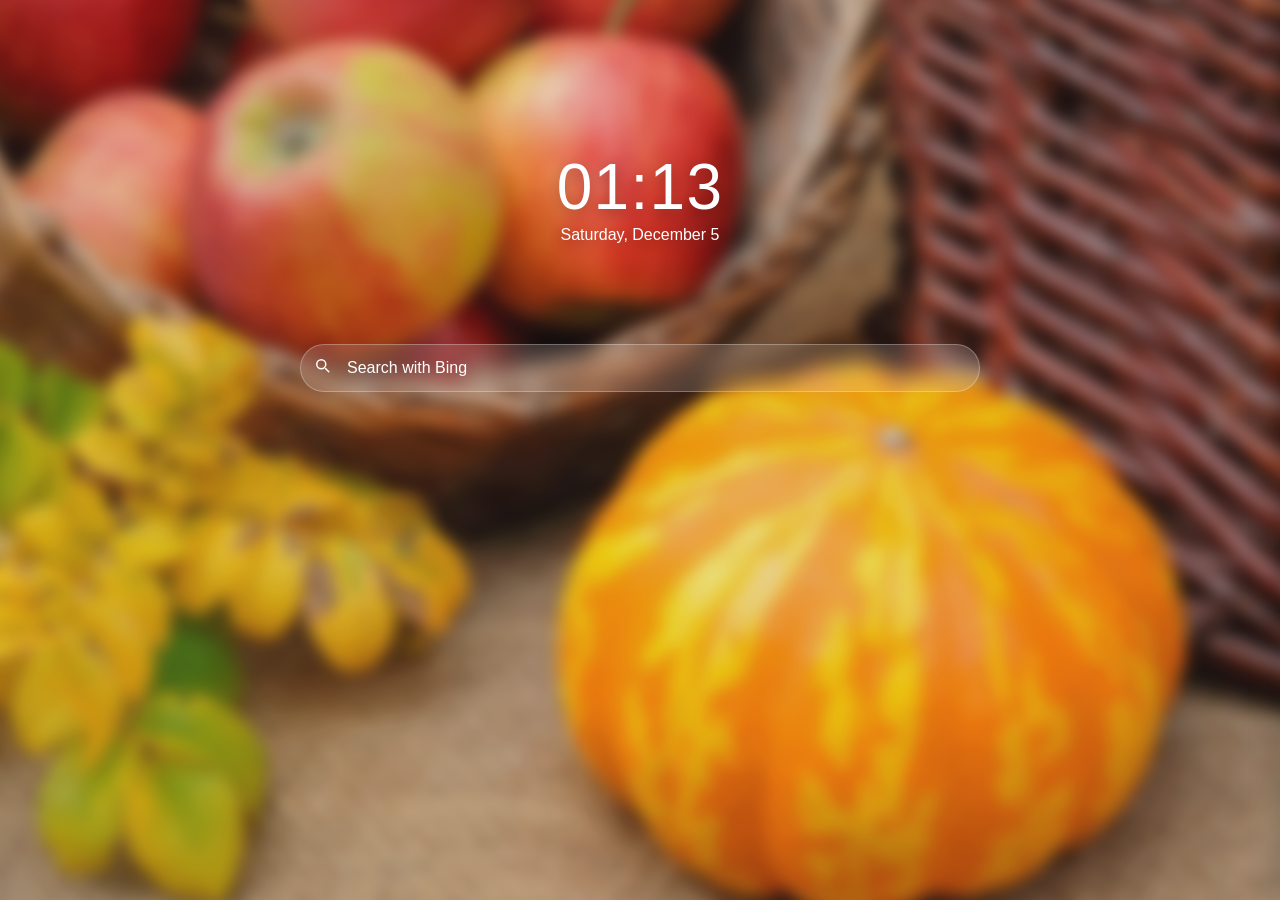
<file: versions/v0.10.0/index.html>
<!DOCTYPE html>
<html lang="zh-CN">
<head>
  <meta charset="UTF-8">
  <meta name="viewport" content="width=device-width, initial-scale=1.0">
  <title data-i18n="app.title">新标签页</title>
  <meta name="version" content="0.10.0">
  <link rel="icon" href="data:image/svg+xml,%3Csvg xmlns='http://www.w3.org/2000/svg' viewBox='0 0 64 64'%3E%3Ccircle cx='30' cy='34' r='22' fill='%23f7d54d'/%3E%3Cpath d='M34 12c8-9 18-6 20-5-1 9-9 15-20 5z' fill='%2358a36c'/%3E%3C/svg%3E">

  <!-- 首屏兜底色；外部引导脚本会在样式加载前写入主题。 -->
  <style>
    html, body { background-color: #1a1a2e !important; }
    html[data-theme="light"], html[data-theme="light"] body { background-color: #f0f0f5 !important; }
  </style>
  <script src="bootstrap.js"></script>

  <!-- 默认背景始终来自本地，无远程预连接。 -->
  <link rel="preload" as="image" href="pumpkin-8384698_960_720.jpg">
  <link rel="stylesheet" href="index.css">
</head>
<body>
  <video id="background-video" class="background-video" autoplay muted loop playsinline preload="metadata" aria-hidden="true" tabindex="-1"></video>
  <main class="page">
    <h1 id="clock">00:00</h1>
    <p id="date-label"></p>

    <div class="search-panel">
      <div class="search-box">
        <button type="button" class="search-icon" id="search-icon-btn" aria-label="选择搜索引擎" data-i18n-aria-label="search.chooseEngine" aria-controls="search-dropdown" aria-expanded="false">
          <svg class="search-icon-svg" width="18" height="18" viewBox="0 0 24 24" xmlns="http://www.w3.org/2000/svg" aria-hidden="true" focusable="false">
            <path d="M21 21l-4.35-4.35" stroke="currentColor" stroke-width="2" stroke-linecap="round" stroke-linejoin="round" fill="none"/>
            <circle cx="11" cy="11" r="6" stroke="currentColor" stroke-width="2" stroke-linecap="round" stroke-linejoin="round" fill="none"/>
          </svg>
        </button>
        <input class="search-input" id="search-input" autocomplete="off" spellcheck="false" type="text" aria-label="搜索" data-i18n-aria-label="search.label">
        <div class="search-dropdown" id="search-dropdown" role="menu" aria-label="搜索引擎" data-i18n-aria-label="search.engines"></div>
      </div>
    </div>

  </main>

  <!-- 设置按钮：右下角，hover 热区显示 -->
  <div class="settings-trigger-wrap">
    <button type="button" id="settings-trigger" class="settings-trigger" aria-label="打开设置" title="设置" data-i18n-aria-label="settings.open" data-i18n-title="settings.title">
      <svg xmlns="http://www.w3.org/2000/svg" fill="none" viewBox="0 0 24 24" stroke-width="1.5" stroke="currentColor" class="settings-trigger-icon">
        <path stroke-linecap="round" stroke-linejoin="round" d="M10.343 3.94c.09-.542.56-.94 1.11-.94h1.093c.55 0 1.02.398 1.11.94l.149.894c.07.424.384.764.78.93.398.164.855.142 1.205-.108l.737-.527a1.125 1.125 0 0 1 1.45.12l.773.774c.39.389.44 1.002.12 1.45l-.527.737c-.25.35-.272.806-.107 1.204.165.397.505.71.93.78l.893.15c.543.09.94.559.94 1.109v1.094c0 .55-.397 1.02-.94 1.11l-.894.149c-.424.07-.764.383-.929.78-.165.398-.143.854.107 1.204l.527.738c.32.447.269 1.06-.12 1.45l-.774.773a1.125 1.125 0 0 1-1.449.12l-.738-.527c-.35-.25-.806-.272-1.203-.107-.398.165-.71.505-.781.929l-.149.894c-.09.542-.56.94-1.11.94h-1.094c-.55 0-1.019-.398-1.11-.94l-.148-.894c-.071-.424-.384-.764-.781-.93-.398-.164-.854-.142-1.204.108l-.738.527c-.447.32-1.06.269-1.45-.12l-.773-.774a1.125 1.125 0 0 1-.12-1.45l.527-.737c.25-.35.272-.806.108-1.204-.165-.397-.506-.71-.93-.78l-.894-.15c-.542-.09-.94-.56-.94-1.109v-1.094c0-.55.398-1.02.94-1.11l.894-.149c.424-.07.765-.383.93-.78.165-.398.143-.854-.108-1.204l-.526-.738a1.125 1.125 0 0 1 .12-1.45l.773-.773a1.125 1.125 0 0 1 1.45-.12l.737.527c.35.25.807.272 1.204.107.397-.165.71-.505.78-.929l.15-.894Z" />
        <path stroke-linecap="round" stroke-linejoin="round" d="M15 12a3 3 0 1 1-6 0 3 3 0 0 1 6 0Z" />
      </svg>
    </button>
  </div>

  <!-- 设置面板：右侧滑出 -->
  <aside id="settings-panel" class="settings-panel" role="dialog" aria-modal="true" aria-label="设置" data-i18n-aria-label="settings.title" aria-hidden="true" inert>
    <div class="settings-panel-header">
      <span class="settings-panel-title" data-i18n="settings.title">设置</span>
      <button type="button" id="settings-close" class="settings-panel-close" aria-label="关闭设置" title="关闭设置" data-i18n-aria-label="settings.close" data-i18n-title="settings.close">
        <svg width="18" height="18" viewBox="0 0 24 24" fill="none" stroke="currentColor" stroke-width="2" aria-hidden="true"><path d="M6 6l12 12M18 6L6 18"/></svg>
      </button>
    </div>
    <div class="settings-panel-inner" id="settings-panel-inner">
      <!-- 设置项容器：后续扩展用 -->
      <div class="settings-items" id="settings-items"></div>
    </div>
  </aside>

  <script src="i18n/i18n.js"></script>
  <script src="i18n/en.js"></script>
  <script src="i18n/ja.js"></script>
  <script src="i18n/ko.js"></script>
  <script src="i18n/zh-CN.js"></script>
  <script src="i18n/zh-TW.js"></script>
  <script src="index.js"></script>
</body>
</html>
</file>
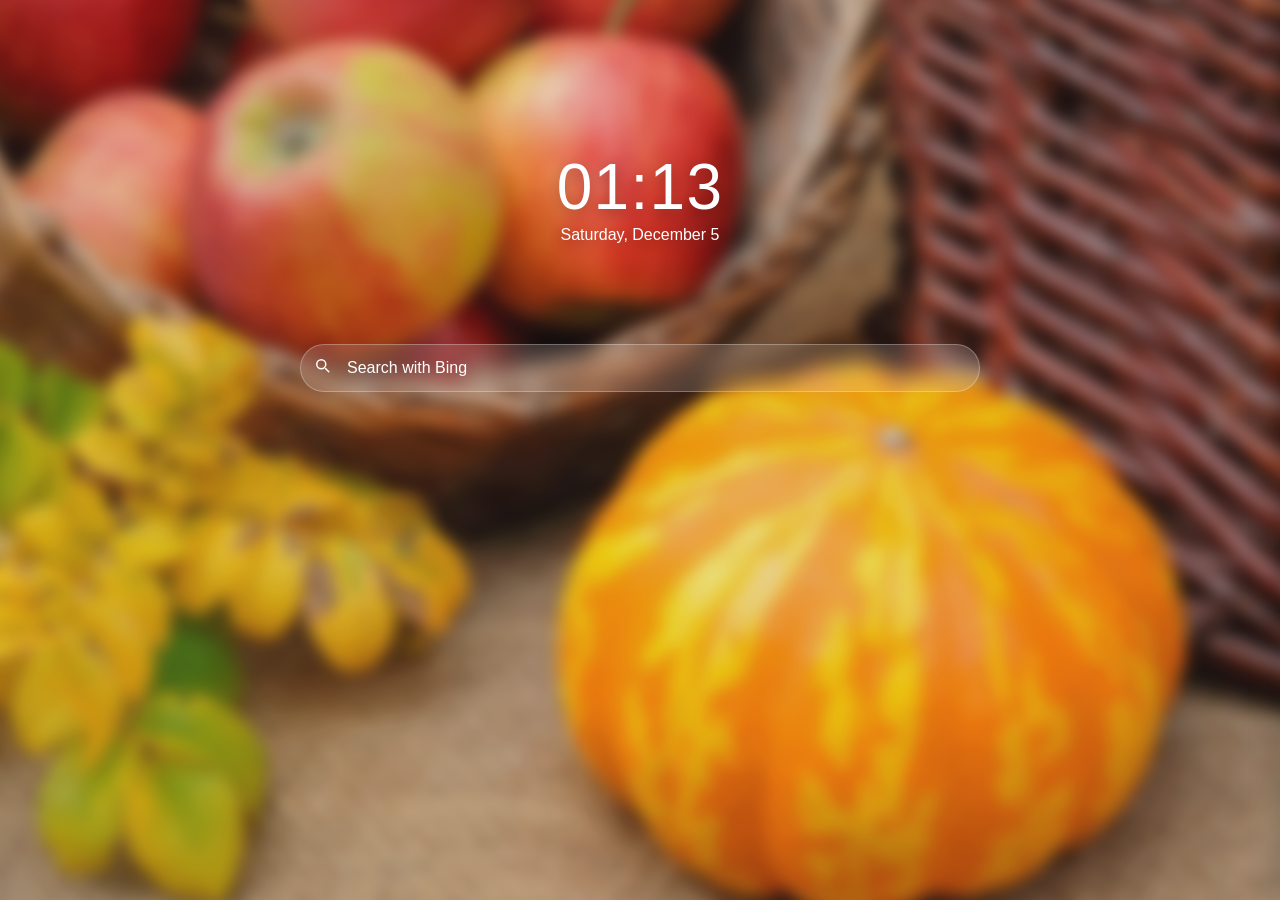
<file: versions/v0.11.0/index.html>
<!DOCTYPE html>
<html lang="zh-CN">
<head>
  <meta charset="UTF-8">
  <meta name="viewport" content="width=device-width, initial-scale=1.0">
  <title data-i18n="app.title">新标签页</title>
  <meta name="version" content="0.11.0">
  <link rel="icon" href="data:image/svg+xml,%3Csvg xmlns='http://www.w3.org/2000/svg' viewBox='0 0 64 64'%3E%3Ccircle cx='30' cy='34' r='22' fill='%23f7d54d'/%3E%3Cpath d='M34 12c8-9 18-6 20-5-1 9-9 15-20 5z' fill='%2358a36c'/%3E%3C/svg%3E">

  <!-- 首屏兜底色；外部引导脚本会在样式加载前写入主题。 -->
  <style>
    html, body { background-color: #1a1a2e !important; }
    html[data-theme="light"], html[data-theme="light"] body { background-color: #f0f0f5 !important; }
  </style>
  <script src="bootstrap.js"></script>

  <!-- 默认背景始终来自本地，无远程预连接。 -->
  <link rel="preload" as="image" href="pumpkin-8384698_960_720.jpg">
  <link rel="stylesheet" href="index.css">
</head>
<body>
  <video id="background-video" class="background-video" autoplay muted loop playsinline preload="metadata" aria-hidden="true" tabindex="-1"></video>
  <main class="page">
    <h1 id="clock">00:00</h1>
    <p id="date-label"></p>

    <div class="search-panel">
      <div class="search-box">
        <button type="button" class="search-icon" id="search-icon-btn" aria-label="选择搜索引擎" data-i18n-aria-label="search.chooseEngine" aria-controls="search-dropdown" aria-expanded="false">
          <svg class="search-icon-svg" width="18" height="18" viewBox="0 0 24 24" xmlns="http://www.w3.org/2000/svg" aria-hidden="true" focusable="false">
            <path d="M21 21l-4.35-4.35" stroke="currentColor" stroke-width="2" stroke-linecap="round" stroke-linejoin="round" fill="none"/>
            <circle cx="11" cy="11" r="6" stroke="currentColor" stroke-width="2" stroke-linecap="round" stroke-linejoin="round" fill="none"/>
          </svg>
        </button>
        <input class="search-input" id="search-input" autocomplete="off" spellcheck="false" type="text" aria-label="搜索" data-i18n-aria-label="search.label">
        <div class="search-dropdown" id="search-dropdown" role="menu" aria-label="搜索引擎" data-i18n-aria-label="search.engines"></div>
      </div>
    </div>

  </main>

  <!-- 设置按钮：右下角，hover 热区显示 -->
  <div class="settings-trigger-wrap">
    <button type="button" id="settings-trigger" class="settings-trigger" aria-label="打开设置" title="设置" data-i18n-aria-label="settings.open" data-i18n-title="settings.title">
      <svg xmlns="http://www.w3.org/2000/svg" fill="none" viewBox="0 0 24 24" stroke-width="1.5" stroke="currentColor" class="settings-trigger-icon">
        <path stroke-linecap="round" stroke-linejoin="round" d="M10.343 3.94c.09-.542.56-.94 1.11-.94h1.093c.55 0 1.02.398 1.11.94l.149.894c.07.424.384.764.78.93.398.164.855.142 1.205-.108l.737-.527a1.125 1.125 0 0 1 1.45.12l.773.774c.39.389.44 1.002.12 1.45l-.527.737c-.25.35-.272.806-.107 1.204.165.397.505.71.93.78l.893.15c.543.09.94.559.94 1.109v1.094c0 .55-.397 1.02-.94 1.11l-.894.149c-.424.07-.764.383-.929.78-.165.398-.143.854.107 1.204l.527.738c.32.447.269 1.06-.12 1.45l-.774.773a1.125 1.125 0 0 1-1.449.12l-.738-.527c-.35-.25-.806-.272-1.203-.107-.398.165-.71.505-.781.929l-.149.894c-.09.542-.56.94-1.11.94h-1.094c-.55 0-1.019-.398-1.11-.94l-.148-.894c-.071-.424-.384-.764-.781-.93-.398-.164-.854-.142-1.204.108l-.738.527c-.447.32-1.06.269-1.45-.12l-.773-.774a1.125 1.125 0 0 1-.12-1.45l.527-.737c.25-.35.272-.806.108-1.204-.165-.397-.506-.71-.93-.78l-.894-.15c-.542-.09-.94-.56-.94-1.109v-1.094c0-.55.398-1.02.94-1.11l.894-.149c.424-.07.765-.383.93-.78.165-.398.143-.854-.108-1.204l-.526-.738a1.125 1.125 0 0 1 .12-1.45l.773-.773a1.125 1.125 0 0 1 1.45-.12l.737.527c.35.25.807.272 1.204.107.397-.165.71-.505.78-.929l.15-.894Z" />
        <path stroke-linecap="round" stroke-linejoin="round" d="M15 12a3 3 0 1 1-6 0 3 3 0 0 1 6 0Z" />
      </svg>
    </button>
  </div>

  <!-- 设置面板：右侧滑出 -->
  <aside id="settings-panel" class="settings-panel" role="dialog" aria-modal="true" aria-label="设置" data-i18n-aria-label="settings.title" aria-hidden="true" inert>
    <div class="settings-panel-header">
      <span class="settings-panel-title" data-i18n="settings.title">设置</span>
      <button type="button" id="settings-close" class="settings-panel-close" aria-label="关闭设置" title="关闭设置" data-i18n-aria-label="settings.close" data-i18n-title="settings.close">
        <svg width="18" height="18" viewBox="0 0 24 24" fill="none" stroke="currentColor" stroke-width="2" aria-hidden="true"><path d="M6 6l12 12M18 6L6 18"/></svg>
      </button>
    </div>
    <div class="settings-panel-inner" id="settings-panel-inner">
      <!-- 设置项容器：后续扩展用 -->
      <div class="settings-items" id="settings-items"></div>
    </div>
  </aside>

  <script src="i18n/i18n.js"></script>
  <script src="i18n/en.js"></script>
  <script src="i18n/ja.js"></script>
  <script src="i18n/ko.js"></script>
  <script src="i18n/zh-CN.js"></script>
  <script src="i18n/zh-TW.js"></script>
  <script src="i18n/ru.js"></script>
  <script src="i18n/es.js"></script>
  <script src="i18n/ar.js"></script>
  <script src="index.js"></script>
</body>
</html>
</file>
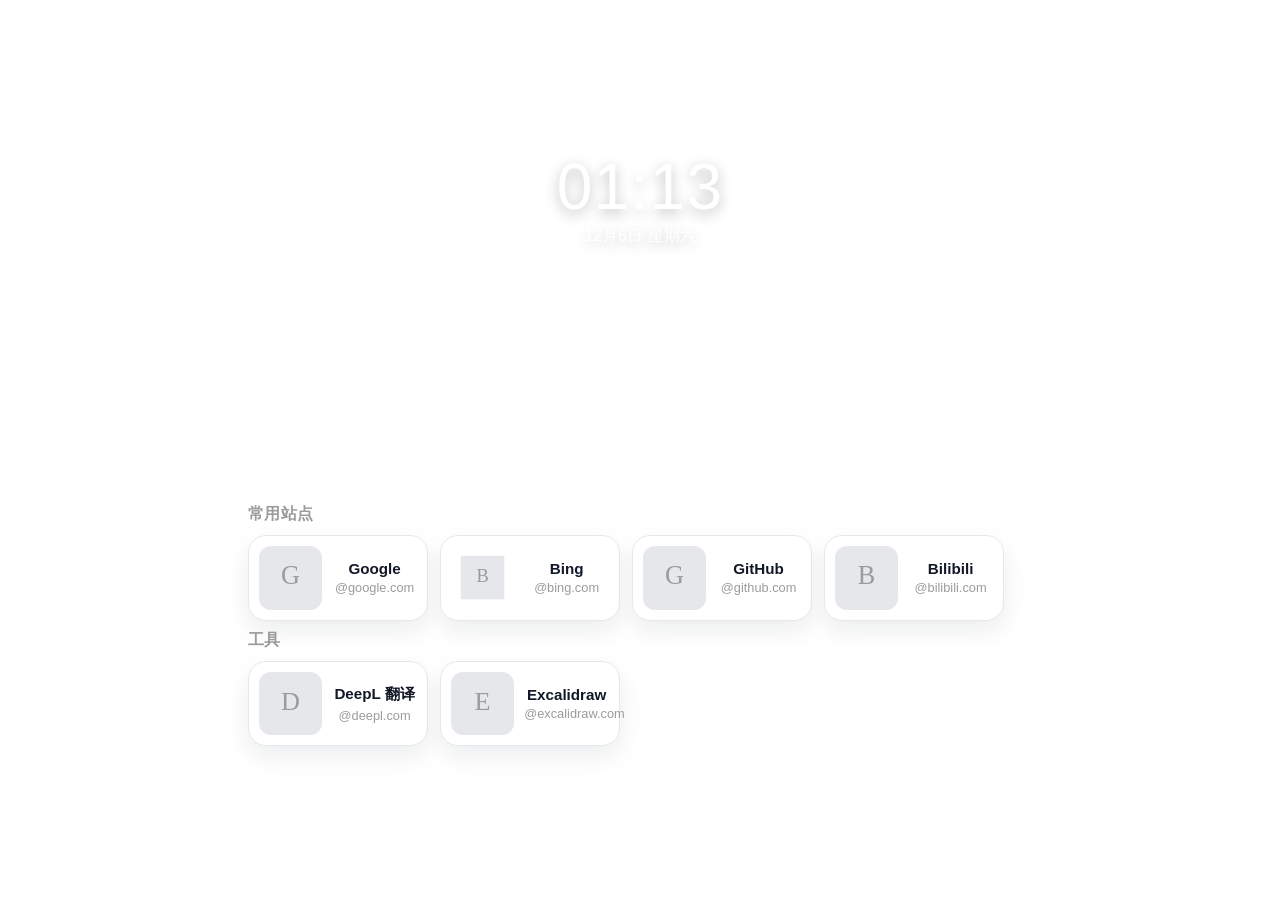
<file: versions/v0.3.0/index.html>
<!DOCTYPE html>
<html lang="zh-CN">
<head>
  <meta charset="UTF-8">
  <meta name="viewport" content="width=device-width, initial-scale=1.0">
  <title>新标签页</title>
  <meta name="version" content="0.3">
  <link rel="stylesheet" href="index.css">
</head>
<body>
  <main class="page">
    <h1 id="clock">00:00</h1>
    <p id="date-label">月日星期日</p>

    <div class="search-panel">
      <div class="search-box">
        <button type="button" class="search-icon" aria-label="选择搜索引擎">
          <svg class="search-icon-svg" width="18" height="18" viewBox="0 0 24 24" xmlns="http://www.w3.org/2000/svg" aria-hidden="true" focusable="false">
            <path d="M21 21l-4.35-4.35" stroke="currentColor" stroke-width="2" stroke-linecap="round" stroke-linejoin="round" fill="none"/>
            <circle cx="11" cy="11" r="6" stroke="currentColor" stroke-width="2" stroke-linecap="round" stroke-linejoin="round" fill="none"/>
          </svg>
        </button>
        <input class="search-input" type="text" aria-label="搜索">
        <div class="search-dropdown"></div>
      </div>
    </div>

  </main>

  <!-- 设置按钮：右下角，hover 热区显示 -->
  <div class="settings-trigger-wrap">
    <button type="button" id="settings-trigger" class="settings-trigger" aria-label="打开设置" title="设置">
      <svg xmlns="http://www.w3.org/2000/svg" fill="none" viewBox="0 0 24 24" stroke-width="1.5" stroke="currentColor" class="settings-trigger-icon">
        <path stroke-linecap="round" stroke-linejoin="round" d="M10.343 3.94c.09-.542.56-.94 1.11-.94h1.093c.55 0 1.02.398 1.11.94l.149.894c.07.424.384.764.78.93.398.164.855.142 1.205-.108l.737-.527a1.125 1.125 0 0 1 1.45.12l.773.774c.39.389.44 1.002.12 1.45l-.527.737c-.25.35-.272.806-.107 1.204.165.397.505.71.93.78l.893.15c.543.09.94.559.94 1.109v1.094c0 .55-.397 1.02-.94 1.11l-.894.149c-.424.07-.764.383-.929.78-.165.398-.143.854.107 1.204l.527.738c.32.447.269 1.06-.12 1.45l-.774.773a1.125 1.125 0 0 1-1.449.12l-.738-.527c-.35-.25-.806-.272-1.203-.107-.398.165-.71.505-.781.929l-.149.894c-.09.542-.56.94-1.11.94h-1.094c-.55 0-1.019-.398-1.11-.94l-.148-.894c-.071-.424-.384-.764-.781-.93-.398-.164-.854-.142-1.204.108l-.738.527c-.447.32-1.06.269-1.45-.12l-.773-.774a1.125 1.125 0 0 1-.12-1.45l.527-.737c.25-.35.272-.806.108-1.204-.165-.397-.506-.71-.93-.78l-.894-.15c-.542-.09-.94-.56-.94-1.109v-1.094c0-.55.398-1.02.94-1.11l.894-.149c.424-.07.765-.383.93-.78.165-.398.143-.854-.108-1.204l-.526-.738a1.125 1.125 0 0 1 .12-1.45l.773-.773a1.125 1.125 0 0 1 1.45-.12l.737.527c.35.25.807.272 1.204.107.397-.165.71-.505.78-.929l.15-.894Z" />
        <path stroke-linecap="round" stroke-linejoin="round" d="M15 12a3 3 0 1 1-6 0 3 3 0 0 1 6 0Z" />
      </svg>
    </button>
  </div>

  <!-- 设置面板：右侧滑出 -->
  <aside id="settings-panel" class="settings-panel">
    <div class="settings-panel-inner">
      <!-- 设置项容器：后续扩展用 -->
      <div class="settings-items" id="settings-items"></div>
    </div>
  </aside>

  <script src="index.js"></script>
</body>
</html>
</file>
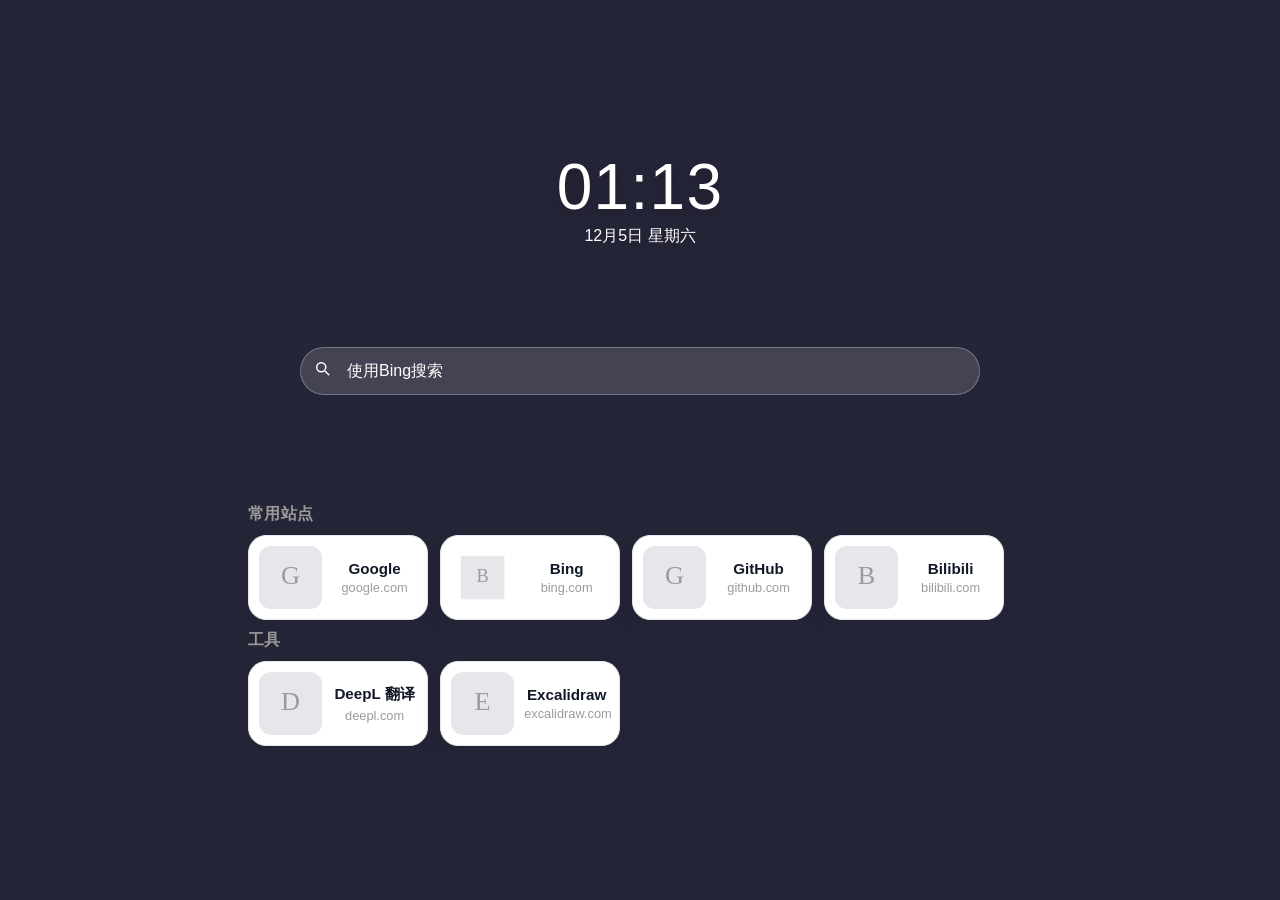
<file: versions/v0.4.0-预发布版/index.html>
<!DOCTYPE html>
<html lang="zh-CN">
<head>
<style>
  html, body { background-color: #1a1a2e !important; }
</style>
<script>
(function(){
  try {
    var cfg = localStorage.getItem('lemon_newtab_config');
    var theme = 'auto';
    if (cfg) {
      var parsed = JSON.parse(cfg);
      if (parsed.theme) theme = parsed.theme;
    }
    var isDark = theme === 'dark' || (theme === 'auto' && window.matchMedia('(prefers-color-scheme: dark)').matches);
    document.documentElement.style.backgroundColor = isDark ? '#1a1a2e' : '#f0f0f5';
    document.body.style.backgroundColor = isDark ? '#1a1a2e' : '#f0f0f5';
  } catch(e) {}
})();
</script>

  <meta charset="UTF-8">
  <meta name="viewport" content="width=device-width, initial-scale=1.0">
  <title>新标签页</title>
  <meta name="version" content="0.3">

  <!-- 预加载本地背景图：浏览器解析到此处立即开始加载，优先级最高 -->
  <link rel="preload" as="image" href="pumpkin-8384698_960_720.jpg">

  <link rel="stylesheet" href="index.css">

  <!-- 覆盖 CSS 中 :root { --bg-image: none }，确保 body::before 一渲染就显示本地图片 -->
  <style>:root { --bg-image: url('pumpkin-8384698_960_720.jpg'); }</style>

  <link rel="preconnect" href="https://cdn.pixabay.com">
</head>
<body>
  <main class="page">
    <h1 id="clock">00:00</h1>
    <p id="date-label">月日星期日</p>

    <div class="search-panel">
      <div class="search-box">
        <button type="button" class="search-icon" id="search-icon-btn" aria-label="选择搜索引擎">
          <svg class="search-icon-svg" width="18" height="18" viewBox="0 0 24 24" xmlns="http://www.w3.org/2000/svg" aria-hidden="true" focusable="false">
            <path d="M21 21l-4.35-4.35" stroke="currentColor" stroke-width="2" stroke-linecap="round" stroke-linejoin="round" fill="none"/>
            <circle cx="11" cy="11" r="6" stroke="currentColor" stroke-width="2" stroke-linecap="round" stroke-linejoin="round" fill="none"/>
          </svg>
        </button>
        <input class="search-input" id="search-input" autocomplete="off" spellcheck="false" type="text" aria-label="搜索">
        <div class="search-dropdown" id="search-dropdown"></div>
      </div>
    </div>

  </main>

  <!-- 设置按钮：右下角，hover 热区显示 -->
  <div class="settings-trigger-wrap">
    <button type="button" id="settings-trigger" class="settings-trigger" aria-label="打开设置" title="设置">
      <svg xmlns="http://www.w3.org/2000/svg" fill="none" viewBox="0 0 24 24" stroke-width="1.5" stroke="currentColor" class="settings-trigger-icon">
        <path stroke-linecap="round" stroke-linejoin="round" d="M10.343 3.94c.09-.542.56-.94 1.11-.94h1.093c.55 0 1.02.398 1.11.94l.149.894c.07.424.384.764.78.93.398.164.855.142 1.205-.108l.737-.527a1.125 1.125 0 0 1 1.45.12l.773.774c.39.389.44 1.002.12 1.45l-.527.737c-.25.35-.272.806-.107 1.204.165.397.505.71.93.78l.893.15c.543.09.94.559.94 1.109v1.094c0 .55-.397 1.02-.94 1.11l-.894.149c-.424.07-.764.383-.929.78-.165.398-.143.854.107 1.204l.527.738c.32.447.269 1.06-.12 1.45l-.774.773a1.125 1.125 0 0 1-1.449.12l-.738-.527c-.35-.25-.806-.272-1.203-.107-.398.165-.71.505-.781.929l-.149.894c-.09.542-.56.94-1.11.94h-1.094c-.55 0-1.019-.398-1.11-.94l-.148-.894c-.071-.424-.384-.764-.781-.93-.398-.164-.854-.142-1.204.108l-.738.527c-.447.32-1.06.269-1.45-.12l-.773-.774a1.125 1.125 0 0 1-.12-1.45l.527-.737c.25-.35.272-.806.108-1.204-.165-.397-.506-.71-.93-.78l-.894-.15c-.542-.09-.94-.56-.94-1.109v-1.094c0-.55.398-1.02.94-1.11l.894-.149c.424-.07.765-.383.93-.78.165-.398.143-.854-.108-1.204l-.526-.738a1.125 1.125 0 0 1 .12-1.45l.773-.773a1.125 1.125 0 0 1 1.45-.12l.737.527c.35.25.807.272 1.204.107.397-.165.71-.505.78-.929l.15-.894Z" />
        <path stroke-linecap="round" stroke-linejoin="round" d="M15 12a3 3 0 1 1-6 0 3 3 0 0 1 6 0Z" />
      </svg>
    </button>
  </div>

  <!-- 设置面板：右侧滑出 -->
  <aside id="settings-panel" class="settings-panel">
    <div class="settings-panel-inner" id="settings-panel-inner">
      <!-- 设置项容器：后续扩展用 -->
      <div class="settings-items" id="settings-items"></div>
    </div>
  </aside>

  <script src="index.js"></script>
</body>
</html>
</file>
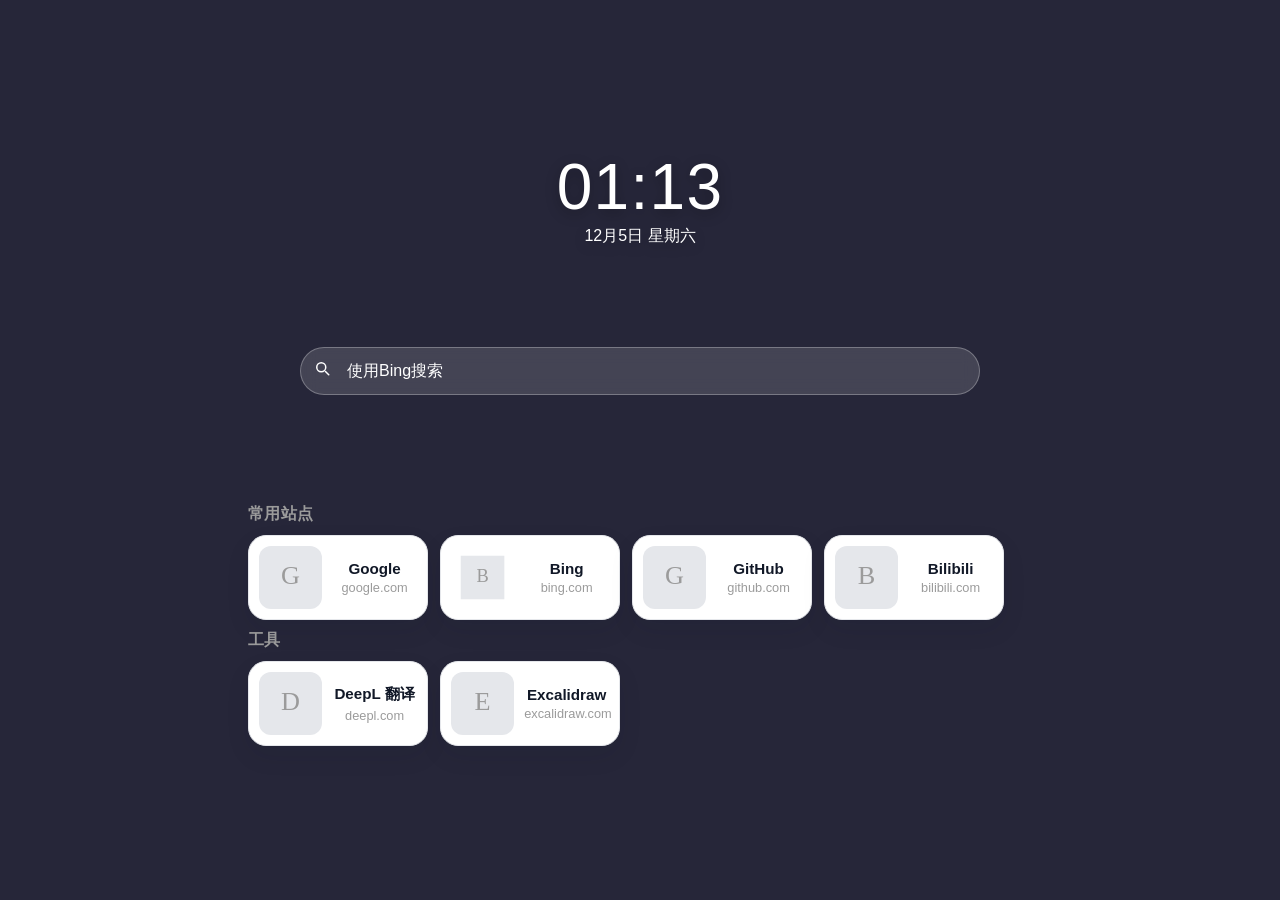
<file: versions/v0.5.0-真实场景设置更新/index.html>
<!DOCTYPE html>
<html lang="zh-CN">
<head>
<style>
  html, body { background-color: #1a1a2e !important; }
</style>
<script>
(function(){
  try {
    var cfg = localStorage.getItem('lemon_newtab_config');
    var theme = 'auto';
    if (cfg) {
      var parsed = JSON.parse(cfg);
      if (parsed.theme) theme = parsed.theme;
    }
    var isDark = theme === 'dark' || (theme === 'auto' && window.matchMedia('(prefers-color-scheme: dark)').matches);
    document.documentElement.style.backgroundColor = isDark ? '#1a1a2e' : '#f0f0f5';
    document.body.style.backgroundColor = isDark ? '#1a1a2e' : '#f0f0f5';
  } catch(e) {}
})();
</script>

  <meta charset="UTF-8">
  <meta name="viewport" content="width=device-width, initial-scale=1.0">
  <title>新标签页</title>
  <meta name="version" content="0.3">

  <!-- 预加载本地背景图：浏览器解析到此处立即开始加载，优先级最高 -->
  <link rel="preload" as="image" href="pumpkin-8384698_960_720.jpg">

  <link rel="stylesheet" href="index.css">

  <link rel="preconnect" href="https://cdn.pixabay.com">
</head>
<body>
  <main class="page">
    <h1 id="clock">00:00</h1>
    <p id="date-label">月日星期日</p>

    <div class="search-panel">
      <div class="search-box">
        <button type="button" class="search-icon" id="search-icon-btn" aria-label="选择搜索引擎">
          <svg class="search-icon-svg" width="18" height="18" viewBox="0 0 24 24" xmlns="http://www.w3.org/2000/svg" aria-hidden="true" focusable="false">
            <path d="M21 21l-4.35-4.35" stroke="currentColor" stroke-width="2" stroke-linecap="round" stroke-linejoin="round" fill="none"/>
            <circle cx="11" cy="11" r="6" stroke="currentColor" stroke-width="2" stroke-linecap="round" stroke-linejoin="round" fill="none"/>
          </svg>
        </button>
        <input class="search-input" id="search-input" autocomplete="off" spellcheck="false" type="text" aria-label="搜索">
        <div class="search-dropdown" id="search-dropdown"></div>
      </div>
    </div>

  </main>

  <!-- 设置按钮：右下角，hover 热区显示 -->
  <div class="settings-trigger-wrap">
    <button type="button" id="settings-trigger" class="settings-trigger" aria-label="打开设置" title="设置">
      <svg xmlns="http://www.w3.org/2000/svg" fill="none" viewBox="0 0 24 24" stroke-width="1.5" stroke="currentColor" class="settings-trigger-icon">
        <path stroke-linecap="round" stroke-linejoin="round" d="M10.343 3.94c.09-.542.56-.94 1.11-.94h1.093c.55 0 1.02.398 1.11.94l.149.894c.07.424.384.764.78.93.398.164.855.142 1.205-.108l.737-.527a1.125 1.125 0 0 1 1.45.12l.773.774c.39.389.44 1.002.12 1.45l-.527.737c-.25.35-.272.806-.107 1.204.165.397.505.71.93.78l.893.15c.543.09.94.559.94 1.109v1.094c0 .55-.397 1.02-.94 1.11l-.894.149c-.424.07-.764.383-.929.78-.165.398-.143.854.107 1.204l.527.738c.32.447.269 1.06-.12 1.45l-.774.773a1.125 1.125 0 0 1-1.449.12l-.738-.527c-.35-.25-.806-.272-1.203-.107-.398.165-.71.505-.781.929l-.149.894c-.09.542-.56.94-1.11.94h-1.094c-.55 0-1.019-.398-1.11-.94l-.148-.894c-.071-.424-.384-.764-.781-.93-.398-.164-.854-.142-1.204.108l-.738.527c-.447.32-1.06.269-1.45-.12l-.773-.774a1.125 1.125 0 0 1-.12-1.45l.527-.737c.25-.35.272-.806.108-1.204-.165-.397-.506-.71-.93-.78l-.894-.15c-.542-.09-.94-.56-.94-1.109v-1.094c0-.55.398-1.02.94-1.11l.894-.149c.424-.07.765-.383.93-.78.165-.398.143-.854-.108-1.204l-.526-.738a1.125 1.125 0 0 1 .12-1.45l.773-.773a1.125 1.125 0 0 1 1.45-.12l.737.527c.35.25.807.272 1.204.107.397-.165.71-.505.78-.929l.15-.894Z" />
        <path stroke-linecap="round" stroke-linejoin="round" d="M15 12a3 3 0 1 1-6 0 3 3 0 0 1 6 0Z" />
      </svg>
    </button>
  </div>

  <!-- 设置面板：右侧滑出 -->
  <aside id="settings-panel" class="settings-panel">
    <div class="settings-panel-inner" id="settings-panel-inner">
      <!-- 设置项容器：后续扩展用 -->
      <div class="settings-items" id="settings-items"></div>
    </div>
  </aside>

  <script src="index.js"></script>
</body>
</html>
</file>
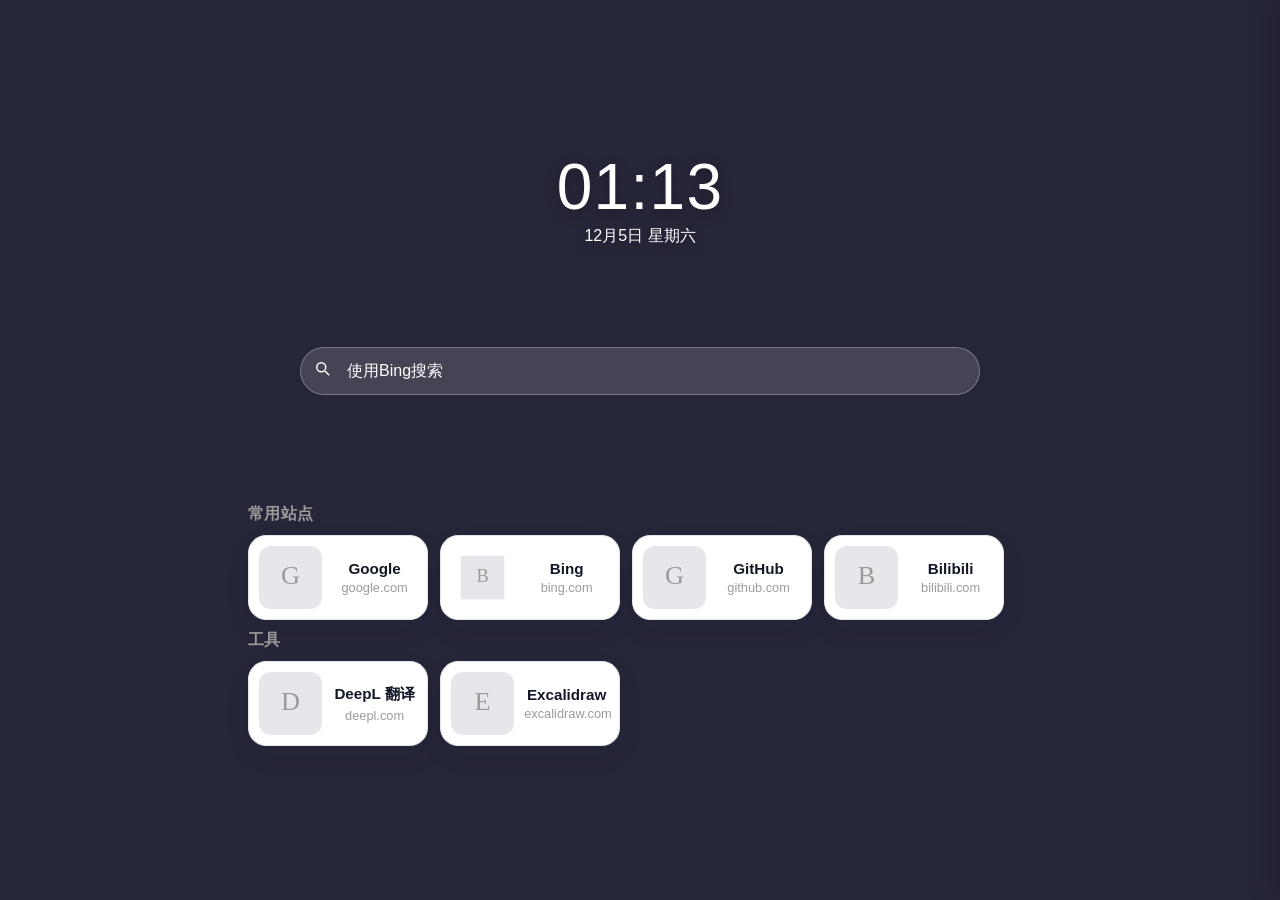
<file: versions/v0.7.0/index.html>
<!DOCTYPE html>
<html lang="zh-CN">
<head>
<style>
  html, body { background-color: #1a1a2e !important; }
</style>
<script>
(function(){
  try {
    // 优先读主题镜像：配置本体在 chrome.storage.local（异步，此处读不到），
    // index.js 每次应用主题时会同步写一份镜像到 localStorage 供首屏使用
    var theme = localStorage.getItem('lemon_newtab_theme');
    if (!theme) {
      // 兼容旧版本：配置整体还在 localStorage 时直接读
      var cfg = localStorage.getItem('lemon_newtab_config');
      if (cfg) {
        var parsed = JSON.parse(cfg);
        if (parsed.theme) theme = parsed.theme;
      }
    }
    if (theme !== 'light' && theme !== 'dark' && theme !== 'auto') theme = 'auto';
    var isDark = theme === 'dark' || (theme === 'auto' && window.matchMedia('(prefers-color-scheme: dark)').matches);
    var bg = isDark ? '#1a1a2e' : '#f0f0f5';
    // 必须带 important，否则压不过上方 <style> 里的 !important 兜底色
    document.documentElement.style.setProperty('background-color', bg, 'important');
    document.body.style.setProperty('background-color', bg, 'important');
  } catch(e) {}
})();
</script>

  <meta charset="UTF-8">
  <meta name="viewport" content="width=device-width, initial-scale=1.0">
  <title>新标签页</title>
  <meta name="version" content="0.7.0">

  <!-- 预加载本地背景图：浏览器解析到此处立即开始加载，优先级最高 -->
  <link rel="preload" as="image" href="pumpkin-8384698_960_720.jpg">

  <link rel="stylesheet" href="index.css">

  <link rel="preconnect" href="https://cdn.pixabay.com">
</head>
<body>
  <main class="page">
    <h1 id="clock">00:00</h1>
    <p id="date-label">月日星期日</p>

    <div class="search-panel">
      <div class="search-box">
        <button type="button" class="search-icon" id="search-icon-btn" aria-label="选择搜索引擎">
          <svg class="search-icon-svg" width="18" height="18" viewBox="0 0 24 24" xmlns="http://www.w3.org/2000/svg" aria-hidden="true" focusable="false">
            <path d="M21 21l-4.35-4.35" stroke="currentColor" stroke-width="2" stroke-linecap="round" stroke-linejoin="round" fill="none"/>
            <circle cx="11" cy="11" r="6" stroke="currentColor" stroke-width="2" stroke-linecap="round" stroke-linejoin="round" fill="none"/>
          </svg>
        </button>
        <input class="search-input" id="search-input" autocomplete="off" spellcheck="false" type="text" aria-label="搜索">
        <div class="search-dropdown" id="search-dropdown"></div>
      </div>
    </div>

  </main>

  <!-- 设置按钮：右下角，hover 热区显示 -->
  <div class="settings-trigger-wrap">
    <button type="button" id="settings-trigger" class="settings-trigger" aria-label="打开设置" title="设置">
      <svg xmlns="http://www.w3.org/2000/svg" fill="none" viewBox="0 0 24 24" stroke-width="1.5" stroke="currentColor" class="settings-trigger-icon">
        <path stroke-linecap="round" stroke-linejoin="round" d="M10.343 3.94c.09-.542.56-.94 1.11-.94h1.093c.55 0 1.02.398 1.11.94l.149.894c.07.424.384.764.78.93.398.164.855.142 1.205-.108l.737-.527a1.125 1.125 0 0 1 1.45.12l.773.774c.39.389.44 1.002.12 1.45l-.527.737c-.25.35-.272.806-.107 1.204.165.397.505.71.93.78l.893.15c.543.09.94.559.94 1.109v1.094c0 .55-.397 1.02-.94 1.11l-.894.149c-.424.07-.764.383-.929.78-.165.398-.143.854.107 1.204l.527.738c.32.447.269 1.06-.12 1.45l-.774.773a1.125 1.125 0 0 1-1.449.12l-.738-.527c-.35-.25-.806-.272-1.203-.107-.398.165-.71.505-.781.929l-.149.894c-.09.542-.56.94-1.11.94h-1.094c-.55 0-1.019-.398-1.11-.94l-.148-.894c-.071-.424-.384-.764-.781-.93-.398-.164-.854-.142-1.204.108l-.738.527c-.447.32-1.06.269-1.45-.12l-.773-.774a1.125 1.125 0 0 1-.12-1.45l.527-.737c.25-.35.272-.806.108-1.204-.165-.397-.506-.71-.93-.78l-.894-.15c-.542-.09-.94-.56-.94-1.109v-1.094c0-.55.398-1.02.94-1.11l.894-.149c.424-.07.765-.383.93-.78.165-.398.143-.854-.108-1.204l-.526-.738a1.125 1.125 0 0 1 .12-1.45l.773-.773a1.125 1.125 0 0 1 1.45-.12l.737.527c.35.25.807.272 1.204.107.397-.165.71-.505.78-.929l.15-.894Z" />
        <path stroke-linecap="round" stroke-linejoin="round" d="M15 12a3 3 0 1 1-6 0 3 3 0 0 1 6 0Z" />
      </svg>
    </button>
  </div>

  <!-- 设置面板：右侧滑出 -->
  <aside id="settings-panel" class="settings-panel">
    <div class="settings-panel-inner" id="settings-panel-inner">
      <!-- 设置项容器：后续扩展用 -->
      <div class="settings-items" id="settings-items"></div>
    </div>
  </aside>

  <script src="index.js"></script>
</body>
</html>
</file>
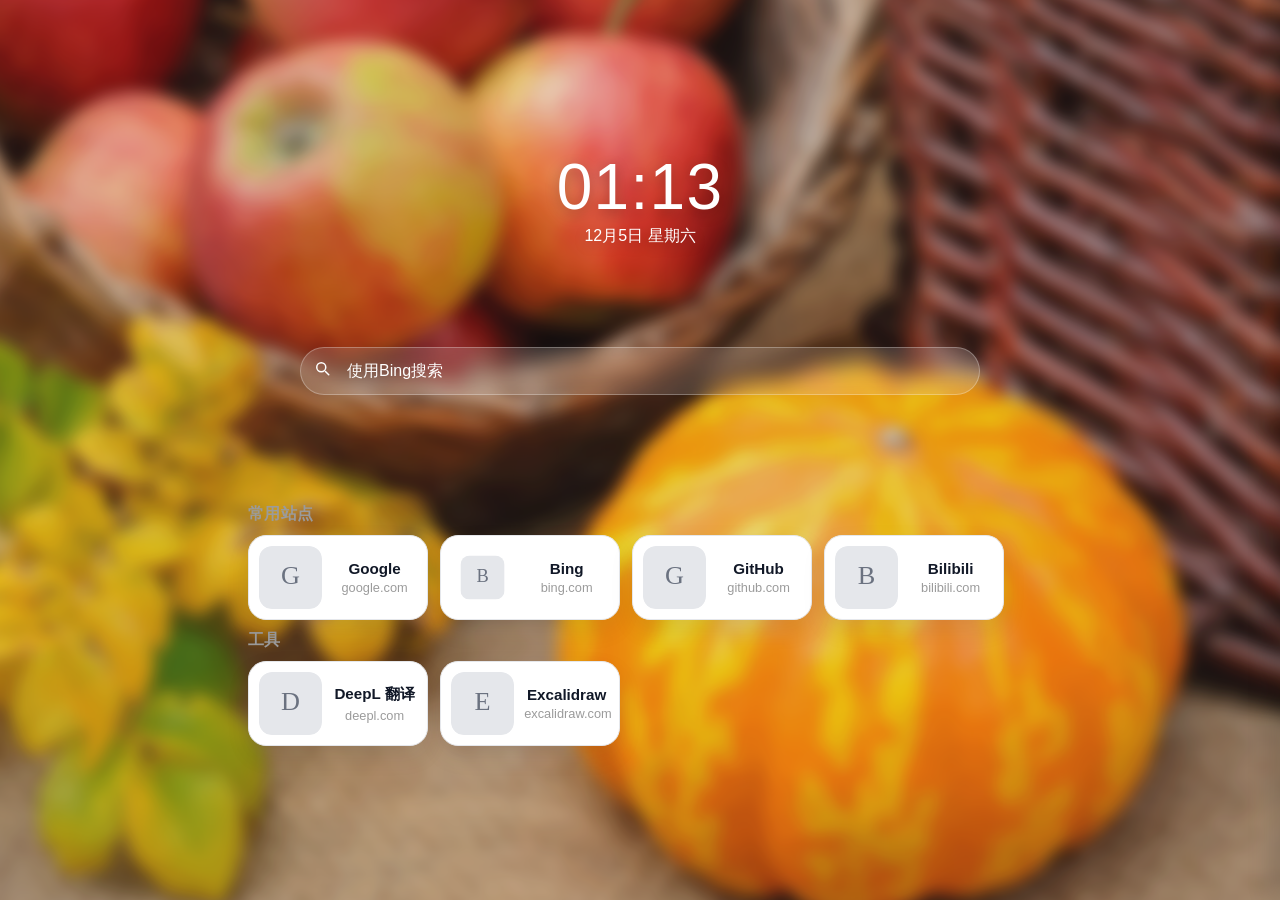
<file: versions/V0.8.2/index.html>
<!DOCTYPE html>
<html lang="zh-CN">
<head>
  <meta charset="UTF-8">
  <meta name="viewport" content="width=device-width, initial-scale=1.0">
  <title>新标签页</title>
  <meta name="version" content="0.8.2">
  <link rel="icon" href="data:image/svg+xml,%3Csvg xmlns='http://www.w3.org/2000/svg' viewBox='0 0 64 64'%3E%3Ccircle cx='30' cy='34' r='22' fill='%23f7d54d'/%3E%3Cpath d='M34 12c8-9 18-6 20-5-1 9-9 15-20 5z' fill='%2358a36c'/%3E%3C/svg%3E">

  <!-- 首屏兜底色；外部引导脚本会在样式加载前写入主题。 -->
  <style>
    html, body { background-color: #1a1a2e !important; }
    html[data-theme="light"], html[data-theme="light"] body { background-color: #f0f0f5 !important; }
  </style>
  <script src="bootstrap.js"></script>

  <!-- 默认背景始终来自本地，无远程预连接。 -->
  <link rel="preload" as="image" href="pumpkin-8384698_960_720.jpg">
  <link rel="stylesheet" href="index.css">
</head>
<body>
  <main class="page">
    <h1 id="clock">00:00</h1>
    <p id="date-label">月日星期日</p>

    <div class="search-panel">
      <div class="search-box">
        <button type="button" class="search-icon" id="search-icon-btn" aria-label="选择搜索引擎" aria-controls="search-dropdown" aria-expanded="false">
          <svg class="search-icon-svg" width="18" height="18" viewBox="0 0 24 24" xmlns="http://www.w3.org/2000/svg" aria-hidden="true" focusable="false">
            <path d="M21 21l-4.35-4.35" stroke="currentColor" stroke-width="2" stroke-linecap="round" stroke-linejoin="round" fill="none"/>
            <circle cx="11" cy="11" r="6" stroke="currentColor" stroke-width="2" stroke-linecap="round" stroke-linejoin="round" fill="none"/>
          </svg>
        </button>
        <input class="search-input" id="search-input" autocomplete="off" spellcheck="false" type="text" aria-label="搜索">
        <div class="search-dropdown" id="search-dropdown" role="menu" aria-label="搜索引擎"></div>
      </div>
    </div>

  </main>

  <!-- 设置按钮：右下角，hover 热区显示 -->
  <div class="settings-trigger-wrap">
    <button type="button" id="settings-trigger" class="settings-trigger" aria-label="打开设置" title="设置">
      <svg xmlns="http://www.w3.org/2000/svg" fill="none" viewBox="0 0 24 24" stroke-width="1.5" stroke="currentColor" class="settings-trigger-icon">
        <path stroke-linecap="round" stroke-linejoin="round" d="M10.343 3.94c.09-.542.56-.94 1.11-.94h1.093c.55 0 1.02.398 1.11.94l.149.894c.07.424.384.764.78.93.398.164.855.142 1.205-.108l.737-.527a1.125 1.125 0 0 1 1.45.12l.773.774c.39.389.44 1.002.12 1.45l-.527.737c-.25.35-.272.806-.107 1.204.165.397.505.71.93.78l.893.15c.543.09.94.559.94 1.109v1.094c0 .55-.397 1.02-.94 1.11l-.894.149c-.424.07-.764.383-.929.78-.165.398-.143.854.107 1.204l.527.738c.32.447.269 1.06-.12 1.45l-.774.773a1.125 1.125 0 0 1-1.449.12l-.738-.527c-.35-.25-.806-.272-1.203-.107-.398.165-.71.505-.781.929l-.149.894c-.09.542-.56.94-1.11.94h-1.094c-.55 0-1.019-.398-1.11-.94l-.148-.894c-.071-.424-.384-.764-.781-.93-.398-.164-.854-.142-1.204.108l-.738.527c-.447.32-1.06.269-1.45-.12l-.773-.774a1.125 1.125 0 0 1-.12-1.45l.527-.737c.25-.35.272-.806.108-1.204-.165-.397-.506-.71-.93-.78l-.894-.15c-.542-.09-.94-.56-.94-1.109v-1.094c0-.55.398-1.02.94-1.11l.894-.149c.424-.07.765-.383.93-.78.165-.398.143-.854-.108-1.204l-.526-.738a1.125 1.125 0 0 1 .12-1.45l.773-.773a1.125 1.125 0 0 1 1.45-.12l.737.527c.35.25.807.272 1.204.107.397-.165.71-.505.78-.929l.15-.894Z" />
        <path stroke-linecap="round" stroke-linejoin="round" d="M15 12a3 3 0 1 1-6 0 3 3 0 0 1 6 0Z" />
      </svg>
    </button>
  </div>

  <!-- 设置面板：右侧滑出 -->
  <aside id="settings-panel" class="settings-panel" role="dialog" aria-modal="true" aria-label="设置" aria-hidden="true" inert>
    <div class="settings-panel-header">
      <span class="settings-panel-title">设置</span>
      <button type="button" id="settings-close" class="settings-panel-close" aria-label="关闭设置" title="关闭">
        <svg width="18" height="18" viewBox="0 0 24 24" fill="none" stroke="currentColor" stroke-width="2" aria-hidden="true"><path d="M6 6l12 12M18 6L6 18"/></svg>
      </button>
    </div>
    <div class="settings-panel-inner" id="settings-panel-inner">
      <!-- 设置项容器：后续扩展用 -->
      <div class="settings-items" id="settings-items"></div>
    </div>
  </aside>

  <script src="index.js"></script>
</body>
</html>
</file>
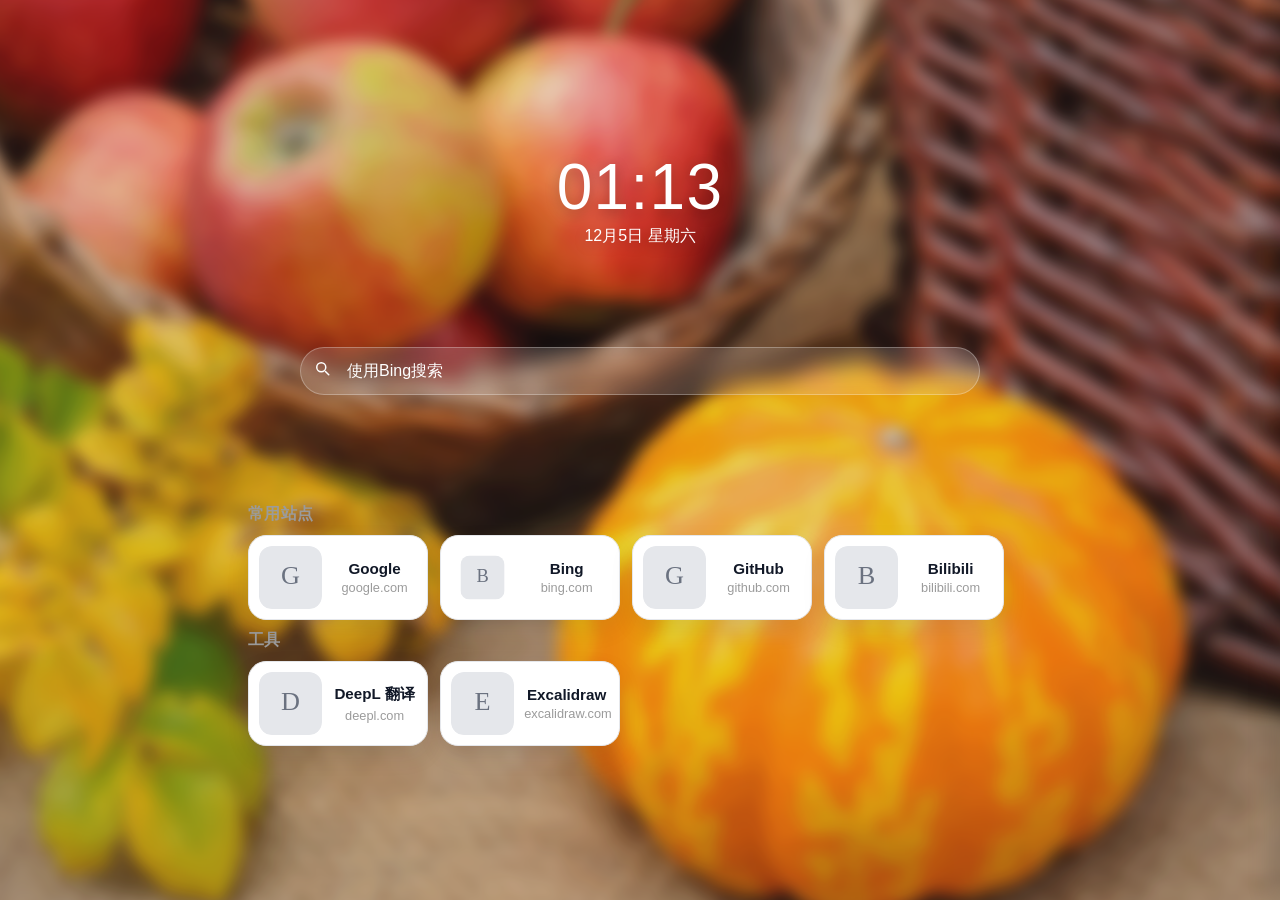
<file: versions/v0.9.0/index.html>
<!DOCTYPE html>
<html lang="zh-CN">
<head>
  <meta charset="UTF-8">
  <meta name="viewport" content="width=device-width, initial-scale=1.0">
  <title>新标签页</title>
  <meta name="version" content="0.9.0">
  <link rel="icon" href="data:image/svg+xml,%3Csvg xmlns='http://www.w3.org/2000/svg' viewBox='0 0 64 64'%3E%3Ccircle cx='30' cy='34' r='22' fill='%23f7d54d'/%3E%3Cpath d='M34 12c8-9 18-6 20-5-1 9-9 15-20 5z' fill='%2358a36c'/%3E%3C/svg%3E">

  <!-- 首屏兜底色；外部引导脚本会在样式加载前写入主题。 -->
  <style>
    html, body { background-color: #1a1a2e !important; }
    html[data-theme="light"], html[data-theme="light"] body { background-color: #f0f0f5 !important; }
  </style>
  <script src="bootstrap.js"></script>

  <!-- 默认背景始终来自本地，无远程预连接。 -->
  <link rel="preload" as="image" href="pumpkin-8384698_960_720.jpg">
  <link rel="stylesheet" href="index.css">
</head>
<body>
  <video id="background-video" class="background-video" autoplay muted loop playsinline preload="metadata" aria-hidden="true" tabindex="-1"></video>
  <main class="page">
    <h1 id="clock">00:00</h1>
    <p id="date-label">月日星期日</p>

    <div class="search-panel">
      <div class="search-box">
        <button type="button" class="search-icon" id="search-icon-btn" aria-label="选择搜索引擎" aria-controls="search-dropdown" aria-expanded="false">
          <svg class="search-icon-svg" width="18" height="18" viewBox="0 0 24 24" xmlns="http://www.w3.org/2000/svg" aria-hidden="true" focusable="false">
            <path d="M21 21l-4.35-4.35" stroke="currentColor" stroke-width="2" stroke-linecap="round" stroke-linejoin="round" fill="none"/>
            <circle cx="11" cy="11" r="6" stroke="currentColor" stroke-width="2" stroke-linecap="round" stroke-linejoin="round" fill="none"/>
          </svg>
        </button>
        <input class="search-input" id="search-input" autocomplete="off" spellcheck="false" type="text" aria-label="搜索">
        <div class="search-dropdown" id="search-dropdown" role="menu" aria-label="搜索引擎"></div>
      </div>
    </div>

  </main>

  <!-- 设置按钮：右下角，hover 热区显示 -->
  <div class="settings-trigger-wrap">
    <button type="button" id="settings-trigger" class="settings-trigger" aria-label="打开设置" title="设置">
      <svg xmlns="http://www.w3.org/2000/svg" fill="none" viewBox="0 0 24 24" stroke-width="1.5" stroke="currentColor" class="settings-trigger-icon">
        <path stroke-linecap="round" stroke-linejoin="round" d="M10.343 3.94c.09-.542.56-.94 1.11-.94h1.093c.55 0 1.02.398 1.11.94l.149.894c.07.424.384.764.78.93.398.164.855.142 1.205-.108l.737-.527a1.125 1.125 0 0 1 1.45.12l.773.774c.39.389.44 1.002.12 1.45l-.527.737c-.25.35-.272.806-.107 1.204.165.397.505.71.93.78l.893.15c.543.09.94.559.94 1.109v1.094c0 .55-.397 1.02-.94 1.11l-.894.149c-.424.07-.764.383-.929.78-.165.398-.143.854.107 1.204l.527.738c.32.447.269 1.06-.12 1.45l-.774.773a1.125 1.125 0 0 1-1.449.12l-.738-.527c-.35-.25-.806-.272-1.203-.107-.398.165-.71.505-.781.929l-.149.894c-.09.542-.56.94-1.11.94h-1.094c-.55 0-1.019-.398-1.11-.94l-.148-.894c-.071-.424-.384-.764-.781-.93-.398-.164-.854-.142-1.204.108l-.738.527c-.447.32-1.06.269-1.45-.12l-.773-.774a1.125 1.125 0 0 1-.12-1.45l.527-.737c.25-.35.272-.806.108-1.204-.165-.397-.506-.71-.93-.78l-.894-.15c-.542-.09-.94-.56-.94-1.109v-1.094c0-.55.398-1.02.94-1.11l.894-.149c.424-.07.765-.383.93-.78.165-.398.143-.854-.108-1.204l-.526-.738a1.125 1.125 0 0 1 .12-1.45l.773-.773a1.125 1.125 0 0 1 1.45-.12l.737.527c.35.25.807.272 1.204.107.397-.165.71-.505.78-.929l.15-.894Z" />
        <path stroke-linecap="round" stroke-linejoin="round" d="M15 12a3 3 0 1 1-6 0 3 3 0 0 1 6 0Z" />
      </svg>
    </button>
  </div>

  <!-- 设置面板：右侧滑出 -->
  <aside id="settings-panel" class="settings-panel" role="dialog" aria-modal="true" aria-label="设置" aria-hidden="true" inert>
    <div class="settings-panel-header">
      <span class="settings-panel-title">设置</span>
      <button type="button" id="settings-close" class="settings-panel-close" aria-label="关闭设置" title="关闭">
        <svg width="18" height="18" viewBox="0 0 24 24" fill="none" stroke="currentColor" stroke-width="2" aria-hidden="true"><path d="M6 6l12 12M18 6L6 18"/></svg>
      </button>
    </div>
    <div class="settings-panel-inner" id="settings-panel-inner">
      <!-- 设置项容器：后续扩展用 -->
      <div class="settings-items" id="settings-items"></div>
    </div>
  </aside>

  <script src="index.js"></script>
</body>
</html>
</file>
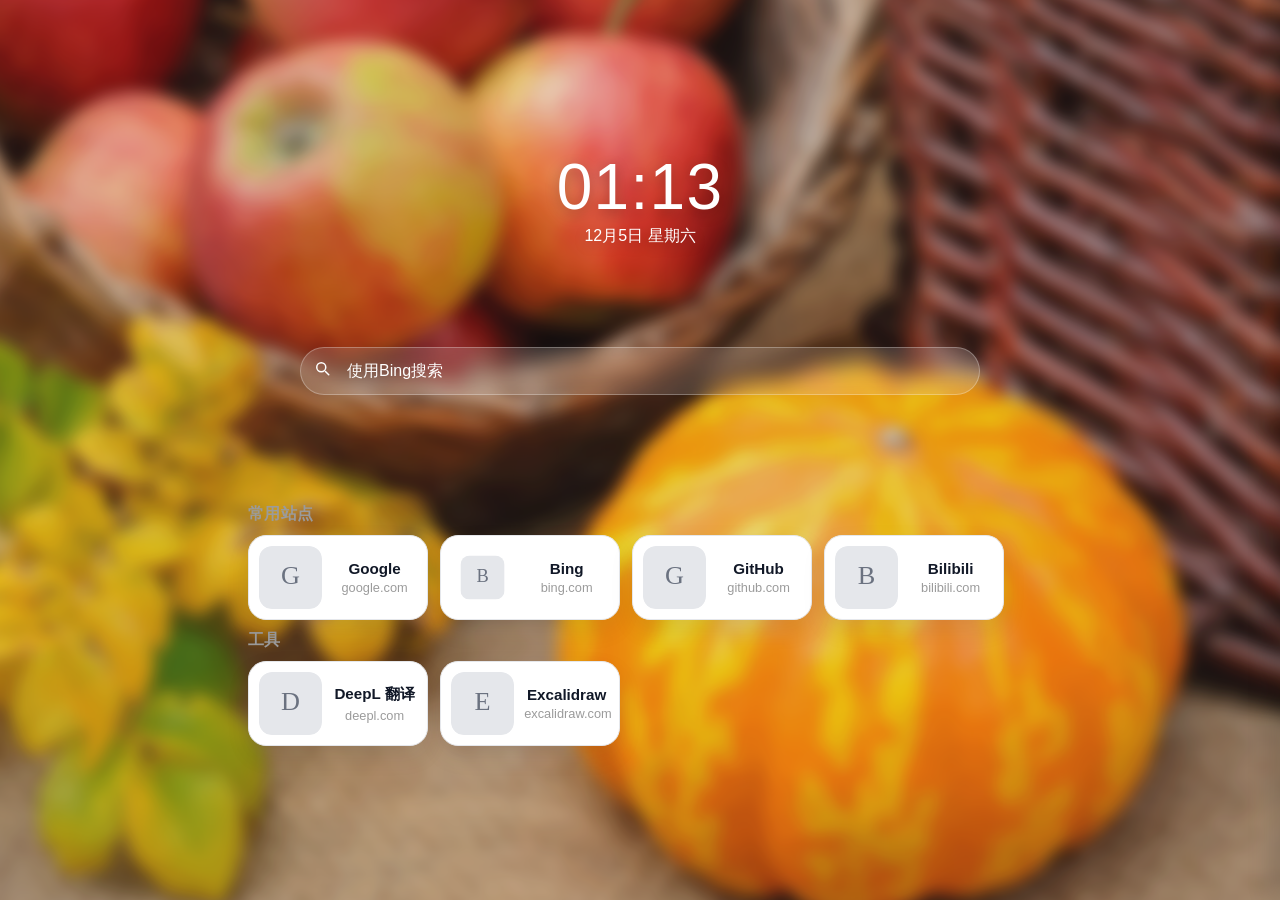
<file: versions/v0.9.1/index.html>
<!DOCTYPE html>
<html lang="zh-CN">
<head>
  <meta charset="UTF-8">
  <meta name="viewport" content="width=device-width, initial-scale=1.0">
  <title>新标签页</title>
  <meta name="version" content="0.9.1">
  <link rel="icon" href="data:image/svg+xml,%3Csvg xmlns='http://www.w3.org/2000/svg' viewBox='0 0 64 64'%3E%3Ccircle cx='30' cy='34' r='22' fill='%23f7d54d'/%3E%3Cpath d='M34 12c8-9 18-6 20-5-1 9-9 15-20 5z' fill='%2358a36c'/%3E%3C/svg%3E">

  <!-- 首屏兜底色；外部引导脚本会在样式加载前写入主题。 -->
  <style>
    html, body { background-color: #1a1a2e !important; }
    html[data-theme="light"], html[data-theme="light"] body { background-color: #f0f0f5 !important; }
  </style>
  <script src="bootstrap.js"></script>

  <!-- 默认背景始终来自本地，无远程预连接。 -->
  <link rel="preload" as="image" href="pumpkin-8384698_960_720.jpg">
  <link rel="stylesheet" href="index.css">
</head>
<body>
  <video id="background-video" class="background-video" autoplay muted loop playsinline preload="metadata" aria-hidden="true" tabindex="-1"></video>
  <main class="page">
    <h1 id="clock">00:00</h1>
    <p id="date-label">月日星期日</p>

    <div class="search-panel">
      <div class="search-box">
        <button type="button" class="search-icon" id="search-icon-btn" aria-label="选择搜索引擎" aria-controls="search-dropdown" aria-expanded="false">
          <svg class="search-icon-svg" width="18" height="18" viewBox="0 0 24 24" xmlns="http://www.w3.org/2000/svg" aria-hidden="true" focusable="false">
            <path d="M21 21l-4.35-4.35" stroke="currentColor" stroke-width="2" stroke-linecap="round" stroke-linejoin="round" fill="none"/>
            <circle cx="11" cy="11" r="6" stroke="currentColor" stroke-width="2" stroke-linecap="round" stroke-linejoin="round" fill="none"/>
          </svg>
        </button>
        <input class="search-input" id="search-input" autocomplete="off" spellcheck="false" type="text" aria-label="搜索">
        <div class="search-dropdown" id="search-dropdown" role="menu" aria-label="搜索引擎"></div>
      </div>
    </div>

  </main>

  <!-- 设置按钮：右下角，hover 热区显示 -->
  <div class="settings-trigger-wrap">
    <button type="button" id="settings-trigger" class="settings-trigger" aria-label="打开设置" title="设置">
      <svg xmlns="http://www.w3.org/2000/svg" fill="none" viewBox="0 0 24 24" stroke-width="1.5" stroke="currentColor" class="settings-trigger-icon">
        <path stroke-linecap="round" stroke-linejoin="round" d="M10.343 3.94c.09-.542.56-.94 1.11-.94h1.093c.55 0 1.02.398 1.11.94l.149.894c.07.424.384.764.78.93.398.164.855.142 1.205-.108l.737-.527a1.125 1.125 0 0 1 1.45.12l.773.774c.39.389.44 1.002.12 1.45l-.527.737c-.25.35-.272.806-.107 1.204.165.397.505.71.93.78l.893.15c.543.09.94.559.94 1.109v1.094c0 .55-.397 1.02-.94 1.11l-.894.149c-.424.07-.764.383-.929.78-.165.398-.143.854.107 1.204l.527.738c.32.447.269 1.06-.12 1.45l-.774.773a1.125 1.125 0 0 1-1.449.12l-.738-.527c-.35-.25-.806-.272-1.203-.107-.398.165-.71.505-.781.929l-.149.894c-.09.542-.56.94-1.11.94h-1.094c-.55 0-1.019-.398-1.11-.94l-.148-.894c-.071-.424-.384-.764-.781-.93-.398-.164-.854-.142-1.204.108l-.738.527c-.447.32-1.06.269-1.45-.12l-.773-.774a1.125 1.125 0 0 1-.12-1.45l.527-.737c.25-.35.272-.806.108-1.204-.165-.397-.506-.71-.93-.78l-.894-.15c-.542-.09-.94-.56-.94-1.109v-1.094c0-.55.398-1.02.94-1.11l.894-.149c.424-.07.765-.383.93-.78.165-.398.143-.854-.108-1.204l-.526-.738a1.125 1.125 0 0 1 .12-1.45l.773-.773a1.125 1.125 0 0 1 1.45-.12l.737.527c.35.25.807.272 1.204.107.397-.165.71-.505.78-.929l.15-.894Z" />
        <path stroke-linecap="round" stroke-linejoin="round" d="M15 12a3 3 0 1 1-6 0 3 3 0 0 1 6 0Z" />
      </svg>
    </button>
  </div>

  <!-- 设置面板：右侧滑出 -->
  <aside id="settings-panel" class="settings-panel" role="dialog" aria-modal="true" aria-label="设置" aria-hidden="true" inert>
    <div class="settings-panel-header">
      <span class="settings-panel-title">设置</span>
      <button type="button" id="settings-close" class="settings-panel-close" aria-label="关闭设置" title="关闭">
        <svg width="18" height="18" viewBox="0 0 24 24" fill="none" stroke="currentColor" stroke-width="2" aria-hidden="true"><path d="M6 6l12 12M18 6L6 18"/></svg>
      </button>
    </div>
    <div class="settings-panel-inner" id="settings-panel-inner">
      <!-- 设置项容器：后续扩展用 -->
      <div class="settings-items" id="settings-items"></div>
    </div>
  </aside>

  <script src="index.js"></script>
</body>
</html>
</file>
<file: versions/v0.10.0/index.css>
/* lemon's NewTab CSS v0.10.0 | 2026-10-30 */
/* 全局变量 —— 修改此处即可调整视觉风格，无需改动具体选择器 */
:root {
  /* 颜色 */
  --color-text: #111827;
  --color-muted: #9b9b9b;
  --color-border: #e5e7eb;
  --color-card-bg: #ffffff;

  /* 组件配色（设置面板「颜色」中修改，由 JS 内联覆盖） */
  --clock-color: #ffffff;
  --date-color: #ffffff;
  --section-title-color: var(--color-muted);
  --card-title-color: var(--color-text);
  --card-url-color: var(--color-muted);
  --accent: #8b5cf6;
  --accent-rgb: 139, 92, 246;

  /* 背景 */
  --bg-image: url("pumpkin-8384698_960_720.jpg"); /* 本地图先行，JS 再按配置切换 */
  --bg-frost-opacity: 0.05;
  --bg-frost-blur: 8px;

  /* 搜索框 */
  --search-frost-opacity: 0.14;
  --search-frost-blur: 8px;
  --search-border: rgba(255, 255, 255, 0.28);
  --search-text: #ffffff;
  --search-placeholder: #ffffff;
  --search-height: 48px;
  --search-radius: 999px;

  /* 下拉菜单 */
  --dropdown-opacity: 0.25;
  --dropdown-blur: 16px;
  --dropdown-radius: 14px;

  /* 布局 */
  --page-max-width: 800px;
  --content-max-width: 680px;
  --spacing-page-top: 150px;
  --page-padding-x: 8px;

  /* 间距 */
  --spacing-clock-date: 2px;
  --spacing-date-search: 100px;
  --spacing-search-nav: 100px;
  --spacing-section-title: 8px;
  --spacing-section-list: 10px;
  --spacing-card: 12px;

  /* 阴影 */
  --shadow-card: 0 10px 24px rgba(15, 23, 42, 0.08);
  --shadow-card-hover: 0 16px 28px rgba(15, 23, 42, 0.12);
  --shadow-text: 0 4px 14px rgba(0, 0, 0, 0.28);

  /* 卡片 */
  --card-width: 180px;
  --card-height: 64px;
  --card-opacity: 1;
  --card-text-opacity: 1;
  --card-radius: 18px;
  --card-logo-size: 48px;
}

* {
  box-sizing: border-box;
}

html, body {
  min-height: 100%;
  margin: 0;
  overflow: auto;
  scrollbar-width: none;
  -ms-overflow-style: none;
}

html::-webkit-scrollbar,
body::-webkit-scrollbar {
  display: none;
}

body {
  font-family: "Segoe UI", "PingFang SC", "Microsoft YaHei", "Noto Sans CJK SC", Arial, sans-serif;
  color: var(--color-text);
  /* background 由 JS 通过 --bg-image 设置 */
  position: relative;
}

.background-video {
  position: fixed;
  inset: 0;
  z-index: 0;
  width: 100%;
  height: 100%;
  object-fit: cover;
  opacity: 0;
  pointer-events: none;
  transition: opacity 0.25s ease;
}

body.has-video-background .background-video {
  opacity: 1;
}

/* 全局背景毛玻璃 — 用伪元素 + 预模糊背景图替代实时 backdrop-filter */
body::before {
  content: "";
  position: fixed;
  top: -5%;
  left: -5%;
  width: 110%;
  height: 110%;
  background: var(--bg-image);
  background-size: cover;
  background-position: center;
  filter: blur(var(--bg-frost-blur)) brightness(0.92);
  z-index: 0;
  pointer-events: none;
}

/* 半透明遮罩层，叠在模糊背景之上 */
body::after {
  content: "";
  position: fixed;
  inset: 0;
  background: rgba(255, 255, 255, var(--bg-frost-opacity));
  z-index: 0;
  pointer-events: none;
  min-width: 100vw;
  min-height: 100vh;
}

.page {
  width: min(100%, var(--page-max-width));
  text-align: center;
  margin: 0 auto;
  min-height: 100vh;
  min-height: 100dvh;
  display: flex;
  flex-direction: column;
  position: relative;
  z-index: 1;
  padding-top: var(--spacing-page-top);
  padding-right: var(--page-padding-x);
  padding-bottom: 40px;
  padding-left: var(--page-padding-x);
}

#clock {
  margin: 0 0 var(--spacing-clock-date);
  font-size: clamp(3rem, 5vw, 4.5rem);
  font-weight: 300;
  letter-spacing: 0.02em;
  color: var(--clock-color);
  text-shadow: var(--shadow-text);
}

#date-label {
  margin: 0 0 var(--spacing-date-search);
  font-size: 1rem;
  font-weight: 400;
  color: var(--date-color);
  text-shadow: var(--shadow-text);
}

.search-panel {
  margin: 0 auto var(--spacing-search-nav);
  width: min(100%, var(--content-max-width));
}

.search-box {
  position: relative;
}

.search-icon {
  position: absolute;
  left: 13px;
  top: 50%;
  transform: translateY(calc(-50% - 3px));
  width: 18px;
  height: 18px;
  border: none;
  background: none;
  color: #ffffff;
  cursor: pointer;
  z-index: 3;
  padding: 0;
  display: flex;
  align-items: center;
  justify-content: center;
}

.search-icon-svg {
  display: block;
  width: 18px;
  height: 18px;
}

.search-input {
  width: 100%;
  height: var(--search-height);
  padding: 0 16px 0 46px;
  border: 1px solid var(--search-border);
  border-radius: var(--search-radius);
  font-size: 1rem;
  outline: none;
  color: var(--search-text);
  background: rgba(255, 255, 255, var(--search-frost-opacity));
  backdrop-filter: blur(var(--search-frost-blur));
  -webkit-backdrop-filter: blur(var(--search-frost-blur));
  transition: border-color 0.2s ease, box-shadow 0.2s ease, background 0.2s ease;
  position: relative;
  z-index: 1;
}

.search-input::placeholder {
  color: var(--search-placeholder);
  opacity: 1;
}

.search-input:focus {
  border-color: var(--accent);
  box-shadow: 0 0 0 4px rgba(var(--accent-rgb), 0.12);
}

.search-dropdown {
  position: absolute;
  top: calc(100% + 8px);
  left: 0;
  display: none;
  background: rgba(255, 255, 255, var(--dropdown-opacity));
  backdrop-filter: blur(var(--dropdown-blur));
  -webkit-backdrop-filter: blur(var(--dropdown-blur));
  border: 1px solid rgba(255, 255, 255, 0.45);
  border-radius: var(--dropdown-radius);
  box-shadow: 0 12px 28px rgba(15, 23, 42, 0.16);
  z-index: 10;
  overflow: hidden;
  width: fit-content;
  max-width: 100%;
  min-width: 180px;
}

.search-dropdown.open {
  display: block;
}

.search-option {
  display: flex;
  align-items: center;
  width: 100%;
  padding: 12px 16px;
  text-align: left;
  color: var(--color-text);
  background: transparent;
  border: none;
  cursor: pointer;
  font-size: 0.95rem;
  white-space: nowrap;
}

.search-option:hover {
  background: #f3f4f6;
}


.section-block {
  margin: var(--spacing-section-title) 0 var(--spacing-section-list);
  text-align: left;
}

.section-block h2 {
  margin: 0;
  font-size: 1rem;
  color: var(--section-title-color);
  font-weight: 700;
  letter-spacing: 0.02em;
  line-height: 1.4;
}

.nav-list {
  display: flex;
  flex-wrap: wrap;
  align-items: stretch;
  justify-content: flex-start;
  gap: var(--spacing-card);
  width: 100%;
}

.nav-card {
  display: grid;
  grid-template-columns: minmax(var(--card-logo-size), 1fr) minmax(0, 1.5fr);
  align-items: center;
  position: relative;
  isolation: isolate;
  width: var(--card-width);
  max-width: 100%;
  min-height: var(--card-height);
  padding: 10px;
  text-decoration: none;
  color: var(--color-text);
  background: transparent;
  border: 1px solid var(--color-border);
  border-radius: var(--card-radius);
  box-shadow: var(--shadow-card);
  transition: transform 0.2s ease, box-shadow 0.2s ease;
  will-change: transform;
}

.nav-card::before {
  content: "";
  position: absolute;
  inset: 0;
  z-index: -1;
  border-radius: inherit;
  background: var(--color-card-bg);
  opacity: var(--card-opacity);
  pointer-events: none;
  transition: opacity 0.2s ease;
}

.nav-card:hover {
  transform: translateY(-2px);
  box-shadow: var(--shadow-card-hover);
}

.logo-wrap {
  display: flex;
  align-items: center;
  justify-content: center;
  width: 100%;
  aspect-ratio: 1 / 1;
  border-radius: 12px;
  overflow: hidden;
  background: transparent;
}

.logo-wrap img {
  width: 100%;
  height: 100%;
  object-fit: cover;
}

.text-wrap {
  display: flex;
  flex-direction: column;
  justify-content: center;
  gap: 3px;
  padding-left: 10px;
  min-width: 0;
  opacity: var(--card-text-opacity);
  transition: opacity 0.2s ease;
}

.title {
  font-size: 0.95rem;
  font-weight: 700;
  color: var(--card-title-color);
}

.url {
  font-size: 0.8rem;
  color: var(--card-url-color);
}

/* ============================================================
 *  设置按钮 & 面板
 * ============================================================ */

/* 热区包裹层：右下角 100x100 透明区域，hover 时显示按钮 */
.settings-trigger-wrap {
  position: fixed;
  right: 0;
  bottom: 0;
  width: 100px;
  height: 100px;
  z-index: 100;
  display: flex;
  align-items: flex-end;
  justify-content: flex-end;
  padding: 0 16px 16px 0;
}

/* 触发按钮：默认隐藏 */
.settings-trigger {
  width: 52px;
  height: 52px;
  border: none;
  border-radius: 14px;
  background: rgba(255, 255, 255, 0.18);
  color: #ffffff;
  cursor: pointer;
  display: flex;
  align-items: center;
  justify-content: center;
  opacity: 0;
  transform: translateY(8px);
  transition: opacity 0.35s ease, transform 0.35s ease, background 0.2s ease;
  pointer-events: none;
  box-shadow: 0 4px 14px rgba(0, 0, 0, 0.15);
}

.settings-trigger-icon {
  width: 28px;
  height: 28px;
  display: block;
}

/* hover 热区或按钮本身时，按钮显示 */
.settings-trigger-wrap:hover .settings-trigger,
.settings-trigger:hover {
  opacity: 1;
  transform: translateY(0);
  pointer-events: auto;
}

/* 面板打开时按钮始终可见 */
.settings-panel-open .settings-trigger {
  opacity: 1;
  transform: translateY(0);
  pointer-events: auto;
}

.settings-trigger:hover {
  background: rgba(255, 255, 255, 0.22);
}

/* 设置面板：右侧滑出 — 保留一处 backdrop-filter 即可 */
.settings-panel {
  position: fixed;
  top: 0;
  right: 0;
  bottom: 0;
  width: 340px;
  z-index: 200;
  background: rgba(30, 30, 40, 0.65);
  backdrop-filter: blur(16px);
  -webkit-backdrop-filter: blur(16px);
  border-left: 1px solid rgba(255, 255, 255, 0.12);
  transform: translateX(100%);
  transition: transform 0.35s cubic-bezier(0.22, 1, 0.36, 1);
  display: flex;
  flex-direction: column;
}

.settings-panel.open {
  transform: translateX(0);
}

.settings-panel-inner {
  display: flex;
  flex-direction: column;
  align-items: center;
  padding: 20px;
  gap: 16px;
  flex: 1;
  min-height: 0;
  overflow-y: auto;
  scrollbar-width: none;
}

.settings-panel-inner::-webkit-scrollbar {
  display: none;
}

/* 设置项容器 */
.settings-items {
  display: flex;
  flex-direction: column;
  align-items: center;
  gap: 8px;
  flex: 1;
  width: 100%;
}

/* 设置项按钮（预留） */
.settings-item {
  width: 40px;
  height: 40px;
  border: none;
  border-radius: 10px;
  background: rgba(255, 255, 255, 0.08);
  color: #ffffff;
  cursor: pointer;
  display: flex;
  align-items: center;
  justify-content: center;
  transition: background 0.2s ease, transform 0.15s ease;
  position: relative;
}

.settings-item:hover {
  background: rgba(255, 255, 255, 0.2);
  transform: scale(1.05);
}

.settings-item.active {
  background: rgba(var(--accent-rgb), 0.35);
}

/* 设置项 tooltip */
.settings-item::after {
  content: attr(data-label);
  position: absolute;
  right: calc(100% + 10px);
  top: 50%;
  transform: translateY(-50%) scale(0.9);
  background: rgba(0, 0, 0, 0.75);
  color: #fff;
  font-size: 0.75rem;
  padding: 4px 10px;
  border-radius: 6px;
  white-space: nowrap;
  opacity: 0;
  pointer-events: none;
  transition: opacity 0.2s ease, transform 0.2s ease;
}

.settings-item:hover::after {
  opacity: 1;
  transform: translateY(-50%) scale(1);
}

/* ============================================================
 *  设置面板 - 表单区域
 * ============================================================ */

.settings-section {
  width: 100%;
  display: flex;
  flex-direction: column;
  gap: 8px;
}

.settings-label {
  color: #ffffff;
  font-size: 0.85rem;
  font-weight: 600;
  text-align: left;
}

.settings-subheading {
  width: 100%;
  margin-top: 10px;
  padding-top: 12px;
  border-top: 1px solid rgba(255, 255, 255, 0.1);
  color: #ffffff;
  font-size: 0.85rem;
  font-weight: 600;
  text-align: left;
}

.settings-background-controls {
  width: 100%;
  flex-direction: column;
  gap: 8px;
}

.settings-background-mode {
  margin-bottom: 4px;
}

.settings-media-status {
  margin: 2px 0 0;
  color: rgba(255, 255, 255, 0.72);
  font-size: 0.75rem;
  line-height: 1.5;
  overflow-wrap: anywhere;
}

.settings-card-size-editor {
  display: flex;
  gap: 8px;
  width: 100%;
}

.settings-card-size-editor .settings-input {
  width: 0;
  min-width: 0;
}

.settings-input-wrap {
  display: flex;
  gap: 8px;
  width: 100%;
}

.settings-input {
  flex: 1;
  height: 36px;
  padding: 0 12px;
  border: 1px solid rgba(255, 255, 255, 0.2);
  border-radius: 8px;
  background: rgba(255, 255, 255, 0.1);
  color: #ffffff;
  font-size: 0.85rem;
  outline: none;
  transition: border-color 0.2s ease, background 0.2s ease;
}

#language-select {
  width: 100%;
  cursor: pointer;
}

#language-select option {
  color: #111827;
  background: #ffffff;
}

.settings-input::placeholder {
  color: rgba(255, 255, 255, 0.4);
}

.settings-input:focus {
  border-color: var(--accent);
  background: rgba(255, 255, 255, 0.15);
}

.settings-btn {
  height: 36px;
  padding: 0 14px;
  border: none;
  border-radius: 8px;
  background: rgba(var(--accent-rgb), 0.7);
  color: #ffffff;
  font-size: 0.85rem;
  cursor: pointer;
  transition: background 0.2s ease;
  white-space: nowrap;
  flex-shrink: 0;
}

.settings-btn:hover {
  background: rgba(var(--accent-rgb), 0.9);
}

.settings-btn:disabled {
  opacity: 0.5;
  cursor: wait;
}

/* 遮罩层：面板打开时点击外部关闭 */
.settings-overlay {
  position: fixed;
  inset: 0;
  z-index: 150;
  background: rgba(0, 0, 0, 0.2);
  opacity: 0;
  pointer-events: none;
  transition: opacity 0.3s ease;
}

.settings-overlay.open {
  opacity: 1;
  pointer-events: auto;
}

/* 打开设置面板时锁定主页面滚动 */
html.settings-locked,
body.settings-locked {
  overflow: hidden;
}

/* ============================================================
 *  v0.3.1 新增样式
 * ============================================================ */

/* ---------- 纯文字卡片 ---------- */
/* 继承父级 grid 布局，通过 min-height 与图片卡片保持等高 */
.nav-card.nav-card-text {
  padding: 10px;
  min-height: var(--card-height);
}

.nav-card.nav-card-text .logo-wrap {
  display: none;
}

.nav-card.nav-card-text .text-wrap {
  grid-column: 1 / -1;
  align-items: center;
  text-align: center;
  padding-left: 0;
  gap: 4px;
  justify-content: center;
}

.nav-card.nav-card-text .text-wrap .title {
  font-size: 1rem;
  line-height: 1.3;
}

.nav-card.nav-card-text .text-wrap .url {
  font-size: 0.72rem;
  opacity: 0.6;
}

/* ---------- 设置面板分区标题 ---------- */
.settings-section-title {
  display: flex;
  align-items: center;
  gap: 8px;
  color: #ffffff;
  font-size: 0.9rem;
  font-weight: 600;
  margin-bottom: 12px;
  padding-bottom: 8px;
  border-bottom: 1px solid rgba(255, 255, 255, 0.1);
}

.settings-section-title svg {
  opacity: 0.7;
}

/* ---------- 单选按钮组 ---------- */
.settings-radio-group {
  display: flex;
  flex-wrap: wrap;
  gap: 8px;
  margin-bottom: 12px;
}

.settings-radio {
  display: flex;
  align-items: center;
  gap: 6px;
  color: rgba(255, 255, 255, 0.85);
  font-size: 0.8rem;
  cursor: pointer;
  padding: 6px 10px;
  border-radius: 8px;
  background: rgba(255, 255, 255, 0.06);
  transition: background 0.2s ease;
}

.settings-radio:hover {
  background: rgba(255, 255, 255, 0.12);
}

.settings-radio input[type="radio"] {
  accent-color: var(--accent);
  cursor: pointer;
}

/* ---------- 滑块 ---------- */
.settings-slider-group {
  display: flex;
  flex-direction: column;
  gap: 14px;
}

.settings-slider-wrap {
  display: flex;
  flex-direction: column;
  gap: 6px;
}

.settings-slider-header {
  display: flex;
  justify-content: space-between;
  align-items: center;
}

.settings-slider-label {
  color: rgba(255, 255, 255, 0.75);
  font-size: 0.8rem;
}

.settings-slider-value {
  color: var(--accent);
  font-size: 0.75rem;
  font-weight: 600;
  font-variant-numeric: tabular-nums;
}

.settings-slider {
  -webkit-appearance: none;
  appearance: none;
  width: 100%;
  height: 4px;
  border-radius: 2px;
  background: rgba(255, 255, 255, 0.15);
  outline: none;
  cursor: pointer;
}

.settings-slider::-webkit-slider-thumb {
  -webkit-appearance: none;
  appearance: none;
  width: 16px;
  height: 16px;
  border-radius: 50%;
  background: var(--accent);
  cursor: pointer;
  box-shadow: 0 2px 6px rgba(var(--accent-rgb), 0.4);
  transition: transform 0.15s ease;
}

.settings-slider::-webkit-slider-thumb:hover {
  transform: scale(1.15);
}

.settings-slider::-moz-range-thumb {
  width: 16px;
  height: 16px;
  border-radius: 50%;
  background: var(--accent);
  cursor: pointer;
  border: none;
  box-shadow: 0 2px 6px rgba(var(--accent-rgb), 0.4);
}

/* ---------- 文件上传 ---------- */
.settings-file-wrap {
  margin-top: 8px;
}

/* ---------- 引擎列表 ---------- */
.settings-engine-list {
  display: flex;
  flex-direction: column;
  gap: 6px;
  margin-bottom: 12px;
  max-height: 200px;
  overflow-y: auto;
}

.settings-engine-item {
  display: flex;
  align-items: center;
  gap: 8px;
  padding: 8px 10px;
  border-radius: 8px;
  background: rgba(255, 255, 255, 0.05);
  font-size: 0.8rem;
}

.settings-engine-name {
  color: #ffffff;
  font-weight: 600;
  min-width: 80px;
}

.settings-engine-url {
  color: rgba(255, 255, 255, 0.5);
  flex: 1;
  overflow: hidden;
  text-overflow: ellipsis;
  white-space: nowrap;
  font-size: 0.7rem;
}

.settings-engine-delete {
  width: 24px;
  height: 24px;
  border: none;
  border-radius: 6px;
  background: rgba(239, 68, 68, 0.2);
  color: #ef4444;
  cursor: pointer;
  display: flex;
  align-items: center;
  justify-content: center;
  font-size: 1rem;
  line-height: 1;
  transition: background 0.2s ease;
}

.settings-engine-delete:hover {
  background: rgba(239, 68, 68, 0.4);
}

/* 引擎拖拽排序（与卡片一致的六点手柄） */
.settings-engine-item {
  cursor: grab;
  position: relative;
  padding-left: 24px;
  user-select: none;
  -webkit-user-select: none;
}

.settings-engine-item:active {
  cursor: grabbing;
}

.settings-engine-item::before {
  content: "⋮⋮";
  position: absolute;
  left: 5px;
  top: 50%;
  transform: translateY(-50%);
  color: rgba(255, 255, 255, 0.22);
  font-size: 0.78rem;
  line-height: 1;
  pointer-events: none;
  opacity: 0;
  transition: opacity 0.15s ease;
}

.settings-engine-item:hover::before {
  opacity: 1;
}

.settings-engine-item.dragging .settings-engine-delete {
  opacity: 0;
  pointer-events: none;
}

.settings-engine-item.dragging {
  opacity: 0.4;
  background: rgba(var(--accent-rgb), 0.1);
}

.settings-engine-item.drag-over {
  border-top: 2px solid var(--accent);
}

.settings-engine-item.drag-over-bottom {
  border-bottom: 2px solid var(--accent);
}

/* ---------- 添加表单 ---------- */
.settings-add-form {
  display: flex;
  flex-direction: column;
  gap: 8px;
  margin-bottom: 12px;
  padding: 12px;
  border-radius: 10px;
  background: rgba(255, 255, 255, 0.04);
  border: 1px solid rgba(255, 255, 255, 0.08);
}

/* ---------- 数据操作 ---------- */
.settings-data-actions {
  display: flex;
  flex-direction: column;
  gap: 8px;
}

.settings-btn-full {
  width: 100%;
  display: flex;
  align-items: center;
  justify-content: center;
  gap: 6px;
}

.settings-btn-secondary {
  background: rgba(255, 255, 255, 0.12) !important;
}

.settings-btn-secondary:hover {
  background: rgba(255, 255, 255, 0.2) !important;
}

.settings-btn-danger {
  background: rgba(239, 68, 68, 0.25) !important;
}

.settings-btn-danger:hover {
  background: rgba(239, 68, 68, 0.4) !important;
}

/* ---------- 开关控件 ---------- */
.settings-toggle-wrap {
  display: flex;
  align-items: center;
  justify-content: space-between;
  margin-top: 12px;
  padding: 8px 0;
}

.settings-toggle-label {
  color: rgba(255, 255, 255, 0.85);
  font-size: 0.85rem;
  font-weight: 500;
}

.settings-toggle {
  position: relative;
  display: inline-block;
  width: 44px;
  height: 24px;
  cursor: pointer;
}

.settings-toggle input {
  opacity: 0;
  width: 0;
  height: 0;
}

.settings-toggle-slider {
  position: absolute;
  inset: 0;
  background: rgba(255, 255, 255, 0.2);
  border-radius: 24px;
  transition: background 0.25s ease;
}

.settings-toggle-slider::before {
  content: "";
  position: absolute;
  left: 2px;
  top: 2px;
  width: 20px;
  height: 20px;
  border-radius: 50%;
  background: #ffffff;
  transition: transform 0.25s ease;
  box-shadow: 0 2px 4px rgba(0, 0, 0, 0.2);
}

.settings-toggle input:checked + .settings-toggle-slider {
  background: var(--accent);
}

.settings-toggle input:checked + .settings-toggle-slider::before {
  transform: translateX(20px);
}

/* ---------- 关于 ---------- */
.settings-about {
  text-align: center;
  padding: 16px 0;
}

.settings-about-name {
  color: #ffffff;
  font-size: 1rem;
  font-weight: 700;
  margin-bottom: 4px;
}

.settings-about-version {
  color: var(--accent);
  font-size: 0.75rem;
  font-weight: 600;
  margin-bottom: 8px;
}

.settings-about-desc {
  color: rgba(255, 255, 255, 0.5);
  font-size: 0.75rem;
}

/* ---------- 关闭毛玻璃 ---------- */
body.no-bg-blur::before {
  filter: none;
  top: 0;
  left: 0;
  width: 100%;
  height: 100%;
}

body.no-bg-blur::after {
  background: rgba(0, 0, 0, 0.08);
}

/* ============================================================
 *  暗色主题
 * ============================================================ */

html[data-theme="dark"] {
  --color-text: #f3f4f6;
  --color-muted: #9ca3af;
  --color-border: rgba(255, 255, 255, 0.1);
  --color-card-bg: rgba(30, 30, 40, 0.7);
  --shadow-card: 0 10px 24px rgba(0, 0, 0, 0.3);
  --shadow-card-hover: 0 16px 28px rgba(0, 0, 0, 0.4);
}

html[data-theme="dark"] .nav-card {
  background: transparent;
  border-color: var(--color-border);
}

html[data-theme="dark"] .search-dropdown {
  background: rgba(30, 30, 40, var(--dropdown-opacity));
  border-color: rgba(255, 255, 255, 0.15);
}

html[data-theme="dark"] .search-option:hover {
  background: rgba(255, 255, 255, 0.08);
}

html[data-theme="dark"] .search-option {
  color: #f3f4f6;
}

/* ============================================================
 *  响应式优化
 * ============================================================ */

@media (max-width: 480px) {
  .settings-panel {
    width: 100%;
    border-left: none;
  }

  .settings-radio-group {
    flex-direction: column;
    gap: 6px;
  }

  .settings-radio {
    width: 100%;
  }
}


/* ---------- 卡片样式管理 ---------- */
.settings-card-list {
  display: flex;
  flex-direction: column;
  gap: 14px;
}

.settings-card-section {
  border-radius: 10px;
  background: rgba(255, 255, 255, 0.04);
  border: 1px solid rgba(255, 255, 255, 0.08);
  overflow: hidden;
}

.settings-card-section-title {
  color: #ffffff;
  font-size: 0.82rem;
  font-weight: 600;
  padding: 10px 12px;
  background: rgba(255, 255, 255, 0.03);
}

.settings-card-items {
  display: flex;
  flex-direction: column;
  gap: 2px;
  padding: 6px 12px;
}

.settings-card-item {
  display: flex;
  align-items: center;
  justify-content: space-between;
  padding: 6px 8px;
  border-radius: 6px;
  font-size: 0.8rem;
  transition: background 0.15s ease;
}

.settings-card-item:hover {
  background: rgba(255, 255, 255, 0.06);
}

.settings-card-item-name {
  color: rgba(255, 255, 255, 0.9);
  font-weight: 500;
}

.settings-card-style-toggle {
  display: flex;
  gap: 4px;
}

.settings-card-style-btn {
  width: 28px;
  height: 28px;
  border: none;
  border-radius: 6px;
  background: rgba(255, 255, 255, 0.08);
  color: rgba(255, 255, 255, 0.5);
  cursor: pointer;
  display: flex;
  align-items: center;
  justify-content: center;
  transition: all 0.2s ease;
}

.settings-card-style-btn:hover {
  background: rgba(255, 255, 255, 0.15);
  color: rgba(255, 255, 255, 0.8);
}

.settings-card-style-btn.active {
  background: rgba(var(--accent-rgb), 0.5);
  color: #ffffff;
}

.settings-card-section-actions {
  display: flex;
  gap: 8px;
  padding: 8px 12px;
  border-top: 1px solid rgba(255, 255, 255, 0.06);
}

.settings-card-section-btn {
  flex: 1;
  height: 28px;
  border: none;
  border-radius: 6px;
  background: rgba(255, 255, 255, 0.08);
  color: rgba(255, 255, 255, 0.7);
  font-size: 0.72rem;
  cursor: pointer;
  transition: all 0.2s ease;
}

.settings-card-section-btn:hover {
  background: rgba(var(--accent-rgb), 0.3);
  color: #ffffff;
}


/* ---------- 导航管理 ---------- */
.settings-nav-manager {
  display: flex;
  flex-direction: column;
  gap: 12px;
}

.settings-nav-sections {
  display: flex;
  flex-direction: column;
  gap: 12px;
  max-height: none;
  overflow-y: visible;
}

.settings-nav-manager-section {
  border-radius: 10px;
  background: rgba(255, 255, 255, 0.04);
  border: 1px solid rgba(255, 255, 255, 0.08);
  overflow: hidden;
}

.settings-nav-manager-header {
  display: flex;
  align-items: center;
  justify-content: space-between;
  padding: 10px 12px;
  background: rgba(255, 255, 255, 0.03);
}

.settings-nav-manager-title {
  color: #ffffff;
  font-size: 0.85rem;
  font-weight: 600;
}

.settings-nav-manager-actions {
  display: flex;
  gap: 6px;
}

.settings-nav-manager-action {
  width: 26px;
  height: 26px;
  border: none;
  border-radius: 6px;
  background: rgba(255, 255, 255, 0.1);
  color: #ffffff;
  cursor: pointer;
  display: flex;
  align-items: center;
  justify-content: center;
  font-size: 1rem;
  line-height: 1;
  transition: background 0.2s ease;
}

.settings-nav-manager-action:hover {
  background: rgba(var(--accent-rgb), 0.4);
}

.settings-nav-manager-cards {
  display: flex;
  flex-direction: column;
  gap: 2px;
  padding: 6px 12px;
}

.settings-nav-manager-card {
  display: flex;
  align-items: center;
  justify-content: space-between;
  padding: 6px 8px;
  border-radius: 6px;
  font-size: 0.78rem;
  transition: background 0.15s ease;
}

.settings-nav-manager-card:hover {
  background: rgba(255, 255, 255, 0.06);
}

.settings-nav-manager-card-info {
  display: flex;
  flex-direction: column;
  gap: 2px;
  min-width: 0;
}

.settings-nav-manager-card-title {
  color: rgba(255, 255, 255, 0.9);
  font-weight: 500;
}

.settings-nav-manager-card-url {
  color: rgba(255, 255, 255, 0.4);
  overflow: hidden;
  text-overflow: ellipsis;
  white-space: nowrap;
}

.settings-nav-manager-card-delete {
  width: 22px;
  height: 22px;
  border: none;
  border-radius: 5px;
  background: transparent;
  color: rgba(239, 68, 68, 0.6);
  cursor: pointer;
  display: flex;
  align-items: center;
  justify-content: center;
  font-size: 0.9rem;
  line-height: 1;
  opacity: 0;
  transition: opacity 0.15s ease, background 0.2s ease;
}

.settings-nav-manager-card:hover .settings-nav-manager-card-delete {
  opacity: 1;
}

.settings-nav-manager-card-delete:hover {
  background: rgba(239, 68, 68, 0.15);
  color: #ef4444;
}

.settings-card-add-form {
  display: flex;
  flex-direction: column;
  gap: 6px;
  padding: 10px 12px;
  border-top: 1px solid rgba(255, 255, 255, 0.06);
}

/* 添加分组 / 添加卡片表单中的输入框加高 */
.settings-add-form .settings-input,
.settings-card-add-form .settings-input {
  height: 40px;
  padding: 0 14px;
}


/* ---------- 编辑按钮样式 ---------- */
.settings-nav-manager-card-actions {
  display: flex;
  align-items: center;
  gap: 2px;
}

.settings-nav-manager-card-edit {
  width: 22px;
  height: 22px;
  border: none;
  border-radius: 5px;
  background: transparent;
  color: rgba(var(--accent-rgb), 0.6);
  cursor: pointer;
  display: flex;
  align-items: center;
  justify-content: center;
  font-size: 0.85rem;
  line-height: 1;
  opacity: 0;
  transition: opacity 0.15s ease, background 0.2s ease;
}

.settings-nav-manager-card:hover .settings-nav-manager-card-edit {
  opacity: 1;
}

.settings-nav-manager-card-edit:hover {
  background: rgba(var(--accent-rgb), 0.15);
  color: var(--accent);
}

/* ---------- 拖拽排序样式 ---------- */
.settings-nav-manager-card {
  cursor: grab;
  user-select: none;
  -webkit-user-select: none;
  position: relative;
  padding-left: 24px;
}

.settings-nav-manager-card:active {
  cursor: grabbing;
}

.settings-nav-manager-card.dragging {
  opacity: 0.4;
  cursor: grabbing;
  background: rgba(var(--accent-rgb), 0.1);
  border: 1px dashed rgba(var(--accent-rgb), 0.4);
}

.settings-nav-manager-card.drag-over {
  border-top: 2px solid var(--accent);
}

.settings-nav-manager-card.drag-over-section {
  box-shadow: 0 0 0 2px rgba(var(--accent-rgb), 0.4);
  background: rgba(var(--accent-rgb), 0.08);
}

.settings-nav-manager-section.drag-over-section {
  box-shadow: 0 0 0 2px rgba(var(--accent-rgb), 0.5);
  background: rgba(var(--accent-rgb), 0.06);
}

.settings-nav-manager-header.drag-over-header {
  background: rgba(var(--accent-rgb), 0.15);
}

.settings-nav-manager-card.dragging .settings-nav-manager-card-actions {
  opacity: 0;
  pointer-events: none;
}

/* 拖拽手柄提示 */
.settings-nav-manager-card::before {
  content: "⋮⋮";
  position: absolute;
  left: 5px;
  top: 50%;
  transform: translateY(-50%);
  color: rgba(255, 255, 255, 0.22);
  font-size: 0.78rem;
  letter-spacing: 0px;
  line-height: 1;
  pointer-events: none;
  opacity: 0;
  transition: opacity 0.15s ease;
}

.settings-nav-manager-card:hover::before {
  opacity: 1;
}


/* ---------- 导入书签按钮 ---------- */
#import-bookmarks-btn {
  background: rgba(34, 197, 94, 0.25) !important;
}

#import-bookmarks-btn:hover {
  background: rgba(34, 197, 94, 0.4) !important;
}

#import-bookmarks-btn svg {
  margin-right: 4px;
}


/* ---------- 内联编辑表单 ---------- */
.settings-card-inline-form {
  display: none;
  flex-direction: column;
  gap: 6px;
  padding: 10px 12px;
  margin: 2px 0 8px 24px;
  border-radius: 8px;
  background: rgba(var(--accent-rgb), 0.08);
  border: 1px solid rgba(var(--accent-rgb), 0.2);
}

.settings-card-inline-form .settings-input {
  height: 32px;
  padding: 0 10px;
  font-size: 0.8rem;
}

.settings-card-inline-form .settings-radio-group {
  margin: 0 !important;
}

.settings-card-inline-form .settings-radio {
  padding: 4px 8px;
  font-size: 0.75rem;
}

.settings-card-inline-form .settings-btn {
  height: 30px;
  padding: 0 12px;
  font-size: 0.8rem;
}



/* ============================================================
 *  浅色主题：设置面板适配
 * ============================================================ */

html[data-theme="light"] .settings-panel {
  background: rgba(250, 250, 252, 0.55);
  backdrop-filter: blur(20px) saturate(1.5);
  -webkit-backdrop-filter: blur(20px) saturate(1.5);
  border-left-color: rgba(15, 23, 42, 0.08);
}

html[data-theme="light"] .settings-section-title {
  color: #111827;
  border-bottom-color: rgba(15, 23, 42, 0.08);
}

html[data-theme="light"] .settings-subheading {
  color: #111827;
  border-top-color: rgba(15, 23, 42, 0.08);
}

html[data-theme="light"] .settings-media-status {
  color: rgba(17, 24, 39, 0.65);
}

html[data-theme="light"] .settings-label,
html[data-theme="light"] .settings-engine-name,
html[data-theme="light"] .settings-nav-manager-title,
html[data-theme="light"] .settings-about-name,
html[data-theme="light"] .settings-card-section-title {
  color: #111827;
}

html[data-theme="light"] .settings-toggle-label,
html[data-theme="light"] .settings-radio {
  color: rgba(17, 24, 39, 0.85);
}

html[data-theme="light"] .settings-slider-label,
html[data-theme="light"] .settings-nav-manager-card-title,
html[data-theme="light"] .settings-card-item-name,
html[data-theme="light"] .settings-card-section-btn {
  color: rgba(17, 24, 39, 0.75);
}

html[data-theme="light"] .settings-engine-url,
html[data-theme="light"] .settings-nav-manager-card-url,
html[data-theme="light"] .settings-about-desc {
  color: rgba(17, 24, 39, 0.45);
}

html[data-theme="light"] .settings-input {
  border-color: rgba(15, 23, 42, 0.12);
  background: rgba(15, 23, 42, 0.04);
  color: #111827;
}

html[data-theme="light"] .settings-input::placeholder {
  color: rgba(17, 24, 39, 0.35);
}

html[data-theme="light"] .settings-input:focus {
  border-color: var(--accent);
  background: rgba(15, 23, 42, 0.06);
}

html[data-theme="light"] .settings-radio {
  background: rgba(15, 23, 42, 0.05);
}

html[data-theme="light"] .settings-radio:hover {
  background: rgba(15, 23, 42, 0.09);
}

html[data-theme="light"] .settings-slider {
  background: rgba(15, 23, 42, 0.12);
}

html[data-theme="light"] .settings-engine-item {
  background: rgba(15, 23, 42, 0.04);
}

html[data-theme="light"] .settings-nav-manager-section,
html[data-theme="light"] .settings-add-form,
html[data-theme="light"] .settings-card-section {
  background: rgba(15, 23, 42, 0.04);
  border-color: rgba(15, 23, 42, 0.07);
}

html[data-theme="light"] .settings-nav-manager-header,
html[data-theme="light"] .settings-card-section-title {
  background: rgba(15, 23, 42, 0.03);
}

html[data-theme="light"] .settings-nav-manager-card:hover,
html[data-theme="light"] .settings-card-item:hover {
  background: rgba(15, 23, 42, 0.05);
}

html[data-theme="light"] .settings-nav-manager-action {
  background: rgba(15, 23, 42, 0.07);
  color: #111827;
}

html[data-theme="light"] .settings-nav-manager-action:hover {
  background: rgba(var(--accent-rgb), 0.25);
}

html[data-theme="light"] .settings-btn-secondary {
  background: rgba(15, 23, 42, 0.08) !important;
}

html[data-theme="light"] .settings-btn-secondary:hover {
  background: rgba(15, 23, 42, 0.14) !important;
}

html[data-theme="light"] .settings-toggle-slider {
  background: rgba(15, 23, 42, 0.15);
}

html[data-theme="light"] .settings-card-add-form,
html[data-theme="light"] .settings-card-section-actions {
  border-top-color: rgba(15, 23, 42, 0.06);
}

html[data-theme="light"] .settings-nav-manager-card::before,
html[data-theme="light"] .settings-engine-item::before {
  color: rgba(15, 23, 42, 0.25);
}

html[data-theme="light"] .settings-item {
  background: rgba(15, 23, 42, 0.06);
  color: #111827;
}

html[data-theme="light"] .settings-item:hover {
  background: rgba(15, 23, 42, 0.12);
}

html[data-theme="light"] .settings-card-style-btn {
  background: rgba(15, 23, 42, 0.07);
  color: rgba(17, 24, 39, 0.45);
}

html[data-theme="light"] .settings-card-style-btn:hover {
  background: rgba(15, 23, 42, 0.12);
  color: rgba(17, 24, 39, 0.75);
}

html[data-theme="light"] .settings-nav-manager-card-delete {
  color: rgba(239, 68, 68, 0.55);
}


/* ============================================================
 *  高级：自定义 CSS 二级面板
 * ============================================================ */

/* 主面板底部入口行 */
.settings-advanced-entry {
  width: 100%;
  display: flex;
  align-items: center;
  justify-content: space-between;
  padding: 10px 12px;
  border: 1px solid rgba(255, 255, 255, 0.08);
  border-radius: 10px;
  background: rgba(255, 255, 255, 0.06);
  color: #ffffff;
  font-size: 0.85rem;
  cursor: pointer;
  transition: background 0.2s ease;
}

.settings-advanced-entry:hover {
  background: rgba(255, 255, 255, 0.12);
}

.settings-advanced-entry svg {
  opacity: 0.6;
}

/* 二级面板：复用 .settings-panel 基础样式（含主题适配），叠在主面板之上 */
.settings-subpanel {
  z-index: 300;
  box-shadow: -8px 0 24px rgba(0, 0, 0, 0.15);
}

.settings-subpanel-header {
  width: 100%;
  display: flex;
  align-items: center;
  gap: 8px;
  padding-bottom: 12px;
  margin-bottom: 4px;
  border-bottom: 1px solid rgba(255, 255, 255, 0.1);
}

.settings-subpanel-back {
  width: 28px;
  height: 28px;
  border: none;
  border-radius: 8px;
  background: rgba(255, 255, 255, 0.08);
  color: #ffffff;
  cursor: pointer;
  display: flex;
  align-items: center;
  justify-content: center;
  transition: background 0.2s ease;
  flex-shrink: 0;
}

.settings-subpanel-back:hover {
  background: rgba(255, 255, 255, 0.16);
}

.settings-subpanel-title {
  color: #ffffff;
  font-size: 0.9rem;
  font-weight: 600;
}

/* CSS 编辑器：复用 .settings-input 配色，等宽字体 + 多行 */
.settings-css-editor {
  width: 100%;
  min-height: 320px;
  height: auto;
  padding: 10px 12px;
  font-family: "SF Mono", Consolas, "Courier New", monospace;
  font-size: 0.78rem;
  line-height: 1.55;
  resize: vertical;
  white-space: pre-wrap;
  word-break: break-all;
  overflow-x: hidden;
  overflow-y: auto;
}

.settings-subpanel-hint {
  width: 100%;
  color: rgba(255, 255, 255, 0.45);
  font-size: 0.72rem;
  line-height: 1.6;
  margin: 4px 0 0;
}

/* 浅色主题适配 */
html[data-theme="light"] .settings-advanced-entry {
  background: rgba(15, 23, 42, 0.05);
  border-color: rgba(15, 23, 42, 0.07);
  color: #111827;
}

html[data-theme="light"] .settings-advanced-entry:hover {
  background: rgba(15, 23, 42, 0.09);
}

html[data-theme="light"] .settings-subpanel-header {
  border-bottom-color: rgba(15, 23, 42, 0.08);
}

html[data-theme="light"] .settings-subpanel-back {
  background: rgba(15, 23, 42, 0.06);
  color: #111827;
}

html[data-theme="light"] .settings-subpanel-back:hover {
  background: rgba(15, 23, 42, 0.12);
}

html[data-theme="light"] .settings-subpanel-title {
  color: #111827;
}

html[data-theme="light"] .settings-subpanel-hint {
  color: rgba(17, 24, 39, 0.45);
}

/* ============================================================
 *  颜色板块（v0.7.0）
 * ============================================================ */
.settings-color-row {
  display: flex;
  align-items: center;
  gap: 8px;
  margin: 6px 0;
}

.settings-color-label {
  flex: 1;
  font-size: 0.88rem;
  color: var(--color-text);
}

.settings-color-input {
  width: 40px;
  height: 26px;
  padding: 0;
  border: 1px solid var(--color-border);
  border-radius: 6px;
  background: transparent;
  cursor: pointer;
}

.settings-color-input::-webkit-color-swatch-wrapper {
  padding: 2px;
}

.settings-color-input::-webkit-color-swatch {
  border: none;
  border-radius: 4px;
}

.settings-color-reset {
  width: 26px;
  height: 26px;
  display: flex;
  align-items: center;
  justify-content: center;
  border: none;
  border-radius: 6px;
  background: transparent;
  color: var(--color-muted);
  font-size: 0.95rem;
  cursor: pointer;
  opacity: 0.35;
  transition: opacity 0.15s ease, background 0.15s ease;
}

.settings-color-reset:hover {
  opacity: 1;
  background: rgba(var(--accent-rgb), 0.12);
}

.settings-color-reset.is-custom {
  opacity: 0.85;
  color: var(--accent);
}

/* 板块排列列表（高级子面板，复用 engine-item 拖拽样式） */
.settings-order-list .settings-engine-item {
  cursor: grab;
}

.settings-order-list .settings-engine-name {
  font-weight: 500;
}

/* 板块排列只有 8 项，去掉高度限制与内部滚动 */
.settings-order-list {
  max-height: none;
  overflow: visible;
  width: 100%;
}

.settings-order-list .settings-engine-item {
  width: 100%;
  box-sizing: border-box;
}

/* 拖拽排序进行中：整页禁止文本选中，松手自动恢复 */
body.sort-dragging,
body.sort-dragging * {
  user-select: none !important;
  -webkit-user-select: none !important;
}


/* ============================================================
 * v0.8.2：可访问性、反馈与窄屏操作
 * ============================================================ */
.settings-panel-header {
  display: flex;
  align-items: center;
  justify-content: space-between;
  flex-shrink: 0;
  min-height: 60px;
  padding: 12px 16px 8px 20px;
  border-bottom: 1px solid rgba(255, 255, 255, 0.1);
}

.settings-panel-title {
  color: #ffffff;
  font-size: 0.95rem;
  font-weight: 650;
}

.settings-panel-close {
  width: 36px;
  height: 36px;
  display: flex;
  align-items: center;
  justify-content: center;
  border: none;
  border-radius: 9px;
  background: rgba(255, 255, 255, 0.08);
  color: #ffffff;
  cursor: pointer;
  transition: background 0.2s ease;
}

.settings-panel-close:hover { background: rgba(255, 255, 255, 0.16); }
html[data-theme="light"] .settings-panel-header { border-bottom-color: rgba(15, 23, 42, 0.08); }
html[data-theme="light"] .settings-panel-title { color: #111827; }
html[data-theme="light"] .settings-panel-close { background: rgba(15, 23, 42, 0.06); color: #111827; }
html[data-theme="light"] .settings-panel-close:hover { background: rgba(15, 23, 42, 0.12); }

button:focus-visible,
a:focus-visible,
input:focus-visible,
textarea:focus-visible {
  outline: 2px solid var(--accent);
  outline-offset: 3px;
}

.settings-trigger:focus-visible {
  opacity: 1;
  transform: translateY(0);
  pointer-events: auto;
}

.search-option[aria-checked="true"] {
  color: var(--accent);
  background: rgba(var(--accent-rgb), 0.12);
}

.nav-card-disabled {
  opacity: 0.6;
  cursor: not-allowed;
}

.app-notice {
  position: fixed;
  left: 50%;
  bottom: 24px;
  z-index: 400;
  max-width: min(420px, calc(100vw - 32px));
  padding: 11px 16px;
  border: 1px solid rgba(255, 255, 255, 0.16);
  border-radius: 12px;
  background: rgba(30, 30, 40, 0.92);
  color: #ffffff;
  box-shadow: 0 10px 28px rgba(15, 23, 42, 0.2);
  font-size: 0.85rem;
  line-height: 1.5;
  opacity: 0;
  transform: translate(-50%, 8px);
  pointer-events: none;
  transition: opacity 0.2s ease, transform 0.2s ease;
}

.app-notice.show { opacity: 1; transform: translate(-50%, 0); }
.app-notice.error { background: rgba(153, 27, 27, 0.95); }
html[data-theme="light"] .app-notice { background: rgba(255, 255, 255, 0.96); color: #111827; border-color: rgba(15, 23, 42, 0.1); }
html[data-theme="light"] .app-notice.error { background: #fef2f2; color: #991b1b; }

@media (hover: none), (pointer: coarse) {
  .settings-trigger {
    opacity: 1;
    transform: none;
    pointer-events: auto;
  }
  .settings-panel-close { width: 44px; height: 44px; }
  .settings-nav-manager-card-edit,
  .settings-nav-manager-card-delete { opacity: 0.85; }
}

@media (prefers-reduced-motion: reduce) {
  *, *::before, *::after {
    animation-duration: 0.01ms !important;
    animation-iteration-count: 1 !important;
    transition-duration: 0.01ms !important;
    scroll-behavior: auto !important;
  }
}
</file>
<file: versions/v0.11.0/index.css>
/* lemon's NewTab CSS v0.11.0 | 2026-11-07 */
/* 全局变量 —— 修改此处即可调整视觉风格，无需改动具体选择器 */
:root {
  /* 颜色 */
  --color-text: #111827;
  --color-muted: #9b9b9b;
  --color-border: #e5e7eb;
  --color-card-bg: #ffffff;

  /* 组件配色（设置面板「颜色」中修改，由 JS 内联覆盖） */
  --clock-color: #ffffff;
  --date-color: #ffffff;
  --section-title-color: var(--color-muted);
  --card-title-color: var(--color-text);
  --card-url-color: var(--color-muted);
  --accent: #8b5cf6;
  --accent-rgb: 139, 92, 246;

  /* 背景 */
  --bg-image: url("pumpkin-8384698_960_720.jpg"); /* 本地图先行，JS 再按配置切换 */
  --bg-frost-opacity: 0.05;
  --bg-frost-blur: 8px;

  /* 搜索框 */
  --search-frost-opacity: 0.14;
  --search-frost-blur: 8px;
  --search-border: rgba(255, 255, 255, 0.28);
  --search-text: #ffffff;
  --search-placeholder: #ffffff;
  --search-height: 48px;
  --search-radius: 999px;

  /* 下拉菜单 */
  --dropdown-opacity: 0.25;
  --dropdown-blur: 16px;
  --dropdown-radius: 14px;

  /* 布局 */
  --page-max-width: 800px;
  --content-max-width: 680px;
  --spacing-page-top: 150px;
  --page-padding-x: 8px;

  /* 间距 */
  --spacing-clock-date: 2px;
  --spacing-date-search: 100px;
  --spacing-search-nav: 100px;
  --spacing-section-title: 8px;
  --spacing-section-list: 10px;
  --spacing-card: 12px;

  /* 阴影 */
  --shadow-card: 0 10px 24px rgba(15, 23, 42, 0.08);
  --shadow-card-hover: 0 16px 28px rgba(15, 23, 42, 0.12);
  --shadow-text: 0 4px 14px rgba(0, 0, 0, 0.28);

  /* 卡片 */
  --card-width: 180px;
  --card-height: 64px;
  --card-opacity: 1;
  --card-text-opacity: 1;
  --card-radius: 18px;
  --card-logo-size: 48px;
}

* {
  box-sizing: border-box;
}

html, body {
  min-height: 100%;
  margin: 0;
  overflow: auto;
  scrollbar-width: none;
  -ms-overflow-style: none;
}

html::-webkit-scrollbar,
body::-webkit-scrollbar {
  display: none;
}

body {
  font-family: "Segoe UI", "PingFang SC", "Microsoft YaHei", "Noto Sans CJK SC", Arial, sans-serif;
  color: var(--color-text);
  /* background 由 JS 通过 --bg-image 设置 */
  position: relative;
}

.background-video {
  position: fixed;
  inset: 0;
  z-index: 0;
  width: 100%;
  height: 100%;
  object-fit: cover;
  opacity: 0;
  pointer-events: none;
  transition: opacity 0.25s ease;
}

body.has-video-background .background-video {
  opacity: 1;
}

/* 全局背景毛玻璃 — 用伪元素 + 预模糊背景图替代实时 backdrop-filter */
body::before {
  content: "";
  position: fixed;
  top: -5%;
  left: -5%;
  width: 110%;
  height: 110%;
  background: var(--bg-image);
  background-size: cover;
  background-position: center;
  filter: blur(var(--bg-frost-blur)) brightness(0.92);
  z-index: 0;
  pointer-events: none;
}

/* 半透明遮罩层，叠在模糊背景之上 */
body::after {
  content: "";
  position: fixed;
  inset: 0;
  background: rgba(255, 255, 255, var(--bg-frost-opacity));
  z-index: 0;
  pointer-events: none;
  min-width: 100vw;
  min-height: 100vh;
}

.page {
  width: min(100%, var(--page-max-width));
  text-align: center;
  margin: 0 auto;
  min-height: 100vh;
  min-height: 100dvh;
  display: flex;
  flex-direction: column;
  position: relative;
  z-index: 1;
  padding-top: var(--spacing-page-top);
  padding-right: var(--page-padding-x);
  padding-bottom: 40px;
  padding-left: var(--page-padding-x);
}

#clock {
  margin: 0 0 var(--spacing-clock-date);
  font-size: clamp(3rem, 5vw, 4.5rem);
  font-weight: 300;
  letter-spacing: 0.02em;
  color: var(--clock-color);
  text-shadow: var(--shadow-text);
}

#date-label {
  margin: 0 0 var(--spacing-date-search);
  font-size: 1rem;
  font-weight: 400;
  color: var(--date-color);
  text-shadow: var(--shadow-text);
}

.search-panel {
  margin: 0 auto var(--spacing-search-nav);
  width: min(100%, var(--content-max-width));
}

.search-box {
  position: relative;
}

.search-icon {
  position: absolute;
  left: 13px;
  top: 50%;
  transform: translateY(calc(-50% - 3px));
  width: 18px;
  height: 18px;
  border: none;
  background: none;
  color: #ffffff;
  cursor: pointer;
  z-index: 3;
  padding: 0;
  display: flex;
  align-items: center;
  justify-content: center;
}

.search-icon-svg {
  display: block;
  width: 18px;
  height: 18px;
}

.search-input {
  width: 100%;
  height: var(--search-height);
  padding: 0 16px 0 46px;
  border: 1px solid var(--search-border);
  border-radius: var(--search-radius);
  font-size: 1rem;
  outline: none;
  color: var(--search-text);
  background: rgba(255, 255, 255, var(--search-frost-opacity));
  backdrop-filter: blur(var(--search-frost-blur));
  -webkit-backdrop-filter: blur(var(--search-frost-blur));
  transition: border-color 0.2s ease, box-shadow 0.2s ease, background 0.2s ease;
  position: relative;
  z-index: 1;
}

.search-input::placeholder {
  color: var(--search-placeholder);
  opacity: 1;
}

.search-input:focus {
  border-color: var(--accent);
  box-shadow: 0 0 0 4px rgba(var(--accent-rgb), 0.12);
}

.search-dropdown {
  position: absolute;
  top: calc(100% + 8px);
  left: 0;
  display: none;
  background: rgba(255, 255, 255, var(--dropdown-opacity));
  backdrop-filter: blur(var(--dropdown-blur));
  -webkit-backdrop-filter: blur(var(--dropdown-blur));
  border: 1px solid rgba(255, 255, 255, 0.45);
  border-radius: var(--dropdown-radius);
  box-shadow: 0 12px 28px rgba(15, 23, 42, 0.16);
  z-index: 10;
  overflow: hidden;
  width: fit-content;
  max-width: 100%;
  min-width: 180px;
}

.search-dropdown.open {
  display: block;
}

.search-option {
  display: flex;
  align-items: center;
  width: 100%;
  padding: 12px 16px;
  text-align: left;
  color: var(--color-text);
  background: transparent;
  border: none;
  cursor: pointer;
  font-size: 0.95rem;
  white-space: nowrap;
}

.search-option:hover {
  background: #f3f4f6;
}


.section-block {
  margin: var(--spacing-section-title) 0 var(--spacing-section-list);
  text-align: left;
}

.section-block h2 {
  margin: 0;
  font-size: 1rem;
  color: var(--section-title-color);
  font-weight: 700;
  letter-spacing: 0.02em;
  line-height: 1.4;
}

.nav-list {
  display: flex;
  flex-wrap: wrap;
  align-items: stretch;
  justify-content: flex-start;
  gap: var(--spacing-card);
  width: 100%;
}

.nav-card {
  display: grid;
  grid-template-columns: minmax(var(--card-logo-size), 1fr) minmax(0, 1.5fr);
  align-items: center;
  position: relative;
  isolation: isolate;
  width: var(--card-width);
  max-width: 100%;
  min-height: var(--card-height);
  padding: 10px;
  text-decoration: none;
  color: var(--color-text);
  background: transparent;
  border: 1px solid var(--color-border);
  border-radius: var(--card-radius);
  box-shadow: var(--shadow-card);
  transition: transform 0.2s ease, box-shadow 0.2s ease;
  will-change: transform;
}

.nav-card::before {
  content: "";
  position: absolute;
  inset: 0;
  z-index: -1;
  border-radius: inherit;
  background: var(--color-card-bg);
  opacity: var(--card-opacity);
  pointer-events: none;
  transition: opacity 0.2s ease;
}

.nav-card:hover {
  transform: translateY(-2px);
  box-shadow: var(--shadow-card-hover);
}

.logo-wrap {
  display: flex;
  align-items: center;
  justify-content: center;
  width: 100%;
  aspect-ratio: 1 / 1;
  border-radius: 12px;
  overflow: hidden;
  background: transparent;
}

.logo-wrap img {
  width: 100%;
  height: 100%;
  object-fit: cover;
}

.text-wrap {
  display: flex;
  flex-direction: column;
  justify-content: center;
  gap: 3px;
  padding-left: 10px;
  min-width: 0;
  opacity: var(--card-text-opacity);
  transition: opacity 0.2s ease;
}

.title {
  font-size: 0.95rem;
  font-weight: 700;
  color: var(--card-title-color);
}

.url {
  font-size: 0.8rem;
  color: var(--card-url-color);
}

/* ============================================================
 *  设置按钮 & 面板
 * ============================================================ */

/* 热区包裹层：右下角 100x100 透明区域，hover 时显示按钮 */
.settings-trigger-wrap {
  position: fixed;
  right: 0;
  bottom: 0;
  width: 100px;
  height: 100px;
  z-index: 100;
  display: flex;
  align-items: flex-end;
  justify-content: flex-end;
  padding: 0 16px 16px 0;
}

/* 触发按钮：默认隐藏 */
.settings-trigger {
  width: 52px;
  height: 52px;
  border: none;
  border-radius: 14px;
  background: rgba(255, 255, 255, 0.18);
  color: #ffffff;
  cursor: pointer;
  display: flex;
  align-items: center;
  justify-content: center;
  opacity: 0;
  transform: translateY(8px);
  transition: opacity 0.35s ease, transform 0.35s ease, background 0.2s ease;
  pointer-events: none;
  box-shadow: 0 4px 14px rgba(0, 0, 0, 0.15);
}

.settings-trigger-icon {
  width: 28px;
  height: 28px;
  display: block;
}

/* hover 热区或按钮本身时，按钮显示 */
.settings-trigger-wrap:hover .settings-trigger,
.settings-trigger:hover {
  opacity: 1;
  transform: translateY(0);
  pointer-events: auto;
}

/* 面板打开时按钮始终可见 */
.settings-panel-open .settings-trigger {
  opacity: 1;
  transform: translateY(0);
  pointer-events: auto;
}

.settings-trigger:hover {
  background: rgba(255, 255, 255, 0.22);
}

/* 设置面板：右侧滑出 — 保留一处 backdrop-filter 即可 */
.settings-panel {
  position: fixed;
  top: 0;
  right: 0;
  bottom: 0;
  width: 340px;
  z-index: 200;
  background: rgba(30, 30, 40, 0.65);
  backdrop-filter: blur(16px);
  -webkit-backdrop-filter: blur(16px);
  border-left: 1px solid rgba(255, 255, 255, 0.12);
  transform: translateX(100%);
  transition: transform 0.35s cubic-bezier(0.22, 1, 0.36, 1);
  display: flex;
  flex-direction: column;
}

.settings-panel.open {
  transform: translateX(0);
}

.settings-panel-inner {
  display: flex;
  flex-direction: column;
  align-items: center;
  padding: 20px;
  gap: 16px;
  flex: 1;
  min-height: 0;
  overflow-y: auto;
  scrollbar-width: none;
}

.settings-panel-inner::-webkit-scrollbar {
  display: none;
}

/* 设置项容器 */
.settings-items {
  display: flex;
  flex-direction: column;
  align-items: center;
  gap: 8px;
  flex: 1;
  width: 100%;
}

/* 设置项按钮（预留） */
.settings-item {
  width: 40px;
  height: 40px;
  border: none;
  border-radius: 10px;
  background: rgba(255, 255, 255, 0.08);
  color: #ffffff;
  cursor: pointer;
  display: flex;
  align-items: center;
  justify-content: center;
  transition: background 0.2s ease, transform 0.15s ease;
  position: relative;
}

.settings-item:hover {
  background: rgba(255, 255, 255, 0.2);
  transform: scale(1.05);
}

.settings-item.active {
  background: rgba(var(--accent-rgb), 0.35);
}

/* 设置项 tooltip */
.settings-item::after {
  content: attr(data-label);
  position: absolute;
  right: calc(100% + 10px);
  top: 50%;
  transform: translateY(-50%) scale(0.9);
  background: rgba(0, 0, 0, 0.75);
  color: #fff;
  font-size: 0.75rem;
  padding: 4px 10px;
  border-radius: 6px;
  white-space: nowrap;
  opacity: 0;
  pointer-events: none;
  transition: opacity 0.2s ease, transform 0.2s ease;
}

.settings-item:hover::after {
  opacity: 1;
  transform: translateY(-50%) scale(1);
}

/* ============================================================
 *  设置面板 - 表单区域
 * ============================================================ */

.settings-section {
  width: 100%;
  display: flex;
  flex-direction: column;
  gap: 8px;
}

.settings-label {
  color: #ffffff;
  font-size: 0.85rem;
  font-weight: 600;
  text-align: left;
}

.settings-subheading {
  width: 100%;
  margin-top: 10px;
  padding-top: 12px;
  border-top: 1px solid rgba(255, 255, 255, 0.1);
  color: #ffffff;
  font-size: 0.85rem;
  font-weight: 600;
  text-align: left;
}

.settings-background-controls {
  width: 100%;
  flex-direction: column;
  gap: 8px;
}

.settings-background-mode {
  margin-bottom: 4px;
}

.settings-media-status {
  margin: 2px 0 0;
  color: rgba(255, 255, 255, 0.72);
  font-size: 0.75rem;
  line-height: 1.5;
  overflow-wrap: anywhere;
}

.settings-card-size-editor {
  display: flex;
  gap: 8px;
  width: 100%;
}

.settings-card-size-editor .settings-input {
  width: 0;
  min-width: 0;
}

.settings-input-wrap {
  display: flex;
  gap: 8px;
  width: 100%;
}

.settings-input {
  flex: 1;
  height: 36px;
  padding: 0 12px;
  border: 1px solid rgba(255, 255, 255, 0.2);
  border-radius: 8px;
  background: rgba(255, 255, 255, 0.1);
  color: #ffffff;
  font-size: 0.85rem;
  outline: none;
  transition: border-color 0.2s ease, background 0.2s ease;
}

#language-select {
  width: 100%;
  cursor: pointer;
}

#language-select option {
  color: #111827;
  background: #ffffff;
}

.settings-input::placeholder {
  color: rgba(255, 255, 255, 0.4);
}

.settings-input:focus {
  border-color: var(--accent);
  background: rgba(255, 255, 255, 0.15);
}

.settings-btn {
  height: 36px;
  padding: 0 14px;
  border: none;
  border-radius: 8px;
  background: rgba(var(--accent-rgb), 0.7);
  color: #ffffff;
  font-size: 0.85rem;
  cursor: pointer;
  transition: background 0.2s ease;
  white-space: nowrap;
  flex-shrink: 0;
}

.settings-btn:hover {
  background: rgba(var(--accent-rgb), 0.9);
}

.settings-btn:disabled {
  opacity: 0.5;
  cursor: wait;
}

/* 遮罩层：面板打开时点击外部关闭 */
.settings-overlay {
  position: fixed;
  inset: 0;
  z-index: 150;
  background: rgba(0, 0, 0, 0.2);
  opacity: 0;
  pointer-events: none;
  transition: opacity 0.3s ease;
}

.settings-overlay.open {
  opacity: 1;
  pointer-events: auto;
}

/* 打开设置面板时锁定主页面滚动 */
html.settings-locked,
body.settings-locked {
  overflow: hidden;
}

/* ============================================================
 *  v0.3.1 新增样式
 * ============================================================ */

/* ---------- 纯文字卡片 ---------- */
/* 继承父级 grid 布局，通过 min-height 与图片卡片保持等高 */
.nav-card.nav-card-text {
  padding: 10px;
  min-height: var(--card-height);
}

.nav-card.nav-card-text .logo-wrap {
  display: none;
}

.nav-card.nav-card-text .text-wrap {
  grid-column: 1 / -1;
  align-items: center;
  text-align: center;
  padding-left: 0;
  gap: 4px;
  justify-content: center;
}

.nav-card.nav-card-text .text-wrap .title {
  font-size: 1rem;
  line-height: 1.3;
}

.nav-card.nav-card-text .text-wrap .url {
  font-size: 0.72rem;
  opacity: 0.6;
}

/* ---------- 设置面板分区标题 ---------- */
.settings-section-title {
  display: flex;
  align-items: center;
  gap: 8px;
  color: #ffffff;
  font-size: 0.9rem;
  font-weight: 600;
  margin-bottom: 12px;
  padding-bottom: 8px;
  border-bottom: 1px solid rgba(255, 255, 255, 0.1);
}

.settings-section-title svg {
  opacity: 0.7;
}

/* ---------- 单选按钮组 ---------- */
.settings-radio-group {
  display: flex;
  flex-wrap: wrap;
  gap: 8px;
  margin-bottom: 12px;
}

.settings-radio {
  display: flex;
  align-items: center;
  gap: 6px;
  color: rgba(255, 255, 255, 0.85);
  font-size: 0.8rem;
  cursor: pointer;
  padding: 6px 10px;
  border-radius: 8px;
  background: rgba(255, 255, 255, 0.06);
  transition: background 0.2s ease;
}

.settings-radio:hover {
  background: rgba(255, 255, 255, 0.12);
}

.settings-radio input[type="radio"] {
  accent-color: var(--accent);
  cursor: pointer;
}

/* ---------- 滑块 ---------- */
.settings-slider-group {
  display: flex;
  flex-direction: column;
  gap: 14px;
}

.settings-slider-wrap {
  display: flex;
  flex-direction: column;
  gap: 6px;
}

.settings-slider-header {
  display: flex;
  justify-content: space-between;
  align-items: center;
}

.settings-slider-label {
  color: rgba(255, 255, 255, 0.75);
  font-size: 0.8rem;
}

.settings-slider-value {
  color: var(--accent);
  font-size: 0.75rem;
  font-weight: 600;
  font-variant-numeric: tabular-nums;
}

.settings-slider {
  -webkit-appearance: none;
  appearance: none;
  width: 100%;
  height: 4px;
  border-radius: 2px;
  background: rgba(255, 255, 255, 0.15);
  outline: none;
  cursor: pointer;
}

.settings-slider::-webkit-slider-thumb {
  -webkit-appearance: none;
  appearance: none;
  width: 16px;
  height: 16px;
  border-radius: 50%;
  background: var(--accent);
  cursor: pointer;
  box-shadow: 0 2px 6px rgba(var(--accent-rgb), 0.4);
  transition: transform 0.15s ease;
}

.settings-slider::-webkit-slider-thumb:hover {
  transform: scale(1.15);
}

.settings-slider::-moz-range-thumb {
  width: 16px;
  height: 16px;
  border-radius: 50%;
  background: var(--accent);
  cursor: pointer;
  border: none;
  box-shadow: 0 2px 6px rgba(var(--accent-rgb), 0.4);
}

/* ---------- 文件上传 ---------- */
.settings-file-wrap {
  margin-top: 8px;
}

/* ---------- 引擎列表 ---------- */
.settings-engine-list {
  display: flex;
  flex-direction: column;
  gap: 6px;
  margin-bottom: 12px;
  max-height: 200px;
  overflow-y: auto;
}

.settings-engine-item {
  display: flex;
  align-items: center;
  gap: 8px;
  padding: 8px 10px;
  border-radius: 8px;
  background: rgba(255, 255, 255, 0.05);
  font-size: 0.8rem;
}

.settings-engine-name {
  color: #ffffff;
  font-weight: 600;
  min-width: 80px;
}

.settings-engine-url {
  color: rgba(255, 255, 255, 0.5);
  flex: 1;
  overflow: hidden;
  text-overflow: ellipsis;
  white-space: nowrap;
  font-size: 0.7rem;
}

.settings-engine-delete {
  width: 24px;
  height: 24px;
  border: none;
  border-radius: 6px;
  background: rgba(239, 68, 68, 0.2);
  color: #ef4444;
  cursor: pointer;
  display: flex;
  align-items: center;
  justify-content: center;
  font-size: 1rem;
  line-height: 1;
  transition: background 0.2s ease;
}

.settings-engine-delete:hover {
  background: rgba(239, 68, 68, 0.4);
}

/* 引擎拖拽排序（与卡片一致的六点手柄） */
.settings-engine-item {
  cursor: grab;
  position: relative;
  padding-left: 24px;
  user-select: none;
  -webkit-user-select: none;
}

.settings-engine-item:active {
  cursor: grabbing;
}

.settings-engine-item::before {
  content: "⋮⋮";
  position: absolute;
  left: 5px;
  top: 50%;
  transform: translateY(-50%);
  color: rgba(255, 255, 255, 0.22);
  font-size: 0.78rem;
  line-height: 1;
  pointer-events: none;
  opacity: 0;
  transition: opacity 0.15s ease;
}

.settings-engine-item:hover::before {
  opacity: 1;
}

.settings-engine-item.dragging .settings-engine-delete {
  opacity: 0;
  pointer-events: none;
}

.settings-engine-item.dragging {
  opacity: 0.4;
  background: rgba(var(--accent-rgb), 0.1);
}

.settings-engine-item.drag-over {
  border-top: 2px solid var(--accent);
}

.settings-engine-item.drag-over-bottom {
  border-bottom: 2px solid var(--accent);
}

/* ---------- 添加表单 ---------- */
.settings-add-form {
  display: flex;
  flex-direction: column;
  gap: 8px;
  margin-bottom: 12px;
  padding: 12px;
  border-radius: 10px;
  background: rgba(255, 255, 255, 0.04);
  border: 1px solid rgba(255, 255, 255, 0.08);
}

/* ---------- 数据操作 ---------- */
.settings-data-actions {
  display: flex;
  flex-direction: column;
  gap: 8px;
}

.settings-btn-full {
  width: 100%;
  display: flex;
  align-items: center;
  justify-content: center;
  gap: 6px;
}

.settings-btn-secondary {
  background: rgba(255, 255, 255, 0.12) !important;
}

.settings-btn-secondary:hover {
  background: rgba(255, 255, 255, 0.2) !important;
}

.settings-btn-danger {
  background: rgba(239, 68, 68, 0.25) !important;
}

.settings-btn-danger:hover {
  background: rgba(239, 68, 68, 0.4) !important;
}

/* ---------- 开关控件 ---------- */
.settings-toggle-wrap {
  display: flex;
  align-items: center;
  justify-content: space-between;
  margin-top: 12px;
  padding: 8px 0;
}

.settings-toggle-label {
  color: rgba(255, 255, 255, 0.85);
  font-size: 0.85rem;
  font-weight: 500;
}

.settings-toggle {
  position: relative;
  display: inline-block;
  width: 44px;
  height: 24px;
  cursor: pointer;
}

.settings-toggle input {
  opacity: 0;
  width: 0;
  height: 0;
}

.settings-toggle-slider {
  position: absolute;
  inset: 0;
  background: rgba(255, 255, 255, 0.2);
  border-radius: 24px;
  transition: background 0.25s ease;
}

.settings-toggle-slider::before {
  content: "";
  position: absolute;
  left: 2px;
  top: 2px;
  width: 20px;
  height: 20px;
  border-radius: 50%;
  background: #ffffff;
  transition: transform 0.25s ease;
  box-shadow: 0 2px 4px rgba(0, 0, 0, 0.2);
}

.settings-toggle input:checked + .settings-toggle-slider {
  background: var(--accent);
}

.settings-toggle input:checked + .settings-toggle-slider::before {
  transform: translateX(20px);
}

/* ---------- 关于 ---------- */
.settings-about {
  text-align: center;
  padding: 16px 0;
}

.settings-about-name {
  color: #ffffff;
  font-size: 1rem;
  font-weight: 700;
  margin-bottom: 4px;
}

.settings-about-version {
  color: var(--accent);
  font-size: 0.75rem;
  font-weight: 600;
  margin-bottom: 8px;
}

.settings-about-desc {
  color: rgba(255, 255, 255, 0.5);
  font-size: 0.75rem;
}

/* ---------- 关闭毛玻璃 ---------- */
body.no-bg-blur::before {
  filter: none;
  top: 0;
  left: 0;
  width: 100%;
  height: 100%;
}

body.no-bg-blur::after {
  background: rgba(0, 0, 0, 0.08);
}

/* ============================================================
 *  暗色主题
 * ============================================================ */

html[data-theme="dark"] {
  --color-text: #f3f4f6;
  --color-muted: #9ca3af;
  --color-border: rgba(255, 255, 255, 0.1);
  --color-card-bg: rgba(30, 30, 40, 0.7);
  --shadow-card: 0 10px 24px rgba(0, 0, 0, 0.3);
  --shadow-card-hover: 0 16px 28px rgba(0, 0, 0, 0.4);
}

html[data-theme="dark"] .nav-card {
  background: transparent;
  border-color: var(--color-border);
}

html[data-theme="dark"] .search-dropdown {
  background: rgba(30, 30, 40, var(--dropdown-opacity));
  border-color: rgba(255, 255, 255, 0.15);
}

html[data-theme="dark"] .search-option:hover {
  background: rgba(255, 255, 255, 0.08);
}

html[data-theme="dark"] .search-option {
  color: #f3f4f6;
}

/* ============================================================
 *  响应式优化
 * ============================================================ */

@media (max-width: 480px) {
  .settings-panel {
    width: 100%;
    border-left: none;
  }

  .settings-radio-group {
    flex-direction: column;
    gap: 6px;
  }

  .settings-radio {
    width: 100%;
  }
}


/* ---------- 卡片样式管理 ---------- */
.settings-card-list {
  display: flex;
  flex-direction: column;
  gap: 14px;
}

.settings-card-section {
  border-radius: 10px;
  background: rgba(255, 255, 255, 0.04);
  border: 1px solid rgba(255, 255, 255, 0.08);
  overflow: hidden;
}

.settings-card-section-title {
  color: #ffffff;
  font-size: 0.82rem;
  font-weight: 600;
  padding: 10px 12px;
  background: rgba(255, 255, 255, 0.03);
}

.settings-card-items {
  display: flex;
  flex-direction: column;
  gap: 2px;
  padding: 6px 12px;
}

.settings-card-item {
  display: flex;
  align-items: center;
  justify-content: space-between;
  padding: 6px 8px;
  border-radius: 6px;
  font-size: 0.8rem;
  transition: background 0.15s ease;
}

.settings-card-item:hover {
  background: rgba(255, 255, 255, 0.06);
}

.settings-card-item-name {
  color: rgba(255, 255, 255, 0.9);
  font-weight: 500;
}

.settings-card-style-toggle {
  display: flex;
  gap: 4px;
}

.settings-card-style-btn {
  width: 28px;
  height: 28px;
  border: none;
  border-radius: 6px;
  background: rgba(255, 255, 255, 0.08);
  color: rgba(255, 255, 255, 0.5);
  cursor: pointer;
  display: flex;
  align-items: center;
  justify-content: center;
  transition: all 0.2s ease;
}

.settings-card-style-btn:hover {
  background: rgba(255, 255, 255, 0.15);
  color: rgba(255, 255, 255, 0.8);
}

.settings-card-style-btn.active {
  background: rgba(var(--accent-rgb), 0.5);
  color: #ffffff;
}

.settings-card-section-actions {
  display: flex;
  gap: 8px;
  padding: 8px 12px;
  border-top: 1px solid rgba(255, 255, 255, 0.06);
}

.settings-card-section-btn {
  flex: 1;
  height: 28px;
  border: none;
  border-radius: 6px;
  background: rgba(255, 255, 255, 0.08);
  color: rgba(255, 255, 255, 0.7);
  font-size: 0.72rem;
  cursor: pointer;
  transition: all 0.2s ease;
}

.settings-card-section-btn:hover {
  background: rgba(var(--accent-rgb), 0.3);
  color: #ffffff;
}


/* ---------- 导航管理 ---------- */
.settings-nav-manager {
  display: flex;
  flex-direction: column;
  gap: 12px;
}

.settings-nav-sections {
  display: flex;
  flex-direction: column;
  gap: 12px;
  max-height: none;
  overflow-y: visible;
}

.settings-nav-manager-section {
  border-radius: 10px;
  background: rgba(255, 255, 255, 0.04);
  border: 1px solid rgba(255, 255, 255, 0.08);
  overflow: hidden;
}

.settings-nav-manager-header {
  display: flex;
  align-items: center;
  justify-content: space-between;
  padding: 10px 12px;
  background: rgba(255, 255, 255, 0.03);
}

.settings-nav-manager-title {
  color: #ffffff;
  font-size: 0.85rem;
  font-weight: 600;
}

.settings-nav-manager-actions {
  display: flex;
  gap: 6px;
}

.settings-nav-manager-action {
  width: 26px;
  height: 26px;
  border: none;
  border-radius: 6px;
  background: rgba(255, 255, 255, 0.1);
  color: #ffffff;
  cursor: pointer;
  display: flex;
  align-items: center;
  justify-content: center;
  font-size: 1rem;
  line-height: 1;
  transition: background 0.2s ease;
}

.settings-nav-manager-action:hover {
  background: rgba(var(--accent-rgb), 0.4);
}

.settings-nav-manager-cards {
  display: flex;
  flex-direction: column;
  gap: 2px;
  padding: 6px 12px;
}

.settings-nav-manager-card {
  display: flex;
  align-items: center;
  justify-content: space-between;
  padding: 6px 8px;
  border-radius: 6px;
  font-size: 0.78rem;
  transition: background 0.15s ease;
}

.settings-nav-manager-card:hover {
  background: rgba(255, 255, 255, 0.06);
}

.settings-nav-manager-card-info {
  display: flex;
  flex-direction: column;
  gap: 2px;
  min-width: 0;
}

.settings-nav-manager-card-title {
  color: rgba(255, 255, 255, 0.9);
  font-weight: 500;
}

.settings-nav-manager-card-url {
  color: rgba(255, 255, 255, 0.4);
  overflow: hidden;
  text-overflow: ellipsis;
  white-space: nowrap;
}

.settings-nav-manager-card-delete {
  width: 22px;
  height: 22px;
  border: none;
  border-radius: 5px;
  background: transparent;
  color: rgba(239, 68, 68, 0.6);
  cursor: pointer;
  display: flex;
  align-items: center;
  justify-content: center;
  font-size: 0.9rem;
  line-height: 1;
  opacity: 0;
  transition: opacity 0.15s ease, background 0.2s ease;
}

.settings-nav-manager-card:hover .settings-nav-manager-card-delete {
  opacity: 1;
}

.settings-nav-manager-card-delete:hover {
  background: rgba(239, 68, 68, 0.15);
  color: #ef4444;
}

.settings-card-add-form {
  display: flex;
  flex-direction: column;
  gap: 6px;
  padding: 10px 12px;
  border-top: 1px solid rgba(255, 255, 255, 0.06);
}

/* 添加分组 / 添加卡片表单中的输入框加高 */
.settings-add-form .settings-input,
.settings-card-add-form .settings-input {
  height: 40px;
  padding: 0 14px;
}


/* ---------- 编辑按钮样式 ---------- */
.settings-nav-manager-card-actions {
  display: flex;
  align-items: center;
  gap: 2px;
}

.settings-nav-manager-card-edit {
  width: 22px;
  height: 22px;
  border: none;
  border-radius: 5px;
  background: transparent;
  color: rgba(var(--accent-rgb), 0.6);
  cursor: pointer;
  display: flex;
  align-items: center;
  justify-content: center;
  font-size: 0.85rem;
  line-height: 1;
  opacity: 0;
  transition: opacity 0.15s ease, background 0.2s ease;
}

.settings-nav-manager-card:hover .settings-nav-manager-card-edit {
  opacity: 1;
}

.settings-nav-manager-card-edit:hover {
  background: rgba(var(--accent-rgb), 0.15);
  color: var(--accent);
}

/* ---------- 拖拽排序样式 ---------- */
.settings-nav-manager-card {
  cursor: grab;
  user-select: none;
  -webkit-user-select: none;
  position: relative;
  padding-left: 24px;
}

.settings-nav-manager-card:active {
  cursor: grabbing;
}

.settings-nav-manager-card.dragging {
  opacity: 0.4;
  cursor: grabbing;
  background: rgba(var(--accent-rgb), 0.1);
  border: 1px dashed rgba(var(--accent-rgb), 0.4);
}

.settings-nav-manager-card.drag-over {
  border-top: 2px solid var(--accent);
}

.settings-nav-manager-card.drag-over-section {
  box-shadow: 0 0 0 2px rgba(var(--accent-rgb), 0.4);
  background: rgba(var(--accent-rgb), 0.08);
}

.settings-nav-manager-section.drag-over-section {
  box-shadow: 0 0 0 2px rgba(var(--accent-rgb), 0.5);
  background: rgba(var(--accent-rgb), 0.06);
}

.settings-nav-manager-header.drag-over-header {
  background: rgba(var(--accent-rgb), 0.15);
}

.settings-nav-manager-card.dragging .settings-nav-manager-card-actions {
  opacity: 0;
  pointer-events: none;
}

/* 拖拽手柄提示 */
.settings-nav-manager-card::before {
  content: "⋮⋮";
  position: absolute;
  left: 5px;
  top: 50%;
  transform: translateY(-50%);
  color: rgba(255, 255, 255, 0.22);
  font-size: 0.78rem;
  letter-spacing: 0px;
  line-height: 1;
  pointer-events: none;
  opacity: 0;
  transition: opacity 0.15s ease;
}

.settings-nav-manager-card:hover::before {
  opacity: 1;
}


/* ---------- 导入书签按钮 ---------- */
#import-bookmarks-btn {
  background: rgba(34, 197, 94, 0.25) !important;
}

#import-bookmarks-btn:hover {
  background: rgba(34, 197, 94, 0.4) !important;
}

#import-bookmarks-btn svg {
  margin-right: 4px;
}


/* ---------- 内联编辑表单 ---------- */
.settings-card-inline-form {
  display: none;
  flex-direction: column;
  gap: 6px;
  padding: 10px 12px;
  margin: 2px 0 8px 24px;
  border-radius: 8px;
  background: rgba(var(--accent-rgb), 0.08);
  border: 1px solid rgba(var(--accent-rgb), 0.2);
}

.settings-card-inline-form .settings-input {
  height: 32px;
  padding: 0 10px;
  font-size: 0.8rem;
}

.settings-card-inline-form .settings-radio-group {
  margin: 0 !important;
}

.settings-card-inline-form .settings-radio {
  padding: 4px 8px;
  font-size: 0.75rem;
}

.settings-card-inline-form .settings-btn {
  height: 30px;
  padding: 0 12px;
  font-size: 0.8rem;
}



/* ============================================================
 *  浅色主题：设置面板适配
 * ============================================================ */

html[data-theme="light"] .settings-panel {
  background: rgba(250, 250, 252, 0.55);
  backdrop-filter: blur(20px) saturate(1.5);
  -webkit-backdrop-filter: blur(20px) saturate(1.5);
  border-left-color: rgba(15, 23, 42, 0.08);
}

html[data-theme="light"] .settings-section-title {
  color: #111827;
  border-bottom-color: rgba(15, 23, 42, 0.08);
}

html[data-theme="light"] .settings-subheading {
  color: #111827;
  border-top-color: rgba(15, 23, 42, 0.08);
}

html[data-theme="light"] .settings-media-status {
  color: rgba(17, 24, 39, 0.65);
}

html[data-theme="light"] .settings-label,
html[data-theme="light"] .settings-engine-name,
html[data-theme="light"] .settings-nav-manager-title,
html[data-theme="light"] .settings-about-name,
html[data-theme="light"] .settings-card-section-title {
  color: #111827;
}

html[data-theme="light"] .settings-toggle-label,
html[data-theme="light"] .settings-radio {
  color: rgba(17, 24, 39, 0.85);
}

html[data-theme="light"] .settings-slider-label,
html[data-theme="light"] .settings-nav-manager-card-title,
html[data-theme="light"] .settings-card-item-name,
html[data-theme="light"] .settings-card-section-btn {
  color: rgba(17, 24, 39, 0.75);
}

html[data-theme="light"] .settings-engine-url,
html[data-theme="light"] .settings-nav-manager-card-url,
html[data-theme="light"] .settings-about-desc {
  color: rgba(17, 24, 39, 0.45);
}

html[data-theme="light"] .settings-input {
  border-color: rgba(15, 23, 42, 0.12);
  background: rgba(15, 23, 42, 0.04);
  color: #111827;
}

html[data-theme="light"] .settings-input::placeholder {
  color: rgba(17, 24, 39, 0.35);
}

html[data-theme="light"] .settings-input:focus {
  border-color: var(--accent);
  background: rgba(15, 23, 42, 0.06);
}

html[data-theme="light"] .settings-radio {
  background: rgba(15, 23, 42, 0.05);
}

html[data-theme="light"] .settings-radio:hover {
  background: rgba(15, 23, 42, 0.09);
}

html[data-theme="light"] .settings-slider {
  background: rgba(15, 23, 42, 0.12);
}

html[data-theme="light"] .settings-engine-item {
  background: rgba(15, 23, 42, 0.04);
}

html[data-theme="light"] .settings-nav-manager-section,
html[data-theme="light"] .settings-add-form,
html[data-theme="light"] .settings-card-section {
  background: rgba(15, 23, 42, 0.04);
  border-color: rgba(15, 23, 42, 0.07);
}

html[data-theme="light"] .settings-nav-manager-header,
html[data-theme="light"] .settings-card-section-title {
  background: rgba(15, 23, 42, 0.03);
}

html[data-theme="light"] .settings-nav-manager-card:hover,
html[data-theme="light"] .settings-card-item:hover {
  background: rgba(15, 23, 42, 0.05);
}

html[data-theme="light"] .settings-nav-manager-action {
  background: rgba(15, 23, 42, 0.07);
  color: #111827;
}

html[data-theme="light"] .settings-nav-manager-action:hover {
  background: rgba(var(--accent-rgb), 0.25);
}

html[data-theme="light"] .settings-btn-secondary {
  background: rgba(15, 23, 42, 0.08) !important;
}

html[data-theme="light"] .settings-btn-secondary:hover {
  background: rgba(15, 23, 42, 0.14) !important;
}

html[data-theme="light"] .settings-toggle-slider {
  background: rgba(15, 23, 42, 0.15);
}

html[data-theme="light"] .settings-card-add-form,
html[data-theme="light"] .settings-card-section-actions {
  border-top-color: rgba(15, 23, 42, 0.06);
}

html[data-theme="light"] .settings-nav-manager-card::before,
html[data-theme="light"] .settings-engine-item::before {
  color: rgba(15, 23, 42, 0.25);
}

html[data-theme="light"] .settings-item {
  background: rgba(15, 23, 42, 0.06);
  color: #111827;
}

html[data-theme="light"] .settings-item:hover {
  background: rgba(15, 23, 42, 0.12);
}

html[data-theme="light"] .settings-card-style-btn {
  background: rgba(15, 23, 42, 0.07);
  color: rgba(17, 24, 39, 0.45);
}

html[data-theme="light"] .settings-card-style-btn:hover {
  background: rgba(15, 23, 42, 0.12);
  color: rgba(17, 24, 39, 0.75);
}

html[data-theme="light"] .settings-nav-manager-card-delete {
  color: rgba(239, 68, 68, 0.55);
}


/* ============================================================
 *  高级：自定义 CSS 二级面板
 * ============================================================ */

/* 主面板底部入口行 */
.settings-advanced-entry {
  width: 100%;
  display: flex;
  align-items: center;
  justify-content: space-between;
  padding: 10px 12px;
  border: 1px solid rgba(255, 255, 255, 0.08);
  border-radius: 10px;
  background: rgba(255, 255, 255, 0.06);
  color: #ffffff;
  font-size: 0.85rem;
  cursor: pointer;
  transition: background 0.2s ease;
}

.settings-advanced-entry:hover {
  background: rgba(255, 255, 255, 0.12);
}

.settings-advanced-entry svg {
  opacity: 0.6;
}

/* 二级面板：复用 .settings-panel 基础样式（含主题适配），叠在主面板之上 */
.settings-subpanel {
  z-index: 300;
  box-shadow: -8px 0 24px rgba(0, 0, 0, 0.15);
}

.settings-subpanel-header {
  width: 100%;
  display: flex;
  align-items: center;
  gap: 8px;
  padding-bottom: 12px;
  margin-bottom: 4px;
  border-bottom: 1px solid rgba(255, 255, 255, 0.1);
}

.settings-subpanel-back {
  width: 28px;
  height: 28px;
  border: none;
  border-radius: 8px;
  background: rgba(255, 255, 255, 0.08);
  color: #ffffff;
  cursor: pointer;
  display: flex;
  align-items: center;
  justify-content: center;
  transition: background 0.2s ease;
  flex-shrink: 0;
}

.settings-subpanel-back:hover {
  background: rgba(255, 255, 255, 0.16);
}

.settings-subpanel-title {
  color: #ffffff;
  font-size: 0.9rem;
  font-weight: 600;
}

/* CSS 编辑器：复用 .settings-input 配色，等宽字体 + 多行 */
.settings-css-editor {
  width: 100%;
  min-height: 320px;
  height: auto;
  padding: 10px 12px;
  font-family: "SF Mono", Consolas, "Courier New", monospace;
  font-size: 0.78rem;
  line-height: 1.55;
  resize: vertical;
  white-space: pre-wrap;
  word-break: break-all;
  overflow-x: hidden;
  overflow-y: auto;
}

.settings-subpanel-hint {
  width: 100%;
  color: rgba(255, 255, 255, 0.45);
  font-size: 0.72rem;
  line-height: 1.6;
  margin: 4px 0 0;
}

/* 浅色主题适配 */
html[data-theme="light"] .settings-advanced-entry {
  background: rgba(15, 23, 42, 0.05);
  border-color: rgba(15, 23, 42, 0.07);
  color: #111827;
}

html[data-theme="light"] .settings-advanced-entry:hover {
  background: rgba(15, 23, 42, 0.09);
}

html[data-theme="light"] .settings-subpanel-header {
  border-bottom-color: rgba(15, 23, 42, 0.08);
}

html[data-theme="light"] .settings-subpanel-back {
  background: rgba(15, 23, 42, 0.06);
  color: #111827;
}

html[data-theme="light"] .settings-subpanel-back:hover {
  background: rgba(15, 23, 42, 0.12);
}

html[data-theme="light"] .settings-subpanel-title {
  color: #111827;
}

html[data-theme="light"] .settings-subpanel-hint {
  color: rgba(17, 24, 39, 0.45);
}

/* ============================================================
 *  颜色板块（v0.7.0）
 * ============================================================ */
.settings-color-row {
  display: flex;
  align-items: center;
  gap: 8px;
  margin: 6px 0;
}

.settings-color-label {
  flex: 1;
  font-size: 0.88rem;
  color: var(--color-text);
}

.settings-color-input {
  width: 40px;
  height: 26px;
  padding: 0;
  border: 1px solid var(--color-border);
  border-radius: 6px;
  background: transparent;
  cursor: pointer;
}

.settings-color-input::-webkit-color-swatch-wrapper {
  padding: 2px;
}

.settings-color-input::-webkit-color-swatch {
  border: none;
  border-radius: 4px;
}

.settings-color-reset {
  width: 26px;
  height: 26px;
  display: flex;
  align-items: center;
  justify-content: center;
  border: none;
  border-radius: 6px;
  background: transparent;
  color: var(--color-muted);
  font-size: 0.95rem;
  cursor: pointer;
  opacity: 0.35;
  transition: opacity 0.15s ease, background 0.15s ease;
}

.settings-color-reset:hover {
  opacity: 1;
  background: rgba(var(--accent-rgb), 0.12);
}

.settings-color-reset.is-custom {
  opacity: 0.85;
  color: var(--accent);
}

/* 板块排列列表（高级子面板，复用 engine-item 拖拽样式） */
.settings-order-list .settings-engine-item {
  cursor: grab;
}

.settings-order-list .settings-engine-name {
  font-weight: 500;
}

/* 板块排列只有 8 项，去掉高度限制与内部滚动 */
.settings-order-list {
  max-height: none;
  overflow: visible;
  width: 100%;
}

.settings-order-list .settings-engine-item {
  width: 100%;
  box-sizing: border-box;
}

/* 拖拽排序进行中：整页禁止文本选中，松手自动恢复 */
body.sort-dragging,
body.sort-dragging * {
  user-select: none !important;
  -webkit-user-select: none !important;
}


/* ============================================================
 * v0.8.2：可访问性、反馈与窄屏操作
 * ============================================================ */
.settings-panel-header {
  display: flex;
  align-items: center;
  justify-content: space-between;
  flex-shrink: 0;
  min-height: 60px;
  padding: 12px 16px 8px 20px;
  border-bottom: 1px solid rgba(255, 255, 255, 0.1);
}

.settings-panel-title {
  color: #ffffff;
  font-size: 0.95rem;
  font-weight: 650;
}

.settings-panel-close {
  width: 36px;
  height: 36px;
  display: flex;
  align-items: center;
  justify-content: center;
  border: none;
  border-radius: 9px;
  background: rgba(255, 255, 255, 0.08);
  color: #ffffff;
  cursor: pointer;
  transition: background 0.2s ease;
}

.settings-panel-close:hover { background: rgba(255, 255, 255, 0.16); }
html[data-theme="light"] .settings-panel-header { border-bottom-color: rgba(15, 23, 42, 0.08); }
html[data-theme="light"] .settings-panel-title { color: #111827; }
html[data-theme="light"] .settings-panel-close { background: rgba(15, 23, 42, 0.06); color: #111827; }
html[data-theme="light"] .settings-panel-close:hover { background: rgba(15, 23, 42, 0.12); }

button:focus-visible,
a:focus-visible,
input:focus-visible,
textarea:focus-visible {
  outline: 2px solid var(--accent);
  outline-offset: 3px;
}

.settings-trigger:focus-visible {
  opacity: 1;
  transform: translateY(0);
  pointer-events: auto;
}

.search-option[aria-checked="true"] {
  color: var(--accent);
  background: rgba(var(--accent-rgb), 0.12);
}

.nav-card-disabled {
  opacity: 0.6;
  cursor: not-allowed;
}

.app-notice {
  position: fixed;
  left: 50%;
  bottom: 24px;
  z-index: 400;
  max-width: min(420px, calc(100vw - 32px));
  padding: 11px 16px;
  border: 1px solid rgba(255, 255, 255, 0.16);
  border-radius: 12px;
  background: rgba(30, 30, 40, 0.92);
  color: #ffffff;
  box-shadow: 0 10px 28px rgba(15, 23, 42, 0.2);
  font-size: 0.85rem;
  line-height: 1.5;
  opacity: 0;
  transform: translate(-50%, 8px);
  pointer-events: none;
  transition: opacity 0.2s ease, transform 0.2s ease;
}

.app-notice.show { opacity: 1; transform: translate(-50%, 0); }
.app-notice.error { background: rgba(153, 27, 27, 0.95); }
html[data-theme="light"] .app-notice { background: rgba(255, 255, 255, 0.96); color: #111827; border-color: rgba(15, 23, 42, 0.1); }
html[data-theme="light"] .app-notice.error { background: #fef2f2; color: #991b1b; }

@media (hover: none), (pointer: coarse) {
  .settings-trigger {
    opacity: 1;
    transform: none;
    pointer-events: auto;
  }
  .settings-panel-close { width: 44px; height: 44px; }
  .settings-nav-manager-card-edit,
  .settings-nav-manager-card-delete { opacity: 0.85; }
}

@media (prefers-reduced-motion: reduce) {
  *, *::before, *::after {
    animation-duration: 0.01ms !important;
    animation-iteration-count: 1 !important;
    transition-duration: 0.01ms !important;
    scroll-behavior: auto !important;
  }
}


/* ============================================================
 *  双向文字：阿拉伯语等 RTL 语言使用逻辑方向，代码与 URL 保持 LTR
 * ============================================================ */
.search-icon {
  left: auto;
  inset-inline-start: 13px;
}

.search-input {
  padding: 0;
  padding-inline: 46px 16px;
}

.search-dropdown {
  left: auto;
  inset-inline-start: 0;
}

.search-option,
.section-block,
.settings-label,
.settings-subheading {
  text-align: start;
}

.text-wrap {
  padding-left: 0;
  padding-inline-start: 10px;
}

.nav-card.nav-card-text .text-wrap {
  padding-inline-start: 0;
}

.settings-item::after {
  right: auto;
  inset-inline-end: calc(100% + 10px);
}

.settings-engine-item {
  padding-left: 10px;
  padding-inline-start: 24px;
}

.settings-engine-item::before,
.settings-nav-manager-card::before {
  left: auto;
  inset-inline-start: 5px;
}

.settings-nav-manager-card {
  padding-left: 8px;
  padding-inline-start: 24px;
}

#import-bookmarks-btn svg {
  margin-right: 0;
  margin-inline-end: 4px;
}

.settings-card-inline-form {
  margin-inline: 24px 0;
}

.settings-css-editor,
.settings-input[type="url"] {
  direction: ltr;
  text-align: left;
}

html[dir="rtl"] .settings-toggle input:checked + .settings-toggle-slider::before {
  transform: translateX(-20px);
}

html[dir="rtl"] .settings-subpanel-back svg,
html[dir="rtl"] .settings-advanced-entry svg {
  transform: scaleX(-1);
}
</file>
<file: versions/v0.3.0/index.css>
/* 全局变量 —— 修改此处即可调整视觉风格，无需改动具体选择器 */
:root {
  /* 颜色 */
  --color-text: #111827;
  --color-muted: #9b9b9b;
  --color-border: #e5e7eb;
  --color-card-bg: #ffffff;

  /* 背景 */
  --bg-image: url("https://pic.feria.eu.org/yF0pv2b1/Gfhey1-Tb-MAMsfs-J.jpg"); /* 仅作为 fallback，实际由 JS 的 CONFIG.backgroundImage 控制 */
  --bg-frost-opacity: 0.05;
  --bg-frost-blur: 8px;

  /* 搜索框 */
  --search-frost-opacity: 0.14;
  --search-frost-blur: 8px;
  --search-border: rgba(255, 255, 255, 0.28);
  --search-text: #ffffff;
  --search-placeholder: #ffffff;
  --search-height: 48px;
  --search-radius: 999px;

  /* 下拉菜单 */
  --dropdown-opacity: 0.25;
  --dropdown-blur: 16px;
  --dropdown-radius: 14px;

  /* 布局 */
  --page-max-width: 800px;
  --content-max-width: 680px;
  --spacing-page-top: 150px;
  --page-padding-x: 8px;

  /* 间距 */
  --spacing-clock-date: 2px;
  --spacing-date-search: 100px;
  --spacing-search-nav: 100px;
  --spacing-section-title: 8px;
  --spacing-section-list: 10px;
  --spacing-card: 12px;

  /* 阴影 */
  --shadow-card: 0 10px 24px rgba(15, 23, 42, 0.08);
  --shadow-card-hover: 0 16px 28px rgba(15, 23, 42, 0.12);
  --shadow-text: 0 4px 14px rgba(0, 0, 0, 0.28);

  /* 卡片 */
  --card-width: 180px;
  --card-height: 64px;
  --card-radius: 18px;
  --card-logo-size: 48px;
}

* {
  box-sizing: border-box;
}

html, body {
  min-height: 100%;
  margin: 0;
  overflow: auto;
  scrollbar-width: none;
  -ms-overflow-style: none;
}

html::-webkit-scrollbar,
body::-webkit-scrollbar {
  display: none;
}

body {
  font-family: "Segoe UI", Arial, sans-serif;
  color: var(--color-text);
  background: var(--bg-image) center/cover fixed no-repeat;
  position: relative;
}

/* 全局背景毛玻璃 — 用伪元素 + 预模糊背景图替代实时 backdrop-filter */
body::before {
  content: "";
  position: fixed;
  top: -5%;
  left: -5%;
  width: 110%;
  height: 110%;
  background: var(--bg-image) center/cover fixed no-repeat;
  filter: blur(var(--bg-frost-blur)) brightness(0.92);
  z-index: 0;
}

/* 半透明遮罩层，叠在模糊背景之上 */
body::after {
  content: "";
  position: fixed;
  inset: 0;
  background: rgba(255, 255, 255, var(--bg-frost-opacity));
  z-index: 0;
  pointer-events: none;
  /* 确保遮罩完全覆盖，无边缘缝隙 */
  min-width: 100vw;
  min-height: 100vh;
}

.page {
  width: min(100%, var(--page-max-width));
  text-align: center;
  margin: 0 auto;
  min-height: 100vh;
  display: flex;
  flex-direction: column;
  position: relative;
  z-index: 1;
  padding-top: var(--spacing-page-top);
  padding-right: var(--page-padding-x);
  padding-bottom: 40px;
  padding-left: var(--page-padding-x);
}

#clock {
  margin: 0 0 var(--spacing-clock-date);
  font-size: clamp(3rem, 5vw, 4.5rem);
  font-weight: 300;
  letter-spacing: 0.02em;
  color: #ffffff;
  text-shadow: var(--shadow-text);
}

#date-label {
  margin: 0 0 var(--spacing-date-search);
  font-size: 1rem;
  font-weight: 400;
  color: #ffffff;
  text-shadow: var(--shadow-text);
}

.search-panel {
  margin: 0 auto var(--spacing-search-nav);
  width: min(100%, var(--content-max-width));
}

.search-box {
  position: relative;
}

.search-icon {
  position: absolute;
  left: 13px;
  top: 50%;
  transform: translateY(calc(-50% - 3px));
  width: 18px;
  height: 18px;
  border: none;
  background: none;
  color: #ffffff;
  cursor: pointer;
  z-index: 3;
  padding: 0;
  display: flex;
  align-items: center;
  justify-content: center;
}

.search-icon-svg {
  display: block;
  width: 18px;
  height: 18px;
}

.search-input {
  width: 100%;
  height: var(--search-height);
  padding: 0 16px 0 46px;
  border: 1px solid var(--search-border);
  border-radius: var(--search-radius);
  font-size: 1rem;
  outline: none;
  color: var(--search-text);
  background: rgba(255, 255, 255, var(--search-frost-opacity));
  backdrop-filter: blur(var(--search-frost-blur));
  -webkit-backdrop-filter: blur(var(--search-frost-blur));
  transition: border-color 0.2s ease, box-shadow 0.2s ease, background 0.2s ease;
  position: relative;
  z-index: 1;
}

.search-input::placeholder {
  color: var(--search-placeholder);
  opacity: 1;
}

.search-input:focus {
  border-color: #8b5cf6;
  box-shadow: 0 0 0 4px rgba(139, 92, 246, 0.12);
}

.search-dropdown {
  position: absolute;
  top: calc(100% + 8px);
  left: 0;
  display: none;
  background: rgba(255, 255, 255, var(--dropdown-opacity));
  backdrop-filter: blur(var(--dropdown-blur));
  -webkit-backdrop-filter: blur(var(--dropdown-blur));
  border: 1px solid rgba(255, 255, 255, 0.45);
  border-radius: var(--dropdown-radius);
  box-shadow: 0 12px 28px rgba(15, 23, 42, 0.16);
  z-index: 10;
  overflow: hidden;
  width: fit-content;
  max-width: 100%;
  min-width: 180px;
}

.search-dropdown.open {
  display: block;
}

.search-option {
  display: flex;
  align-items: center;
  width: 100%;
  padding: 12px 16px;
  text-align: left;
  color: var(--color-text);
  background: transparent;
  border: none;
  cursor: pointer;
  font-size: 0.95rem;
  white-space: nowrap;
}

.search-option:hover {
  background: #f3f4f6;
}


.section-block {
  margin: var(--spacing-section-title) 0 var(--spacing-section-list);
  text-align: left;
}

.section-block h2 {
  margin: 0;
  font-size: 1rem;
  color: var(--color-muted);
  font-weight: 700;
  letter-spacing: 0.02em;
  line-height: 1.4;
}

.nav-list {
  display: grid;
  grid-template-columns: repeat(auto-fill, var(--card-width));
  justify-content: start;
  gap: var(--spacing-card);
}

.nav-card {
  display: grid;
  grid-template-columns: minmax(var(--card-logo-size), 1fr) minmax(0, 1.5fr);
  align-items: center;
  width: var(--card-width);
  min-height: var(--card-height);
  padding: 10px;
  text-decoration: none;
  color: var(--color-text);
  background: var(--color-card-bg);
  border: 1px solid var(--color-border);
  border-radius: var(--card-radius);
  box-shadow: var(--shadow-card);
  transition: transform 0.2s ease, box-shadow 0.2s ease;
}

.nav-card:hover {
  transform: translateY(-2px);
  box-shadow: var(--shadow-card-hover);
}

.logo-wrap {
  display: flex;
  align-items: center;
  justify-content: center;
  width: 100%;
  aspect-ratio: 1 / 1;
  border-radius: 12px;
  overflow: hidden;
  background: var(--color-card-bg);
}

.logo-wrap img {
  width: 100%;
  height: 100%;
  object-fit: cover;
}

.text-wrap {
  display: flex;
  flex-direction: column;
  justify-content: center;
  gap: 3px;
  padding-left: 10px;
  min-width: 0;
}

.title {
  font-size: 0.95rem;
  font-weight: 700;
}

.url {
  font-size: 0.8rem;
  color: var(--color-muted);
}

/* ============================================================
 *  设置按钮 & 面板
 * ============================================================ */

/* 热区包裹层：右下角 100x100 透明区域，hover 时显示按钮 */
.settings-trigger-wrap {
  position: fixed;
  right: 0;
  bottom: 0;
  width: 100px;
  height: 100px;
  z-index: 100;
  display: flex;
  align-items: flex-end;
  justify-content: flex-end;
  padding: 0 16px 16px 0;
}

/* 触发按钮：默认隐藏 */
.settings-trigger {
  width: 52px;
  height: 52px;
  border: none;
  border-radius: 14px;
  background: rgba(255, 255, 255, 0.18);
  color: #ffffff;
  cursor: pointer;
  display: flex;
  align-items: center;
  justify-content: center;
  opacity: 0;
  transform: translateY(8px);
  transition: opacity 0.35s ease, transform 0.35s ease, background 0.2s ease;
  pointer-events: none;
  box-shadow: 0 4px 14px rgba(0, 0, 0, 0.15);
}

.settings-trigger-icon {
  width: 28px;
  height: 28px;
  display: block;
}

/* hover 热区或按钮本身时，按钮显示 */
.settings-trigger-wrap:hover .settings-trigger,
.settings-trigger:hover {
  opacity: 1;
  transform: translateY(0);
  pointer-events: auto;
}

/* 面板打开时按钮始终可见 */
.settings-panel-open .settings-trigger {
  opacity: 1;
  transform: translateY(0);
  pointer-events: auto;
}

.settings-trigger:hover {
  background: rgba(255, 255, 255, 0.22);
}

/* 设置面板：右侧滑出 — 保留一处 backdrop-filter 即可 */
.settings-panel {
  position: fixed;
  top: 0;
  right: 0;
  bottom: 0;
  width: 340px;
  z-index: 200;
  background: rgba(30, 30, 40, 0.65);
  backdrop-filter: blur(16px);
  -webkit-backdrop-filter: blur(16px);
  border-left: 1px solid rgba(255, 255, 255, 0.12);
  transform: translateX(100%);
  transition: transform 0.35s cubic-bezier(0.22, 1, 0.36, 1);
  display: flex;
  flex-direction: column;
}

.settings-panel.open {
  transform: translateX(0);
}

.settings-panel-inner {
  display: flex;
  flex-direction: column;
  align-items: center;
  padding: 20px;
  gap: 16px;
  height: 100%;
  overflow-y: auto;
  scrollbar-width: none;
}

.settings-panel-inner::-webkit-scrollbar {
  display: none;
}

/* 设置项容器 */
.settings-items {
  display: flex;
  flex-direction: column;
  align-items: center;
  gap: 8px;
  flex: 1;
  width: 100%;
}

/* 设置项按钮（预留） */
.settings-item {
  width: 40px;
  height: 40px;
  border: none;
  border-radius: 10px;
  background: rgba(255, 255, 255, 0.08);
  color: #ffffff;
  cursor: pointer;
  display: flex;
  align-items: center;
  justify-content: center;
  transition: background 0.2s ease, transform 0.15s ease;
  position: relative;
}

.settings-item:hover {
  background: rgba(255, 255, 255, 0.2);
  transform: scale(1.05);
}

.settings-item.active {
  background: rgba(139, 92, 246, 0.35);
}

/* 设置项 tooltip */
.settings-item::after {
  content: attr(data-label);
  position: absolute;
  right: calc(100% + 10px);
  top: 50%;
  transform: translateY(-50%) scale(0.9);
  background: rgba(0, 0, 0, 0.75);
  color: #fff;
  font-size: 0.75rem;
  padding: 4px 10px;
  border-radius: 6px;
  white-space: nowrap;
  opacity: 0;
  pointer-events: none;
  transition: opacity 0.2s ease, transform 0.2s ease;
}

.settings-item:hover::after {
  opacity: 1;
  transform: translateY(-50%) scale(1);
}

/* ============================================================
 *  设置面板 - 表单区域
 * ============================================================ */

.settings-section {
  width: 100%;
  display: flex;
  flex-direction: column;
  gap: 8px;
}

.settings-label {
  color: #ffffff;
  font-size: 0.85rem;
  font-weight: 600;
  text-align: left;
}

.settings-input-wrap {
  display: flex;
  gap: 8px;
  width: 100%;
}

.settings-input {
  flex: 1;
  height: 36px;
  padding: 0 12px;
  border: 1px solid rgba(255, 255, 255, 0.2);
  border-radius: 8px;
  background: rgba(255, 255, 255, 0.1);
  color: #ffffff;
  font-size: 0.85rem;
  outline: none;
  transition: border-color 0.2s ease, background 0.2s ease;
}

.settings-input::placeholder {
  color: rgba(255, 255, 255, 0.4);
}

.settings-input:focus {
  border-color: #8b5cf6;
  background: rgba(255, 255, 255, 0.15);
}

.settings-btn {
  height: 36px;
  padding: 0 14px;
  border: none;
  border-radius: 8px;
  background: rgba(139, 92, 246, 0.7);
  color: #ffffff;
  font-size: 0.85rem;
  cursor: pointer;
  transition: background 0.2s ease;
  white-space: nowrap;
  flex-shrink: 0;
}

.settings-btn:hover {
  background: rgba(139, 92, 246, 0.9);
}

/* 遮罩层：面板打开时点击外部关闭 */
.settings-overlay {
  position: fixed;
  inset: 0;
  z-index: 150;
  background: rgba(0, 0, 0, 0.2);
  opacity: 0;
  pointer-events: none;
  transition: opacity 0.3s ease;
}

.settings-overlay.open {
  opacity: 1;
  pointer-events: auto;
}

/* 打开设置面板时锁定主页面滚动 */
html.settings-locked,
body.settings-locked {
  overflow: hidden;
}

/* ============================================================
 *  设置面板 - v0.3 新增样式
 * ============================================================ */

/* ============================================================
 *  设置面板 - v0.3 新增样式
 * ============================================================ */

/* ---------- 设置分区标题 ---------- */
.settings-section-title {
  display: flex;
  align-items: center;
  gap: 8px;
  color: #ffffff;
  font-size: 0.9rem;
  font-weight: 600;
  margin-bottom: 12px;
  padding-bottom: 8px;
  border-bottom: 1px solid rgba(255, 255, 255, 0.1);
}

.settings-section-title svg {
  opacity: 0.7;
}

/* ---------- 单选按钮组 ---------- */
.settings-radio-group {
  display: flex;
  flex-wrap: wrap;
  gap: 8px;
  margin-bottom: 12px;
}

.settings-radio {
  display: flex;
  align-items: center;
  gap: 6px;
  color: rgba(255, 255, 255, 0.85);
  font-size: 0.8rem;
  cursor: pointer;
  padding: 6px 10px;
  border-radius: 8px;
  background: rgba(255, 255, 255, 0.06);
  transition: background 0.2s ease;
}

.settings-radio:hover {
  background: rgba(255, 255, 255, 0.12);
}

.settings-radio input[type="radio"] {
  accent-color: #8b5cf6;
  cursor: pointer;
}

/* ---------- 滑块 ---------- */
.settings-slider-group {
  display: flex;
  flex-direction: column;
  gap: 14px;
}

.settings-slider-wrap {
  display: flex;
  flex-direction: column;
  gap: 6px;
}

.settings-slider-header {
  display: flex;
  justify-content: space-between;
  align-items: center;
}

.settings-slider-label {
  color: rgba(255, 255, 255, 0.75);
  font-size: 0.8rem;
}

.settings-slider-value {
  color: #8b5cf6;
  font-size: 0.75rem;
  font-weight: 600;
  font-variant-numeric: tabular-nums;
}

.settings-slider {
  -webkit-appearance: none;
  appearance: none;
  width: 100%;
  height: 4px;
  border-radius: 2px;
  background: rgba(255, 255, 255, 0.15);
  outline: none;
  cursor: pointer;
}

.settings-slider::-webkit-slider-thumb {
  -webkit-appearance: none;
  appearance: none;
  width: 16px;
  height: 16px;
  border-radius: 50%;
  background: #8b5cf6;
  cursor: pointer;
  box-shadow: 0 2px 6px rgba(139, 92, 246, 0.4);
  transition: transform 0.15s ease;
}

.settings-slider::-webkit-slider-thumb:hover {
  transform: scale(1.15);
}

.settings-slider::-moz-range-thumb {
  width: 16px;
  height: 16px;
  border-radius: 50%;
  background: #8b5cf6;
  cursor: pointer;
  border: none;
  box-shadow: 0 2px 6px rgba(139, 92, 246, 0.4);
}

/* ---------- 文件上传 ---------- */
.settings-file-wrap {
  margin-top: 8px;
}

/* ---------- 引擎列表 ---------- */
.settings-engine-list {
  display: flex;
  flex-direction: column;
  gap: 6px;
  margin-bottom: 12px;
  max-height: 200px;
  overflow-y: auto;
}

.settings-engine-item {
  display: flex;
  align-items: center;
  gap: 8px;
  padding: 8px 10px;
  border-radius: 8px;
  background: rgba(255, 255, 255, 0.05);
  font-size: 0.8rem;
}

.settings-engine-name {
  color: #ffffff;
  font-weight: 600;
  min-width: 80px;
}

.settings-engine-url {
  color: rgba(255, 255, 255, 0.5);
  flex: 1;
  overflow: hidden;
  text-overflow: ellipsis;
  white-space: nowrap;
  font-size: 0.7rem;
}

.settings-engine-delete {
  width: 24px;
  height: 24px;
  border: none;
  border-radius: 6px;
  background: rgba(239, 68, 68, 0.2);
  color: #ef4444;
  cursor: pointer;
  display: flex;
  align-items: center;
  justify-content: center;
  font-size: 1rem;
  line-height: 1;
  transition: background 0.2s ease;
}

.settings-engine-delete:hover {
  background: rgba(239, 68, 68, 0.4);
}

/* ---------- 添加表单 ---------- */
.settings-add-form {
  display: flex;
  flex-direction: column;
  gap: 8px;
  margin-bottom: 12px;
  padding: 12px;
  border-radius: 10px;
  background: rgba(255, 255, 255, 0.04);
  border: 1px solid rgba(255, 255, 255, 0.08);
}

/* ---------- 导航管理 ---------- */
.settings-nav-list {
  display: flex;
  flex-direction: column;
  gap: 12px;
  margin-bottom: 12px;
  max-height: 300px;
  overflow-y: auto;
}

.settings-nav-section {
  border-radius: 10px;
  background: rgba(255, 255, 255, 0.04);
  border: 1px solid rgba(255, 255, 255, 0.08);
  overflow: hidden;
}

.settings-nav-section-header {
  display: flex;
  align-items: center;
  justify-content: space-between;
  padding: 10px 12px;
  background: rgba(255, 255, 255, 0.03);
}

.settings-nav-section-title {
  color: #ffffff;
  font-size: 0.85rem;
  font-weight: 600;
}

.settings-nav-section-actions {
  display: flex;
  gap: 6px;
}

.settings-nav-action {
  width: 26px;
  height: 26px;
  border: none;
  border-radius: 6px;
  background: rgba(255, 255, 255, 0.1);
  color: #ffffff;
  cursor: pointer;
  display: flex;
  align-items: center;
  justify-content: center;
  font-size: 1rem;
  line-height: 1;
  transition: background 0.2s ease;
}

.settings-nav-action:hover {
  background: rgba(139, 92, 246, 0.4);
}

.settings-nav-cards {
  display: flex;
  flex-direction: column;
  gap: 4px;
  padding: 8px 12px;
}

.settings-nav-card {
  display: flex;
  align-items: center;
  gap: 8px;
  padding: 6px 8px;
  border-radius: 6px;
  font-size: 0.78rem;
  transition: background 0.15s ease;
}

.settings-nav-card:hover {
  background: rgba(255, 255, 255, 0.06);
}

.settings-nav-card-title {
  color: rgba(255, 255, 255, 0.9);
  font-weight: 500;
}

.settings-nav-card-url {
  color: rgba(255, 255, 255, 0.4);
  flex: 1;
  overflow: hidden;
  text-overflow: ellipsis;
  white-space: nowrap;
}

.settings-nav-card-delete {
  width: 20px;
  height: 20px;
  border: none;
  border-radius: 4px;
  background: transparent;
  color: rgba(239, 68, 68, 0.6);
  cursor: pointer;
  display: flex;
  align-items: center;
  justify-content: center;
  font-size: 0.9rem;
  line-height: 1;
  opacity: 0;
  transition: opacity 0.15s ease, background 0.2s ease;
}

.settings-nav-card:hover .settings-nav-card-delete {
  opacity: 1;
}

.settings-nav-card-delete:hover {
  background: rgba(239, 68, 68, 0.15);
  color: #ef4444;
}

.settings-card-add-form {
  display: flex;
  flex-direction: column;
  gap: 6px;
  padding: 10px 12px;
  border-top: 1px solid rgba(255, 255, 255, 0.06);
}

/* ---------- 数据操作 ---------- */
.settings-data-actions {
  display: flex;
  flex-direction: column;
  gap: 8px;
}

.settings-btn-full {
  width: 100%;
  display: flex;
  align-items: center;
  justify-content: center;
  gap: 6px;
}

.settings-btn-secondary {
  background: rgba(255, 255, 255, 0.12) !important;
}

.settings-btn-secondary:hover {
  background: rgba(255, 255, 255, 0.2) !important;
}

.settings-btn-danger {
  background: rgba(239, 68, 68, 0.25) !important;
}

.settings-btn-danger:hover {
  background: rgba(239, 68, 68, 0.4) !important;
}

/* ---------- 关于 ---------- */
.settings-about {
  text-align: center;
  padding: 16px 0;
}

.settings-about-name {
  color: #ffffff;
  font-size: 1rem;
  font-weight: 700;
  margin-bottom: 4px;
}

.settings-about-version {
  color: #8b5cf6;
  font-size: 0.75rem;
  font-weight: 600;
  margin-bottom: 8px;
}

.settings-about-desc {
  color: rgba(255, 255, 255, 0.5);
  font-size: 0.75rem;
}

/* ============================================================
 *  暗色主题
 * ============================================================ */

html[data-theme="dark"] {
  --color-text: #f3f4f6;
  --color-muted: #9ca3af;
  --color-border: rgba(255, 255, 255, 0.1);
  --color-card-bg: rgba(30, 30, 40, 0.7);
  --shadow-card: 0 10px 24px rgba(0, 0, 0, 0.3);
  --shadow-card-hover: 0 16px 28px rgba(0, 0, 0, 0.4);
}

html[data-theme="dark"] .nav-card {
  background: var(--color-card-bg);
  border-color: var(--color-border);
}

html[data-theme="dark"] .search-dropdown {
  background: rgba(30, 30, 40, var(--dropdown-opacity));
  border-color: rgba(255, 255, 255, 0.15);
}

html[data-theme="dark"] .search-option:hover {
  background: rgba(255, 255, 255, 0.08);
}

html[data-theme="dark"] .search-option {
  color: #f3f4f6;
}

/* ============================================================
 *  响应式优化
 * ============================================================ */

@media (max-width: 480px) {
  .settings-panel {
    width: 100%;
    border-left: none;
  }

  .settings-radio-group {
    flex-direction: column;
    gap: 6px;
  }

  .settings-radio {
    width: 100%;
  }
}
</file>
<file: versions/v0.4.0-预发布版/index.css>
/* lemon's NewTab CSS v0.3.2-fix | 2026-07-26 15:05:00 */
/* 全局变量 —— 修改此处即可调整视觉风格，无需改动具体选择器 */
:root {
  /* 颜色 */
  --color-text: #111827;
  --color-muted: #9b9b9b;
  --color-border: #e5e7eb;
  --color-card-bg: #ffffff;

  /* 背景 */
  --bg-image: none; /* 由 JS 控制，避免加载多余图片 */
  --bg-frost-opacity: 0.05;
  --bg-frost-blur: 8px;

  /* 搜索框 */
  --search-frost-opacity: 0.14;
  --search-frost-blur: 8px;
  --search-border: rgba(255, 255, 255, 0.28);
  --search-text: #ffffff;
  --search-placeholder: #ffffff;
  --search-height: 48px;
  --search-radius: 999px;

  /* 下拉菜单 */
  --dropdown-opacity: 0.25;
  --dropdown-blur: 16px;
  --dropdown-radius: 14px;

  /* 布局 */
  --page-max-width: 800px;
  --content-max-width: 680px;
  --spacing-page-top: 150px;
  --page-padding-x: 8px;

  /* 间距 */
  --spacing-clock-date: 2px;
  --spacing-date-search: 100px;
  --spacing-search-nav: 100px;
  --spacing-section-title: 8px;
  --spacing-section-list: 10px;
  --spacing-card: 12px;

  /* 阴影 */
  --shadow-card: 0 10px 24px rgba(15, 23, 42, 0.08);
  --shadow-card-hover: 0 16px 28px rgba(15, 23, 42, 0.12);
  --shadow-text: 0 4px 14px rgba(0, 0, 0, 0.28);

  /* 卡片 */
  --card-width: 180px;
  --card-height: 64px;
  --card-radius: 18px;
  --card-logo-size: 48px;
}

* {
  box-sizing: border-box;
}

html, body {
  min-height: 100%;
  margin: 0;
  overflow: auto;
  scrollbar-width: none;
  -ms-overflow-style: none;
}

html::-webkit-scrollbar,
body::-webkit-scrollbar {
  display: none;
}

body {
  font-family: "Segoe UI", Arial, sans-serif;
  color: var(--color-text);
  /* background 由 JS 通过 --bg-image 设置 */
  position: relative;
}

/* 全局背景毛玻璃 — 用伪元素 + 预模糊背景图替代实时 backdrop-filter */
body::before {
  content: "";
  position: fixed;
  top: -5%;
  left: -5%;
  width: 110%;
  height: 110%;
  background: var(--bg-image);
  background-size: cover;
  background-position: center;
  filter: blur(var(--bg-frost-blur)) brightness(0.92);
  z-index: 0;
}

/* 半透明遮罩层，叠在模糊背景之上 */
body::after {
  content: "";
  position: fixed;
  inset: 0;
  background: rgba(255, 255, 255, var(--bg-frost-opacity));
  z-index: 0;
  pointer-events: none;
  min-width: 100vw;
  min-height: 100vh;
}

.page {
  width: min(100%, var(--page-max-width));
  text-align: center;
  margin: 0 auto;
  min-height: 100vh;
  display: flex;
  flex-direction: column;
  position: relative;
  z-index: 1;
  padding-top: var(--spacing-page-top);
  padding-right: var(--page-padding-x);
  padding-bottom: 40px;
  padding-left: var(--page-padding-x);
}

#clock {
  margin: 0 0 var(--spacing-clock-date);
  font-size: clamp(3rem, 5vw, 4.5rem);
  font-weight: 300;
  letter-spacing: 0.02em;
  color: #ffffff;
  text-shadow: var(--shadow-text);
}

#date-label {
  margin: 0 0 var(--spacing-date-search);
  font-size: 1rem;
  font-weight: 400;
  color: #ffffff;
  text-shadow: var(--shadow-text);
}

.search-panel {
  margin: 0 auto var(--spacing-search-nav);
  width: min(100%, var(--content-max-width));
}

.search-box {
  position: relative;
}

.search-icon {
  position: absolute;
  left: 13px;
  top: 50%;
  transform: translateY(calc(-50% - 3px));
  width: 18px;
  height: 18px;
  border: none;
  background: none;
  color: #ffffff;
  cursor: pointer;
  z-index: 3;
  padding: 0;
  display: flex;
  align-items: center;
  justify-content: center;
}

.search-icon-svg {
  display: block;
  width: 18px;
  height: 18px;
}

.search-input {
  width: 100%;
  height: var(--search-height);
  padding: 0 16px 0 46px;
  border: 1px solid var(--search-border);
  border-radius: var(--search-radius);
  font-size: 1rem;
  outline: none;
  color: var(--search-text);
  background: rgba(255, 255, 255, var(--search-frost-opacity));
  backdrop-filter: blur(var(--search-frost-blur));
  -webkit-backdrop-filter: blur(var(--search-frost-blur));
  transition: border-color 0.2s ease, box-shadow 0.2s ease, background 0.2s ease;
  position: relative;
  z-index: 1;
}

.search-input::placeholder {
  color: var(--search-placeholder);
  opacity: 1;
}

.search-input:focus {
  border-color: #8b5cf6;
  box-shadow: 0 0 0 4px rgba(139, 92, 246, 0.12);
}

.search-dropdown {
  position: absolute;
  top: calc(100% + 8px);
  left: 0;
  display: none;
  background: rgba(255, 255, 255, var(--dropdown-opacity));
  backdrop-filter: blur(var(--dropdown-blur));
  -webkit-backdrop-filter: blur(var(--dropdown-blur));
  border: 1px solid rgba(255, 255, 255, 0.45);
  border-radius: var(--dropdown-radius);
  box-shadow: 0 12px 28px rgba(15, 23, 42, 0.16);
  z-index: 10;
  overflow: hidden;
  width: fit-content;
  max-width: 100%;
  min-width: 180px;
}

.search-dropdown.open {
  display: block;
}

.search-option {
  display: flex;
  align-items: center;
  width: 100%;
  padding: 12px 16px;
  text-align: left;
  color: var(--color-text);
  background: transparent;
  border: none;
  cursor: pointer;
  font-size: 0.95rem;
  white-space: nowrap;
}

.search-option:hover {
  background: #f3f4f6;
}


.section-block {
  margin: var(--spacing-section-title) 0 var(--spacing-section-list);
  text-align: left;
}

.section-block h2 {
  margin: 0;
  font-size: 1rem;
  color: var(--color-muted);
  font-weight: 700;
  letter-spacing: 0.02em;
  line-height: 1.4;
}

.nav-list {
  display: grid;
  grid-template-columns: repeat(auto-fill, var(--card-width));
  justify-content: start;
  gap: var(--spacing-card);
}

.nav-card {
  display: grid;
  grid-template-columns: minmax(var(--card-logo-size), 1fr) minmax(0, 1.5fr);
  align-items: center;
  width: var(--card-width);
  min-height: var(--card-height);
  padding: 10px;
  text-decoration: none;
  color: var(--color-text);
  background: var(--color-card-bg);
  border: 1px solid var(--color-border);
  border-radius: var(--card-radius);
  box-shadow: var(--shadow-card);
  transition: transform 0.2s ease, box-shadow 0.2s ease;
  will-change: transform;
}

.nav-card:hover {
  transform: translateY(-2px);
  box-shadow: var(--shadow-card-hover);
}

.logo-wrap {
  display: flex;
  align-items: center;
  justify-content: center;
  width: 100%;
  aspect-ratio: 1 / 1;
  border-radius: 12px;
  overflow: hidden;
  background: var(--color-card-bg);
}

.logo-wrap img {
  width: 100%;
  height: 100%;
  object-fit: cover;
}

.text-wrap {
  display: flex;
  flex-direction: column;
  justify-content: center;
  gap: 3px;
  padding-left: 10px;
  min-width: 0;
}

.title {
  font-size: 0.95rem;
  font-weight: 700;
}

.url {
  font-size: 0.8rem;
  color: var(--color-muted);
}

/* ============================================================
 *  设置按钮 & 面板
 * ============================================================ */

/* 热区包裹层：右下角 100x100 透明区域，hover 时显示按钮 */
.settings-trigger-wrap {
  position: fixed;
  right: 0;
  bottom: 0;
  width: 100px;
  height: 100px;
  z-index: 100;
  display: flex;
  align-items: flex-end;
  justify-content: flex-end;
  padding: 0 16px 16px 0;
}

/* 触发按钮：默认隐藏 */
.settings-trigger {
  width: 52px;
  height: 52px;
  border: none;
  border-radius: 14px;
  background: rgba(255, 255, 255, 0.18);
  color: #ffffff;
  cursor: pointer;
  display: flex;
  align-items: center;
  justify-content: center;
  opacity: 0;
  transform: translateY(8px);
  transition: opacity 0.35s ease, transform 0.35s ease, background 0.2s ease;
  pointer-events: none;
  box-shadow: 0 4px 14px rgba(0, 0, 0, 0.15);
}

.settings-trigger-icon {
  width: 28px;
  height: 28px;
  display: block;
}

/* hover 热区或按钮本身时，按钮显示 */
.settings-trigger-wrap:hover .settings-trigger,
.settings-trigger:hover {
  opacity: 1;
  transform: translateY(0);
  pointer-events: auto;
}

/* 面板打开时按钮始终可见 */
.settings-panel-open .settings-trigger {
  opacity: 1;
  transform: translateY(0);
  pointer-events: auto;
}

.settings-trigger:hover {
  background: rgba(255, 255, 255, 0.22);
}

/* 设置面板：右侧滑出 — 保留一处 backdrop-filter 即可 */
.settings-panel {
  position: fixed;
  top: 0;
  right: 0;
  bottom: 0;
  width: 340px;
  z-index: 200;
  background: rgba(30, 30, 40, 0.65);
  backdrop-filter: blur(16px);
  -webkit-backdrop-filter: blur(16px);
  border-left: 1px solid rgba(255, 255, 255, 0.12);
  transform: translateX(100%);
  transition: transform 0.35s cubic-bezier(0.22, 1, 0.36, 1);
  display: flex;
  flex-direction: column;
}

.settings-panel.open {
  transform: translateX(0);
}

.settings-panel-inner {
  display: flex;
  flex-direction: column;
  align-items: center;
  padding: 20px;
  gap: 16px;
  height: 100%;
  overflow-y: auto;
  scrollbar-width: none;
}

.settings-panel-inner::-webkit-scrollbar {
  display: none;
}

/* 设置项容器 */
.settings-items {
  display: flex;
  flex-direction: column;
  align-items: center;
  gap: 8px;
  flex: 1;
  width: 100%;
}

/* 设置项按钮（预留） */
.settings-item {
  width: 40px;
  height: 40px;
  border: none;
  border-radius: 10px;
  background: rgba(255, 255, 255, 0.08);
  color: #ffffff;
  cursor: pointer;
  display: flex;
  align-items: center;
  justify-content: center;
  transition: background 0.2s ease, transform 0.15s ease;
  position: relative;
}

.settings-item:hover {
  background: rgba(255, 255, 255, 0.2);
  transform: scale(1.05);
}

.settings-item.active {
  background: rgba(139, 92, 246, 0.35);
}

/* 设置项 tooltip */
.settings-item::after {
  content: attr(data-label);
  position: absolute;
  right: calc(100% + 10px);
  top: 50%;
  transform: translateY(-50%) scale(0.9);
  background: rgba(0, 0, 0, 0.75);
  color: #fff;
  font-size: 0.75rem;
  padding: 4px 10px;
  border-radius: 6px;
  white-space: nowrap;
  opacity: 0;
  pointer-events: none;
  transition: opacity 0.2s ease, transform 0.2s ease;
}

.settings-item:hover::after {
  opacity: 1;
  transform: translateY(-50%) scale(1);
}

/* ============================================================
 *  设置面板 - 表单区域
 * ============================================================ */

.settings-section {
  width: 100%;
  display: flex;
  flex-direction: column;
  gap: 8px;
}

.settings-label {
  color: #ffffff;
  font-size: 0.85rem;
  font-weight: 600;
  text-align: left;
}

.settings-input-wrap {
  display: flex;
  gap: 8px;
  width: 100%;
}

.settings-input {
  flex: 1;
  height: 36px;
  padding: 0 12px;
  border: 1px solid rgba(255, 255, 255, 0.2);
  border-radius: 8px;
  background: rgba(255, 255, 255, 0.1);
  color: #ffffff;
  font-size: 0.85rem;
  outline: none;
  transition: border-color 0.2s ease, background 0.2s ease;
}

.settings-input::placeholder {
  color: rgba(255, 255, 255, 0.4);
}

.settings-input:focus {
  border-color: #8b5cf6;
  background: rgba(255, 255, 255, 0.15);
}

.settings-btn {
  height: 36px;
  padding: 0 14px;
  border: none;
  border-radius: 8px;
  background: rgba(139, 92, 246, 0.7);
  color: #ffffff;
  font-size: 0.85rem;
  cursor: pointer;
  transition: background 0.2s ease;
  white-space: nowrap;
  flex-shrink: 0;
}

.settings-btn:hover {
  background: rgba(139, 92, 246, 0.9);
}

/* 遮罩层：面板打开时点击外部关闭 */
.settings-overlay {
  position: fixed;
  inset: 0;
  z-index: 150;
  background: rgba(0, 0, 0, 0.2);
  opacity: 0;
  pointer-events: none;
  transition: opacity 0.3s ease;
}

.settings-overlay.open {
  opacity: 1;
  pointer-events: auto;
}

/* 打开设置面板时锁定主页面滚动 */
html.settings-locked,
body.settings-locked {
  overflow: hidden;
}

/* ============================================================
 *  v0.3.1 新增样式
 * ============================================================ */

/* ---------- 纯文字卡片 ---------- */
/* 继承父级 grid 布局，通过 min-height 与图片卡片保持等高 */
.nav-card.nav-card-text {
  padding: 10px;
  min-height: 84px;
}

.nav-card.nav-card-text .logo-wrap {
  display: none;
}

.nav-card.nav-card-text .text-wrap {
  grid-column: 1 / -1;
  align-items: center;
  text-align: center;
  padding-left: 0;
  gap: 4px;
  justify-content: center;
}

.nav-card.nav-card-text .text-wrap .title {
  font-size: 1rem;
  line-height: 1.3;
}

.nav-card.nav-card-text .text-wrap .url {
  font-size: 0.72rem;
  opacity: 0.6;
}

/* ---------- 设置面板分区标题 ---------- */
.settings-section-title {
  display: flex;
  align-items: center;
  gap: 8px;
  color: #ffffff;
  font-size: 0.9rem;
  font-weight: 600;
  margin-bottom: 12px;
  padding-bottom: 8px;
  border-bottom: 1px solid rgba(255, 255, 255, 0.1);
}

.settings-section-title svg {
  opacity: 0.7;
}

/* ---------- 单选按钮组 ---------- */
.settings-radio-group {
  display: flex;
  flex-wrap: wrap;
  gap: 8px;
  margin-bottom: 12px;
}

.settings-radio {
  display: flex;
  align-items: center;
  gap: 6px;
  color: rgba(255, 255, 255, 0.85);
  font-size: 0.8rem;
  cursor: pointer;
  padding: 6px 10px;
  border-radius: 8px;
  background: rgba(255, 255, 255, 0.06);
  transition: background 0.2s ease;
}

.settings-radio:hover {
  background: rgba(255, 255, 255, 0.12);
}

.settings-radio input[type="radio"] {
  accent-color: #8b5cf6;
  cursor: pointer;
}

/* ---------- 滑块 ---------- */
.settings-slider-group {
  display: flex;
  flex-direction: column;
  gap: 14px;
}

.settings-slider-wrap {
  display: flex;
  flex-direction: column;
  gap: 6px;
}

.settings-slider-header {
  display: flex;
  justify-content: space-between;
  align-items: center;
}

.settings-slider-label {
  color: rgba(255, 255, 255, 0.75);
  font-size: 0.8rem;
}

.settings-slider-value {
  color: #8b5cf6;
  font-size: 0.75rem;
  font-weight: 600;
  font-variant-numeric: tabular-nums;
}

.settings-slider {
  -webkit-appearance: none;
  appearance: none;
  width: 100%;
  height: 4px;
  border-radius: 2px;
  background: rgba(255, 255, 255, 0.15);
  outline: none;
  cursor: pointer;
}

.settings-slider::-webkit-slider-thumb {
  -webkit-appearance: none;
  appearance: none;
  width: 16px;
  height: 16px;
  border-radius: 50%;
  background: #8b5cf6;
  cursor: pointer;
  box-shadow: 0 2px 6px rgba(139, 92, 246, 0.4);
  transition: transform 0.15s ease;
}

.settings-slider::-webkit-slider-thumb:hover {
  transform: scale(1.15);
}

.settings-slider::-moz-range-thumb {
  width: 16px;
  height: 16px;
  border-radius: 50%;
  background: #8b5cf6;
  cursor: pointer;
  border: none;
  box-shadow: 0 2px 6px rgba(139, 92, 246, 0.4);
}

/* ---------- 文件上传 ---------- */
.settings-file-wrap {
  margin-top: 8px;
}

/* ---------- 引擎列表 ---------- */
.settings-engine-list {
  display: flex;
  flex-direction: column;
  gap: 6px;
  margin-bottom: 12px;
  max-height: 200px;
  overflow-y: auto;
}

.settings-engine-item {
  display: flex;
  align-items: center;
  gap: 8px;
  padding: 8px 10px;
  border-radius: 8px;
  background: rgba(255, 255, 255, 0.05);
  font-size: 0.8rem;
}

.settings-engine-name {
  color: #ffffff;
  font-weight: 600;
  min-width: 80px;
}

.settings-engine-url {
  color: rgba(255, 255, 255, 0.5);
  flex: 1;
  overflow: hidden;
  text-overflow: ellipsis;
  white-space: nowrap;
  font-size: 0.7rem;
}

.settings-engine-delete {
  width: 24px;
  height: 24px;
  border: none;
  border-radius: 6px;
  background: rgba(239, 68, 68, 0.2);
  color: #ef4444;
  cursor: pointer;
  display: flex;
  align-items: center;
  justify-content: center;
  font-size: 1rem;
  line-height: 1;
  transition: background 0.2s ease;
}

.settings-engine-delete:hover {
  background: rgba(239, 68, 68, 0.4);
}

/* ---------- 添加表单 ---------- */
.settings-add-form {
  display: flex;
  flex-direction: column;
  gap: 8px;
  margin-bottom: 12px;
  padding: 12px;
  border-radius: 10px;
  background: rgba(255, 255, 255, 0.04);
  border: 1px solid rgba(255, 255, 255, 0.08);
}

/* ---------- 数据操作 ---------- */
.settings-data-actions {
  display: flex;
  flex-direction: column;
  gap: 8px;
}

.settings-btn-full {
  width: 100%;
  display: flex;
  align-items: center;
  justify-content: center;
  gap: 6px;
}

.settings-btn-secondary {
  background: rgba(255, 255, 255, 0.12) !important;
}

.settings-btn-secondary:hover {
  background: rgba(255, 255, 255, 0.2) !important;
}

.settings-btn-danger {
  background: rgba(239, 68, 68, 0.25) !important;
}

.settings-btn-danger:hover {
  background: rgba(239, 68, 68, 0.4) !important;
}

/* ---------- 开关控件 ---------- */
.settings-toggle-wrap {
  display: flex;
  align-items: center;
  justify-content: space-between;
  margin-top: 12px;
  padding: 8px 0;
}

.settings-toggle-label {
  color: rgba(255, 255, 255, 0.85);
  font-size: 0.85rem;
  font-weight: 500;
}

.settings-toggle {
  position: relative;
  display: inline-block;
  width: 44px;
  height: 24px;
  cursor: pointer;
}

.settings-toggle input {
  opacity: 0;
  width: 0;
  height: 0;
}

.settings-toggle-slider {
  position: absolute;
  inset: 0;
  background: rgba(255, 255, 255, 0.2);
  border-radius: 24px;
  transition: background 0.25s ease;
}

.settings-toggle-slider::before {
  content: "";
  position: absolute;
  left: 2px;
  top: 2px;
  width: 20px;
  height: 20px;
  border-radius: 50%;
  background: #ffffff;
  transition: transform 0.25s ease;
  box-shadow: 0 2px 4px rgba(0, 0, 0, 0.2);
}

.settings-toggle input:checked + .settings-toggle-slider {
  background: #8b5cf6;
}

.settings-toggle input:checked + .settings-toggle-slider::before {
  transform: translateX(20px);
}

/* ---------- 关于 ---------- */
.settings-about {
  text-align: center;
  padding: 16px 0;
}

.settings-about-name {
  color: #ffffff;
  font-size: 1rem;
  font-weight: 700;
  margin-bottom: 4px;
}

.settings-about-version {
  color: #8b5cf6;
  font-size: 0.75rem;
  font-weight: 600;
  margin-bottom: 8px;
}

.settings-about-desc {
  color: rgba(255, 255, 255, 0.5);
  font-size: 0.75rem;
}

/* ---------- 关闭毛玻璃 ---------- */
body.no-bg-blur::before {
  filter: none;
  top: 0;
  left: 0;
  width: 100%;
  height: 100%;
}

body.no-bg-blur::after {
  background: rgba(0, 0, 0, 0.08);
}

/* ============================================================
 *  暗色主题
 * ============================================================ */

html[data-theme="dark"] {
  --color-text: #f3f4f6;
  --color-muted: #9ca3af;
  --color-border: rgba(255, 255, 255, 0.1);
  --color-card-bg: rgba(30, 30, 40, 0.7);
  --shadow-card: 0 10px 24px rgba(0, 0, 0, 0.3);
  --shadow-card-hover: 0 16px 28px rgba(0, 0, 0, 0.4);
}

html[data-theme="dark"] .nav-card {
  background: var(--color-card-bg);
  border-color: var(--color-border);
}

html[data-theme="dark"] .search-dropdown {
  background: rgba(30, 30, 40, var(--dropdown-opacity));
  border-color: rgba(255, 255, 255, 0.15);
}

html[data-theme="dark"] .search-option:hover {
  background: rgba(255, 255, 255, 0.08);
}

html[data-theme="dark"] .search-option {
  color: #f3f4f6;
}

/* ============================================================
 *  响应式优化
 * ============================================================ */

@media (max-width: 480px) {
  .settings-panel {
    width: 100%;
    border-left: none;
  }

  .settings-radio-group {
    flex-direction: column;
    gap: 6px;
  }

  .settings-radio {
    width: 100%;
  }
}


/* ---------- 卡片样式管理 ---------- */
.settings-card-list {
  display: flex;
  flex-direction: column;
  gap: 14px;
}

.settings-card-section {
  border-radius: 10px;
  background: rgba(255, 255, 255, 0.04);
  border: 1px solid rgba(255, 255, 255, 0.08);
  overflow: hidden;
}

.settings-card-section-title {
  color: #ffffff;
  font-size: 0.82rem;
  font-weight: 600;
  padding: 10px 12px;
  background: rgba(255, 255, 255, 0.03);
}

.settings-card-items {
  display: flex;
  flex-direction: column;
  gap: 2px;
  padding: 6px 12px;
}

.settings-card-item {
  display: flex;
  align-items: center;
  justify-content: space-between;
  padding: 6px 8px;
  border-radius: 6px;
  font-size: 0.8rem;
  transition: background 0.15s ease;
}

.settings-card-item:hover {
  background: rgba(255, 255, 255, 0.06);
}

.settings-card-item-name {
  color: rgba(255, 255, 255, 0.9);
  font-weight: 500;
}

.settings-card-style-toggle {
  display: flex;
  gap: 4px;
}

.settings-card-style-btn {
  width: 28px;
  height: 28px;
  border: none;
  border-radius: 6px;
  background: rgba(255, 255, 255, 0.08);
  color: rgba(255, 255, 255, 0.5);
  cursor: pointer;
  display: flex;
  align-items: center;
  justify-content: center;
  transition: all 0.2s ease;
}

.settings-card-style-btn:hover {
  background: rgba(255, 255, 255, 0.15);
  color: rgba(255, 255, 255, 0.8);
}

.settings-card-style-btn.active {
  background: rgba(139, 92, 246, 0.5);
  color: #ffffff;
}

.settings-card-section-actions {
  display: flex;
  gap: 8px;
  padding: 8px 12px;
  border-top: 1px solid rgba(255, 255, 255, 0.06);
}

.settings-card-section-btn {
  flex: 1;
  height: 28px;
  border: none;
  border-radius: 6px;
  background: rgba(255, 255, 255, 0.08);
  color: rgba(255, 255, 255, 0.7);
  font-size: 0.72rem;
  cursor: pointer;
  transition: all 0.2s ease;
}

.settings-card-section-btn:hover {
  background: rgba(139, 92, 246, 0.3);
  color: #ffffff;
}


/* ---------- 导航管理 ---------- */
.settings-nav-manager {
  display: flex;
  flex-direction: column;
  gap: 12px;
}

.settings-nav-sections {
  display: flex;
  flex-direction: column;
  gap: 12px;
  max-height: none;
  overflow-y: visible;
}

.settings-nav-manager-section {
  border-radius: 10px;
  background: rgba(255, 255, 255, 0.04);
  border: 1px solid rgba(255, 255, 255, 0.08);
  overflow: hidden;
}

.settings-nav-manager-header {
  display: flex;
  align-items: center;
  justify-content: space-between;
  padding: 10px 12px;
  background: rgba(255, 255, 255, 0.03);
}

.settings-nav-manager-title {
  color: #ffffff;
  font-size: 0.85rem;
  font-weight: 600;
}

.settings-nav-manager-actions {
  display: flex;
  gap: 6px;
}

.settings-nav-manager-action {
  width: 26px;
  height: 26px;
  border: none;
  border-radius: 6px;
  background: rgba(255, 255, 255, 0.1);
  color: #ffffff;
  cursor: pointer;
  display: flex;
  align-items: center;
  justify-content: center;
  font-size: 1rem;
  line-height: 1;
  transition: background 0.2s ease;
}

.settings-nav-manager-action:hover {
  background: rgba(139, 92, 246, 0.4);
}

.settings-nav-manager-cards {
  display: flex;
  flex-direction: column;
  gap: 2px;
  padding: 6px 12px;
}

.settings-nav-manager-card {
  display: flex;
  align-items: center;
  justify-content: space-between;
  padding: 6px 8px;
  border-radius: 6px;
  font-size: 0.78rem;
  transition: background 0.15s ease;
}

.settings-nav-manager-card:hover {
  background: rgba(255, 255, 255, 0.06);
}

.settings-nav-manager-card-info {
  display: flex;
  flex-direction: column;
  gap: 2px;
  min-width: 0;
}

.settings-nav-manager-card-title {
  color: rgba(255, 255, 255, 0.9);
  font-weight: 500;
}

.settings-nav-manager-card-url {
  color: rgba(255, 255, 255, 0.4);
  overflow: hidden;
  text-overflow: ellipsis;
  white-space: nowrap;
}

.settings-nav-manager-card-delete {
  width: 22px;
  height: 22px;
  border: none;
  border-radius: 5px;
  background: transparent;
  color: rgba(239, 68, 68, 0.6);
  cursor: pointer;
  display: flex;
  align-items: center;
  justify-content: center;
  font-size: 0.9rem;
  line-height: 1;
  opacity: 0;
  transition: opacity 0.15s ease, background 0.2s ease;
}

.settings-nav-manager-card:hover .settings-nav-manager-card-delete {
  opacity: 1;
}

.settings-nav-manager-card-delete:hover {
  background: rgba(239, 68, 68, 0.15);
  color: #ef4444;
}

.settings-card-add-form {
  display: flex;
  flex-direction: column;
  gap: 6px;
  padding: 10px 12px;
  border-top: 1px solid rgba(255, 255, 255, 0.06);
}

/* 添加分组 / 添加卡片表单中的输入框加高 */
.settings-add-form .settings-input,
.settings-card-add-form .settings-input {
  height: 40px;
  padding: 0 14px;
}
</file>
<file: versions/v0.5.0-真实场景设置更新/index.css>
/* lemon's NewTab CSS v0.3.2-fix | 2026-07-26 15:05:00 */
/* 全局变量 —— 修改此处即可调整视觉风格，无需改动具体选择器 */
:root {
  /* 颜色 */
  --color-text: #111827;
  --color-muted: #9b9b9b;
  --color-border: #e5e7eb;
  --color-card-bg: #ffffff;

  /* 背景 */
  --bg-image: none; /* 由 JS 控制，避免加载多余图片 */
  --bg-frost-opacity: 0.05;
  --bg-frost-blur: 8px;

  /* 搜索框 */
  --search-frost-opacity: 0.14;
  --search-frost-blur: 8px;
  --search-border: rgba(255, 255, 255, 0.28);
  --search-text: #ffffff;
  --search-placeholder: #ffffff;
  --search-height: 48px;
  --search-radius: 999px;

  /* 下拉菜单 */
  --dropdown-opacity: 0.25;
  --dropdown-blur: 16px;
  --dropdown-radius: 14px;

  /* 布局 */
  --page-max-width: 800px;
  --content-max-width: 680px;
  --spacing-page-top: 150px;
  --page-padding-x: 8px;

  /* 间距 */
  --spacing-clock-date: 2px;
  --spacing-date-search: 100px;
  --spacing-search-nav: 100px;
  --spacing-section-title: 8px;
  --spacing-section-list: 10px;
  --spacing-card: 12px;

  /* 阴影 */
  --shadow-card: 0 10px 24px rgba(15, 23, 42, 0.08);
  --shadow-card-hover: 0 16px 28px rgba(15, 23, 42, 0.12);
  --shadow-text: 0 4px 14px rgba(0, 0, 0, 0.28);

  /* 卡片 */
  --card-width: 180px;
  --card-height: 64px;
  --card-radius: 18px;
  --card-logo-size: 48px;
}

* {
  box-sizing: border-box;
}

html, body {
  min-height: 100%;
  margin: 0;
  overflow: auto;
  scrollbar-width: none;
  -ms-overflow-style: none;
}

html::-webkit-scrollbar,
body::-webkit-scrollbar {
  display: none;
}

body {
  font-family: "Segoe UI", Arial, sans-serif;
  color: var(--color-text);
  /* background 由 JS 通过 --bg-image 设置 */
  position: relative;
}

/* 全局背景毛玻璃 — 用伪元素 + 预模糊背景图替代实时 backdrop-filter */
body::before {
  content: "";
  position: fixed;
  top: -5%;
  left: -5%;
  width: 110%;
  height: 110%;
  background: var(--bg-image);
  background-size: cover;
  background-position: center;
  filter: blur(var(--bg-frost-blur)) brightness(0.92);
  z-index: 0;
}

/* 半透明遮罩层，叠在模糊背景之上 */
body::after {
  content: "";
  position: fixed;
  inset: 0;
  background: rgba(255, 255, 255, var(--bg-frost-opacity));
  z-index: 0;
  pointer-events: none;
  min-width: 100vw;
  min-height: 100vh;
}

.page {
  width: min(100%, var(--page-max-width));
  text-align: center;
  margin: 0 auto;
  min-height: 100vh;
  display: flex;
  flex-direction: column;
  position: relative;
  z-index: 1;
  padding-top: var(--spacing-page-top);
  padding-right: var(--page-padding-x);
  padding-bottom: 40px;
  padding-left: var(--page-padding-x);
}

#clock {
  margin: 0 0 var(--spacing-clock-date);
  font-size: clamp(3rem, 5vw, 4.5rem);
  font-weight: 300;
  letter-spacing: 0.02em;
  color: #ffffff;
  text-shadow: var(--shadow-text);
}

#date-label {
  margin: 0 0 var(--spacing-date-search);
  font-size: 1rem;
  font-weight: 400;
  color: #ffffff;
  text-shadow: var(--shadow-text);
}

.search-panel {
  margin: 0 auto var(--spacing-search-nav);
  width: min(100%, var(--content-max-width));
}

.search-box {
  position: relative;
}

.search-icon {
  position: absolute;
  left: 13px;
  top: 50%;
  transform: translateY(calc(-50% - 3px));
  width: 18px;
  height: 18px;
  border: none;
  background: none;
  color: #ffffff;
  cursor: pointer;
  z-index: 3;
  padding: 0;
  display: flex;
  align-items: center;
  justify-content: center;
}

.search-icon-svg {
  display: block;
  width: 18px;
  height: 18px;
}

.search-input {
  width: 100%;
  height: var(--search-height);
  padding: 0 16px 0 46px;
  border: 1px solid var(--search-border);
  border-radius: var(--search-radius);
  font-size: 1rem;
  outline: none;
  color: var(--search-text);
  background: rgba(255, 255, 255, var(--search-frost-opacity));
  backdrop-filter: blur(var(--search-frost-blur));
  -webkit-backdrop-filter: blur(var(--search-frost-blur));
  transition: border-color 0.2s ease, box-shadow 0.2s ease, background 0.2s ease;
  position: relative;
  z-index: 1;
}

.search-input::placeholder {
  color: var(--search-placeholder);
  opacity: 1;
}

.search-input:focus {
  border-color: #8b5cf6;
  box-shadow: 0 0 0 4px rgba(139, 92, 246, 0.12);
}

.search-dropdown {
  position: absolute;
  top: calc(100% + 8px);
  left: 0;
  display: none;
  background: rgba(255, 255, 255, var(--dropdown-opacity));
  backdrop-filter: blur(var(--dropdown-blur));
  -webkit-backdrop-filter: blur(var(--dropdown-blur));
  border: 1px solid rgba(255, 255, 255, 0.45);
  border-radius: var(--dropdown-radius);
  box-shadow: 0 12px 28px rgba(15, 23, 42, 0.16);
  z-index: 10;
  overflow: hidden;
  width: fit-content;
  max-width: 100%;
  min-width: 180px;
}

.search-dropdown.open {
  display: block;
}

.search-option {
  display: flex;
  align-items: center;
  width: 100%;
  padding: 12px 16px;
  text-align: left;
  color: var(--color-text);
  background: transparent;
  border: none;
  cursor: pointer;
  font-size: 0.95rem;
  white-space: nowrap;
}

.search-option:hover {
  background: #f3f4f6;
}


.section-block {
  margin: var(--spacing-section-title) 0 var(--spacing-section-list);
  text-align: left;
}

.section-block h2 {
  margin: 0;
  font-size: 1rem;
  color: var(--color-muted);
  font-weight: 700;
  letter-spacing: 0.02em;
  line-height: 1.4;
}

.nav-list {
  display: grid;
  grid-template-columns: repeat(auto-fill, var(--card-width));
  justify-content: start;
  gap: var(--spacing-card);
}

.nav-card {
  display: grid;
  grid-template-columns: minmax(var(--card-logo-size), 1fr) minmax(0, 1.5fr);
  align-items: center;
  width: var(--card-width);
  min-height: var(--card-height);
  padding: 10px;
  text-decoration: none;
  color: var(--color-text);
  background: var(--color-card-bg);
  border: 1px solid var(--color-border);
  border-radius: var(--card-radius);
  box-shadow: var(--shadow-card);
  transition: transform 0.2s ease, box-shadow 0.2s ease;
  will-change: transform;
}

.nav-card:hover {
  transform: translateY(-2px);
  box-shadow: var(--shadow-card-hover);
}

.logo-wrap {
  display: flex;
  align-items: center;
  justify-content: center;
  width: 100%;
  aspect-ratio: 1 / 1;
  border-radius: 12px;
  overflow: hidden;
  background: var(--color-card-bg);
}

.logo-wrap img {
  width: 100%;
  height: 100%;
  object-fit: cover;
}

.text-wrap {
  display: flex;
  flex-direction: column;
  justify-content: center;
  gap: 3px;
  padding-left: 10px;
  min-width: 0;
}

.title {
  font-size: 0.95rem;
  font-weight: 700;
}

.url {
  font-size: 0.8rem;
  color: var(--color-muted);
}

/* ============================================================
 *  设置按钮 & 面板
 * ============================================================ */

/* 热区包裹层：右下角 100x100 透明区域，hover 时显示按钮 */
.settings-trigger-wrap {
  position: fixed;
  right: 0;
  bottom: 0;
  width: 100px;
  height: 100px;
  z-index: 100;
  display: flex;
  align-items: flex-end;
  justify-content: flex-end;
  padding: 0 16px 16px 0;
}

/* 触发按钮：默认隐藏 */
.settings-trigger {
  width: 52px;
  height: 52px;
  border: none;
  border-radius: 14px;
  background: rgba(255, 255, 255, 0.18);
  color: #ffffff;
  cursor: pointer;
  display: flex;
  align-items: center;
  justify-content: center;
  opacity: 0;
  transform: translateY(8px);
  transition: opacity 0.35s ease, transform 0.35s ease, background 0.2s ease;
  pointer-events: none;
  box-shadow: 0 4px 14px rgba(0, 0, 0, 0.15);
}

.settings-trigger-icon {
  width: 28px;
  height: 28px;
  display: block;
}

/* hover 热区或按钮本身时，按钮显示 */
.settings-trigger-wrap:hover .settings-trigger,
.settings-trigger:hover {
  opacity: 1;
  transform: translateY(0);
  pointer-events: auto;
}

/* 面板打开时按钮始终可见 */
.settings-panel-open .settings-trigger {
  opacity: 1;
  transform: translateY(0);
  pointer-events: auto;
}

.settings-trigger:hover {
  background: rgba(255, 255, 255, 0.22);
}

/* 设置面板：右侧滑出 — 保留一处 backdrop-filter 即可 */
.settings-panel {
  position: fixed;
  top: 0;
  right: 0;
  bottom: 0;
  width: 340px;
  z-index: 200;
  background: rgba(30, 30, 40, 0.65);
  backdrop-filter: blur(16px);
  -webkit-backdrop-filter: blur(16px);
  border-left: 1px solid rgba(255, 255, 255, 0.12);
  transform: translateX(100%);
  transition: transform 0.35s cubic-bezier(0.22, 1, 0.36, 1);
  display: flex;
  flex-direction: column;
}

.settings-panel.open {
  transform: translateX(0);
}

.settings-panel-inner {
  display: flex;
  flex-direction: column;
  align-items: center;
  padding: 20px;
  gap: 16px;
  height: 100%;
  overflow-y: auto;
  scrollbar-width: none;
}

.settings-panel-inner::-webkit-scrollbar {
  display: none;
}

/* 设置项容器 */
.settings-items {
  display: flex;
  flex-direction: column;
  align-items: center;
  gap: 8px;
  flex: 1;
  width: 100%;
}

/* 设置项按钮（预留） */
.settings-item {
  width: 40px;
  height: 40px;
  border: none;
  border-radius: 10px;
  background: rgba(255, 255, 255, 0.08);
  color: #ffffff;
  cursor: pointer;
  display: flex;
  align-items: center;
  justify-content: center;
  transition: background 0.2s ease, transform 0.15s ease;
  position: relative;
}

.settings-item:hover {
  background: rgba(255, 255, 255, 0.2);
  transform: scale(1.05);
}

.settings-item.active {
  background: rgba(139, 92, 246, 0.35);
}

/* 设置项 tooltip */
.settings-item::after {
  content: attr(data-label);
  position: absolute;
  right: calc(100% + 10px);
  top: 50%;
  transform: translateY(-50%) scale(0.9);
  background: rgba(0, 0, 0, 0.75);
  color: #fff;
  font-size: 0.75rem;
  padding: 4px 10px;
  border-radius: 6px;
  white-space: nowrap;
  opacity: 0;
  pointer-events: none;
  transition: opacity 0.2s ease, transform 0.2s ease;
}

.settings-item:hover::after {
  opacity: 1;
  transform: translateY(-50%) scale(1);
}

/* ============================================================
 *  设置面板 - 表单区域
 * ============================================================ */

.settings-section {
  width: 100%;
  display: flex;
  flex-direction: column;
  gap: 8px;
}

.settings-label {
  color: #ffffff;
  font-size: 0.85rem;
  font-weight: 600;
  text-align: left;
}

.settings-input-wrap {
  display: flex;
  gap: 8px;
  width: 100%;
}

.settings-input {
  flex: 1;
  height: 36px;
  padding: 0 12px;
  border: 1px solid rgba(255, 255, 255, 0.2);
  border-radius: 8px;
  background: rgba(255, 255, 255, 0.1);
  color: #ffffff;
  font-size: 0.85rem;
  outline: none;
  transition: border-color 0.2s ease, background 0.2s ease;
}

.settings-input::placeholder {
  color: rgba(255, 255, 255, 0.4);
}

.settings-input:focus {
  border-color: #8b5cf6;
  background: rgba(255, 255, 255, 0.15);
}

.settings-btn {
  height: 36px;
  padding: 0 14px;
  border: none;
  border-radius: 8px;
  background: rgba(139, 92, 246, 0.7);
  color: #ffffff;
  font-size: 0.85rem;
  cursor: pointer;
  transition: background 0.2s ease;
  white-space: nowrap;
  flex-shrink: 0;
}

.settings-btn:hover {
  background: rgba(139, 92, 246, 0.9);
}

/* 遮罩层：面板打开时点击外部关闭 */
.settings-overlay {
  position: fixed;
  inset: 0;
  z-index: 150;
  background: rgba(0, 0, 0, 0.2);
  opacity: 0;
  pointer-events: none;
  transition: opacity 0.3s ease;
}

.settings-overlay.open {
  opacity: 1;
  pointer-events: auto;
}

/* 打开设置面板时锁定主页面滚动 */
html.settings-locked,
body.settings-locked {
  overflow: hidden;
}

/* ============================================================
 *  v0.3.1 新增样式
 * ============================================================ */

/* ---------- 纯文字卡片 ---------- */
/* 继承父级 grid 布局，通过 min-height 与图片卡片保持等高 */
.nav-card.nav-card-text {
  padding: 10px;
  min-height: 84px;
}

.nav-card.nav-card-text .logo-wrap {
  display: none;
}

.nav-card.nav-card-text .text-wrap {
  grid-column: 1 / -1;
  align-items: center;
  text-align: center;
  padding-left: 0;
  gap: 4px;
  justify-content: center;
}

.nav-card.nav-card-text .text-wrap .title {
  font-size: 1rem;
  line-height: 1.3;
}

.nav-card.nav-card-text .text-wrap .url {
  font-size: 0.72rem;
  opacity: 0.6;
}

/* ---------- 设置面板分区标题 ---------- */
.settings-section-title {
  display: flex;
  align-items: center;
  gap: 8px;
  color: #ffffff;
  font-size: 0.9rem;
  font-weight: 600;
  margin-bottom: 12px;
  padding-bottom: 8px;
  border-bottom: 1px solid rgba(255, 255, 255, 0.1);
}

.settings-section-title svg {
  opacity: 0.7;
}

/* ---------- 单选按钮组 ---------- */
.settings-radio-group {
  display: flex;
  flex-wrap: wrap;
  gap: 8px;
  margin-bottom: 12px;
}

.settings-radio {
  display: flex;
  align-items: center;
  gap: 6px;
  color: rgba(255, 255, 255, 0.85);
  font-size: 0.8rem;
  cursor: pointer;
  padding: 6px 10px;
  border-radius: 8px;
  background: rgba(255, 255, 255, 0.06);
  transition: background 0.2s ease;
}

.settings-radio:hover {
  background: rgba(255, 255, 255, 0.12);
}

.settings-radio input[type="radio"] {
  accent-color: #8b5cf6;
  cursor: pointer;
}

/* ---------- 滑块 ---------- */
.settings-slider-group {
  display: flex;
  flex-direction: column;
  gap: 14px;
}

.settings-slider-wrap {
  display: flex;
  flex-direction: column;
  gap: 6px;
}

.settings-slider-header {
  display: flex;
  justify-content: space-between;
  align-items: center;
}

.settings-slider-label {
  color: rgba(255, 255, 255, 0.75);
  font-size: 0.8rem;
}

.settings-slider-value {
  color: #8b5cf6;
  font-size: 0.75rem;
  font-weight: 600;
  font-variant-numeric: tabular-nums;
}

.settings-slider {
  -webkit-appearance: none;
  appearance: none;
  width: 100%;
  height: 4px;
  border-radius: 2px;
  background: rgba(255, 255, 255, 0.15);
  outline: none;
  cursor: pointer;
}

.settings-slider::-webkit-slider-thumb {
  -webkit-appearance: none;
  appearance: none;
  width: 16px;
  height: 16px;
  border-radius: 50%;
  background: #8b5cf6;
  cursor: pointer;
  box-shadow: 0 2px 6px rgba(139, 92, 246, 0.4);
  transition: transform 0.15s ease;
}

.settings-slider::-webkit-slider-thumb:hover {
  transform: scale(1.15);
}

.settings-slider::-moz-range-thumb {
  width: 16px;
  height: 16px;
  border-radius: 50%;
  background: #8b5cf6;
  cursor: pointer;
  border: none;
  box-shadow: 0 2px 6px rgba(139, 92, 246, 0.4);
}

/* ---------- 文件上传 ---------- */
.settings-file-wrap {
  margin-top: 8px;
}

/* ---------- 引擎列表 ---------- */
.settings-engine-list {
  display: flex;
  flex-direction: column;
  gap: 6px;
  margin-bottom: 12px;
  max-height: 200px;
  overflow-y: auto;
}

.settings-engine-item {
  display: flex;
  align-items: center;
  gap: 8px;
  padding: 8px 10px;
  border-radius: 8px;
  background: rgba(255, 255, 255, 0.05);
  font-size: 0.8rem;
}

.settings-engine-name {
  color: #ffffff;
  font-weight: 600;
  min-width: 80px;
}

.settings-engine-url {
  color: rgba(255, 255, 255, 0.5);
  flex: 1;
  overflow: hidden;
  text-overflow: ellipsis;
  white-space: nowrap;
  font-size: 0.7rem;
}

.settings-engine-delete {
  width: 24px;
  height: 24px;
  border: none;
  border-radius: 6px;
  background: rgba(239, 68, 68, 0.2);
  color: #ef4444;
  cursor: pointer;
  display: flex;
  align-items: center;
  justify-content: center;
  font-size: 1rem;
  line-height: 1;
  transition: background 0.2s ease;
}

.settings-engine-delete:hover {
  background: rgba(239, 68, 68, 0.4);
}

/* ---------- 添加表单 ---------- */
.settings-add-form {
  display: flex;
  flex-direction: column;
  gap: 8px;
  margin-bottom: 12px;
  padding: 12px;
  border-radius: 10px;
  background: rgba(255, 255, 255, 0.04);
  border: 1px solid rgba(255, 255, 255, 0.08);
}

/* ---------- 数据操作 ---------- */
.settings-data-actions {
  display: flex;
  flex-direction: column;
  gap: 8px;
}

.settings-btn-full {
  width: 100%;
  display: flex;
  align-items: center;
  justify-content: center;
  gap: 6px;
}

.settings-btn-secondary {
  background: rgba(255, 255, 255, 0.12) !important;
}

.settings-btn-secondary:hover {
  background: rgba(255, 255, 255, 0.2) !important;
}

.settings-btn-danger {
  background: rgba(239, 68, 68, 0.25) !important;
}

.settings-btn-danger:hover {
  background: rgba(239, 68, 68, 0.4) !important;
}

/* ---------- 开关控件 ---------- */
.settings-toggle-wrap {
  display: flex;
  align-items: center;
  justify-content: space-between;
  margin-top: 12px;
  padding: 8px 0;
}

.settings-toggle-label {
  color: rgba(255, 255, 255, 0.85);
  font-size: 0.85rem;
  font-weight: 500;
}

.settings-toggle {
  position: relative;
  display: inline-block;
  width: 44px;
  height: 24px;
  cursor: pointer;
}

.settings-toggle input {
  opacity: 0;
  width: 0;
  height: 0;
}

.settings-toggle-slider {
  position: absolute;
  inset: 0;
  background: rgba(255, 255, 255, 0.2);
  border-radius: 24px;
  transition: background 0.25s ease;
}

.settings-toggle-slider::before {
  content: "";
  position: absolute;
  left: 2px;
  top: 2px;
  width: 20px;
  height: 20px;
  border-radius: 50%;
  background: #ffffff;
  transition: transform 0.25s ease;
  box-shadow: 0 2px 4px rgba(0, 0, 0, 0.2);
}

.settings-toggle input:checked + .settings-toggle-slider {
  background: #8b5cf6;
}

.settings-toggle input:checked + .settings-toggle-slider::before {
  transform: translateX(20px);
}

/* ---------- 关于 ---------- */
.settings-about {
  text-align: center;
  padding: 16px 0;
}

.settings-about-name {
  color: #ffffff;
  font-size: 1rem;
  font-weight: 700;
  margin-bottom: 4px;
}

.settings-about-version {
  color: #8b5cf6;
  font-size: 0.75rem;
  font-weight: 600;
  margin-bottom: 8px;
}

.settings-about-desc {
  color: rgba(255, 255, 255, 0.5);
  font-size: 0.75rem;
}

/* ---------- 关闭毛玻璃 ---------- */
body.no-bg-blur::before {
  filter: none;
  top: 0;
  left: 0;
  width: 100%;
  height: 100%;
}

body.no-bg-blur::after {
  background: rgba(0, 0, 0, 0.08);
}

/* ============================================================
 *  暗色主题
 * ============================================================ */

html[data-theme="dark"] {
  --color-text: #f3f4f6;
  --color-muted: #9ca3af;
  --color-border: rgba(255, 255, 255, 0.1);
  --color-card-bg: rgba(30, 30, 40, 0.7);
  --shadow-card: 0 10px 24px rgba(0, 0, 0, 0.3);
  --shadow-card-hover: 0 16px 28px rgba(0, 0, 0, 0.4);
}

html[data-theme="dark"] .nav-card {
  background: var(--color-card-bg);
  border-color: var(--color-border);
}

html[data-theme="dark"] .search-dropdown {
  background: rgba(30, 30, 40, var(--dropdown-opacity));
  border-color: rgba(255, 255, 255, 0.15);
}

html[data-theme="dark"] .search-option:hover {
  background: rgba(255, 255, 255, 0.08);
}

html[data-theme="dark"] .search-option {
  color: #f3f4f6;
}

/* ============================================================
 *  响应式优化
 * ============================================================ */

@media (max-width: 480px) {
  .settings-panel {
    width: 100%;
    border-left: none;
  }

  .settings-radio-group {
    flex-direction: column;
    gap: 6px;
  }

  .settings-radio {
    width: 100%;
  }
}


/* ---------- 卡片样式管理 ---------- */
.settings-card-list {
  display: flex;
  flex-direction: column;
  gap: 14px;
}

.settings-card-section {
  border-radius: 10px;
  background: rgba(255, 255, 255, 0.04);
  border: 1px solid rgba(255, 255, 255, 0.08);
  overflow: hidden;
}

.settings-card-section-title {
  color: #ffffff;
  font-size: 0.82rem;
  font-weight: 600;
  padding: 10px 12px;
  background: rgba(255, 255, 255, 0.03);
}

.settings-card-items {
  display: flex;
  flex-direction: column;
  gap: 2px;
  padding: 6px 12px;
}

.settings-card-item {
  display: flex;
  align-items: center;
  justify-content: space-between;
  padding: 6px 8px;
  border-radius: 6px;
  font-size: 0.8rem;
  transition: background 0.15s ease;
}

.settings-card-item:hover {
  background: rgba(255, 255, 255, 0.06);
}

.settings-card-item-name {
  color: rgba(255, 255, 255, 0.9);
  font-weight: 500;
}

.settings-card-style-toggle {
  display: flex;
  gap: 4px;
}

.settings-card-style-btn {
  width: 28px;
  height: 28px;
  border: none;
  border-radius: 6px;
  background: rgba(255, 255, 255, 0.08);
  color: rgba(255, 255, 255, 0.5);
  cursor: pointer;
  display: flex;
  align-items: center;
  justify-content: center;
  transition: all 0.2s ease;
}

.settings-card-style-btn:hover {
  background: rgba(255, 255, 255, 0.15);
  color: rgba(255, 255, 255, 0.8);
}

.settings-card-style-btn.active {
  background: rgba(139, 92, 246, 0.5);
  color: #ffffff;
}

.settings-card-section-actions {
  display: flex;
  gap: 8px;
  padding: 8px 12px;
  border-top: 1px solid rgba(255, 255, 255, 0.06);
}

.settings-card-section-btn {
  flex: 1;
  height: 28px;
  border: none;
  border-radius: 6px;
  background: rgba(255, 255, 255, 0.08);
  color: rgba(255, 255, 255, 0.7);
  font-size: 0.72rem;
  cursor: pointer;
  transition: all 0.2s ease;
}

.settings-card-section-btn:hover {
  background: rgba(139, 92, 246, 0.3);
  color: #ffffff;
}


/* ---------- 导航管理 ---------- */
.settings-nav-manager {
  display: flex;
  flex-direction: column;
  gap: 12px;
}

.settings-nav-sections {
  display: flex;
  flex-direction: column;
  gap: 12px;
  max-height: none;
  overflow-y: visible;
}

.settings-nav-manager-section {
  border-radius: 10px;
  background: rgba(255, 255, 255, 0.04);
  border: 1px solid rgba(255, 255, 255, 0.08);
  overflow: hidden;
}

.settings-nav-manager-header {
  display: flex;
  align-items: center;
  justify-content: space-between;
  padding: 10px 12px;
  background: rgba(255, 255, 255, 0.03);
}

.settings-nav-manager-title {
  color: #ffffff;
  font-size: 0.85rem;
  font-weight: 600;
}

.settings-nav-manager-actions {
  display: flex;
  gap: 6px;
}

.settings-nav-manager-action {
  width: 26px;
  height: 26px;
  border: none;
  border-radius: 6px;
  background: rgba(255, 255, 255, 0.1);
  color: #ffffff;
  cursor: pointer;
  display: flex;
  align-items: center;
  justify-content: center;
  font-size: 1rem;
  line-height: 1;
  transition: background 0.2s ease;
}

.settings-nav-manager-action:hover {
  background: rgba(139, 92, 246, 0.4);
}

.settings-nav-manager-cards {
  display: flex;
  flex-direction: column;
  gap: 2px;
  padding: 6px 12px;
}

.settings-nav-manager-card {
  display: flex;
  align-items: center;
  justify-content: space-between;
  padding: 6px 8px;
  border-radius: 6px;
  font-size: 0.78rem;
  transition: background 0.15s ease;
}

.settings-nav-manager-card:hover {
  background: rgba(255, 255, 255, 0.06);
}

.settings-nav-manager-card-info {
  display: flex;
  flex-direction: column;
  gap: 2px;
  min-width: 0;
}

.settings-nav-manager-card-title {
  color: rgba(255, 255, 255, 0.9);
  font-weight: 500;
}

.settings-nav-manager-card-url {
  color: rgba(255, 255, 255, 0.4);
  overflow: hidden;
  text-overflow: ellipsis;
  white-space: nowrap;
}

.settings-nav-manager-card-delete {
  width: 22px;
  height: 22px;
  border: none;
  border-radius: 5px;
  background: transparent;
  color: rgba(239, 68, 68, 0.6);
  cursor: pointer;
  display: flex;
  align-items: center;
  justify-content: center;
  font-size: 0.9rem;
  line-height: 1;
  opacity: 0;
  transition: opacity 0.15s ease, background 0.2s ease;
}

.settings-nav-manager-card:hover .settings-nav-manager-card-delete {
  opacity: 1;
}

.settings-nav-manager-card-delete:hover {
  background: rgba(239, 68, 68, 0.15);
  color: #ef4444;
}

.settings-card-add-form {
  display: flex;
  flex-direction: column;
  gap: 6px;
  padding: 10px 12px;
  border-top: 1px solid rgba(255, 255, 255, 0.06);
}

/* 添加分组 / 添加卡片表单中的输入框加高 */
.settings-add-form .settings-input,
.settings-card-add-form .settings-input {
  height: 40px;
  padding: 0 14px;
}


/* ---------- 编辑按钮样式 ---------- */
.settings-nav-manager-card-actions {
  display: flex;
  align-items: center;
  gap: 2px;
}

.settings-nav-manager-card-edit {
  width: 22px;
  height: 22px;
  border: none;
  border-radius: 5px;
  background: transparent;
  color: rgba(139, 92, 246, 0.6);
  cursor: pointer;
  display: flex;
  align-items: center;
  justify-content: center;
  font-size: 0.85rem;
  line-height: 1;
  opacity: 0;
  transition: opacity 0.15s ease, background 0.2s ease;
}

.settings-nav-manager-card:hover .settings-nav-manager-card-edit {
  opacity: 1;
}

.settings-nav-manager-card-edit:hover {
  background: rgba(139, 92, 246, 0.15);
  color: #8b5cf6;
}

/* ---------- 拖拽排序样式 ---------- */
.settings-nav-manager-card {
  cursor: grab;
  user-select: none;
  -webkit-user-select: none;
  position: relative;
  padding-left: 24px;
}

.settings-nav-manager-card:active {
  cursor: grabbing;
}

.settings-nav-manager-card.dragging {
  opacity: 0.4;
  cursor: grabbing;
  background: rgba(139, 92, 246, 0.1);
  border: 1px dashed rgba(139, 92, 246, 0.4);
}

.settings-nav-manager-card.drag-over {
  border-top: 2px solid #8b5cf6;
}

.settings-nav-manager-card.drag-over-section {
  box-shadow: 0 0 0 2px rgba(139, 92, 246, 0.4);
  background: rgba(139, 92, 246, 0.08);
}

.settings-nav-manager-section.drag-over-section {
  box-shadow: 0 0 0 2px rgba(139, 92, 246, 0.5);
  background: rgba(139, 92, 246, 0.06);
}

.settings-nav-manager-header.drag-over-header {
  background: rgba(139, 92, 246, 0.15);
}

.settings-nav-manager-card.dragging .settings-nav-manager-card-actions {
  opacity: 0;
  pointer-events: none;
}

/* 拖拽手柄提示 */
.settings-nav-manager-card::before {
  content: "⋮⋮";
  position: absolute;
  left: 5px;
  top: 50%;
  transform: translateY(-50%);
  color: rgba(255, 255, 255, 0.22);
  font-size: 0.78rem;
  letter-spacing: 0px;
  line-height: 1;
  pointer-events: none;
  opacity: 0;
  transition: opacity 0.15s ease;
}

.settings-nav-manager-card:hover::before {
  opacity: 1;
}


/* ---------- 导入书签按钮 ---------- */
#import-bookmarks-btn {
  background: rgba(34, 197, 94, 0.25) !important;
}

#import-bookmarks-btn:hover {
  background: rgba(34, 197, 94, 0.4) !important;
}

#import-bookmarks-btn svg {
  margin-right: 4px;
}


/* ---------- 内联编辑表单 ---------- */
.settings-card-inline-form {
  display: none;
  flex-direction: column;
  gap: 6px;
  padding: 10px 12px;
  margin: 2px 0 8px 24px;
  border-radius: 8px;
  background: rgba(139, 92, 246, 0.08);
  border: 1px solid rgba(139, 92, 246, 0.2);
}

.settings-card-inline-form .settings-input {
  height: 32px;
  padding: 0 10px;
  font-size: 0.8rem;
}

.settings-card-inline-form .settings-radio-group {
  margin: 0 !important;
}

.settings-card-inline-form .settings-radio {
  padding: 4px 8px;
  font-size: 0.75rem;
}

.settings-card-inline-form .settings-btn {
  height: 30px;
  padding: 0 12px;
  font-size: 0.8rem;
}
</file>
<file: versions/v0.7.0/index.css>
/* lemon's NewTab CSS v0.7.0 | 2026-10-10 */
/* 全局变量 —— 修改此处即可调整视觉风格，无需改动具体选择器 */
:root {
  /* 颜色 */
  --color-text: #111827;
  --color-muted: #9b9b9b;
  --color-border: #e5e7eb;
  --color-card-bg: #ffffff;

  /* 组件配色（设置面板「颜色」中修改，由 JS 内联覆盖） */
  --clock-color: #ffffff;
  --date-color: #ffffff;
  --section-title-color: var(--color-muted);
  --card-title-color: var(--color-text);
  --card-url-color: var(--color-muted);
  --accent: var(--accent);
  --accent-rgb: 139, 92, 246;

  /* 背景 */
  --bg-image: none; /* 由 JS 控制，避免加载多余图片 */
  --bg-frost-opacity: 0.05;
  --bg-frost-blur: 8px;

  /* 搜索框 */
  --search-frost-opacity: 0.14;
  --search-frost-blur: 8px;
  --search-border: rgba(255, 255, 255, 0.28);
  --search-text: #ffffff;
  --search-placeholder: #ffffff;
  --search-height: 48px;
  --search-radius: 999px;

  /* 下拉菜单 */
  --dropdown-opacity: 0.25;
  --dropdown-blur: 16px;
  --dropdown-radius: 14px;

  /* 布局 */
  --page-max-width: 800px;
  --content-max-width: 680px;
  --spacing-page-top: 150px;
  --page-padding-x: 8px;

  /* 间距 */
  --spacing-clock-date: 2px;
  --spacing-date-search: 100px;
  --spacing-search-nav: 100px;
  --spacing-section-title: 8px;
  --spacing-section-list: 10px;
  --spacing-card: 12px;

  /* 阴影 */
  --shadow-card: 0 10px 24px rgba(15, 23, 42, 0.08);
  --shadow-card-hover: 0 16px 28px rgba(15, 23, 42, 0.12);
  --shadow-text: 0 4px 14px rgba(0, 0, 0, 0.28);

  /* 卡片 */
  --card-width: 180px;
  --card-height: 64px;
  --card-radius: 18px;
  --card-logo-size: 48px;
}

* {
  box-sizing: border-box;
}

html, body {
  min-height: 100%;
  margin: 0;
  overflow: auto;
  scrollbar-width: none;
  -ms-overflow-style: none;
}

html::-webkit-scrollbar,
body::-webkit-scrollbar {
  display: none;
}

body {
  font-family: "Segoe UI", Arial, sans-serif;
  color: var(--color-text);
  /* background 由 JS 通过 --bg-image 设置 */
  position: relative;
}

/* 全局背景毛玻璃 — 用伪元素 + 预模糊背景图替代实时 backdrop-filter */
body::before {
  content: "";
  position: fixed;
  top: -5%;
  left: -5%;
  width: 110%;
  height: 110%;
  background: var(--bg-image);
  background-size: cover;
  background-position: center;
  filter: blur(var(--bg-frost-blur)) brightness(0.92);
  z-index: 0;
}

/* 半透明遮罩层，叠在模糊背景之上 */
body::after {
  content: "";
  position: fixed;
  inset: 0;
  background: rgba(255, 255, 255, var(--bg-frost-opacity));
  z-index: 0;
  pointer-events: none;
  min-width: 100vw;
  min-height: 100vh;
}

.page {
  width: min(100%, var(--page-max-width));
  text-align: center;
  margin: 0 auto;
  min-height: 100vh;
  display: flex;
  flex-direction: column;
  position: relative;
  z-index: 1;
  padding-top: var(--spacing-page-top);
  padding-right: var(--page-padding-x);
  padding-bottom: 40px;
  padding-left: var(--page-padding-x);
}

#clock {
  margin: 0 0 var(--spacing-clock-date);
  font-size: clamp(3rem, 5vw, 4.5rem);
  font-weight: 300;
  letter-spacing: 0.02em;
  color: var(--clock-color);
  text-shadow: var(--shadow-text);
}

#date-label {
  margin: 0 0 var(--spacing-date-search);
  font-size: 1rem;
  font-weight: 400;
  color: var(--date-color);
  text-shadow: var(--shadow-text);
}

.search-panel {
  margin: 0 auto var(--spacing-search-nav);
  width: min(100%, var(--content-max-width));
}

.search-box {
  position: relative;
}

.search-icon {
  position: absolute;
  left: 13px;
  top: 50%;
  transform: translateY(calc(-50% - 3px));
  width: 18px;
  height: 18px;
  border: none;
  background: none;
  color: #ffffff;
  cursor: pointer;
  z-index: 3;
  padding: 0;
  display: flex;
  align-items: center;
  justify-content: center;
}

.search-icon-svg {
  display: block;
  width: 18px;
  height: 18px;
}

.search-input {
  width: 100%;
  height: var(--search-height);
  padding: 0 16px 0 46px;
  border: 1px solid var(--search-border);
  border-radius: var(--search-radius);
  font-size: 1rem;
  outline: none;
  color: var(--search-text);
  background: rgba(255, 255, 255, var(--search-frost-opacity));
  backdrop-filter: blur(var(--search-frost-blur));
  -webkit-backdrop-filter: blur(var(--search-frost-blur));
  transition: border-color 0.2s ease, box-shadow 0.2s ease, background 0.2s ease;
  position: relative;
  z-index: 1;
}

.search-input::placeholder {
  color: var(--search-placeholder);
  opacity: 1;
}

.search-input:focus {
  border-color: var(--accent);
  box-shadow: 0 0 0 4px rgba(var(--accent-rgb), 0.12);
}

.search-dropdown {
  position: absolute;
  top: calc(100% + 8px);
  left: 0;
  display: none;
  background: rgba(255, 255, 255, var(--dropdown-opacity));
  backdrop-filter: blur(var(--dropdown-blur));
  -webkit-backdrop-filter: blur(var(--dropdown-blur));
  border: 1px solid rgba(255, 255, 255, 0.45);
  border-radius: var(--dropdown-radius);
  box-shadow: 0 12px 28px rgba(15, 23, 42, 0.16);
  z-index: 10;
  overflow: hidden;
  width: fit-content;
  max-width: 100%;
  min-width: 180px;
}

.search-dropdown.open {
  display: block;
}

.search-option {
  display: flex;
  align-items: center;
  width: 100%;
  padding: 12px 16px;
  text-align: left;
  color: var(--color-text);
  background: transparent;
  border: none;
  cursor: pointer;
  font-size: 0.95rem;
  white-space: nowrap;
}

.search-option:hover {
  background: #f3f4f6;
}


.section-block {
  margin: var(--spacing-section-title) 0 var(--spacing-section-list);
  text-align: left;
}

.section-block h2 {
  margin: 0;
  font-size: 1rem;
  color: var(--section-title-color);
  font-weight: 700;
  letter-spacing: 0.02em;
  line-height: 1.4;
}

.nav-list {
  display: grid;
  grid-template-columns: repeat(auto-fill, var(--card-width));
  justify-content: start;
  gap: var(--spacing-card);
}

.nav-card {
  display: grid;
  grid-template-columns: minmax(var(--card-logo-size), 1fr) minmax(0, 1.5fr);
  align-items: center;
  width: var(--card-width);
  min-height: var(--card-height);
  padding: 10px;
  text-decoration: none;
  color: var(--color-text);
  background: var(--color-card-bg);
  border: 1px solid var(--color-border);
  border-radius: var(--card-radius);
  box-shadow: var(--shadow-card);
  transition: transform 0.2s ease, box-shadow 0.2s ease;
  will-change: transform;
}

.nav-card:hover {
  transform: translateY(-2px);
  box-shadow: var(--shadow-card-hover);
}

.logo-wrap {
  display: flex;
  align-items: center;
  justify-content: center;
  width: 100%;
  aspect-ratio: 1 / 1;
  border-radius: 12px;
  overflow: hidden;
  background: var(--color-card-bg);
}

.logo-wrap img {
  width: 100%;
  height: 100%;
  object-fit: cover;
}

.text-wrap {
  display: flex;
  flex-direction: column;
  justify-content: center;
  gap: 3px;
  padding-left: 10px;
  min-width: 0;
}

.title {
  font-size: 0.95rem;
  font-weight: 700;
  color: var(--card-title-color);
}

.url {
  font-size: 0.8rem;
  color: var(--card-url-color);
}

/* ============================================================
 *  设置按钮 & 面板
 * ============================================================ */

/* 热区包裹层：右下角 100x100 透明区域，hover 时显示按钮 */
.settings-trigger-wrap {
  position: fixed;
  right: 0;
  bottom: 0;
  width: 100px;
  height: 100px;
  z-index: 100;
  display: flex;
  align-items: flex-end;
  justify-content: flex-end;
  padding: 0 16px 16px 0;
}

/* 触发按钮：默认隐藏 */
.settings-trigger {
  width: 52px;
  height: 52px;
  border: none;
  border-radius: 14px;
  background: rgba(255, 255, 255, 0.18);
  color: #ffffff;
  cursor: pointer;
  display: flex;
  align-items: center;
  justify-content: center;
  opacity: 0;
  transform: translateY(8px);
  transition: opacity 0.35s ease, transform 0.35s ease, background 0.2s ease;
  pointer-events: none;
  box-shadow: 0 4px 14px rgba(0, 0, 0, 0.15);
}

.settings-trigger-icon {
  width: 28px;
  height: 28px;
  display: block;
}

/* hover 热区或按钮本身时，按钮显示 */
.settings-trigger-wrap:hover .settings-trigger,
.settings-trigger:hover {
  opacity: 1;
  transform: translateY(0);
  pointer-events: auto;
}

/* 面板打开时按钮始终可见 */
.settings-panel-open .settings-trigger {
  opacity: 1;
  transform: translateY(0);
  pointer-events: auto;
}

.settings-trigger:hover {
  background: rgba(255, 255, 255, 0.22);
}

/* 设置面板：右侧滑出 — 保留一处 backdrop-filter 即可 */
.settings-panel {
  position: fixed;
  top: 0;
  right: 0;
  bottom: 0;
  width: 340px;
  z-index: 200;
  background: rgba(30, 30, 40, 0.65);
  backdrop-filter: blur(16px);
  -webkit-backdrop-filter: blur(16px);
  border-left: 1px solid rgba(255, 255, 255, 0.12);
  transform: translateX(100%);
  transition: transform 0.35s cubic-bezier(0.22, 1, 0.36, 1);
  display: flex;
  flex-direction: column;
}

.settings-panel.open {
  transform: translateX(0);
}

.settings-panel-inner {
  display: flex;
  flex-direction: column;
  align-items: center;
  padding: 20px;
  gap: 16px;
  height: 100%;
  overflow-y: auto;
  scrollbar-width: none;
}

.settings-panel-inner::-webkit-scrollbar {
  display: none;
}

/* 设置项容器 */
.settings-items {
  display: flex;
  flex-direction: column;
  align-items: center;
  gap: 8px;
  flex: 1;
  width: 100%;
}

/* 设置项按钮（预留） */
.settings-item {
  width: 40px;
  height: 40px;
  border: none;
  border-radius: 10px;
  background: rgba(255, 255, 255, 0.08);
  color: #ffffff;
  cursor: pointer;
  display: flex;
  align-items: center;
  justify-content: center;
  transition: background 0.2s ease, transform 0.15s ease;
  position: relative;
}

.settings-item:hover {
  background: rgba(255, 255, 255, 0.2);
  transform: scale(1.05);
}

.settings-item.active {
  background: rgba(var(--accent-rgb), 0.35);
}

/* 设置项 tooltip */
.settings-item::after {
  content: attr(data-label);
  position: absolute;
  right: calc(100% + 10px);
  top: 50%;
  transform: translateY(-50%) scale(0.9);
  background: rgba(0, 0, 0, 0.75);
  color: #fff;
  font-size: 0.75rem;
  padding: 4px 10px;
  border-radius: 6px;
  white-space: nowrap;
  opacity: 0;
  pointer-events: none;
  transition: opacity 0.2s ease, transform 0.2s ease;
}

.settings-item:hover::after {
  opacity: 1;
  transform: translateY(-50%) scale(1);
}

/* ============================================================
 *  设置面板 - 表单区域
 * ============================================================ */

.settings-section {
  width: 100%;
  display: flex;
  flex-direction: column;
  gap: 8px;
}

.settings-label {
  color: #ffffff;
  font-size: 0.85rem;
  font-weight: 600;
  text-align: left;
}

.settings-input-wrap {
  display: flex;
  gap: 8px;
  width: 100%;
}

.settings-input {
  flex: 1;
  height: 36px;
  padding: 0 12px;
  border: 1px solid rgba(255, 255, 255, 0.2);
  border-radius: 8px;
  background: rgba(255, 255, 255, 0.1);
  color: #ffffff;
  font-size: 0.85rem;
  outline: none;
  transition: border-color 0.2s ease, background 0.2s ease;
}

.settings-input::placeholder {
  color: rgba(255, 255, 255, 0.4);
}

.settings-input:focus {
  border-color: var(--accent);
  background: rgba(255, 255, 255, 0.15);
}

.settings-btn {
  height: 36px;
  padding: 0 14px;
  border: none;
  border-radius: 8px;
  background: rgba(var(--accent-rgb), 0.7);
  color: #ffffff;
  font-size: 0.85rem;
  cursor: pointer;
  transition: background 0.2s ease;
  white-space: nowrap;
  flex-shrink: 0;
}

.settings-btn:hover {
  background: rgba(var(--accent-rgb), 0.9);
}

/* 遮罩层：面板打开时点击外部关闭 */
.settings-overlay {
  position: fixed;
  inset: 0;
  z-index: 150;
  background: rgba(0, 0, 0, 0.2);
  opacity: 0;
  pointer-events: none;
  transition: opacity 0.3s ease;
}

.settings-overlay.open {
  opacity: 1;
  pointer-events: auto;
}

/* 打开设置面板时锁定主页面滚动 */
html.settings-locked,
body.settings-locked {
  overflow: hidden;
}

/* ============================================================
 *  v0.3.1 新增样式
 * ============================================================ */

/* ---------- 纯文字卡片 ---------- */
/* 继承父级 grid 布局，通过 min-height 与图片卡片保持等高 */
.nav-card.nav-card-text {
  padding: 10px;
  min-height: 84px;
}

.nav-card.nav-card-text .logo-wrap {
  display: none;
}

.nav-card.nav-card-text .text-wrap {
  grid-column: 1 / -1;
  align-items: center;
  text-align: center;
  padding-left: 0;
  gap: 4px;
  justify-content: center;
}

.nav-card.nav-card-text .text-wrap .title {
  font-size: 1rem;
  line-height: 1.3;
}

.nav-card.nav-card-text .text-wrap .url {
  font-size: 0.72rem;
  opacity: 0.6;
}

/* ---------- 设置面板分区标题 ---------- */
.settings-section-title {
  display: flex;
  align-items: center;
  gap: 8px;
  color: #ffffff;
  font-size: 0.9rem;
  font-weight: 600;
  margin-bottom: 12px;
  padding-bottom: 8px;
  border-bottom: 1px solid rgba(255, 255, 255, 0.1);
}

.settings-section-title svg {
  opacity: 0.7;
}

/* ---------- 单选按钮组 ---------- */
.settings-radio-group {
  display: flex;
  flex-wrap: wrap;
  gap: 8px;
  margin-bottom: 12px;
}

.settings-radio {
  display: flex;
  align-items: center;
  gap: 6px;
  color: rgba(255, 255, 255, 0.85);
  font-size: 0.8rem;
  cursor: pointer;
  padding: 6px 10px;
  border-radius: 8px;
  background: rgba(255, 255, 255, 0.06);
  transition: background 0.2s ease;
}

.settings-radio:hover {
  background: rgba(255, 255, 255, 0.12);
}

.settings-radio input[type="radio"] {
  accent-color: var(--accent);
  cursor: pointer;
}

/* ---------- 滑块 ---------- */
.settings-slider-group {
  display: flex;
  flex-direction: column;
  gap: 14px;
}

.settings-slider-wrap {
  display: flex;
  flex-direction: column;
  gap: 6px;
}

.settings-slider-header {
  display: flex;
  justify-content: space-between;
  align-items: center;
}

.settings-slider-label {
  color: rgba(255, 255, 255, 0.75);
  font-size: 0.8rem;
}

.settings-slider-value {
  color: var(--accent);
  font-size: 0.75rem;
  font-weight: 600;
  font-variant-numeric: tabular-nums;
}

.settings-slider {
  -webkit-appearance: none;
  appearance: none;
  width: 100%;
  height: 4px;
  border-radius: 2px;
  background: rgba(255, 255, 255, 0.15);
  outline: none;
  cursor: pointer;
}

.settings-slider::-webkit-slider-thumb {
  -webkit-appearance: none;
  appearance: none;
  width: 16px;
  height: 16px;
  border-radius: 50%;
  background: var(--accent);
  cursor: pointer;
  box-shadow: 0 2px 6px rgba(var(--accent-rgb), 0.4);
  transition: transform 0.15s ease;
}

.settings-slider::-webkit-slider-thumb:hover {
  transform: scale(1.15);
}

.settings-slider::-moz-range-thumb {
  width: 16px;
  height: 16px;
  border-radius: 50%;
  background: var(--accent);
  cursor: pointer;
  border: none;
  box-shadow: 0 2px 6px rgba(var(--accent-rgb), 0.4);
}

/* ---------- 文件上传 ---------- */
.settings-file-wrap {
  margin-top: 8px;
}

/* ---------- 引擎列表 ---------- */
.settings-engine-list {
  display: flex;
  flex-direction: column;
  gap: 6px;
  margin-bottom: 12px;
  max-height: 200px;
  overflow-y: auto;
}

.settings-engine-item {
  display: flex;
  align-items: center;
  gap: 8px;
  padding: 8px 10px;
  border-radius: 8px;
  background: rgba(255, 255, 255, 0.05);
  font-size: 0.8rem;
}

.settings-engine-name {
  color: #ffffff;
  font-weight: 600;
  min-width: 80px;
}

.settings-engine-url {
  color: rgba(255, 255, 255, 0.5);
  flex: 1;
  overflow: hidden;
  text-overflow: ellipsis;
  white-space: nowrap;
  font-size: 0.7rem;
}

.settings-engine-delete {
  width: 24px;
  height: 24px;
  border: none;
  border-radius: 6px;
  background: rgba(239, 68, 68, 0.2);
  color: #ef4444;
  cursor: pointer;
  display: flex;
  align-items: center;
  justify-content: center;
  font-size: 1rem;
  line-height: 1;
  transition: background 0.2s ease;
}

.settings-engine-delete:hover {
  background: rgba(239, 68, 68, 0.4);
}

/* 引擎拖拽排序（与卡片一致的六点手柄） */
.settings-engine-item {
  cursor: grab;
  position: relative;
  padding-left: 24px;
  user-select: none;
  -webkit-user-select: none;
}

.settings-engine-item:active {
  cursor: grabbing;
}

.settings-engine-item::before {
  content: "⋮⋮";
  position: absolute;
  left: 5px;
  top: 50%;
  transform: translateY(-50%);
  color: rgba(255, 255, 255, 0.22);
  font-size: 0.78rem;
  line-height: 1;
  pointer-events: none;
  opacity: 0;
  transition: opacity 0.15s ease;
}

.settings-engine-item:hover::before {
  opacity: 1;
}

.settings-engine-item.dragging .settings-engine-delete {
  opacity: 0;
  pointer-events: none;
}

.settings-engine-item.dragging {
  opacity: 0.4;
  background: rgba(var(--accent-rgb), 0.1);
}

.settings-engine-item.drag-over {
  border-top: 2px solid var(--accent);
}

.settings-engine-item.drag-over-bottom {
  border-bottom: 2px solid var(--accent);
}

/* ---------- 添加表单 ---------- */
.settings-add-form {
  display: flex;
  flex-direction: column;
  gap: 8px;
  margin-bottom: 12px;
  padding: 12px;
  border-radius: 10px;
  background: rgba(255, 255, 255, 0.04);
  border: 1px solid rgba(255, 255, 255, 0.08);
}

/* ---------- 数据操作 ---------- */
.settings-data-actions {
  display: flex;
  flex-direction: column;
  gap: 8px;
}

.settings-btn-full {
  width: 100%;
  display: flex;
  align-items: center;
  justify-content: center;
  gap: 6px;
}

.settings-btn-secondary {
  background: rgba(255, 255, 255, 0.12) !important;
}

.settings-btn-secondary:hover {
  background: rgba(255, 255, 255, 0.2) !important;
}

.settings-btn-danger {
  background: rgba(239, 68, 68, 0.25) !important;
}

.settings-btn-danger:hover {
  background: rgba(239, 68, 68, 0.4) !important;
}

/* ---------- 开关控件 ---------- */
.settings-toggle-wrap {
  display: flex;
  align-items: center;
  justify-content: space-between;
  margin-top: 12px;
  padding: 8px 0;
}

.settings-toggle-label {
  color: rgba(255, 255, 255, 0.85);
  font-size: 0.85rem;
  font-weight: 500;
}

.settings-toggle {
  position: relative;
  display: inline-block;
  width: 44px;
  height: 24px;
  cursor: pointer;
}

.settings-toggle input {
  opacity: 0;
  width: 0;
  height: 0;
}

.settings-toggle-slider {
  position: absolute;
  inset: 0;
  background: rgba(255, 255, 255, 0.2);
  border-radius: 24px;
  transition: background 0.25s ease;
}

.settings-toggle-slider::before {
  content: "";
  position: absolute;
  left: 2px;
  top: 2px;
  width: 20px;
  height: 20px;
  border-radius: 50%;
  background: #ffffff;
  transition: transform 0.25s ease;
  box-shadow: 0 2px 4px rgba(0, 0, 0, 0.2);
}

.settings-toggle input:checked + .settings-toggle-slider {
  background: var(--accent);
}

.settings-toggle input:checked + .settings-toggle-slider::before {
  transform: translateX(20px);
}

/* ---------- 关于 ---------- */
.settings-about {
  text-align: center;
  padding: 16px 0;
}

.settings-about-name {
  color: #ffffff;
  font-size: 1rem;
  font-weight: 700;
  margin-bottom: 4px;
}

.settings-about-version {
  color: var(--accent);
  font-size: 0.75rem;
  font-weight: 600;
  margin-bottom: 8px;
}

.settings-about-desc {
  color: rgba(255, 255, 255, 0.5);
  font-size: 0.75rem;
}

/* ---------- 关闭毛玻璃 ---------- */
body.no-bg-blur::before {
  filter: none;
  top: 0;
  left: 0;
  width: 100%;
  height: 100%;
}

body.no-bg-blur::after {
  background: rgba(0, 0, 0, 0.08);
}

/* ============================================================
 *  暗色主题
 * ============================================================ */

html[data-theme="dark"] {
  --color-text: #f3f4f6;
  --color-muted: #9ca3af;
  --color-border: rgba(255, 255, 255, 0.1);
  --color-card-bg: rgba(30, 30, 40, 0.7);
  --shadow-card: 0 10px 24px rgba(0, 0, 0, 0.3);
  --shadow-card-hover: 0 16px 28px rgba(0, 0, 0, 0.4);
}

html[data-theme="dark"] .nav-card {
  background: var(--color-card-bg);
  border-color: var(--color-border);
}

html[data-theme="dark"] .search-dropdown {
  background: rgba(30, 30, 40, var(--dropdown-opacity));
  border-color: rgba(255, 255, 255, 0.15);
}

html[data-theme="dark"] .search-option:hover {
  background: rgba(255, 255, 255, 0.08);
}

html[data-theme="dark"] .search-option {
  color: #f3f4f6;
}

/* ============================================================
 *  响应式优化
 * ============================================================ */

@media (max-width: 480px) {
  .settings-panel {
    width: 100%;
    border-left: none;
  }

  .settings-radio-group {
    flex-direction: column;
    gap: 6px;
  }

  .settings-radio {
    width: 100%;
  }
}


/* ---------- 卡片样式管理 ---------- */
.settings-card-list {
  display: flex;
  flex-direction: column;
  gap: 14px;
}

.settings-card-section {
  border-radius: 10px;
  background: rgba(255, 255, 255, 0.04);
  border: 1px solid rgba(255, 255, 255, 0.08);
  overflow: hidden;
}

.settings-card-section-title {
  color: #ffffff;
  font-size: 0.82rem;
  font-weight: 600;
  padding: 10px 12px;
  background: rgba(255, 255, 255, 0.03);
}

.settings-card-items {
  display: flex;
  flex-direction: column;
  gap: 2px;
  padding: 6px 12px;
}

.settings-card-item {
  display: flex;
  align-items: center;
  justify-content: space-between;
  padding: 6px 8px;
  border-radius: 6px;
  font-size: 0.8rem;
  transition: background 0.15s ease;
}

.settings-card-item:hover {
  background: rgba(255, 255, 255, 0.06);
}

.settings-card-item-name {
  color: rgba(255, 255, 255, 0.9);
  font-weight: 500;
}

.settings-card-style-toggle {
  display: flex;
  gap: 4px;
}

.settings-card-style-btn {
  width: 28px;
  height: 28px;
  border: none;
  border-radius: 6px;
  background: rgba(255, 255, 255, 0.08);
  color: rgba(255, 255, 255, 0.5);
  cursor: pointer;
  display: flex;
  align-items: center;
  justify-content: center;
  transition: all 0.2s ease;
}

.settings-card-style-btn:hover {
  background: rgba(255, 255, 255, 0.15);
  color: rgba(255, 255, 255, 0.8);
}

.settings-card-style-btn.active {
  background: rgba(var(--accent-rgb), 0.5);
  color: #ffffff;
}

.settings-card-section-actions {
  display: flex;
  gap: 8px;
  padding: 8px 12px;
  border-top: 1px solid rgba(255, 255, 255, 0.06);
}

.settings-card-section-btn {
  flex: 1;
  height: 28px;
  border: none;
  border-radius: 6px;
  background: rgba(255, 255, 255, 0.08);
  color: rgba(255, 255, 255, 0.7);
  font-size: 0.72rem;
  cursor: pointer;
  transition: all 0.2s ease;
}

.settings-card-section-btn:hover {
  background: rgba(var(--accent-rgb), 0.3);
  color: #ffffff;
}


/* ---------- 导航管理 ---------- */
.settings-nav-manager {
  display: flex;
  flex-direction: column;
  gap: 12px;
}

.settings-nav-sections {
  display: flex;
  flex-direction: column;
  gap: 12px;
  max-height: none;
  overflow-y: visible;
}

.settings-nav-manager-section {
  border-radius: 10px;
  background: rgba(255, 255, 255, 0.04);
  border: 1px solid rgba(255, 255, 255, 0.08);
  overflow: hidden;
}

.settings-nav-manager-header {
  display: flex;
  align-items: center;
  justify-content: space-between;
  padding: 10px 12px;
  background: rgba(255, 255, 255, 0.03);
}

.settings-nav-manager-title {
  color: #ffffff;
  font-size: 0.85rem;
  font-weight: 600;
}

.settings-nav-manager-actions {
  display: flex;
  gap: 6px;
}

.settings-nav-manager-action {
  width: 26px;
  height: 26px;
  border: none;
  border-radius: 6px;
  background: rgba(255, 255, 255, 0.1);
  color: #ffffff;
  cursor: pointer;
  display: flex;
  align-items: center;
  justify-content: center;
  font-size: 1rem;
  line-height: 1;
  transition: background 0.2s ease;
}

.settings-nav-manager-action:hover {
  background: rgba(var(--accent-rgb), 0.4);
}

.settings-nav-manager-cards {
  display: flex;
  flex-direction: column;
  gap: 2px;
  padding: 6px 12px;
}

.settings-nav-manager-card {
  display: flex;
  align-items: center;
  justify-content: space-between;
  padding: 6px 8px;
  border-radius: 6px;
  font-size: 0.78rem;
  transition: background 0.15s ease;
}

.settings-nav-manager-card:hover {
  background: rgba(255, 255, 255, 0.06);
}

.settings-nav-manager-card-info {
  display: flex;
  flex-direction: column;
  gap: 2px;
  min-width: 0;
}

.settings-nav-manager-card-title {
  color: rgba(255, 255, 255, 0.9);
  font-weight: 500;
}

.settings-nav-manager-card-url {
  color: rgba(255, 255, 255, 0.4);
  overflow: hidden;
  text-overflow: ellipsis;
  white-space: nowrap;
}

.settings-nav-manager-card-delete {
  width: 22px;
  height: 22px;
  border: none;
  border-radius: 5px;
  background: transparent;
  color: rgba(239, 68, 68, 0.6);
  cursor: pointer;
  display: flex;
  align-items: center;
  justify-content: center;
  font-size: 0.9rem;
  line-height: 1;
  opacity: 0;
  transition: opacity 0.15s ease, background 0.2s ease;
}

.settings-nav-manager-card:hover .settings-nav-manager-card-delete {
  opacity: 1;
}

.settings-nav-manager-card-delete:hover {
  background: rgba(239, 68, 68, 0.15);
  color: #ef4444;
}

.settings-card-add-form {
  display: flex;
  flex-direction: column;
  gap: 6px;
  padding: 10px 12px;
  border-top: 1px solid rgba(255, 255, 255, 0.06);
}

/* 添加分组 / 添加卡片表单中的输入框加高 */
.settings-add-form .settings-input,
.settings-card-add-form .settings-input {
  height: 40px;
  padding: 0 14px;
}


/* ---------- 编辑按钮样式 ---------- */
.settings-nav-manager-card-actions {
  display: flex;
  align-items: center;
  gap: 2px;
}

.settings-nav-manager-card-edit {
  width: 22px;
  height: 22px;
  border: none;
  border-radius: 5px;
  background: transparent;
  color: rgba(var(--accent-rgb), 0.6);
  cursor: pointer;
  display: flex;
  align-items: center;
  justify-content: center;
  font-size: 0.85rem;
  line-height: 1;
  opacity: 0;
  transition: opacity 0.15s ease, background 0.2s ease;
}

.settings-nav-manager-card:hover .settings-nav-manager-card-edit {
  opacity: 1;
}

.settings-nav-manager-card-edit:hover {
  background: rgba(var(--accent-rgb), 0.15);
  color: var(--accent);
}

/* ---------- 拖拽排序样式 ---------- */
.settings-nav-manager-card {
  cursor: grab;
  user-select: none;
  -webkit-user-select: none;
  position: relative;
  padding-left: 24px;
}

.settings-nav-manager-card:active {
  cursor: grabbing;
}

.settings-nav-manager-card.dragging {
  opacity: 0.4;
  cursor: grabbing;
  background: rgba(var(--accent-rgb), 0.1);
  border: 1px dashed rgba(var(--accent-rgb), 0.4);
}

.settings-nav-manager-card.drag-over {
  border-top: 2px solid var(--accent);
}

.settings-nav-manager-card.drag-over-section {
  box-shadow: 0 0 0 2px rgba(var(--accent-rgb), 0.4);
  background: rgba(var(--accent-rgb), 0.08);
}

.settings-nav-manager-section.drag-over-section {
  box-shadow: 0 0 0 2px rgba(var(--accent-rgb), 0.5);
  background: rgba(var(--accent-rgb), 0.06);
}

.settings-nav-manager-header.drag-over-header {
  background: rgba(var(--accent-rgb), 0.15);
}

.settings-nav-manager-card.dragging .settings-nav-manager-card-actions {
  opacity: 0;
  pointer-events: none;
}

/* 拖拽手柄提示 */
.settings-nav-manager-card::before {
  content: "⋮⋮";
  position: absolute;
  left: 5px;
  top: 50%;
  transform: translateY(-50%);
  color: rgba(255, 255, 255, 0.22);
  font-size: 0.78rem;
  letter-spacing: 0px;
  line-height: 1;
  pointer-events: none;
  opacity: 0;
  transition: opacity 0.15s ease;
}

.settings-nav-manager-card:hover::before {
  opacity: 1;
}


/* ---------- 导入书签按钮 ---------- */
#import-bookmarks-btn {
  background: rgba(34, 197, 94, 0.25) !important;
}

#import-bookmarks-btn:hover {
  background: rgba(34, 197, 94, 0.4) !important;
}

#import-bookmarks-btn svg {
  margin-right: 4px;
}


/* ---------- 内联编辑表单 ---------- */
.settings-card-inline-form {
  display: none;
  flex-direction: column;
  gap: 6px;
  padding: 10px 12px;
  margin: 2px 0 8px 24px;
  border-radius: 8px;
  background: rgba(var(--accent-rgb), 0.08);
  border: 1px solid rgba(var(--accent-rgb), 0.2);
}

.settings-card-inline-form .settings-input {
  height: 32px;
  padding: 0 10px;
  font-size: 0.8rem;
}

.settings-card-inline-form .settings-radio-group {
  margin: 0 !important;
}

.settings-card-inline-form .settings-radio {
  padding: 4px 8px;
  font-size: 0.75rem;
}

.settings-card-inline-form .settings-btn {
  height: 30px;
  padding: 0 12px;
  font-size: 0.8rem;
}



/* ============================================================
 *  浅色主题：设置面板适配
 * ============================================================ */

html[data-theme="light"] .settings-panel {
  background: rgba(250, 250, 252, 0.55);
  backdrop-filter: blur(20px) saturate(1.5);
  -webkit-backdrop-filter: blur(20px) saturate(1.5);
  border-left-color: rgba(15, 23, 42, 0.08);
}

html[data-theme="light"] .settings-section-title {
  color: #111827;
  border-bottom-color: rgba(15, 23, 42, 0.08);
}

html[data-theme="light"] .settings-label,
html[data-theme="light"] .settings-engine-name,
html[data-theme="light"] .settings-nav-manager-title,
html[data-theme="light"] .settings-about-name,
html[data-theme="light"] .settings-card-section-title {
  color: #111827;
}

html[data-theme="light"] .settings-toggle-label,
html[data-theme="light"] .settings-radio {
  color: rgba(17, 24, 39, 0.85);
}

html[data-theme="light"] .settings-slider-label,
html[data-theme="light"] .settings-nav-manager-card-title,
html[data-theme="light"] .settings-card-item-name,
html[data-theme="light"] .settings-card-section-btn {
  color: rgba(17, 24, 39, 0.75);
}

html[data-theme="light"] .settings-engine-url,
html[data-theme="light"] .settings-nav-manager-card-url,
html[data-theme="light"] .settings-about-desc {
  color: rgba(17, 24, 39, 0.45);
}

html[data-theme="light"] .settings-input {
  border-color: rgba(15, 23, 42, 0.12);
  background: rgba(15, 23, 42, 0.04);
  color: #111827;
}

html[data-theme="light"] .settings-input::placeholder {
  color: rgba(17, 24, 39, 0.35);
}

html[data-theme="light"] .settings-input:focus {
  border-color: var(--accent);
  background: rgba(15, 23, 42, 0.06);
}

html[data-theme="light"] .settings-radio {
  background: rgba(15, 23, 42, 0.05);
}

html[data-theme="light"] .settings-radio:hover {
  background: rgba(15, 23, 42, 0.09);
}

html[data-theme="light"] .settings-slider {
  background: rgba(15, 23, 42, 0.12);
}

html[data-theme="light"] .settings-engine-item {
  background: rgba(15, 23, 42, 0.04);
}

html[data-theme="light"] .settings-nav-manager-section,
html[data-theme="light"] .settings-add-form,
html[data-theme="light"] .settings-card-section {
  background: rgba(15, 23, 42, 0.04);
  border-color: rgba(15, 23, 42, 0.07);
}

html[data-theme="light"] .settings-nav-manager-header,
html[data-theme="light"] .settings-card-section-title {
  background: rgba(15, 23, 42, 0.03);
}

html[data-theme="light"] .settings-nav-manager-card:hover,
html[data-theme="light"] .settings-card-item:hover {
  background: rgba(15, 23, 42, 0.05);
}

html[data-theme="light"] .settings-nav-manager-action {
  background: rgba(15, 23, 42, 0.07);
  color: #111827;
}

html[data-theme="light"] .settings-nav-manager-action:hover {
  background: rgba(var(--accent-rgb), 0.25);
}

html[data-theme="light"] .settings-btn-secondary {
  background: rgba(15, 23, 42, 0.08) !important;
}

html[data-theme="light"] .settings-btn-secondary:hover {
  background: rgba(15, 23, 42, 0.14) !important;
}

html[data-theme="light"] .settings-toggle-slider {
  background: rgba(15, 23, 42, 0.15);
}

html[data-theme="light"] .settings-card-add-form,
html[data-theme="light"] .settings-card-section-actions {
  border-top-color: rgba(15, 23, 42, 0.06);
}

html[data-theme="light"] .settings-nav-manager-card::before,
html[data-theme="light"] .settings-engine-item::before {
  color: rgba(15, 23, 42, 0.25);
}

html[data-theme="light"] .settings-item {
  background: rgba(15, 23, 42, 0.06);
  color: #111827;
}

html[data-theme="light"] .settings-item:hover {
  background: rgba(15, 23, 42, 0.12);
}

html[data-theme="light"] .settings-card-style-btn {
  background: rgba(15, 23, 42, 0.07);
  color: rgba(17, 24, 39, 0.45);
}

html[data-theme="light"] .settings-card-style-btn:hover {
  background: rgba(15, 23, 42, 0.12);
  color: rgba(17, 24, 39, 0.75);
}

html[data-theme="light"] .settings-nav-manager-card-delete {
  color: rgba(239, 68, 68, 0.55);
}


/* ============================================================
 *  高级：自定义 CSS 二级面板
 * ============================================================ */

/* 主面板底部入口行 */
.settings-advanced-entry {
  width: 100%;
  display: flex;
  align-items: center;
  justify-content: space-between;
  padding: 10px 12px;
  border: 1px solid rgba(255, 255, 255, 0.08);
  border-radius: 10px;
  background: rgba(255, 255, 255, 0.06);
  color: #ffffff;
  font-size: 0.85rem;
  cursor: pointer;
  transition: background 0.2s ease;
}

.settings-advanced-entry:hover {
  background: rgba(255, 255, 255, 0.12);
}

.settings-advanced-entry svg {
  opacity: 0.6;
}

/* 二级面板：复用 .settings-panel 基础样式（含主题适配），叠在主面板之上 */
.settings-subpanel {
  z-index: 300;
  box-shadow: -8px 0 24px rgba(0, 0, 0, 0.15);
}

.settings-subpanel-header {
  width: 100%;
  display: flex;
  align-items: center;
  gap: 8px;
  padding-bottom: 12px;
  margin-bottom: 4px;
  border-bottom: 1px solid rgba(255, 255, 255, 0.1);
}

.settings-subpanel-back {
  width: 28px;
  height: 28px;
  border: none;
  border-radius: 8px;
  background: rgba(255, 255, 255, 0.08);
  color: #ffffff;
  cursor: pointer;
  display: flex;
  align-items: center;
  justify-content: center;
  transition: background 0.2s ease;
  flex-shrink: 0;
}

.settings-subpanel-back:hover {
  background: rgba(255, 255, 255, 0.16);
}

.settings-subpanel-title {
  color: #ffffff;
  font-size: 0.9rem;
  font-weight: 600;
}

/* CSS 编辑器：复用 .settings-input 配色，等宽字体 + 多行 */
.settings-css-editor {
  width: 100%;
  min-height: 320px;
  height: auto;
  padding: 10px 12px;
  font-family: "SF Mono", Consolas, "Courier New", monospace;
  font-size: 0.78rem;
  line-height: 1.55;
  resize: vertical;
  white-space: pre;
  overflow: auto;
}

.settings-subpanel-hint {
  width: 100%;
  color: rgba(255, 255, 255, 0.45);
  font-size: 0.72rem;
  line-height: 1.6;
  margin: 4px 0 0;
}

/* 浅色主题适配 */
html[data-theme="light"] .settings-advanced-entry {
  background: rgba(15, 23, 42, 0.05);
  border-color: rgba(15, 23, 42, 0.07);
  color: #111827;
}

html[data-theme="light"] .settings-advanced-entry:hover {
  background: rgba(15, 23, 42, 0.09);
}

html[data-theme="light"] .settings-subpanel-header {
  border-bottom-color: rgba(15, 23, 42, 0.08);
}

html[data-theme="light"] .settings-subpanel-back {
  background: rgba(15, 23, 42, 0.06);
  color: #111827;
}

html[data-theme="light"] .settings-subpanel-back:hover {
  background: rgba(15, 23, 42, 0.12);
}

html[data-theme="light"] .settings-subpanel-title {
  color: #111827;
}

html[data-theme="light"] .settings-subpanel-hint {
  color: rgba(17, 24, 39, 0.45);
}

/* ============================================================
 *  颜色板块（v0.7.0）
 * ============================================================ */
.settings-color-row {
  display: flex;
  align-items: center;
  gap: 8px;
  margin: 6px 0;
}

.settings-color-label {
  flex: 1;
  font-size: 0.88rem;
  color: var(--color-text);
}

.settings-color-input {
  width: 40px;
  height: 26px;
  padding: 0;
  border: 1px solid var(--color-border);
  border-radius: 6px;
  background: transparent;
  cursor: pointer;
}

.settings-color-input::-webkit-color-swatch-wrapper {
  padding: 2px;
}

.settings-color-input::-webkit-color-swatch {
  border: none;
  border-radius: 4px;
}

.settings-color-reset {
  width: 26px;
  height: 26px;
  display: flex;
  align-items: center;
  justify-content: center;
  border: none;
  border-radius: 6px;
  background: transparent;
  color: var(--color-muted);
  font-size: 0.95rem;
  cursor: pointer;
  opacity: 0.35;
  transition: opacity 0.15s ease, background 0.15s ease;
}

.settings-color-reset:hover {
  opacity: 1;
  background: rgba(var(--accent-rgb), 0.12);
}

.settings-color-reset.is-custom {
  opacity: 0.85;
  color: var(--accent);
}
</file>
<file: versions/V0.8.2/index.css>
/* lemon's NewTab CSS v0.8.2 | 2026-10-25 */
/* 全局变量 —— 修改此处即可调整视觉风格，无需改动具体选择器 */
:root {
  /* 颜色 */
  --color-text: #111827;
  --color-muted: #9b9b9b;
  --color-border: #e5e7eb;
  --color-card-bg: #ffffff;

  /* 组件配色（设置面板「颜色」中修改，由 JS 内联覆盖） */
  --clock-color: #ffffff;
  --date-color: #ffffff;
  --section-title-color: var(--color-muted);
  --card-title-color: var(--color-text);
  --card-url-color: var(--color-muted);
  --accent: #8b5cf6;
  --accent-rgb: 139, 92, 246;

  /* 背景 */
  --bg-image: url("pumpkin-8384698_960_720.jpg"); /* 本地图先行，JS 再按配置切换 */
  --bg-frost-opacity: 0.05;
  --bg-frost-blur: 8px;

  /* 搜索框 */
  --search-frost-opacity: 0.14;
  --search-frost-blur: 8px;
  --search-border: rgba(255, 255, 255, 0.28);
  --search-text: #ffffff;
  --search-placeholder: #ffffff;
  --search-height: 48px;
  --search-radius: 999px;

  /* 下拉菜单 */
  --dropdown-opacity: 0.25;
  --dropdown-blur: 16px;
  --dropdown-radius: 14px;

  /* 布局 */
  --page-max-width: 800px;
  --content-max-width: 680px;
  --spacing-page-top: 150px;
  --page-padding-x: 8px;

  /* 间距 */
  --spacing-clock-date: 2px;
  --spacing-date-search: 100px;
  --spacing-search-nav: 100px;
  --spacing-section-title: 8px;
  --spacing-section-list: 10px;
  --spacing-card: 12px;

  /* 阴影 */
  --shadow-card: 0 10px 24px rgba(15, 23, 42, 0.08);
  --shadow-card-hover: 0 16px 28px rgba(15, 23, 42, 0.12);
  --shadow-text: 0 4px 14px rgba(0, 0, 0, 0.28);

  /* 卡片 */
  --card-width: 180px;
  --card-height: 64px;
  --card-radius: 18px;
  --card-logo-size: 48px;
}

* {
  box-sizing: border-box;
}

html, body {
  min-height: 100%;
  margin: 0;
  overflow: auto;
  scrollbar-width: none;
  -ms-overflow-style: none;
}

html::-webkit-scrollbar,
body::-webkit-scrollbar {
  display: none;
}

body {
  font-family: "Segoe UI", "PingFang SC", "Microsoft YaHei", "Noto Sans CJK SC", Arial, sans-serif;
  color: var(--color-text);
  /* background 由 JS 通过 --bg-image 设置 */
  position: relative;
}

/* 全局背景毛玻璃 — 用伪元素 + 预模糊背景图替代实时 backdrop-filter */
body::before {
  content: "";
  position: fixed;
  top: -5%;
  left: -5%;
  width: 110%;
  height: 110%;
  background: var(--bg-image);
  background-size: cover;
  background-position: center;
  filter: blur(var(--bg-frost-blur)) brightness(0.92);
  z-index: 0;
  pointer-events: none;
}

/* 半透明遮罩层，叠在模糊背景之上 */
body::after {
  content: "";
  position: fixed;
  inset: 0;
  background: rgba(255, 255, 255, var(--bg-frost-opacity));
  z-index: 0;
  pointer-events: none;
  min-width: 100vw;
  min-height: 100vh;
}

.page {
  width: min(100%, var(--page-max-width));
  text-align: center;
  margin: 0 auto;
  min-height: 100vh;
  min-height: 100dvh;
  display: flex;
  flex-direction: column;
  position: relative;
  z-index: 1;
  padding-top: var(--spacing-page-top);
  padding-right: var(--page-padding-x);
  padding-bottom: 40px;
  padding-left: var(--page-padding-x);
}

#clock {
  margin: 0 0 var(--spacing-clock-date);
  font-size: clamp(3rem, 5vw, 4.5rem);
  font-weight: 300;
  letter-spacing: 0.02em;
  color: var(--clock-color);
  text-shadow: var(--shadow-text);
}

#date-label {
  margin: 0 0 var(--spacing-date-search);
  font-size: 1rem;
  font-weight: 400;
  color: var(--date-color);
  text-shadow: var(--shadow-text);
}

.search-panel {
  margin: 0 auto var(--spacing-search-nav);
  width: min(100%, var(--content-max-width));
}

.search-box {
  position: relative;
}

.search-icon {
  position: absolute;
  left: 13px;
  top: 50%;
  transform: translateY(calc(-50% - 3px));
  width: 18px;
  height: 18px;
  border: none;
  background: none;
  color: #ffffff;
  cursor: pointer;
  z-index: 3;
  padding: 0;
  display: flex;
  align-items: center;
  justify-content: center;
}

.search-icon-svg {
  display: block;
  width: 18px;
  height: 18px;
}

.search-input {
  width: 100%;
  height: var(--search-height);
  padding: 0 16px 0 46px;
  border: 1px solid var(--search-border);
  border-radius: var(--search-radius);
  font-size: 1rem;
  outline: none;
  color: var(--search-text);
  background: rgba(255, 255, 255, var(--search-frost-opacity));
  backdrop-filter: blur(var(--search-frost-blur));
  -webkit-backdrop-filter: blur(var(--search-frost-blur));
  transition: border-color 0.2s ease, box-shadow 0.2s ease, background 0.2s ease;
  position: relative;
  z-index: 1;
}

.search-input::placeholder {
  color: var(--search-placeholder);
  opacity: 1;
}

.search-input:focus {
  border-color: var(--accent);
  box-shadow: 0 0 0 4px rgba(var(--accent-rgb), 0.12);
}

.search-dropdown {
  position: absolute;
  top: calc(100% + 8px);
  left: 0;
  display: none;
  background: rgba(255, 255, 255, var(--dropdown-opacity));
  backdrop-filter: blur(var(--dropdown-blur));
  -webkit-backdrop-filter: blur(var(--dropdown-blur));
  border: 1px solid rgba(255, 255, 255, 0.45);
  border-radius: var(--dropdown-radius);
  box-shadow: 0 12px 28px rgba(15, 23, 42, 0.16);
  z-index: 10;
  overflow: hidden;
  width: fit-content;
  max-width: 100%;
  min-width: 180px;
}

.search-dropdown.open {
  display: block;
}

.search-option {
  display: flex;
  align-items: center;
  width: 100%;
  padding: 12px 16px;
  text-align: left;
  color: var(--color-text);
  background: transparent;
  border: none;
  cursor: pointer;
  font-size: 0.95rem;
  white-space: nowrap;
}

.search-option:hover {
  background: #f3f4f6;
}


.section-block {
  margin: var(--spacing-section-title) 0 var(--spacing-section-list);
  text-align: left;
}

.section-block h2 {
  margin: 0;
  font-size: 1rem;
  color: var(--section-title-color);
  font-weight: 700;
  letter-spacing: 0.02em;
  line-height: 1.4;
}

.nav-list {
  display: grid;
  grid-template-columns: repeat(auto-fill, var(--card-width));
  justify-content: start;
  gap: var(--spacing-card);
}

.nav-card {
  display: grid;
  grid-template-columns: minmax(var(--card-logo-size), 1fr) minmax(0, 1.5fr);
  align-items: center;
  width: var(--card-width);
  min-height: var(--card-height);
  padding: 10px;
  text-decoration: none;
  color: var(--color-text);
  background: var(--color-card-bg);
  border: 1px solid var(--color-border);
  border-radius: var(--card-radius);
  box-shadow: var(--shadow-card);
  transition: transform 0.2s ease, box-shadow 0.2s ease;
  will-change: transform;
}

.nav-card:hover {
  transform: translateY(-2px);
  box-shadow: var(--shadow-card-hover);
}

.logo-wrap {
  display: flex;
  align-items: center;
  justify-content: center;
  width: 100%;
  aspect-ratio: 1 / 1;
  border-radius: 12px;
  overflow: hidden;
  background: var(--color-card-bg);
}

.logo-wrap img {
  width: 100%;
  height: 100%;
  object-fit: cover;
}

.text-wrap {
  display: flex;
  flex-direction: column;
  justify-content: center;
  gap: 3px;
  padding-left: 10px;
  min-width: 0;
}

.title {
  font-size: 0.95rem;
  font-weight: 700;
  color: var(--card-title-color);
}

.url {
  font-size: 0.8rem;
  color: var(--card-url-color);
}

/* ============================================================
 *  设置按钮 & 面板
 * ============================================================ */

/* 热区包裹层：右下角 100x100 透明区域，hover 时显示按钮 */
.settings-trigger-wrap {
  position: fixed;
  right: 0;
  bottom: 0;
  width: 100px;
  height: 100px;
  z-index: 100;
  display: flex;
  align-items: flex-end;
  justify-content: flex-end;
  padding: 0 16px 16px 0;
}

/* 触发按钮：默认隐藏 */
.settings-trigger {
  width: 52px;
  height: 52px;
  border: none;
  border-radius: 14px;
  background: rgba(255, 255, 255, 0.18);
  color: #ffffff;
  cursor: pointer;
  display: flex;
  align-items: center;
  justify-content: center;
  opacity: 0;
  transform: translateY(8px);
  transition: opacity 0.35s ease, transform 0.35s ease, background 0.2s ease;
  pointer-events: none;
  box-shadow: 0 4px 14px rgba(0, 0, 0, 0.15);
}

.settings-trigger-icon {
  width: 28px;
  height: 28px;
  display: block;
}

/* hover 热区或按钮本身时，按钮显示 */
.settings-trigger-wrap:hover .settings-trigger,
.settings-trigger:hover {
  opacity: 1;
  transform: translateY(0);
  pointer-events: auto;
}

/* 面板打开时按钮始终可见 */
.settings-panel-open .settings-trigger {
  opacity: 1;
  transform: translateY(0);
  pointer-events: auto;
}

.settings-trigger:hover {
  background: rgba(255, 255, 255, 0.22);
}

/* 设置面板：右侧滑出 — 保留一处 backdrop-filter 即可 */
.settings-panel {
  position: fixed;
  top: 0;
  right: 0;
  bottom: 0;
  width: 340px;
  z-index: 200;
  background: rgba(30, 30, 40, 0.65);
  backdrop-filter: blur(16px);
  -webkit-backdrop-filter: blur(16px);
  border-left: 1px solid rgba(255, 255, 255, 0.12);
  transform: translateX(100%);
  transition: transform 0.35s cubic-bezier(0.22, 1, 0.36, 1);
  display: flex;
  flex-direction: column;
}

.settings-panel.open {
  transform: translateX(0);
}

.settings-panel-inner {
  display: flex;
  flex-direction: column;
  align-items: center;
  padding: 20px;
  gap: 16px;
  flex: 1;
  min-height: 0;
  overflow-y: auto;
  scrollbar-width: none;
}

.settings-panel-inner::-webkit-scrollbar {
  display: none;
}

/* 设置项容器 */
.settings-items {
  display: flex;
  flex-direction: column;
  align-items: center;
  gap: 8px;
  flex: 1;
  width: 100%;
}

/* 设置项按钮（预留） */
.settings-item {
  width: 40px;
  height: 40px;
  border: none;
  border-radius: 10px;
  background: rgba(255, 255, 255, 0.08);
  color: #ffffff;
  cursor: pointer;
  display: flex;
  align-items: center;
  justify-content: center;
  transition: background 0.2s ease, transform 0.15s ease;
  position: relative;
}

.settings-item:hover {
  background: rgba(255, 255, 255, 0.2);
  transform: scale(1.05);
}

.settings-item.active {
  background: rgba(var(--accent-rgb), 0.35);
}

/* 设置项 tooltip */
.settings-item::after {
  content: attr(data-label);
  position: absolute;
  right: calc(100% + 10px);
  top: 50%;
  transform: translateY(-50%) scale(0.9);
  background: rgba(0, 0, 0, 0.75);
  color: #fff;
  font-size: 0.75rem;
  padding: 4px 10px;
  border-radius: 6px;
  white-space: nowrap;
  opacity: 0;
  pointer-events: none;
  transition: opacity 0.2s ease, transform 0.2s ease;
}

.settings-item:hover::after {
  opacity: 1;
  transform: translateY(-50%) scale(1);
}

/* ============================================================
 *  设置面板 - 表单区域
 * ============================================================ */

.settings-section {
  width: 100%;
  display: flex;
  flex-direction: column;
  gap: 8px;
}

.settings-label {
  color: #ffffff;
  font-size: 0.85rem;
  font-weight: 600;
  text-align: left;
}

.settings-input-wrap {
  display: flex;
  gap: 8px;
  width: 100%;
}

.settings-input {
  flex: 1;
  height: 36px;
  padding: 0 12px;
  border: 1px solid rgba(255, 255, 255, 0.2);
  border-radius: 8px;
  background: rgba(255, 255, 255, 0.1);
  color: #ffffff;
  font-size: 0.85rem;
  outline: none;
  transition: border-color 0.2s ease, background 0.2s ease;
}

.settings-input::placeholder {
  color: rgba(255, 255, 255, 0.4);
}

.settings-input:focus {
  border-color: var(--accent);
  background: rgba(255, 255, 255, 0.15);
}

.settings-btn {
  height: 36px;
  padding: 0 14px;
  border: none;
  border-radius: 8px;
  background: rgba(var(--accent-rgb), 0.7);
  color: #ffffff;
  font-size: 0.85rem;
  cursor: pointer;
  transition: background 0.2s ease;
  white-space: nowrap;
  flex-shrink: 0;
}

.settings-btn:hover {
  background: rgba(var(--accent-rgb), 0.9);
}

/* 遮罩层：面板打开时点击外部关闭 */
.settings-overlay {
  position: fixed;
  inset: 0;
  z-index: 150;
  background: rgba(0, 0, 0, 0.2);
  opacity: 0;
  pointer-events: none;
  transition: opacity 0.3s ease;
}

.settings-overlay.open {
  opacity: 1;
  pointer-events: auto;
}

/* 打开设置面板时锁定主页面滚动 */
html.settings-locked,
body.settings-locked {
  overflow: hidden;
}

/* ============================================================
 *  v0.3.1 新增样式
 * ============================================================ */

/* ---------- 纯文字卡片 ---------- */
/* 继承父级 grid 布局，通过 min-height 与图片卡片保持等高 */
.nav-card.nav-card-text {
  padding: 10px;
  min-height: 84px;
}

.nav-card.nav-card-text .logo-wrap {
  display: none;
}

.nav-card.nav-card-text .text-wrap {
  grid-column: 1 / -1;
  align-items: center;
  text-align: center;
  padding-left: 0;
  gap: 4px;
  justify-content: center;
}

.nav-card.nav-card-text .text-wrap .title {
  font-size: 1rem;
  line-height: 1.3;
}

.nav-card.nav-card-text .text-wrap .url {
  font-size: 0.72rem;
  opacity: 0.6;
}

/* ---------- 设置面板分区标题 ---------- */
.settings-section-title {
  display: flex;
  align-items: center;
  gap: 8px;
  color: #ffffff;
  font-size: 0.9rem;
  font-weight: 600;
  margin-bottom: 12px;
  padding-bottom: 8px;
  border-bottom: 1px solid rgba(255, 255, 255, 0.1);
}

.settings-section-title svg {
  opacity: 0.7;
}

/* ---------- 单选按钮组 ---------- */
.settings-radio-group {
  display: flex;
  flex-wrap: wrap;
  gap: 8px;
  margin-bottom: 12px;
}

.settings-radio {
  display: flex;
  align-items: center;
  gap: 6px;
  color: rgba(255, 255, 255, 0.85);
  font-size: 0.8rem;
  cursor: pointer;
  padding: 6px 10px;
  border-radius: 8px;
  background: rgba(255, 255, 255, 0.06);
  transition: background 0.2s ease;
}

.settings-radio:hover {
  background: rgba(255, 255, 255, 0.12);
}

.settings-radio input[type="radio"] {
  accent-color: var(--accent);
  cursor: pointer;
}

/* ---------- 滑块 ---------- */
.settings-slider-group {
  display: flex;
  flex-direction: column;
  gap: 14px;
}

.settings-slider-wrap {
  display: flex;
  flex-direction: column;
  gap: 6px;
}

.settings-slider-header {
  display: flex;
  justify-content: space-between;
  align-items: center;
}

.settings-slider-label {
  color: rgba(255, 255, 255, 0.75);
  font-size: 0.8rem;
}

.settings-slider-value {
  color: var(--accent);
  font-size: 0.75rem;
  font-weight: 600;
  font-variant-numeric: tabular-nums;
}

.settings-slider {
  -webkit-appearance: none;
  appearance: none;
  width: 100%;
  height: 4px;
  border-radius: 2px;
  background: rgba(255, 255, 255, 0.15);
  outline: none;
  cursor: pointer;
}

.settings-slider::-webkit-slider-thumb {
  -webkit-appearance: none;
  appearance: none;
  width: 16px;
  height: 16px;
  border-radius: 50%;
  background: var(--accent);
  cursor: pointer;
  box-shadow: 0 2px 6px rgba(var(--accent-rgb), 0.4);
  transition: transform 0.15s ease;
}

.settings-slider::-webkit-slider-thumb:hover {
  transform: scale(1.15);
}

.settings-slider::-moz-range-thumb {
  width: 16px;
  height: 16px;
  border-radius: 50%;
  background: var(--accent);
  cursor: pointer;
  border: none;
  box-shadow: 0 2px 6px rgba(var(--accent-rgb), 0.4);
}

/* ---------- 文件上传 ---------- */
.settings-file-wrap {
  margin-top: 8px;
}

/* ---------- 引擎列表 ---------- */
.settings-engine-list {
  display: flex;
  flex-direction: column;
  gap: 6px;
  margin-bottom: 12px;
  max-height: 200px;
  overflow-y: auto;
}

.settings-engine-item {
  display: flex;
  align-items: center;
  gap: 8px;
  padding: 8px 10px;
  border-radius: 8px;
  background: rgba(255, 255, 255, 0.05);
  font-size: 0.8rem;
}

.settings-engine-name {
  color: #ffffff;
  font-weight: 600;
  min-width: 80px;
}

.settings-engine-url {
  color: rgba(255, 255, 255, 0.5);
  flex: 1;
  overflow: hidden;
  text-overflow: ellipsis;
  white-space: nowrap;
  font-size: 0.7rem;
}

.settings-engine-delete {
  width: 24px;
  height: 24px;
  border: none;
  border-radius: 6px;
  background: rgba(239, 68, 68, 0.2);
  color: #ef4444;
  cursor: pointer;
  display: flex;
  align-items: center;
  justify-content: center;
  font-size: 1rem;
  line-height: 1;
  transition: background 0.2s ease;
}

.settings-engine-delete:hover {
  background: rgba(239, 68, 68, 0.4);
}

/* 引擎拖拽排序（与卡片一致的六点手柄） */
.settings-engine-item {
  cursor: grab;
  position: relative;
  padding-left: 24px;
  user-select: none;
  -webkit-user-select: none;
}

.settings-engine-item:active {
  cursor: grabbing;
}

.settings-engine-item::before {
  content: "⋮⋮";
  position: absolute;
  left: 5px;
  top: 50%;
  transform: translateY(-50%);
  color: rgba(255, 255, 255, 0.22);
  font-size: 0.78rem;
  line-height: 1;
  pointer-events: none;
  opacity: 0;
  transition: opacity 0.15s ease;
}

.settings-engine-item:hover::before {
  opacity: 1;
}

.settings-engine-item.dragging .settings-engine-delete {
  opacity: 0;
  pointer-events: none;
}

.settings-engine-item.dragging {
  opacity: 0.4;
  background: rgba(var(--accent-rgb), 0.1);
}

.settings-engine-item.drag-over {
  border-top: 2px solid var(--accent);
}

.settings-engine-item.drag-over-bottom {
  border-bottom: 2px solid var(--accent);
}

/* ---------- 添加表单 ---------- */
.settings-add-form {
  display: flex;
  flex-direction: column;
  gap: 8px;
  margin-bottom: 12px;
  padding: 12px;
  border-radius: 10px;
  background: rgba(255, 255, 255, 0.04);
  border: 1px solid rgba(255, 255, 255, 0.08);
}

/* ---------- 数据操作 ---------- */
.settings-data-actions {
  display: flex;
  flex-direction: column;
  gap: 8px;
}

.settings-btn-full {
  width: 100%;
  display: flex;
  align-items: center;
  justify-content: center;
  gap: 6px;
}

.settings-btn-secondary {
  background: rgba(255, 255, 255, 0.12) !important;
}

.settings-btn-secondary:hover {
  background: rgba(255, 255, 255, 0.2) !important;
}

.settings-btn-danger {
  background: rgba(239, 68, 68, 0.25) !important;
}

.settings-btn-danger:hover {
  background: rgba(239, 68, 68, 0.4) !important;
}

/* ---------- 开关控件 ---------- */
.settings-toggle-wrap {
  display: flex;
  align-items: center;
  justify-content: space-between;
  margin-top: 12px;
  padding: 8px 0;
}

.settings-toggle-label {
  color: rgba(255, 255, 255, 0.85);
  font-size: 0.85rem;
  font-weight: 500;
}

.settings-toggle {
  position: relative;
  display: inline-block;
  width: 44px;
  height: 24px;
  cursor: pointer;
}

.settings-toggle input {
  opacity: 0;
  width: 0;
  height: 0;
}

.settings-toggle-slider {
  position: absolute;
  inset: 0;
  background: rgba(255, 255, 255, 0.2);
  border-radius: 24px;
  transition: background 0.25s ease;
}

.settings-toggle-slider::before {
  content: "";
  position: absolute;
  left: 2px;
  top: 2px;
  width: 20px;
  height: 20px;
  border-radius: 50%;
  background: #ffffff;
  transition: transform 0.25s ease;
  box-shadow: 0 2px 4px rgba(0, 0, 0, 0.2);
}

.settings-toggle input:checked + .settings-toggle-slider {
  background: var(--accent);
}

.settings-toggle input:checked + .settings-toggle-slider::before {
  transform: translateX(20px);
}

/* ---------- 关于 ---------- */
.settings-about {
  text-align: center;
  padding: 16px 0;
}

.settings-about-name {
  color: #ffffff;
  font-size: 1rem;
  font-weight: 700;
  margin-bottom: 4px;
}

.settings-about-version {
  color: var(--accent);
  font-size: 0.75rem;
  font-weight: 600;
  margin-bottom: 8px;
}

.settings-about-desc {
  color: rgba(255, 255, 255, 0.5);
  font-size: 0.75rem;
}

/* ---------- 关闭毛玻璃 ---------- */
body.no-bg-blur::before {
  filter: none;
  top: 0;
  left: 0;
  width: 100%;
  height: 100%;
}

body.no-bg-blur::after {
  background: rgba(0, 0, 0, 0.08);
}

/* ============================================================
 *  暗色主题
 * ============================================================ */

html[data-theme="dark"] {
  --color-text: #f3f4f6;
  --color-muted: #9ca3af;
  --color-border: rgba(255, 255, 255, 0.1);
  --color-card-bg: rgba(30, 30, 40, 0.7);
  --shadow-card: 0 10px 24px rgba(0, 0, 0, 0.3);
  --shadow-card-hover: 0 16px 28px rgba(0, 0, 0, 0.4);
}

html[data-theme="dark"] .nav-card {
  background: var(--color-card-bg);
  border-color: var(--color-border);
}

html[data-theme="dark"] .search-dropdown {
  background: rgba(30, 30, 40, var(--dropdown-opacity));
  border-color: rgba(255, 255, 255, 0.15);
}

html[data-theme="dark"] .search-option:hover {
  background: rgba(255, 255, 255, 0.08);
}

html[data-theme="dark"] .search-option {
  color: #f3f4f6;
}

/* ============================================================
 *  响应式优化
 * ============================================================ */

@media (max-width: 480px) {
  .settings-panel {
    width: 100%;
    border-left: none;
  }

  .settings-radio-group {
    flex-direction: column;
    gap: 6px;
  }

  .settings-radio {
    width: 100%;
  }
}


/* ---------- 卡片样式管理 ---------- */
.settings-card-list {
  display: flex;
  flex-direction: column;
  gap: 14px;
}

.settings-card-section {
  border-radius: 10px;
  background: rgba(255, 255, 255, 0.04);
  border: 1px solid rgba(255, 255, 255, 0.08);
  overflow: hidden;
}

.settings-card-section-title {
  color: #ffffff;
  font-size: 0.82rem;
  font-weight: 600;
  padding: 10px 12px;
  background: rgba(255, 255, 255, 0.03);
}

.settings-card-items {
  display: flex;
  flex-direction: column;
  gap: 2px;
  padding: 6px 12px;
}

.settings-card-item {
  display: flex;
  align-items: center;
  justify-content: space-between;
  padding: 6px 8px;
  border-radius: 6px;
  font-size: 0.8rem;
  transition: background 0.15s ease;
}

.settings-card-item:hover {
  background: rgba(255, 255, 255, 0.06);
}

.settings-card-item-name {
  color: rgba(255, 255, 255, 0.9);
  font-weight: 500;
}

.settings-card-style-toggle {
  display: flex;
  gap: 4px;
}

.settings-card-style-btn {
  width: 28px;
  height: 28px;
  border: none;
  border-radius: 6px;
  background: rgba(255, 255, 255, 0.08);
  color: rgba(255, 255, 255, 0.5);
  cursor: pointer;
  display: flex;
  align-items: center;
  justify-content: center;
  transition: all 0.2s ease;
}

.settings-card-style-btn:hover {
  background: rgba(255, 255, 255, 0.15);
  color: rgba(255, 255, 255, 0.8);
}

.settings-card-style-btn.active {
  background: rgba(var(--accent-rgb), 0.5);
  color: #ffffff;
}

.settings-card-section-actions {
  display: flex;
  gap: 8px;
  padding: 8px 12px;
  border-top: 1px solid rgba(255, 255, 255, 0.06);
}

.settings-card-section-btn {
  flex: 1;
  height: 28px;
  border: none;
  border-radius: 6px;
  background: rgba(255, 255, 255, 0.08);
  color: rgba(255, 255, 255, 0.7);
  font-size: 0.72rem;
  cursor: pointer;
  transition: all 0.2s ease;
}

.settings-card-section-btn:hover {
  background: rgba(var(--accent-rgb), 0.3);
  color: #ffffff;
}


/* ---------- 导航管理 ---------- */
.settings-nav-manager {
  display: flex;
  flex-direction: column;
  gap: 12px;
}

.settings-nav-sections {
  display: flex;
  flex-direction: column;
  gap: 12px;
  max-height: none;
  overflow-y: visible;
}

.settings-nav-manager-section {
  border-radius: 10px;
  background: rgba(255, 255, 255, 0.04);
  border: 1px solid rgba(255, 255, 255, 0.08);
  overflow: hidden;
}

.settings-nav-manager-header {
  display: flex;
  align-items: center;
  justify-content: space-between;
  padding: 10px 12px;
  background: rgba(255, 255, 255, 0.03);
}

.settings-nav-manager-title {
  color: #ffffff;
  font-size: 0.85rem;
  font-weight: 600;
}

.settings-nav-manager-actions {
  display: flex;
  gap: 6px;
}

.settings-nav-manager-action {
  width: 26px;
  height: 26px;
  border: none;
  border-radius: 6px;
  background: rgba(255, 255, 255, 0.1);
  color: #ffffff;
  cursor: pointer;
  display: flex;
  align-items: center;
  justify-content: center;
  font-size: 1rem;
  line-height: 1;
  transition: background 0.2s ease;
}

.settings-nav-manager-action:hover {
  background: rgba(var(--accent-rgb), 0.4);
}

.settings-nav-manager-cards {
  display: flex;
  flex-direction: column;
  gap: 2px;
  padding: 6px 12px;
}

.settings-nav-manager-card {
  display: flex;
  align-items: center;
  justify-content: space-between;
  padding: 6px 8px;
  border-radius: 6px;
  font-size: 0.78rem;
  transition: background 0.15s ease;
}

.settings-nav-manager-card:hover {
  background: rgba(255, 255, 255, 0.06);
}

.settings-nav-manager-card-info {
  display: flex;
  flex-direction: column;
  gap: 2px;
  min-width: 0;
}

.settings-nav-manager-card-title {
  color: rgba(255, 255, 255, 0.9);
  font-weight: 500;
}

.settings-nav-manager-card-url {
  color: rgba(255, 255, 255, 0.4);
  overflow: hidden;
  text-overflow: ellipsis;
  white-space: nowrap;
}

.settings-nav-manager-card-delete {
  width: 22px;
  height: 22px;
  border: none;
  border-radius: 5px;
  background: transparent;
  color: rgba(239, 68, 68, 0.6);
  cursor: pointer;
  display: flex;
  align-items: center;
  justify-content: center;
  font-size: 0.9rem;
  line-height: 1;
  opacity: 0;
  transition: opacity 0.15s ease, background 0.2s ease;
}

.settings-nav-manager-card:hover .settings-nav-manager-card-delete {
  opacity: 1;
}

.settings-nav-manager-card-delete:hover {
  background: rgba(239, 68, 68, 0.15);
  color: #ef4444;
}

.settings-card-add-form {
  display: flex;
  flex-direction: column;
  gap: 6px;
  padding: 10px 12px;
  border-top: 1px solid rgba(255, 255, 255, 0.06);
}

/* 添加分组 / 添加卡片表单中的输入框加高 */
.settings-add-form .settings-input,
.settings-card-add-form .settings-input {
  height: 40px;
  padding: 0 14px;
}


/* ---------- 编辑按钮样式 ---------- */
.settings-nav-manager-card-actions {
  display: flex;
  align-items: center;
  gap: 2px;
}

.settings-nav-manager-card-edit {
  width: 22px;
  height: 22px;
  border: none;
  border-radius: 5px;
  background: transparent;
  color: rgba(var(--accent-rgb), 0.6);
  cursor: pointer;
  display: flex;
  align-items: center;
  justify-content: center;
  font-size: 0.85rem;
  line-height: 1;
  opacity: 0;
  transition: opacity 0.15s ease, background 0.2s ease;
}

.settings-nav-manager-card:hover .settings-nav-manager-card-edit {
  opacity: 1;
}

.settings-nav-manager-card-edit:hover {
  background: rgba(var(--accent-rgb), 0.15);
  color: var(--accent);
}

/* ---------- 拖拽排序样式 ---------- */
.settings-nav-manager-card {
  cursor: grab;
  user-select: none;
  -webkit-user-select: none;
  position: relative;
  padding-left: 24px;
}

.settings-nav-manager-card:active {
  cursor: grabbing;
}

.settings-nav-manager-card.dragging {
  opacity: 0.4;
  cursor: grabbing;
  background: rgba(var(--accent-rgb), 0.1);
  border: 1px dashed rgba(var(--accent-rgb), 0.4);
}

.settings-nav-manager-card.drag-over {
  border-top: 2px solid var(--accent);
}

.settings-nav-manager-card.drag-over-section {
  box-shadow: 0 0 0 2px rgba(var(--accent-rgb), 0.4);
  background: rgba(var(--accent-rgb), 0.08);
}

.settings-nav-manager-section.drag-over-section {
  box-shadow: 0 0 0 2px rgba(var(--accent-rgb), 0.5);
  background: rgba(var(--accent-rgb), 0.06);
}

.settings-nav-manager-header.drag-over-header {
  background: rgba(var(--accent-rgb), 0.15);
}

.settings-nav-manager-card.dragging .settings-nav-manager-card-actions {
  opacity: 0;
  pointer-events: none;
}

/* 拖拽手柄提示 */
.settings-nav-manager-card::before {
  content: "⋮⋮";
  position: absolute;
  left: 5px;
  top: 50%;
  transform: translateY(-50%);
  color: rgba(255, 255, 255, 0.22);
  font-size: 0.78rem;
  letter-spacing: 0px;
  line-height: 1;
  pointer-events: none;
  opacity: 0;
  transition: opacity 0.15s ease;
}

.settings-nav-manager-card:hover::before {
  opacity: 1;
}


/* ---------- 导入书签按钮 ---------- */
#import-bookmarks-btn {
  background: rgba(34, 197, 94, 0.25) !important;
}

#import-bookmarks-btn:hover {
  background: rgba(34, 197, 94, 0.4) !important;
}

#import-bookmarks-btn svg {
  margin-right: 4px;
}


/* ---------- 内联编辑表单 ---------- */
.settings-card-inline-form {
  display: none;
  flex-direction: column;
  gap: 6px;
  padding: 10px 12px;
  margin: 2px 0 8px 24px;
  border-radius: 8px;
  background: rgba(var(--accent-rgb), 0.08);
  border: 1px solid rgba(var(--accent-rgb), 0.2);
}

.settings-card-inline-form .settings-input {
  height: 32px;
  padding: 0 10px;
  font-size: 0.8rem;
}

.settings-card-inline-form .settings-radio-group {
  margin: 0 !important;
}

.settings-card-inline-form .settings-radio {
  padding: 4px 8px;
  font-size: 0.75rem;
}

.settings-card-inline-form .settings-btn {
  height: 30px;
  padding: 0 12px;
  font-size: 0.8rem;
}



/* ============================================================
 *  浅色主题：设置面板适配
 * ============================================================ */

html[data-theme="light"] .settings-panel {
  background: rgba(250, 250, 252, 0.55);
  backdrop-filter: blur(20px) saturate(1.5);
  -webkit-backdrop-filter: blur(20px) saturate(1.5);
  border-left-color: rgba(15, 23, 42, 0.08);
}

html[data-theme="light"] .settings-section-title {
  color: #111827;
  border-bottom-color: rgba(15, 23, 42, 0.08);
}

html[data-theme="light"] .settings-label,
html[data-theme="light"] .settings-engine-name,
html[data-theme="light"] .settings-nav-manager-title,
html[data-theme="light"] .settings-about-name,
html[data-theme="light"] .settings-card-section-title {
  color: #111827;
}

html[data-theme="light"] .settings-toggle-label,
html[data-theme="light"] .settings-radio {
  color: rgba(17, 24, 39, 0.85);
}

html[data-theme="light"] .settings-slider-label,
html[data-theme="light"] .settings-nav-manager-card-title,
html[data-theme="light"] .settings-card-item-name,
html[data-theme="light"] .settings-card-section-btn {
  color: rgba(17, 24, 39, 0.75);
}

html[data-theme="light"] .settings-engine-url,
html[data-theme="light"] .settings-nav-manager-card-url,
html[data-theme="light"] .settings-about-desc {
  color: rgba(17, 24, 39, 0.45);
}

html[data-theme="light"] .settings-input {
  border-color: rgba(15, 23, 42, 0.12);
  background: rgba(15, 23, 42, 0.04);
  color: #111827;
}

html[data-theme="light"] .settings-input::placeholder {
  color: rgba(17, 24, 39, 0.35);
}

html[data-theme="light"] .settings-input:focus {
  border-color: var(--accent);
  background: rgba(15, 23, 42, 0.06);
}

html[data-theme="light"] .settings-radio {
  background: rgba(15, 23, 42, 0.05);
}

html[data-theme="light"] .settings-radio:hover {
  background: rgba(15, 23, 42, 0.09);
}

html[data-theme="light"] .settings-slider {
  background: rgba(15, 23, 42, 0.12);
}

html[data-theme="light"] .settings-engine-item {
  background: rgba(15, 23, 42, 0.04);
}

html[data-theme="light"] .settings-nav-manager-section,
html[data-theme="light"] .settings-add-form,
html[data-theme="light"] .settings-card-section {
  background: rgba(15, 23, 42, 0.04);
  border-color: rgba(15, 23, 42, 0.07);
}

html[data-theme="light"] .settings-nav-manager-header,
html[data-theme="light"] .settings-card-section-title {
  background: rgba(15, 23, 42, 0.03);
}

html[data-theme="light"] .settings-nav-manager-card:hover,
html[data-theme="light"] .settings-card-item:hover {
  background: rgba(15, 23, 42, 0.05);
}

html[data-theme="light"] .settings-nav-manager-action {
  background: rgba(15, 23, 42, 0.07);
  color: #111827;
}

html[data-theme="light"] .settings-nav-manager-action:hover {
  background: rgba(var(--accent-rgb), 0.25);
}

html[data-theme="light"] .settings-btn-secondary {
  background: rgba(15, 23, 42, 0.08) !important;
}

html[data-theme="light"] .settings-btn-secondary:hover {
  background: rgba(15, 23, 42, 0.14) !important;
}

html[data-theme="light"] .settings-toggle-slider {
  background: rgba(15, 23, 42, 0.15);
}

html[data-theme="light"] .settings-card-add-form,
html[data-theme="light"] .settings-card-section-actions {
  border-top-color: rgba(15, 23, 42, 0.06);
}

html[data-theme="light"] .settings-nav-manager-card::before,
html[data-theme="light"] .settings-engine-item::before {
  color: rgba(15, 23, 42, 0.25);
}

html[data-theme="light"] .settings-item {
  background: rgba(15, 23, 42, 0.06);
  color: #111827;
}

html[data-theme="light"] .settings-item:hover {
  background: rgba(15, 23, 42, 0.12);
}

html[data-theme="light"] .settings-card-style-btn {
  background: rgba(15, 23, 42, 0.07);
  color: rgba(17, 24, 39, 0.45);
}

html[data-theme="light"] .settings-card-style-btn:hover {
  background: rgba(15, 23, 42, 0.12);
  color: rgba(17, 24, 39, 0.75);
}

html[data-theme="light"] .settings-nav-manager-card-delete {
  color: rgba(239, 68, 68, 0.55);
}


/* ============================================================
 *  高级：自定义 CSS 二级面板
 * ============================================================ */

/* 主面板底部入口行 */
.settings-advanced-entry {
  width: 100%;
  display: flex;
  align-items: center;
  justify-content: space-between;
  padding: 10px 12px;
  border: 1px solid rgba(255, 255, 255, 0.08);
  border-radius: 10px;
  background: rgba(255, 255, 255, 0.06);
  color: #ffffff;
  font-size: 0.85rem;
  cursor: pointer;
  transition: background 0.2s ease;
}

.settings-advanced-entry:hover {
  background: rgba(255, 255, 255, 0.12);
}

.settings-advanced-entry svg {
  opacity: 0.6;
}

/* 二级面板：复用 .settings-panel 基础样式（含主题适配），叠在主面板之上 */
.settings-subpanel {
  z-index: 300;
  box-shadow: -8px 0 24px rgba(0, 0, 0, 0.15);
}

.settings-subpanel-header {
  width: 100%;
  display: flex;
  align-items: center;
  gap: 8px;
  padding-bottom: 12px;
  margin-bottom: 4px;
  border-bottom: 1px solid rgba(255, 255, 255, 0.1);
}

.settings-subpanel-back {
  width: 28px;
  height: 28px;
  border: none;
  border-radius: 8px;
  background: rgba(255, 255, 255, 0.08);
  color: #ffffff;
  cursor: pointer;
  display: flex;
  align-items: center;
  justify-content: center;
  transition: background 0.2s ease;
  flex-shrink: 0;
}

.settings-subpanel-back:hover {
  background: rgba(255, 255, 255, 0.16);
}

.settings-subpanel-title {
  color: #ffffff;
  font-size: 0.9rem;
  font-weight: 600;
}

/* CSS 编辑器：复用 .settings-input 配色，等宽字体 + 多行 */
.settings-css-editor {
  width: 100%;
  min-height: 320px;
  height: auto;
  padding: 10px 12px;
  font-family: "SF Mono", Consolas, "Courier New", monospace;
  font-size: 0.78rem;
  line-height: 1.55;
  resize: vertical;
  white-space: pre-wrap;
  word-break: break-all;
  overflow-x: hidden;
  overflow-y: auto;
}

.settings-subpanel-hint {
  width: 100%;
  color: rgba(255, 255, 255, 0.45);
  font-size: 0.72rem;
  line-height: 1.6;
  margin: 4px 0 0;
}

/* 浅色主题适配 */
html[data-theme="light"] .settings-advanced-entry {
  background: rgba(15, 23, 42, 0.05);
  border-color: rgba(15, 23, 42, 0.07);
  color: #111827;
}

html[data-theme="light"] .settings-advanced-entry:hover {
  background: rgba(15, 23, 42, 0.09);
}

html[data-theme="light"] .settings-subpanel-header {
  border-bottom-color: rgba(15, 23, 42, 0.08);
}

html[data-theme="light"] .settings-subpanel-back {
  background: rgba(15, 23, 42, 0.06);
  color: #111827;
}

html[data-theme="light"] .settings-subpanel-back:hover {
  background: rgba(15, 23, 42, 0.12);
}

html[data-theme="light"] .settings-subpanel-title {
  color: #111827;
}

html[data-theme="light"] .settings-subpanel-hint {
  color: rgba(17, 24, 39, 0.45);
}

/* ============================================================
 *  颜色板块（v0.7.0）
 * ============================================================ */
.settings-color-row {
  display: flex;
  align-items: center;
  gap: 8px;
  margin: 6px 0;
}

.settings-color-label {
  flex: 1;
  font-size: 0.88rem;
  color: var(--color-text);
}

.settings-color-input {
  width: 40px;
  height: 26px;
  padding: 0;
  border: 1px solid var(--color-border);
  border-radius: 6px;
  background: transparent;
  cursor: pointer;
}

.settings-color-input::-webkit-color-swatch-wrapper {
  padding: 2px;
}

.settings-color-input::-webkit-color-swatch {
  border: none;
  border-radius: 4px;
}

.settings-color-reset {
  width: 26px;
  height: 26px;
  display: flex;
  align-items: center;
  justify-content: center;
  border: none;
  border-radius: 6px;
  background: transparent;
  color: var(--color-muted);
  font-size: 0.95rem;
  cursor: pointer;
  opacity: 0.35;
  transition: opacity 0.15s ease, background 0.15s ease;
}

.settings-color-reset:hover {
  opacity: 1;
  background: rgba(var(--accent-rgb), 0.12);
}

.settings-color-reset.is-custom {
  opacity: 0.85;
  color: var(--accent);
}

/* 板块排列列表（高级子面板，复用 engine-item 拖拽样式） */
.settings-order-list .settings-engine-item {
  cursor: grab;
}

.settings-order-list .settings-engine-name {
  font-weight: 500;
}

/* 板块排列只有 8 项，去掉高度限制与内部滚动 */
.settings-order-list {
  max-height: none;
  overflow: visible;
  width: 100%;
}

.settings-order-list .settings-engine-item {
  width: 100%;
  box-sizing: border-box;
}

/* 拖拽排序进行中：整页禁止文本选中，松手自动恢复 */
body.sort-dragging,
body.sort-dragging * {
  user-select: none !important;
  -webkit-user-select: none !important;
}


/* ============================================================
 * v0.8.2：可访问性、反馈与窄屏操作
 * ============================================================ */
.settings-panel-header {
  display: flex;
  align-items: center;
  justify-content: space-between;
  flex-shrink: 0;
  min-height: 60px;
  padding: 12px 16px 8px 20px;
  border-bottom: 1px solid rgba(255, 255, 255, 0.1);
}

.settings-panel-title {
  color: #ffffff;
  font-size: 0.95rem;
  font-weight: 650;
}

.settings-panel-close {
  width: 36px;
  height: 36px;
  display: flex;
  align-items: center;
  justify-content: center;
  border: none;
  border-radius: 9px;
  background: rgba(255, 255, 255, 0.08);
  color: #ffffff;
  cursor: pointer;
  transition: background 0.2s ease;
}

.settings-panel-close:hover { background: rgba(255, 255, 255, 0.16); }
html[data-theme="light"] .settings-panel-header { border-bottom-color: rgba(15, 23, 42, 0.08); }
html[data-theme="light"] .settings-panel-title { color: #111827; }
html[data-theme="light"] .settings-panel-close { background: rgba(15, 23, 42, 0.06); color: #111827; }
html[data-theme="light"] .settings-panel-close:hover { background: rgba(15, 23, 42, 0.12); }

button:focus-visible,
a:focus-visible,
input:focus-visible,
textarea:focus-visible {
  outline: 2px solid var(--accent);
  outline-offset: 3px;
}

.settings-trigger:focus-visible {
  opacity: 1;
  transform: translateY(0);
  pointer-events: auto;
}

.search-option[aria-checked="true"] {
  color: var(--accent);
  background: rgba(var(--accent-rgb), 0.12);
}

.nav-card-disabled {
  opacity: 0.6;
  cursor: not-allowed;
}

.app-notice {
  position: fixed;
  left: 50%;
  bottom: 24px;
  z-index: 400;
  max-width: min(420px, calc(100vw - 32px));
  padding: 11px 16px;
  border: 1px solid rgba(255, 255, 255, 0.16);
  border-radius: 12px;
  background: rgba(30, 30, 40, 0.92);
  color: #ffffff;
  box-shadow: 0 10px 28px rgba(15, 23, 42, 0.2);
  font-size: 0.85rem;
  line-height: 1.5;
  opacity: 0;
  transform: translate(-50%, 8px);
  pointer-events: none;
  transition: opacity 0.2s ease, transform 0.2s ease;
}

.app-notice.show { opacity: 1; transform: translate(-50%, 0); }
.app-notice.error { background: rgba(153, 27, 27, 0.95); }
html[data-theme="light"] .app-notice { background: rgba(255, 255, 255, 0.96); color: #111827; border-color: rgba(15, 23, 42, 0.1); }
html[data-theme="light"] .app-notice.error { background: #fef2f2; color: #991b1b; }

@media (hover: none), (pointer: coarse) {
  .settings-trigger {
    opacity: 1;
    transform: none;
    pointer-events: auto;
  }
  .settings-panel-close { width: 44px; height: 44px; }
  .settings-nav-manager-card-edit,
  .settings-nav-manager-card-delete { opacity: 0.85; }
}

@media (prefers-reduced-motion: reduce) {
  *, *::before, *::after {
    animation-duration: 0.01ms !important;
    animation-iteration-count: 1 !important;
    transition-duration: 0.01ms !important;
    scroll-behavior: auto !important;
  }
}
</file>
<file: versions/v0.9.0/index.css>
/* lemon's NewTab CSS v0.9.0 | 2026-10-29 */
/* 全局变量 —— 修改此处即可调整视觉风格，无需改动具体选择器 */
:root {
  /* 颜色 */
  --color-text: #111827;
  --color-muted: #9b9b9b;
  --color-border: #e5e7eb;
  --color-card-bg: #ffffff;

  /* 组件配色（设置面板「颜色」中修改，由 JS 内联覆盖） */
  --clock-color: #ffffff;
  --date-color: #ffffff;
  --section-title-color: var(--color-muted);
  --card-title-color: var(--color-text);
  --card-url-color: var(--color-muted);
  --accent: #8b5cf6;
  --accent-rgb: 139, 92, 246;

  /* 背景 */
  --bg-image: url("pumpkin-8384698_960_720.jpg"); /* 本地图先行，JS 再按配置切换 */
  --bg-frost-opacity: 0.05;
  --bg-frost-blur: 8px;

  /* 搜索框 */
  --search-frost-opacity: 0.14;
  --search-frost-blur: 8px;
  --search-border: rgba(255, 255, 255, 0.28);
  --search-text: #ffffff;
  --search-placeholder: #ffffff;
  --search-height: 48px;
  --search-radius: 999px;

  /* 下拉菜单 */
  --dropdown-opacity: 0.25;
  --dropdown-blur: 16px;
  --dropdown-radius: 14px;

  /* 布局 */
  --page-max-width: 800px;
  --content-max-width: 680px;
  --spacing-page-top: 150px;
  --page-padding-x: 8px;

  /* 间距 */
  --spacing-clock-date: 2px;
  --spacing-date-search: 100px;
  --spacing-search-nav: 100px;
  --spacing-section-title: 8px;
  --spacing-section-list: 10px;
  --spacing-card: 12px;

  /* 阴影 */
  --shadow-card: 0 10px 24px rgba(15, 23, 42, 0.08);
  --shadow-card-hover: 0 16px 28px rgba(15, 23, 42, 0.12);
  --shadow-text: 0 4px 14px rgba(0, 0, 0, 0.28);

  /* 卡片 */
  --card-width: 180px;
  --card-height: 64px;
  --card-radius: 18px;
  --card-logo-size: 48px;
}

* {
  box-sizing: border-box;
}

html, body {
  min-height: 100%;
  margin: 0;
  overflow: auto;
  scrollbar-width: none;
  -ms-overflow-style: none;
}

html::-webkit-scrollbar,
body::-webkit-scrollbar {
  display: none;
}

body {
  font-family: "Segoe UI", "PingFang SC", "Microsoft YaHei", "Noto Sans CJK SC", Arial, sans-serif;
  color: var(--color-text);
  /* background 由 JS 通过 --bg-image 设置 */
  position: relative;
}

.background-video {
  position: fixed;
  inset: 0;
  z-index: 0;
  width: 100%;
  height: 100%;
  object-fit: cover;
  opacity: 0;
  pointer-events: none;
  transition: opacity 0.25s ease;
}

body.has-video-background .background-video {
  opacity: 1;
}

/* 全局背景毛玻璃 — 用伪元素 + 预模糊背景图替代实时 backdrop-filter */
body::before {
  content: "";
  position: fixed;
  top: -5%;
  left: -5%;
  width: 110%;
  height: 110%;
  background: var(--bg-image);
  background-size: cover;
  background-position: center;
  filter: blur(var(--bg-frost-blur)) brightness(0.92);
  z-index: 0;
  pointer-events: none;
}

/* 半透明遮罩层，叠在模糊背景之上 */
body::after {
  content: "";
  position: fixed;
  inset: 0;
  background: rgba(255, 255, 255, var(--bg-frost-opacity));
  z-index: 0;
  pointer-events: none;
  min-width: 100vw;
  min-height: 100vh;
}

.page {
  width: min(100%, var(--page-max-width));
  text-align: center;
  margin: 0 auto;
  min-height: 100vh;
  min-height: 100dvh;
  display: flex;
  flex-direction: column;
  position: relative;
  z-index: 1;
  padding-top: var(--spacing-page-top);
  padding-right: var(--page-padding-x);
  padding-bottom: 40px;
  padding-left: var(--page-padding-x);
}

#clock {
  margin: 0 0 var(--spacing-clock-date);
  font-size: clamp(3rem, 5vw, 4.5rem);
  font-weight: 300;
  letter-spacing: 0.02em;
  color: var(--clock-color);
  text-shadow: var(--shadow-text);
}

#date-label {
  margin: 0 0 var(--spacing-date-search);
  font-size: 1rem;
  font-weight: 400;
  color: var(--date-color);
  text-shadow: var(--shadow-text);
}

.search-panel {
  margin: 0 auto var(--spacing-search-nav);
  width: min(100%, var(--content-max-width));
}

.search-box {
  position: relative;
}

.search-icon {
  position: absolute;
  left: 13px;
  top: 50%;
  transform: translateY(calc(-50% - 3px));
  width: 18px;
  height: 18px;
  border: none;
  background: none;
  color: #ffffff;
  cursor: pointer;
  z-index: 3;
  padding: 0;
  display: flex;
  align-items: center;
  justify-content: center;
}

.search-icon-svg {
  display: block;
  width: 18px;
  height: 18px;
}

.search-input {
  width: 100%;
  height: var(--search-height);
  padding: 0 16px 0 46px;
  border: 1px solid var(--search-border);
  border-radius: var(--search-radius);
  font-size: 1rem;
  outline: none;
  color: var(--search-text);
  background: rgba(255, 255, 255, var(--search-frost-opacity));
  backdrop-filter: blur(var(--search-frost-blur));
  -webkit-backdrop-filter: blur(var(--search-frost-blur));
  transition: border-color 0.2s ease, box-shadow 0.2s ease, background 0.2s ease;
  position: relative;
  z-index: 1;
}

.search-input::placeholder {
  color: var(--search-placeholder);
  opacity: 1;
}

.search-input:focus {
  border-color: var(--accent);
  box-shadow: 0 0 0 4px rgba(var(--accent-rgb), 0.12);
}

.search-dropdown {
  position: absolute;
  top: calc(100% + 8px);
  left: 0;
  display: none;
  background: rgba(255, 255, 255, var(--dropdown-opacity));
  backdrop-filter: blur(var(--dropdown-blur));
  -webkit-backdrop-filter: blur(var(--dropdown-blur));
  border: 1px solid rgba(255, 255, 255, 0.45);
  border-radius: var(--dropdown-radius);
  box-shadow: 0 12px 28px rgba(15, 23, 42, 0.16);
  z-index: 10;
  overflow: hidden;
  width: fit-content;
  max-width: 100%;
  min-width: 180px;
}

.search-dropdown.open {
  display: block;
}

.search-option {
  display: flex;
  align-items: center;
  width: 100%;
  padding: 12px 16px;
  text-align: left;
  color: var(--color-text);
  background: transparent;
  border: none;
  cursor: pointer;
  font-size: 0.95rem;
  white-space: nowrap;
}

.search-option:hover {
  background: #f3f4f6;
}


.section-block {
  margin: var(--spacing-section-title) 0 var(--spacing-section-list);
  text-align: left;
}

.section-block h2 {
  margin: 0;
  font-size: 1rem;
  color: var(--section-title-color);
  font-weight: 700;
  letter-spacing: 0.02em;
  line-height: 1.4;
}

.nav-list {
  display: flex;
  flex-wrap: wrap;
  align-items: stretch;
  justify-content: flex-start;
  gap: var(--spacing-card);
  width: 100%;
}

.nav-card {
  display: grid;
  grid-template-columns: minmax(var(--card-logo-size), 1fr) minmax(0, 1.5fr);
  align-items: center;
  width: var(--card-width);
  max-width: 100%;
  min-height: var(--card-height);
  padding: 10px;
  text-decoration: none;
  color: var(--color-text);
  background: var(--color-card-bg);
  border: 1px solid var(--color-border);
  border-radius: var(--card-radius);
  box-shadow: var(--shadow-card);
  transition: transform 0.2s ease, box-shadow 0.2s ease;
  will-change: transform;
}

.nav-card:hover {
  transform: translateY(-2px);
  box-shadow: var(--shadow-card-hover);
}

.logo-wrap {
  display: flex;
  align-items: center;
  justify-content: center;
  width: 100%;
  aspect-ratio: 1 / 1;
  border-radius: 12px;
  overflow: hidden;
  background: var(--color-card-bg);
}

.logo-wrap img {
  width: 100%;
  height: 100%;
  object-fit: cover;
}

.text-wrap {
  display: flex;
  flex-direction: column;
  justify-content: center;
  gap: 3px;
  padding-left: 10px;
  min-width: 0;
}

.title {
  font-size: 0.95rem;
  font-weight: 700;
  color: var(--card-title-color);
}

.url {
  font-size: 0.8rem;
  color: var(--card-url-color);
}

/* ============================================================
 *  设置按钮 & 面板
 * ============================================================ */

/* 热区包裹层：右下角 100x100 透明区域，hover 时显示按钮 */
.settings-trigger-wrap {
  position: fixed;
  right: 0;
  bottom: 0;
  width: 100px;
  height: 100px;
  z-index: 100;
  display: flex;
  align-items: flex-end;
  justify-content: flex-end;
  padding: 0 16px 16px 0;
}

/* 触发按钮：默认隐藏 */
.settings-trigger {
  width: 52px;
  height: 52px;
  border: none;
  border-radius: 14px;
  background: rgba(255, 255, 255, 0.18);
  color: #ffffff;
  cursor: pointer;
  display: flex;
  align-items: center;
  justify-content: center;
  opacity: 0;
  transform: translateY(8px);
  transition: opacity 0.35s ease, transform 0.35s ease, background 0.2s ease;
  pointer-events: none;
  box-shadow: 0 4px 14px rgba(0, 0, 0, 0.15);
}

.settings-trigger-icon {
  width: 28px;
  height: 28px;
  display: block;
}

/* hover 热区或按钮本身时，按钮显示 */
.settings-trigger-wrap:hover .settings-trigger,
.settings-trigger:hover {
  opacity: 1;
  transform: translateY(0);
  pointer-events: auto;
}

/* 面板打开时按钮始终可见 */
.settings-panel-open .settings-trigger {
  opacity: 1;
  transform: translateY(0);
  pointer-events: auto;
}

.settings-trigger:hover {
  background: rgba(255, 255, 255, 0.22);
}

/* 设置面板：右侧滑出 — 保留一处 backdrop-filter 即可 */
.settings-panel {
  position: fixed;
  top: 0;
  right: 0;
  bottom: 0;
  width: 340px;
  z-index: 200;
  background: rgba(30, 30, 40, 0.65);
  backdrop-filter: blur(16px);
  -webkit-backdrop-filter: blur(16px);
  border-left: 1px solid rgba(255, 255, 255, 0.12);
  transform: translateX(100%);
  transition: transform 0.35s cubic-bezier(0.22, 1, 0.36, 1);
  display: flex;
  flex-direction: column;
}

.settings-panel.open {
  transform: translateX(0);
}

.settings-panel-inner {
  display: flex;
  flex-direction: column;
  align-items: center;
  padding: 20px;
  gap: 16px;
  flex: 1;
  min-height: 0;
  overflow-y: auto;
  scrollbar-width: none;
}

.settings-panel-inner::-webkit-scrollbar {
  display: none;
}

/* 设置项容器 */
.settings-items {
  display: flex;
  flex-direction: column;
  align-items: center;
  gap: 8px;
  flex: 1;
  width: 100%;
}

/* 设置项按钮（预留） */
.settings-item {
  width: 40px;
  height: 40px;
  border: none;
  border-radius: 10px;
  background: rgba(255, 255, 255, 0.08);
  color: #ffffff;
  cursor: pointer;
  display: flex;
  align-items: center;
  justify-content: center;
  transition: background 0.2s ease, transform 0.15s ease;
  position: relative;
}

.settings-item:hover {
  background: rgba(255, 255, 255, 0.2);
  transform: scale(1.05);
}

.settings-item.active {
  background: rgba(var(--accent-rgb), 0.35);
}

/* 设置项 tooltip */
.settings-item::after {
  content: attr(data-label);
  position: absolute;
  right: calc(100% + 10px);
  top: 50%;
  transform: translateY(-50%) scale(0.9);
  background: rgba(0, 0, 0, 0.75);
  color: #fff;
  font-size: 0.75rem;
  padding: 4px 10px;
  border-radius: 6px;
  white-space: nowrap;
  opacity: 0;
  pointer-events: none;
  transition: opacity 0.2s ease, transform 0.2s ease;
}

.settings-item:hover::after {
  opacity: 1;
  transform: translateY(-50%) scale(1);
}

/* ============================================================
 *  设置面板 - 表单区域
 * ============================================================ */

.settings-section {
  width: 100%;
  display: flex;
  flex-direction: column;
  gap: 8px;
}

.settings-label {
  color: #ffffff;
  font-size: 0.85rem;
  font-weight: 600;
  text-align: left;
}

.settings-subheading {
  width: 100%;
  margin-top: 10px;
  padding-top: 12px;
  border-top: 1px solid rgba(255, 255, 255, 0.1);
  color: #ffffff;
  font-size: 0.85rem;
  font-weight: 600;
  text-align: left;
}

.settings-background-controls {
  width: 100%;
  flex-direction: column;
  gap: 8px;
}

.settings-background-mode {
  margin-bottom: 4px;
}

.settings-media-status {
  margin: 2px 0 0;
  color: rgba(255, 255, 255, 0.72);
  font-size: 0.75rem;
  line-height: 1.5;
  overflow-wrap: anywhere;
}

.settings-card-size-editor {
  display: flex;
  gap: 8px;
  width: 100%;
}

.settings-card-size-editor .settings-input {
  width: 0;
  min-width: 0;
}

.settings-input-wrap {
  display: flex;
  gap: 8px;
  width: 100%;
}

.settings-input {
  flex: 1;
  height: 36px;
  padding: 0 12px;
  border: 1px solid rgba(255, 255, 255, 0.2);
  border-radius: 8px;
  background: rgba(255, 255, 255, 0.1);
  color: #ffffff;
  font-size: 0.85rem;
  outline: none;
  transition: border-color 0.2s ease, background 0.2s ease;
}

.settings-input::placeholder {
  color: rgba(255, 255, 255, 0.4);
}

.settings-input:focus {
  border-color: var(--accent);
  background: rgba(255, 255, 255, 0.15);
}

.settings-btn {
  height: 36px;
  padding: 0 14px;
  border: none;
  border-radius: 8px;
  background: rgba(var(--accent-rgb), 0.7);
  color: #ffffff;
  font-size: 0.85rem;
  cursor: pointer;
  transition: background 0.2s ease;
  white-space: nowrap;
  flex-shrink: 0;
}

.settings-btn:hover {
  background: rgba(var(--accent-rgb), 0.9);
}

.settings-btn:disabled {
  opacity: 0.5;
  cursor: wait;
}

/* 遮罩层：面板打开时点击外部关闭 */
.settings-overlay {
  position: fixed;
  inset: 0;
  z-index: 150;
  background: rgba(0, 0, 0, 0.2);
  opacity: 0;
  pointer-events: none;
  transition: opacity 0.3s ease;
}

.settings-overlay.open {
  opacity: 1;
  pointer-events: auto;
}

/* 打开设置面板时锁定主页面滚动 */
html.settings-locked,
body.settings-locked {
  overflow: hidden;
}

/* ============================================================
 *  v0.3.1 新增样式
 * ============================================================ */

/* ---------- 纯文字卡片 ---------- */
/* 继承父级 grid 布局，通过 min-height 与图片卡片保持等高 */
.nav-card.nav-card-text {
  padding: 10px;
  min-height: var(--card-height);
}

.nav-card.nav-card-text .logo-wrap {
  display: none;
}

.nav-card.nav-card-text .text-wrap {
  grid-column: 1 / -1;
  align-items: center;
  text-align: center;
  padding-left: 0;
  gap: 4px;
  justify-content: center;
}

.nav-card.nav-card-text .text-wrap .title {
  font-size: 1rem;
  line-height: 1.3;
}

.nav-card.nav-card-text .text-wrap .url {
  font-size: 0.72rem;
  opacity: 0.6;
}

/* ---------- 设置面板分区标题 ---------- */
.settings-section-title {
  display: flex;
  align-items: center;
  gap: 8px;
  color: #ffffff;
  font-size: 0.9rem;
  font-weight: 600;
  margin-bottom: 12px;
  padding-bottom: 8px;
  border-bottom: 1px solid rgba(255, 255, 255, 0.1);
}

.settings-section-title svg {
  opacity: 0.7;
}

/* ---------- 单选按钮组 ---------- */
.settings-radio-group {
  display: flex;
  flex-wrap: wrap;
  gap: 8px;
  margin-bottom: 12px;
}

.settings-radio {
  display: flex;
  align-items: center;
  gap: 6px;
  color: rgba(255, 255, 255, 0.85);
  font-size: 0.8rem;
  cursor: pointer;
  padding: 6px 10px;
  border-radius: 8px;
  background: rgba(255, 255, 255, 0.06);
  transition: background 0.2s ease;
}

.settings-radio:hover {
  background: rgba(255, 255, 255, 0.12);
}

.settings-radio input[type="radio"] {
  accent-color: var(--accent);
  cursor: pointer;
}

/* ---------- 滑块 ---------- */
.settings-slider-group {
  display: flex;
  flex-direction: column;
  gap: 14px;
}

.settings-slider-wrap {
  display: flex;
  flex-direction: column;
  gap: 6px;
}

.settings-slider-header {
  display: flex;
  justify-content: space-between;
  align-items: center;
}

.settings-slider-label {
  color: rgba(255, 255, 255, 0.75);
  font-size: 0.8rem;
}

.settings-slider-value {
  color: var(--accent);
  font-size: 0.75rem;
  font-weight: 600;
  font-variant-numeric: tabular-nums;
}

.settings-slider {
  -webkit-appearance: none;
  appearance: none;
  width: 100%;
  height: 4px;
  border-radius: 2px;
  background: rgba(255, 255, 255, 0.15);
  outline: none;
  cursor: pointer;
}

.settings-slider::-webkit-slider-thumb {
  -webkit-appearance: none;
  appearance: none;
  width: 16px;
  height: 16px;
  border-radius: 50%;
  background: var(--accent);
  cursor: pointer;
  box-shadow: 0 2px 6px rgba(var(--accent-rgb), 0.4);
  transition: transform 0.15s ease;
}

.settings-slider::-webkit-slider-thumb:hover {
  transform: scale(1.15);
}

.settings-slider::-moz-range-thumb {
  width: 16px;
  height: 16px;
  border-radius: 50%;
  background: var(--accent);
  cursor: pointer;
  border: none;
  box-shadow: 0 2px 6px rgba(var(--accent-rgb), 0.4);
}

/* ---------- 文件上传 ---------- */
.settings-file-wrap {
  margin-top: 8px;
}

/* ---------- 引擎列表 ---------- */
.settings-engine-list {
  display: flex;
  flex-direction: column;
  gap: 6px;
  margin-bottom: 12px;
  max-height: 200px;
  overflow-y: auto;
}

.settings-engine-item {
  display: flex;
  align-items: center;
  gap: 8px;
  padding: 8px 10px;
  border-radius: 8px;
  background: rgba(255, 255, 255, 0.05);
  font-size: 0.8rem;
}

.settings-engine-name {
  color: #ffffff;
  font-weight: 600;
  min-width: 80px;
}

.settings-engine-url {
  color: rgba(255, 255, 255, 0.5);
  flex: 1;
  overflow: hidden;
  text-overflow: ellipsis;
  white-space: nowrap;
  font-size: 0.7rem;
}

.settings-engine-delete {
  width: 24px;
  height: 24px;
  border: none;
  border-radius: 6px;
  background: rgba(239, 68, 68, 0.2);
  color: #ef4444;
  cursor: pointer;
  display: flex;
  align-items: center;
  justify-content: center;
  font-size: 1rem;
  line-height: 1;
  transition: background 0.2s ease;
}

.settings-engine-delete:hover {
  background: rgba(239, 68, 68, 0.4);
}

/* 引擎拖拽排序（与卡片一致的六点手柄） */
.settings-engine-item {
  cursor: grab;
  position: relative;
  padding-left: 24px;
  user-select: none;
  -webkit-user-select: none;
}

.settings-engine-item:active {
  cursor: grabbing;
}

.settings-engine-item::before {
  content: "⋮⋮";
  position: absolute;
  left: 5px;
  top: 50%;
  transform: translateY(-50%);
  color: rgba(255, 255, 255, 0.22);
  font-size: 0.78rem;
  line-height: 1;
  pointer-events: none;
  opacity: 0;
  transition: opacity 0.15s ease;
}

.settings-engine-item:hover::before {
  opacity: 1;
}

.settings-engine-item.dragging .settings-engine-delete {
  opacity: 0;
  pointer-events: none;
}

.settings-engine-item.dragging {
  opacity: 0.4;
  background: rgba(var(--accent-rgb), 0.1);
}

.settings-engine-item.drag-over {
  border-top: 2px solid var(--accent);
}

.settings-engine-item.drag-over-bottom {
  border-bottom: 2px solid var(--accent);
}

/* ---------- 添加表单 ---------- */
.settings-add-form {
  display: flex;
  flex-direction: column;
  gap: 8px;
  margin-bottom: 12px;
  padding: 12px;
  border-radius: 10px;
  background: rgba(255, 255, 255, 0.04);
  border: 1px solid rgba(255, 255, 255, 0.08);
}

/* ---------- 数据操作 ---------- */
.settings-data-actions {
  display: flex;
  flex-direction: column;
  gap: 8px;
}

.settings-btn-full {
  width: 100%;
  display: flex;
  align-items: center;
  justify-content: center;
  gap: 6px;
}

.settings-btn-secondary {
  background: rgba(255, 255, 255, 0.12) !important;
}

.settings-btn-secondary:hover {
  background: rgba(255, 255, 255, 0.2) !important;
}

.settings-btn-danger {
  background: rgba(239, 68, 68, 0.25) !important;
}

.settings-btn-danger:hover {
  background: rgba(239, 68, 68, 0.4) !important;
}

/* ---------- 开关控件 ---------- */
.settings-toggle-wrap {
  display: flex;
  align-items: center;
  justify-content: space-between;
  margin-top: 12px;
  padding: 8px 0;
}

.settings-toggle-label {
  color: rgba(255, 255, 255, 0.85);
  font-size: 0.85rem;
  font-weight: 500;
}

.settings-toggle {
  position: relative;
  display: inline-block;
  width: 44px;
  height: 24px;
  cursor: pointer;
}

.settings-toggle input {
  opacity: 0;
  width: 0;
  height: 0;
}

.settings-toggle-slider {
  position: absolute;
  inset: 0;
  background: rgba(255, 255, 255, 0.2);
  border-radius: 24px;
  transition: background 0.25s ease;
}

.settings-toggle-slider::before {
  content: "";
  position: absolute;
  left: 2px;
  top: 2px;
  width: 20px;
  height: 20px;
  border-radius: 50%;
  background: #ffffff;
  transition: transform 0.25s ease;
  box-shadow: 0 2px 4px rgba(0, 0, 0, 0.2);
}

.settings-toggle input:checked + .settings-toggle-slider {
  background: var(--accent);
}

.settings-toggle input:checked + .settings-toggle-slider::before {
  transform: translateX(20px);
}

/* ---------- 关于 ---------- */
.settings-about {
  text-align: center;
  padding: 16px 0;
}

.settings-about-name {
  color: #ffffff;
  font-size: 1rem;
  font-weight: 700;
  margin-bottom: 4px;
}

.settings-about-version {
  color: var(--accent);
  font-size: 0.75rem;
  font-weight: 600;
  margin-bottom: 8px;
}

.settings-about-desc {
  color: rgba(255, 255, 255, 0.5);
  font-size: 0.75rem;
}

/* ---------- 关闭毛玻璃 ---------- */
body.no-bg-blur::before {
  filter: none;
  top: 0;
  left: 0;
  width: 100%;
  height: 100%;
}

body.no-bg-blur::after {
  background: rgba(0, 0, 0, 0.08);
}

/* ============================================================
 *  暗色主题
 * ============================================================ */

html[data-theme="dark"] {
  --color-text: #f3f4f6;
  --color-muted: #9ca3af;
  --color-border: rgba(255, 255, 255, 0.1);
  --color-card-bg: rgba(30, 30, 40, 0.7);
  --shadow-card: 0 10px 24px rgba(0, 0, 0, 0.3);
  --shadow-card-hover: 0 16px 28px rgba(0, 0, 0, 0.4);
}

html[data-theme="dark"] .nav-card {
  background: var(--color-card-bg);
  border-color: var(--color-border);
}

html[data-theme="dark"] .search-dropdown {
  background: rgba(30, 30, 40, var(--dropdown-opacity));
  border-color: rgba(255, 255, 255, 0.15);
}

html[data-theme="dark"] .search-option:hover {
  background: rgba(255, 255, 255, 0.08);
}

html[data-theme="dark"] .search-option {
  color: #f3f4f6;
}

/* ============================================================
 *  响应式优化
 * ============================================================ */

@media (max-width: 480px) {
  .settings-panel {
    width: 100%;
    border-left: none;
  }

  .settings-radio-group {
    flex-direction: column;
    gap: 6px;
  }

  .settings-radio {
    width: 100%;
  }
}


/* ---------- 卡片样式管理 ---------- */
.settings-card-list {
  display: flex;
  flex-direction: column;
  gap: 14px;
}

.settings-card-section {
  border-radius: 10px;
  background: rgba(255, 255, 255, 0.04);
  border: 1px solid rgba(255, 255, 255, 0.08);
  overflow: hidden;
}

.settings-card-section-title {
  color: #ffffff;
  font-size: 0.82rem;
  font-weight: 600;
  padding: 10px 12px;
  background: rgba(255, 255, 255, 0.03);
}

.settings-card-items {
  display: flex;
  flex-direction: column;
  gap: 2px;
  padding: 6px 12px;
}

.settings-card-item {
  display: flex;
  align-items: center;
  justify-content: space-between;
  padding: 6px 8px;
  border-radius: 6px;
  font-size: 0.8rem;
  transition: background 0.15s ease;
}

.settings-card-item:hover {
  background: rgba(255, 255, 255, 0.06);
}

.settings-card-item-name {
  color: rgba(255, 255, 255, 0.9);
  font-weight: 500;
}

.settings-card-style-toggle {
  display: flex;
  gap: 4px;
}

.settings-card-style-btn {
  width: 28px;
  height: 28px;
  border: none;
  border-radius: 6px;
  background: rgba(255, 255, 255, 0.08);
  color: rgba(255, 255, 255, 0.5);
  cursor: pointer;
  display: flex;
  align-items: center;
  justify-content: center;
  transition: all 0.2s ease;
}

.settings-card-style-btn:hover {
  background: rgba(255, 255, 255, 0.15);
  color: rgba(255, 255, 255, 0.8);
}

.settings-card-style-btn.active {
  background: rgba(var(--accent-rgb), 0.5);
  color: #ffffff;
}

.settings-card-section-actions {
  display: flex;
  gap: 8px;
  padding: 8px 12px;
  border-top: 1px solid rgba(255, 255, 255, 0.06);
}

.settings-card-section-btn {
  flex: 1;
  height: 28px;
  border: none;
  border-radius: 6px;
  background: rgba(255, 255, 255, 0.08);
  color: rgba(255, 255, 255, 0.7);
  font-size: 0.72rem;
  cursor: pointer;
  transition: all 0.2s ease;
}

.settings-card-section-btn:hover {
  background: rgba(var(--accent-rgb), 0.3);
  color: #ffffff;
}


/* ---------- 导航管理 ---------- */
.settings-nav-manager {
  display: flex;
  flex-direction: column;
  gap: 12px;
}

.settings-nav-sections {
  display: flex;
  flex-direction: column;
  gap: 12px;
  max-height: none;
  overflow-y: visible;
}

.settings-nav-manager-section {
  border-radius: 10px;
  background: rgba(255, 255, 255, 0.04);
  border: 1px solid rgba(255, 255, 255, 0.08);
  overflow: hidden;
}

.settings-nav-manager-header {
  display: flex;
  align-items: center;
  justify-content: space-between;
  padding: 10px 12px;
  background: rgba(255, 255, 255, 0.03);
}

.settings-nav-manager-title {
  color: #ffffff;
  font-size: 0.85rem;
  font-weight: 600;
}

.settings-nav-manager-actions {
  display: flex;
  gap: 6px;
}

.settings-nav-manager-action {
  width: 26px;
  height: 26px;
  border: none;
  border-radius: 6px;
  background: rgba(255, 255, 255, 0.1);
  color: #ffffff;
  cursor: pointer;
  display: flex;
  align-items: center;
  justify-content: center;
  font-size: 1rem;
  line-height: 1;
  transition: background 0.2s ease;
}

.settings-nav-manager-action:hover {
  background: rgba(var(--accent-rgb), 0.4);
}

.settings-nav-manager-cards {
  display: flex;
  flex-direction: column;
  gap: 2px;
  padding: 6px 12px;
}

.settings-nav-manager-card {
  display: flex;
  align-items: center;
  justify-content: space-between;
  padding: 6px 8px;
  border-radius: 6px;
  font-size: 0.78rem;
  transition: background 0.15s ease;
}

.settings-nav-manager-card:hover {
  background: rgba(255, 255, 255, 0.06);
}

.settings-nav-manager-card-info {
  display: flex;
  flex-direction: column;
  gap: 2px;
  min-width: 0;
}

.settings-nav-manager-card-title {
  color: rgba(255, 255, 255, 0.9);
  font-weight: 500;
}

.settings-nav-manager-card-url {
  color: rgba(255, 255, 255, 0.4);
  overflow: hidden;
  text-overflow: ellipsis;
  white-space: nowrap;
}

.settings-nav-manager-card-delete {
  width: 22px;
  height: 22px;
  border: none;
  border-radius: 5px;
  background: transparent;
  color: rgba(239, 68, 68, 0.6);
  cursor: pointer;
  display: flex;
  align-items: center;
  justify-content: center;
  font-size: 0.9rem;
  line-height: 1;
  opacity: 0;
  transition: opacity 0.15s ease, background 0.2s ease;
}

.settings-nav-manager-card:hover .settings-nav-manager-card-delete {
  opacity: 1;
}

.settings-nav-manager-card-delete:hover {
  background: rgba(239, 68, 68, 0.15);
  color: #ef4444;
}

.settings-card-add-form {
  display: flex;
  flex-direction: column;
  gap: 6px;
  padding: 10px 12px;
  border-top: 1px solid rgba(255, 255, 255, 0.06);
}

/* 添加分组 / 添加卡片表单中的输入框加高 */
.settings-add-form .settings-input,
.settings-card-add-form .settings-input {
  height: 40px;
  padding: 0 14px;
}


/* ---------- 编辑按钮样式 ---------- */
.settings-nav-manager-card-actions {
  display: flex;
  align-items: center;
  gap: 2px;
}

.settings-nav-manager-card-edit {
  width: 22px;
  height: 22px;
  border: none;
  border-radius: 5px;
  background: transparent;
  color: rgba(var(--accent-rgb), 0.6);
  cursor: pointer;
  display: flex;
  align-items: center;
  justify-content: center;
  font-size: 0.85rem;
  line-height: 1;
  opacity: 0;
  transition: opacity 0.15s ease, background 0.2s ease;
}

.settings-nav-manager-card:hover .settings-nav-manager-card-edit {
  opacity: 1;
}

.settings-nav-manager-card-edit:hover {
  background: rgba(var(--accent-rgb), 0.15);
  color: var(--accent);
}

/* ---------- 拖拽排序样式 ---------- */
.settings-nav-manager-card {
  cursor: grab;
  user-select: none;
  -webkit-user-select: none;
  position: relative;
  padding-left: 24px;
}

.settings-nav-manager-card:active {
  cursor: grabbing;
}

.settings-nav-manager-card.dragging {
  opacity: 0.4;
  cursor: grabbing;
  background: rgba(var(--accent-rgb), 0.1);
  border: 1px dashed rgba(var(--accent-rgb), 0.4);
}

.settings-nav-manager-card.drag-over {
  border-top: 2px solid var(--accent);
}

.settings-nav-manager-card.drag-over-section {
  box-shadow: 0 0 0 2px rgba(var(--accent-rgb), 0.4);
  background: rgba(var(--accent-rgb), 0.08);
}

.settings-nav-manager-section.drag-over-section {
  box-shadow: 0 0 0 2px rgba(var(--accent-rgb), 0.5);
  background: rgba(var(--accent-rgb), 0.06);
}

.settings-nav-manager-header.drag-over-header {
  background: rgba(var(--accent-rgb), 0.15);
}

.settings-nav-manager-card.dragging .settings-nav-manager-card-actions {
  opacity: 0;
  pointer-events: none;
}

/* 拖拽手柄提示 */
.settings-nav-manager-card::before {
  content: "⋮⋮";
  position: absolute;
  left: 5px;
  top: 50%;
  transform: translateY(-50%);
  color: rgba(255, 255, 255, 0.22);
  font-size: 0.78rem;
  letter-spacing: 0px;
  line-height: 1;
  pointer-events: none;
  opacity: 0;
  transition: opacity 0.15s ease;
}

.settings-nav-manager-card:hover::before {
  opacity: 1;
}


/* ---------- 导入书签按钮 ---------- */
#import-bookmarks-btn {
  background: rgba(34, 197, 94, 0.25) !important;
}

#import-bookmarks-btn:hover {
  background: rgba(34, 197, 94, 0.4) !important;
}

#import-bookmarks-btn svg {
  margin-right: 4px;
}


/* ---------- 内联编辑表单 ---------- */
.settings-card-inline-form {
  display: none;
  flex-direction: column;
  gap: 6px;
  padding: 10px 12px;
  margin: 2px 0 8px 24px;
  border-radius: 8px;
  background: rgba(var(--accent-rgb), 0.08);
  border: 1px solid rgba(var(--accent-rgb), 0.2);
}

.settings-card-inline-form .settings-input {
  height: 32px;
  padding: 0 10px;
  font-size: 0.8rem;
}

.settings-card-inline-form .settings-radio-group {
  margin: 0 !important;
}

.settings-card-inline-form .settings-radio {
  padding: 4px 8px;
  font-size: 0.75rem;
}

.settings-card-inline-form .settings-btn {
  height: 30px;
  padding: 0 12px;
  font-size: 0.8rem;
}



/* ============================================================
 *  浅色主题：设置面板适配
 * ============================================================ */

html[data-theme="light"] .settings-panel {
  background: rgba(250, 250, 252, 0.55);
  backdrop-filter: blur(20px) saturate(1.5);
  -webkit-backdrop-filter: blur(20px) saturate(1.5);
  border-left-color: rgba(15, 23, 42, 0.08);
}

html[data-theme="light"] .settings-section-title {
  color: #111827;
  border-bottom-color: rgba(15, 23, 42, 0.08);
}

html[data-theme="light"] .settings-subheading {
  color: #111827;
  border-top-color: rgba(15, 23, 42, 0.08);
}

html[data-theme="light"] .settings-media-status {
  color: rgba(17, 24, 39, 0.65);
}

html[data-theme="light"] .settings-label,
html[data-theme="light"] .settings-engine-name,
html[data-theme="light"] .settings-nav-manager-title,
html[data-theme="light"] .settings-about-name,
html[data-theme="light"] .settings-card-section-title {
  color: #111827;
}

html[data-theme="light"] .settings-toggle-label,
html[data-theme="light"] .settings-radio {
  color: rgba(17, 24, 39, 0.85);
}

html[data-theme="light"] .settings-slider-label,
html[data-theme="light"] .settings-nav-manager-card-title,
html[data-theme="light"] .settings-card-item-name,
html[data-theme="light"] .settings-card-section-btn {
  color: rgba(17, 24, 39, 0.75);
}

html[data-theme="light"] .settings-engine-url,
html[data-theme="light"] .settings-nav-manager-card-url,
html[data-theme="light"] .settings-about-desc {
  color: rgba(17, 24, 39, 0.45);
}

html[data-theme="light"] .settings-input {
  border-color: rgba(15, 23, 42, 0.12);
  background: rgba(15, 23, 42, 0.04);
  color: #111827;
}

html[data-theme="light"] .settings-input::placeholder {
  color: rgba(17, 24, 39, 0.35);
}

html[data-theme="light"] .settings-input:focus {
  border-color: var(--accent);
  background: rgba(15, 23, 42, 0.06);
}

html[data-theme="light"] .settings-radio {
  background: rgba(15, 23, 42, 0.05);
}

html[data-theme="light"] .settings-radio:hover {
  background: rgba(15, 23, 42, 0.09);
}

html[data-theme="light"] .settings-slider {
  background: rgba(15, 23, 42, 0.12);
}

html[data-theme="light"] .settings-engine-item {
  background: rgba(15, 23, 42, 0.04);
}

html[data-theme="light"] .settings-nav-manager-section,
html[data-theme="light"] .settings-add-form,
html[data-theme="light"] .settings-card-section {
  background: rgba(15, 23, 42, 0.04);
  border-color: rgba(15, 23, 42, 0.07);
}

html[data-theme="light"] .settings-nav-manager-header,
html[data-theme="light"] .settings-card-section-title {
  background: rgba(15, 23, 42, 0.03);
}

html[data-theme="light"] .settings-nav-manager-card:hover,
html[data-theme="light"] .settings-card-item:hover {
  background: rgba(15, 23, 42, 0.05);
}

html[data-theme="light"] .settings-nav-manager-action {
  background: rgba(15, 23, 42, 0.07);
  color: #111827;
}

html[data-theme="light"] .settings-nav-manager-action:hover {
  background: rgba(var(--accent-rgb), 0.25);
}

html[data-theme="light"] .settings-btn-secondary {
  background: rgba(15, 23, 42, 0.08) !important;
}

html[data-theme="light"] .settings-btn-secondary:hover {
  background: rgba(15, 23, 42, 0.14) !important;
}

html[data-theme="light"] .settings-toggle-slider {
  background: rgba(15, 23, 42, 0.15);
}

html[data-theme="light"] .settings-card-add-form,
html[data-theme="light"] .settings-card-section-actions {
  border-top-color: rgba(15, 23, 42, 0.06);
}

html[data-theme="light"] .settings-nav-manager-card::before,
html[data-theme="light"] .settings-engine-item::before {
  color: rgba(15, 23, 42, 0.25);
}

html[data-theme="light"] .settings-item {
  background: rgba(15, 23, 42, 0.06);
  color: #111827;
}

html[data-theme="light"] .settings-item:hover {
  background: rgba(15, 23, 42, 0.12);
}

html[data-theme="light"] .settings-card-style-btn {
  background: rgba(15, 23, 42, 0.07);
  color: rgba(17, 24, 39, 0.45);
}

html[data-theme="light"] .settings-card-style-btn:hover {
  background: rgba(15, 23, 42, 0.12);
  color: rgba(17, 24, 39, 0.75);
}

html[data-theme="light"] .settings-nav-manager-card-delete {
  color: rgba(239, 68, 68, 0.55);
}


/* ============================================================
 *  高级：自定义 CSS 二级面板
 * ============================================================ */

/* 主面板底部入口行 */
.settings-advanced-entry {
  width: 100%;
  display: flex;
  align-items: center;
  justify-content: space-between;
  padding: 10px 12px;
  border: 1px solid rgba(255, 255, 255, 0.08);
  border-radius: 10px;
  background: rgba(255, 255, 255, 0.06);
  color: #ffffff;
  font-size: 0.85rem;
  cursor: pointer;
  transition: background 0.2s ease;
}

.settings-advanced-entry:hover {
  background: rgba(255, 255, 255, 0.12);
}

.settings-advanced-entry svg {
  opacity: 0.6;
}

/* 二级面板：复用 .settings-panel 基础样式（含主题适配），叠在主面板之上 */
.settings-subpanel {
  z-index: 300;
  box-shadow: -8px 0 24px rgba(0, 0, 0, 0.15);
}

.settings-subpanel-header {
  width: 100%;
  display: flex;
  align-items: center;
  gap: 8px;
  padding-bottom: 12px;
  margin-bottom: 4px;
  border-bottom: 1px solid rgba(255, 255, 255, 0.1);
}

.settings-subpanel-back {
  width: 28px;
  height: 28px;
  border: none;
  border-radius: 8px;
  background: rgba(255, 255, 255, 0.08);
  color: #ffffff;
  cursor: pointer;
  display: flex;
  align-items: center;
  justify-content: center;
  transition: background 0.2s ease;
  flex-shrink: 0;
}

.settings-subpanel-back:hover {
  background: rgba(255, 255, 255, 0.16);
}

.settings-subpanel-title {
  color: #ffffff;
  font-size: 0.9rem;
  font-weight: 600;
}

/* CSS 编辑器：复用 .settings-input 配色，等宽字体 + 多行 */
.settings-css-editor {
  width: 100%;
  min-height: 320px;
  height: auto;
  padding: 10px 12px;
  font-family: "SF Mono", Consolas, "Courier New", monospace;
  font-size: 0.78rem;
  line-height: 1.55;
  resize: vertical;
  white-space: pre-wrap;
  word-break: break-all;
  overflow-x: hidden;
  overflow-y: auto;
}

.settings-subpanel-hint {
  width: 100%;
  color: rgba(255, 255, 255, 0.45);
  font-size: 0.72rem;
  line-height: 1.6;
  margin: 4px 0 0;
}

/* 浅色主题适配 */
html[data-theme="light"] .settings-advanced-entry {
  background: rgba(15, 23, 42, 0.05);
  border-color: rgba(15, 23, 42, 0.07);
  color: #111827;
}

html[data-theme="light"] .settings-advanced-entry:hover {
  background: rgba(15, 23, 42, 0.09);
}

html[data-theme="light"] .settings-subpanel-header {
  border-bottom-color: rgba(15, 23, 42, 0.08);
}

html[data-theme="light"] .settings-subpanel-back {
  background: rgba(15, 23, 42, 0.06);
  color: #111827;
}

html[data-theme="light"] .settings-subpanel-back:hover {
  background: rgba(15, 23, 42, 0.12);
}

html[data-theme="light"] .settings-subpanel-title {
  color: #111827;
}

html[data-theme="light"] .settings-subpanel-hint {
  color: rgba(17, 24, 39, 0.45);
}

/* ============================================================
 *  颜色板块（v0.7.0）
 * ============================================================ */
.settings-color-row {
  display: flex;
  align-items: center;
  gap: 8px;
  margin: 6px 0;
}

.settings-color-label {
  flex: 1;
  font-size: 0.88rem;
  color: var(--color-text);
}

.settings-color-input {
  width: 40px;
  height: 26px;
  padding: 0;
  border: 1px solid var(--color-border);
  border-radius: 6px;
  background: transparent;
  cursor: pointer;
}

.settings-color-input::-webkit-color-swatch-wrapper {
  padding: 2px;
}

.settings-color-input::-webkit-color-swatch {
  border: none;
  border-radius: 4px;
}

.settings-color-reset {
  width: 26px;
  height: 26px;
  display: flex;
  align-items: center;
  justify-content: center;
  border: none;
  border-radius: 6px;
  background: transparent;
  color: var(--color-muted);
  font-size: 0.95rem;
  cursor: pointer;
  opacity: 0.35;
  transition: opacity 0.15s ease, background 0.15s ease;
}

.settings-color-reset:hover {
  opacity: 1;
  background: rgba(var(--accent-rgb), 0.12);
}

.settings-color-reset.is-custom {
  opacity: 0.85;
  color: var(--accent);
}

/* 板块排列列表（高级子面板，复用 engine-item 拖拽样式） */
.settings-order-list .settings-engine-item {
  cursor: grab;
}

.settings-order-list .settings-engine-name {
  font-weight: 500;
}

/* 板块排列只有 8 项，去掉高度限制与内部滚动 */
.settings-order-list {
  max-height: none;
  overflow: visible;
  width: 100%;
}

.settings-order-list .settings-engine-item {
  width: 100%;
  box-sizing: border-box;
}

/* 拖拽排序进行中：整页禁止文本选中，松手自动恢复 */
body.sort-dragging,
body.sort-dragging * {
  user-select: none !important;
  -webkit-user-select: none !important;
}


/* ============================================================
 * v0.8.2：可访问性、反馈与窄屏操作
 * ============================================================ */
.settings-panel-header {
  display: flex;
  align-items: center;
  justify-content: space-between;
  flex-shrink: 0;
  min-height: 60px;
  padding: 12px 16px 8px 20px;
  border-bottom: 1px solid rgba(255, 255, 255, 0.1);
}

.settings-panel-title {
  color: #ffffff;
  font-size: 0.95rem;
  font-weight: 650;
}

.settings-panel-close {
  width: 36px;
  height: 36px;
  display: flex;
  align-items: center;
  justify-content: center;
  border: none;
  border-radius: 9px;
  background: rgba(255, 255, 255, 0.08);
  color: #ffffff;
  cursor: pointer;
  transition: background 0.2s ease;
}

.settings-panel-close:hover { background: rgba(255, 255, 255, 0.16); }
html[data-theme="light"] .settings-panel-header { border-bottom-color: rgba(15, 23, 42, 0.08); }
html[data-theme="light"] .settings-panel-title { color: #111827; }
html[data-theme="light"] .settings-panel-close { background: rgba(15, 23, 42, 0.06); color: #111827; }
html[data-theme="light"] .settings-panel-close:hover { background: rgba(15, 23, 42, 0.12); }

button:focus-visible,
a:focus-visible,
input:focus-visible,
textarea:focus-visible {
  outline: 2px solid var(--accent);
  outline-offset: 3px;
}

.settings-trigger:focus-visible {
  opacity: 1;
  transform: translateY(0);
  pointer-events: auto;
}

.search-option[aria-checked="true"] {
  color: var(--accent);
  background: rgba(var(--accent-rgb), 0.12);
}

.nav-card-disabled {
  opacity: 0.6;
  cursor: not-allowed;
}

.app-notice {
  position: fixed;
  left: 50%;
  bottom: 24px;
  z-index: 400;
  max-width: min(420px, calc(100vw - 32px));
  padding: 11px 16px;
  border: 1px solid rgba(255, 255, 255, 0.16);
  border-radius: 12px;
  background: rgba(30, 30, 40, 0.92);
  color: #ffffff;
  box-shadow: 0 10px 28px rgba(15, 23, 42, 0.2);
  font-size: 0.85rem;
  line-height: 1.5;
  opacity: 0;
  transform: translate(-50%, 8px);
  pointer-events: none;
  transition: opacity 0.2s ease, transform 0.2s ease;
}

.app-notice.show { opacity: 1; transform: translate(-50%, 0); }
.app-notice.error { background: rgba(153, 27, 27, 0.95); }
html[data-theme="light"] .app-notice { background: rgba(255, 255, 255, 0.96); color: #111827; border-color: rgba(15, 23, 42, 0.1); }
html[data-theme="light"] .app-notice.error { background: #fef2f2; color: #991b1b; }

@media (hover: none), (pointer: coarse) {
  .settings-trigger {
    opacity: 1;
    transform: none;
    pointer-events: auto;
  }
  .settings-panel-close { width: 44px; height: 44px; }
  .settings-nav-manager-card-edit,
  .settings-nav-manager-card-delete { opacity: 0.85; }
}

@media (prefers-reduced-motion: reduce) {
  *, *::before, *::after {
    animation-duration: 0.01ms !important;
    animation-iteration-count: 1 !important;
    transition-duration: 0.01ms !important;
    scroll-behavior: auto !important;
  }
}
</file>
<file: versions/v0.9.1/index.css>
/* lemon's NewTab CSS v0.9.1 | 2026-10-29 */
/* 全局变量 —— 修改此处即可调整视觉风格，无需改动具体选择器 */
:root {
  /* 颜色 */
  --color-text: #111827;
  --color-muted: #9b9b9b;
  --color-border: #e5e7eb;
  --color-card-bg: #ffffff;

  /* 组件配色（设置面板「颜色」中修改，由 JS 内联覆盖） */
  --clock-color: #ffffff;
  --date-color: #ffffff;
  --section-title-color: var(--color-muted);
  --card-title-color: var(--color-text);
  --card-url-color: var(--color-muted);
  --accent: #8b5cf6;
  --accent-rgb: 139, 92, 246;

  /* 背景 */
  --bg-image: url("pumpkin-8384698_960_720.jpg"); /* 本地图先行，JS 再按配置切换 */
  --bg-frost-opacity: 0.05;
  --bg-frost-blur: 8px;

  /* 搜索框 */
  --search-frost-opacity: 0.14;
  --search-frost-blur: 8px;
  --search-border: rgba(255, 255, 255, 0.28);
  --search-text: #ffffff;
  --search-placeholder: #ffffff;
  --search-height: 48px;
  --search-radius: 999px;

  /* 下拉菜单 */
  --dropdown-opacity: 0.25;
  --dropdown-blur: 16px;
  --dropdown-radius: 14px;

  /* 布局 */
  --page-max-width: 800px;
  --content-max-width: 680px;
  --spacing-page-top: 150px;
  --page-padding-x: 8px;

  /* 间距 */
  --spacing-clock-date: 2px;
  --spacing-date-search: 100px;
  --spacing-search-nav: 100px;
  --spacing-section-title: 8px;
  --spacing-section-list: 10px;
  --spacing-card: 12px;

  /* 阴影 */
  --shadow-card: 0 10px 24px rgba(15, 23, 42, 0.08);
  --shadow-card-hover: 0 16px 28px rgba(15, 23, 42, 0.12);
  --shadow-text: 0 4px 14px rgba(0, 0, 0, 0.28);

  /* 卡片 */
  --card-width: 180px;
  --card-height: 64px;
  --card-opacity: 1;
  --card-radius: 18px;
  --card-logo-size: 48px;
}

* {
  box-sizing: border-box;
}

html, body {
  min-height: 100%;
  margin: 0;
  overflow: auto;
  scrollbar-width: none;
  -ms-overflow-style: none;
}

html::-webkit-scrollbar,
body::-webkit-scrollbar {
  display: none;
}

body {
  font-family: "Segoe UI", "PingFang SC", "Microsoft YaHei", "Noto Sans CJK SC", Arial, sans-serif;
  color: var(--color-text);
  /* background 由 JS 通过 --bg-image 设置 */
  position: relative;
}

.background-video {
  position: fixed;
  inset: 0;
  z-index: 0;
  width: 100%;
  height: 100%;
  object-fit: cover;
  opacity: 0;
  pointer-events: none;
  transition: opacity 0.25s ease;
}

body.has-video-background .background-video {
  opacity: 1;
}

/* 全局背景毛玻璃 — 用伪元素 + 预模糊背景图替代实时 backdrop-filter */
body::before {
  content: "";
  position: fixed;
  top: -5%;
  left: -5%;
  width: 110%;
  height: 110%;
  background: var(--bg-image);
  background-size: cover;
  background-position: center;
  filter: blur(var(--bg-frost-blur)) brightness(0.92);
  z-index: 0;
  pointer-events: none;
}

/* 半透明遮罩层，叠在模糊背景之上 */
body::after {
  content: "";
  position: fixed;
  inset: 0;
  background: rgba(255, 255, 255, var(--bg-frost-opacity));
  z-index: 0;
  pointer-events: none;
  min-width: 100vw;
  min-height: 100vh;
}

.page {
  width: min(100%, var(--page-max-width));
  text-align: center;
  margin: 0 auto;
  min-height: 100vh;
  min-height: 100dvh;
  display: flex;
  flex-direction: column;
  position: relative;
  z-index: 1;
  padding-top: var(--spacing-page-top);
  padding-right: var(--page-padding-x);
  padding-bottom: 40px;
  padding-left: var(--page-padding-x);
}

#clock {
  margin: 0 0 var(--spacing-clock-date);
  font-size: clamp(3rem, 5vw, 4.5rem);
  font-weight: 300;
  letter-spacing: 0.02em;
  color: var(--clock-color);
  text-shadow: var(--shadow-text);
}

#date-label {
  margin: 0 0 var(--spacing-date-search);
  font-size: 1rem;
  font-weight: 400;
  color: var(--date-color);
  text-shadow: var(--shadow-text);
}

.search-panel {
  margin: 0 auto var(--spacing-search-nav);
  width: min(100%, var(--content-max-width));
}

.search-box {
  position: relative;
}

.search-icon {
  position: absolute;
  left: 13px;
  top: 50%;
  transform: translateY(calc(-50% - 3px));
  width: 18px;
  height: 18px;
  border: none;
  background: none;
  color: #ffffff;
  cursor: pointer;
  z-index: 3;
  padding: 0;
  display: flex;
  align-items: center;
  justify-content: center;
}

.search-icon-svg {
  display: block;
  width: 18px;
  height: 18px;
}

.search-input {
  width: 100%;
  height: var(--search-height);
  padding: 0 16px 0 46px;
  border: 1px solid var(--search-border);
  border-radius: var(--search-radius);
  font-size: 1rem;
  outline: none;
  color: var(--search-text);
  background: rgba(255, 255, 255, var(--search-frost-opacity));
  backdrop-filter: blur(var(--search-frost-blur));
  -webkit-backdrop-filter: blur(var(--search-frost-blur));
  transition: border-color 0.2s ease, box-shadow 0.2s ease, background 0.2s ease;
  position: relative;
  z-index: 1;
}

.search-input::placeholder {
  color: var(--search-placeholder);
  opacity: 1;
}

.search-input:focus {
  border-color: var(--accent);
  box-shadow: 0 0 0 4px rgba(var(--accent-rgb), 0.12);
}

.search-dropdown {
  position: absolute;
  top: calc(100% + 8px);
  left: 0;
  display: none;
  background: rgba(255, 255, 255, var(--dropdown-opacity));
  backdrop-filter: blur(var(--dropdown-blur));
  -webkit-backdrop-filter: blur(var(--dropdown-blur));
  border: 1px solid rgba(255, 255, 255, 0.45);
  border-radius: var(--dropdown-radius);
  box-shadow: 0 12px 28px rgba(15, 23, 42, 0.16);
  z-index: 10;
  overflow: hidden;
  width: fit-content;
  max-width: 100%;
  min-width: 180px;
}

.search-dropdown.open {
  display: block;
}

.search-option {
  display: flex;
  align-items: center;
  width: 100%;
  padding: 12px 16px;
  text-align: left;
  color: var(--color-text);
  background: transparent;
  border: none;
  cursor: pointer;
  font-size: 0.95rem;
  white-space: nowrap;
}

.search-option:hover {
  background: #f3f4f6;
}


.section-block {
  margin: var(--spacing-section-title) 0 var(--spacing-section-list);
  text-align: left;
}

.section-block h2 {
  margin: 0;
  font-size: 1rem;
  color: var(--section-title-color);
  font-weight: 700;
  letter-spacing: 0.02em;
  line-height: 1.4;
}

.nav-list {
  display: flex;
  flex-wrap: wrap;
  align-items: stretch;
  justify-content: flex-start;
  gap: var(--spacing-card);
  width: 100%;
}

.nav-card {
  display: grid;
  grid-template-columns: minmax(var(--card-logo-size), 1fr) minmax(0, 1.5fr);
  align-items: center;
  width: var(--card-width);
  max-width: 100%;
  min-height: var(--card-height);
  padding: 10px;
  text-decoration: none;
  color: var(--color-text);
  background: var(--color-card-bg);
  border: 1px solid var(--color-border);
  border-radius: var(--card-radius);
  box-shadow: var(--shadow-card);
  opacity: var(--card-opacity);
  transition: transform 0.2s ease, box-shadow 0.2s ease, opacity 0.2s ease;
  will-change: transform;
}

.nav-card:hover {
  transform: translateY(-2px);
  box-shadow: var(--shadow-card-hover);
}

.logo-wrap {
  display: flex;
  align-items: center;
  justify-content: center;
  width: 100%;
  aspect-ratio: 1 / 1;
  border-radius: 12px;
  overflow: hidden;
  background: var(--color-card-bg);
}

.logo-wrap img {
  width: 100%;
  height: 100%;
  object-fit: cover;
}

.text-wrap {
  display: flex;
  flex-direction: column;
  justify-content: center;
  gap: 3px;
  padding-left: 10px;
  min-width: 0;
}

.title {
  font-size: 0.95rem;
  font-weight: 700;
  color: var(--card-title-color);
}

.url {
  font-size: 0.8rem;
  color: var(--card-url-color);
}

/* ============================================================
 *  设置按钮 & 面板
 * ============================================================ */

/* 热区包裹层：右下角 100x100 透明区域，hover 时显示按钮 */
.settings-trigger-wrap {
  position: fixed;
  right: 0;
  bottom: 0;
  width: 100px;
  height: 100px;
  z-index: 100;
  display: flex;
  align-items: flex-end;
  justify-content: flex-end;
  padding: 0 16px 16px 0;
}

/* 触发按钮：默认隐藏 */
.settings-trigger {
  width: 52px;
  height: 52px;
  border: none;
  border-radius: 14px;
  background: rgba(255, 255, 255, 0.18);
  color: #ffffff;
  cursor: pointer;
  display: flex;
  align-items: center;
  justify-content: center;
  opacity: 0;
  transform: translateY(8px);
  transition: opacity 0.35s ease, transform 0.35s ease, background 0.2s ease;
  pointer-events: none;
  box-shadow: 0 4px 14px rgba(0, 0, 0, 0.15);
}

.settings-trigger-icon {
  width: 28px;
  height: 28px;
  display: block;
}

/* hover 热区或按钮本身时，按钮显示 */
.settings-trigger-wrap:hover .settings-trigger,
.settings-trigger:hover {
  opacity: 1;
  transform: translateY(0);
  pointer-events: auto;
}

/* 面板打开时按钮始终可见 */
.settings-panel-open .settings-trigger {
  opacity: 1;
  transform: translateY(0);
  pointer-events: auto;
}

.settings-trigger:hover {
  background: rgba(255, 255, 255, 0.22);
}

/* 设置面板：右侧滑出 — 保留一处 backdrop-filter 即可 */
.settings-panel {
  position: fixed;
  top: 0;
  right: 0;
  bottom: 0;
  width: 340px;
  z-index: 200;
  background: rgba(30, 30, 40, 0.65);
  backdrop-filter: blur(16px);
  -webkit-backdrop-filter: blur(16px);
  border-left: 1px solid rgba(255, 255, 255, 0.12);
  transform: translateX(100%);
  transition: transform 0.35s cubic-bezier(0.22, 1, 0.36, 1);
  display: flex;
  flex-direction: column;
}

.settings-panel.open {
  transform: translateX(0);
}

.settings-panel-inner {
  display: flex;
  flex-direction: column;
  align-items: center;
  padding: 20px;
  gap: 16px;
  flex: 1;
  min-height: 0;
  overflow-y: auto;
  scrollbar-width: none;
}

.settings-panel-inner::-webkit-scrollbar {
  display: none;
}

/* 设置项容器 */
.settings-items {
  display: flex;
  flex-direction: column;
  align-items: center;
  gap: 8px;
  flex: 1;
  width: 100%;
}

/* 设置项按钮（预留） */
.settings-item {
  width: 40px;
  height: 40px;
  border: none;
  border-radius: 10px;
  background: rgba(255, 255, 255, 0.08);
  color: #ffffff;
  cursor: pointer;
  display: flex;
  align-items: center;
  justify-content: center;
  transition: background 0.2s ease, transform 0.15s ease;
  position: relative;
}

.settings-item:hover {
  background: rgba(255, 255, 255, 0.2);
  transform: scale(1.05);
}

.settings-item.active {
  background: rgba(var(--accent-rgb), 0.35);
}

/* 设置项 tooltip */
.settings-item::after {
  content: attr(data-label);
  position: absolute;
  right: calc(100% + 10px);
  top: 50%;
  transform: translateY(-50%) scale(0.9);
  background: rgba(0, 0, 0, 0.75);
  color: #fff;
  font-size: 0.75rem;
  padding: 4px 10px;
  border-radius: 6px;
  white-space: nowrap;
  opacity: 0;
  pointer-events: none;
  transition: opacity 0.2s ease, transform 0.2s ease;
}

.settings-item:hover::after {
  opacity: 1;
  transform: translateY(-50%) scale(1);
}

/* ============================================================
 *  设置面板 - 表单区域
 * ============================================================ */

.settings-section {
  width: 100%;
  display: flex;
  flex-direction: column;
  gap: 8px;
}

.settings-label {
  color: #ffffff;
  font-size: 0.85rem;
  font-weight: 600;
  text-align: left;
}

.settings-subheading {
  width: 100%;
  margin-top: 10px;
  padding-top: 12px;
  border-top: 1px solid rgba(255, 255, 255, 0.1);
  color: #ffffff;
  font-size: 0.85rem;
  font-weight: 600;
  text-align: left;
}

.settings-background-controls {
  width: 100%;
  flex-direction: column;
  gap: 8px;
}

.settings-background-mode {
  margin-bottom: 4px;
}

.settings-media-status {
  margin: 2px 0 0;
  color: rgba(255, 255, 255, 0.72);
  font-size: 0.75rem;
  line-height: 1.5;
  overflow-wrap: anywhere;
}

.settings-card-size-editor {
  display: flex;
  gap: 8px;
  width: 100%;
}

.settings-card-size-editor .settings-input {
  width: 0;
  min-width: 0;
}

.settings-input-wrap {
  display: flex;
  gap: 8px;
  width: 100%;
}

.settings-input {
  flex: 1;
  height: 36px;
  padding: 0 12px;
  border: 1px solid rgba(255, 255, 255, 0.2);
  border-radius: 8px;
  background: rgba(255, 255, 255, 0.1);
  color: #ffffff;
  font-size: 0.85rem;
  outline: none;
  transition: border-color 0.2s ease, background 0.2s ease;
}

.settings-input::placeholder {
  color: rgba(255, 255, 255, 0.4);
}

.settings-input:focus {
  border-color: var(--accent);
  background: rgba(255, 255, 255, 0.15);
}

.settings-btn {
  height: 36px;
  padding: 0 14px;
  border: none;
  border-radius: 8px;
  background: rgba(var(--accent-rgb), 0.7);
  color: #ffffff;
  font-size: 0.85rem;
  cursor: pointer;
  transition: background 0.2s ease;
  white-space: nowrap;
  flex-shrink: 0;
}

.settings-btn:hover {
  background: rgba(var(--accent-rgb), 0.9);
}

.settings-btn:disabled {
  opacity: 0.5;
  cursor: wait;
}

/* 遮罩层：面板打开时点击外部关闭 */
.settings-overlay {
  position: fixed;
  inset: 0;
  z-index: 150;
  background: rgba(0, 0, 0, 0.2);
  opacity: 0;
  pointer-events: none;
  transition: opacity 0.3s ease;
}

.settings-overlay.open {
  opacity: 1;
  pointer-events: auto;
}

/* 打开设置面板时锁定主页面滚动 */
html.settings-locked,
body.settings-locked {
  overflow: hidden;
}

/* ============================================================
 *  v0.3.1 新增样式
 * ============================================================ */

/* ---------- 纯文字卡片 ---------- */
/* 继承父级 grid 布局，通过 min-height 与图片卡片保持等高 */
.nav-card.nav-card-text {
  padding: 10px;
  min-height: var(--card-height);
}

.nav-card.nav-card-text .logo-wrap {
  display: none;
}

.nav-card.nav-card-text .text-wrap {
  grid-column: 1 / -1;
  align-items: center;
  text-align: center;
  padding-left: 0;
  gap: 4px;
  justify-content: center;
}

.nav-card.nav-card-text .text-wrap .title {
  font-size: 1rem;
  line-height: 1.3;
}

.nav-card.nav-card-text .text-wrap .url {
  font-size: 0.72rem;
  opacity: 0.6;
}

/* ---------- 设置面板分区标题 ---------- */
.settings-section-title {
  display: flex;
  align-items: center;
  gap: 8px;
  color: #ffffff;
  font-size: 0.9rem;
  font-weight: 600;
  margin-bottom: 12px;
  padding-bottom: 8px;
  border-bottom: 1px solid rgba(255, 255, 255, 0.1);
}

.settings-section-title svg {
  opacity: 0.7;
}

/* ---------- 单选按钮组 ---------- */
.settings-radio-group {
  display: flex;
  flex-wrap: wrap;
  gap: 8px;
  margin-bottom: 12px;
}

.settings-radio {
  display: flex;
  align-items: center;
  gap: 6px;
  color: rgba(255, 255, 255, 0.85);
  font-size: 0.8rem;
  cursor: pointer;
  padding: 6px 10px;
  border-radius: 8px;
  background: rgba(255, 255, 255, 0.06);
  transition: background 0.2s ease;
}

.settings-radio:hover {
  background: rgba(255, 255, 255, 0.12);
}

.settings-radio input[type="radio"] {
  accent-color: var(--accent);
  cursor: pointer;
}

/* ---------- 滑块 ---------- */
.settings-slider-group {
  display: flex;
  flex-direction: column;
  gap: 14px;
}

.settings-slider-wrap {
  display: flex;
  flex-direction: column;
  gap: 6px;
}

.settings-slider-header {
  display: flex;
  justify-content: space-between;
  align-items: center;
}

.settings-slider-label {
  color: rgba(255, 255, 255, 0.75);
  font-size: 0.8rem;
}

.settings-slider-value {
  color: var(--accent);
  font-size: 0.75rem;
  font-weight: 600;
  font-variant-numeric: tabular-nums;
}

.settings-slider {
  -webkit-appearance: none;
  appearance: none;
  width: 100%;
  height: 4px;
  border-radius: 2px;
  background: rgba(255, 255, 255, 0.15);
  outline: none;
  cursor: pointer;
}

.settings-slider::-webkit-slider-thumb {
  -webkit-appearance: none;
  appearance: none;
  width: 16px;
  height: 16px;
  border-radius: 50%;
  background: var(--accent);
  cursor: pointer;
  box-shadow: 0 2px 6px rgba(var(--accent-rgb), 0.4);
  transition: transform 0.15s ease;
}

.settings-slider::-webkit-slider-thumb:hover {
  transform: scale(1.15);
}

.settings-slider::-moz-range-thumb {
  width: 16px;
  height: 16px;
  border-radius: 50%;
  background: var(--accent);
  cursor: pointer;
  border: none;
  box-shadow: 0 2px 6px rgba(var(--accent-rgb), 0.4);
}

/* ---------- 文件上传 ---------- */
.settings-file-wrap {
  margin-top: 8px;
}

/* ---------- 引擎列表 ---------- */
.settings-engine-list {
  display: flex;
  flex-direction: column;
  gap: 6px;
  margin-bottom: 12px;
  max-height: 200px;
  overflow-y: auto;
}

.settings-engine-item {
  display: flex;
  align-items: center;
  gap: 8px;
  padding: 8px 10px;
  border-radius: 8px;
  background: rgba(255, 255, 255, 0.05);
  font-size: 0.8rem;
}

.settings-engine-name {
  color: #ffffff;
  font-weight: 600;
  min-width: 80px;
}

.settings-engine-url {
  color: rgba(255, 255, 255, 0.5);
  flex: 1;
  overflow: hidden;
  text-overflow: ellipsis;
  white-space: nowrap;
  font-size: 0.7rem;
}

.settings-engine-delete {
  width: 24px;
  height: 24px;
  border: none;
  border-radius: 6px;
  background: rgba(239, 68, 68, 0.2);
  color: #ef4444;
  cursor: pointer;
  display: flex;
  align-items: center;
  justify-content: center;
  font-size: 1rem;
  line-height: 1;
  transition: background 0.2s ease;
}

.settings-engine-delete:hover {
  background: rgba(239, 68, 68, 0.4);
}

/* 引擎拖拽排序（与卡片一致的六点手柄） */
.settings-engine-item {
  cursor: grab;
  position: relative;
  padding-left: 24px;
  user-select: none;
  -webkit-user-select: none;
}

.settings-engine-item:active {
  cursor: grabbing;
}

.settings-engine-item::before {
  content: "⋮⋮";
  position: absolute;
  left: 5px;
  top: 50%;
  transform: translateY(-50%);
  color: rgba(255, 255, 255, 0.22);
  font-size: 0.78rem;
  line-height: 1;
  pointer-events: none;
  opacity: 0;
  transition: opacity 0.15s ease;
}

.settings-engine-item:hover::before {
  opacity: 1;
}

.settings-engine-item.dragging .settings-engine-delete {
  opacity: 0;
  pointer-events: none;
}

.settings-engine-item.dragging {
  opacity: 0.4;
  background: rgba(var(--accent-rgb), 0.1);
}

.settings-engine-item.drag-over {
  border-top: 2px solid var(--accent);
}

.settings-engine-item.drag-over-bottom {
  border-bottom: 2px solid var(--accent);
}

/* ---------- 添加表单 ---------- */
.settings-add-form {
  display: flex;
  flex-direction: column;
  gap: 8px;
  margin-bottom: 12px;
  padding: 12px;
  border-radius: 10px;
  background: rgba(255, 255, 255, 0.04);
  border: 1px solid rgba(255, 255, 255, 0.08);
}

/* ---------- 数据操作 ---------- */
.settings-data-actions {
  display: flex;
  flex-direction: column;
  gap: 8px;
}

.settings-btn-full {
  width: 100%;
  display: flex;
  align-items: center;
  justify-content: center;
  gap: 6px;
}

.settings-btn-secondary {
  background: rgba(255, 255, 255, 0.12) !important;
}

.settings-btn-secondary:hover {
  background: rgba(255, 255, 255, 0.2) !important;
}

.settings-btn-danger {
  background: rgba(239, 68, 68, 0.25) !important;
}

.settings-btn-danger:hover {
  background: rgba(239, 68, 68, 0.4) !important;
}

/* ---------- 开关控件 ---------- */
.settings-toggle-wrap {
  display: flex;
  align-items: center;
  justify-content: space-between;
  margin-top: 12px;
  padding: 8px 0;
}

.settings-toggle-label {
  color: rgba(255, 255, 255, 0.85);
  font-size: 0.85rem;
  font-weight: 500;
}

.settings-toggle {
  position: relative;
  display: inline-block;
  width: 44px;
  height: 24px;
  cursor: pointer;
}

.settings-toggle input {
  opacity: 0;
  width: 0;
  height: 0;
}

.settings-toggle-slider {
  position: absolute;
  inset: 0;
  background: rgba(255, 255, 255, 0.2);
  border-radius: 24px;
  transition: background 0.25s ease;
}

.settings-toggle-slider::before {
  content: "";
  position: absolute;
  left: 2px;
  top: 2px;
  width: 20px;
  height: 20px;
  border-radius: 50%;
  background: #ffffff;
  transition: transform 0.25s ease;
  box-shadow: 0 2px 4px rgba(0, 0, 0, 0.2);
}

.settings-toggle input:checked + .settings-toggle-slider {
  background: var(--accent);
}

.settings-toggle input:checked + .settings-toggle-slider::before {
  transform: translateX(20px);
}

/* ---------- 关于 ---------- */
.settings-about {
  text-align: center;
  padding: 16px 0;
}

.settings-about-name {
  color: #ffffff;
  font-size: 1rem;
  font-weight: 700;
  margin-bottom: 4px;
}

.settings-about-version {
  color: var(--accent);
  font-size: 0.75rem;
  font-weight: 600;
  margin-bottom: 8px;
}

.settings-about-desc {
  color: rgba(255, 255, 255, 0.5);
  font-size: 0.75rem;
}

/* ---------- 关闭毛玻璃 ---------- */
body.no-bg-blur::before {
  filter: none;
  top: 0;
  left: 0;
  width: 100%;
  height: 100%;
}

body.no-bg-blur::after {
  background: rgba(0, 0, 0, 0.08);
}

/* ============================================================
 *  暗色主题
 * ============================================================ */

html[data-theme="dark"] {
  --color-text: #f3f4f6;
  --color-muted: #9ca3af;
  --color-border: rgba(255, 255, 255, 0.1);
  --color-card-bg: rgba(30, 30, 40, 0.7);
  --shadow-card: 0 10px 24px rgba(0, 0, 0, 0.3);
  --shadow-card-hover: 0 16px 28px rgba(0, 0, 0, 0.4);
}

html[data-theme="dark"] .nav-card {
  background: var(--color-card-bg);
  border-color: var(--color-border);
}

html[data-theme="dark"] .search-dropdown {
  background: rgba(30, 30, 40, var(--dropdown-opacity));
  border-color: rgba(255, 255, 255, 0.15);
}

html[data-theme="dark"] .search-option:hover {
  background: rgba(255, 255, 255, 0.08);
}

html[data-theme="dark"] .search-option {
  color: #f3f4f6;
}

/* ============================================================
 *  响应式优化
 * ============================================================ */

@media (max-width: 480px) {
  .settings-panel {
    width: 100%;
    border-left: none;
  }

  .settings-radio-group {
    flex-direction: column;
    gap: 6px;
  }

  .settings-radio {
    width: 100%;
  }
}


/* ---------- 卡片样式管理 ---------- */
.settings-card-list {
  display: flex;
  flex-direction: column;
  gap: 14px;
}

.settings-card-section {
  border-radius: 10px;
  background: rgba(255, 255, 255, 0.04);
  border: 1px solid rgba(255, 255, 255, 0.08);
  overflow: hidden;
}

.settings-card-section-title {
  color: #ffffff;
  font-size: 0.82rem;
  font-weight: 600;
  padding: 10px 12px;
  background: rgba(255, 255, 255, 0.03);
}

.settings-card-items {
  display: flex;
  flex-direction: column;
  gap: 2px;
  padding: 6px 12px;
}

.settings-card-item {
  display: flex;
  align-items: center;
  justify-content: space-between;
  padding: 6px 8px;
  border-radius: 6px;
  font-size: 0.8rem;
  transition: background 0.15s ease;
}

.settings-card-item:hover {
  background: rgba(255, 255, 255, 0.06);
}

.settings-card-item-name {
  color: rgba(255, 255, 255, 0.9);
  font-weight: 500;
}

.settings-card-style-toggle {
  display: flex;
  gap: 4px;
}

.settings-card-style-btn {
  width: 28px;
  height: 28px;
  border: none;
  border-radius: 6px;
  background: rgba(255, 255, 255, 0.08);
  color: rgba(255, 255, 255, 0.5);
  cursor: pointer;
  display: flex;
  align-items: center;
  justify-content: center;
  transition: all 0.2s ease;
}

.settings-card-style-btn:hover {
  background: rgba(255, 255, 255, 0.15);
  color: rgba(255, 255, 255, 0.8);
}

.settings-card-style-btn.active {
  background: rgba(var(--accent-rgb), 0.5);
  color: #ffffff;
}

.settings-card-section-actions {
  display: flex;
  gap: 8px;
  padding: 8px 12px;
  border-top: 1px solid rgba(255, 255, 255, 0.06);
}

.settings-card-section-btn {
  flex: 1;
  height: 28px;
  border: none;
  border-radius: 6px;
  background: rgba(255, 255, 255, 0.08);
  color: rgba(255, 255, 255, 0.7);
  font-size: 0.72rem;
  cursor: pointer;
  transition: all 0.2s ease;
}

.settings-card-section-btn:hover {
  background: rgba(var(--accent-rgb), 0.3);
  color: #ffffff;
}


/* ---------- 导航管理 ---------- */
.settings-nav-manager {
  display: flex;
  flex-direction: column;
  gap: 12px;
}

.settings-nav-sections {
  display: flex;
  flex-direction: column;
  gap: 12px;
  max-height: none;
  overflow-y: visible;
}

.settings-nav-manager-section {
  border-radius: 10px;
  background: rgba(255, 255, 255, 0.04);
  border: 1px solid rgba(255, 255, 255, 0.08);
  overflow: hidden;
}

.settings-nav-manager-header {
  display: flex;
  align-items: center;
  justify-content: space-between;
  padding: 10px 12px;
  background: rgba(255, 255, 255, 0.03);
}

.settings-nav-manager-title {
  color: #ffffff;
  font-size: 0.85rem;
  font-weight: 600;
}

.settings-nav-manager-actions {
  display: flex;
  gap: 6px;
}

.settings-nav-manager-action {
  width: 26px;
  height: 26px;
  border: none;
  border-radius: 6px;
  background: rgba(255, 255, 255, 0.1);
  color: #ffffff;
  cursor: pointer;
  display: flex;
  align-items: center;
  justify-content: center;
  font-size: 1rem;
  line-height: 1;
  transition: background 0.2s ease;
}

.settings-nav-manager-action:hover {
  background: rgba(var(--accent-rgb), 0.4);
}

.settings-nav-manager-cards {
  display: flex;
  flex-direction: column;
  gap: 2px;
  padding: 6px 12px;
}

.settings-nav-manager-card {
  display: flex;
  align-items: center;
  justify-content: space-between;
  padding: 6px 8px;
  border-radius: 6px;
  font-size: 0.78rem;
  transition: background 0.15s ease;
}

.settings-nav-manager-card:hover {
  background: rgba(255, 255, 255, 0.06);
}

.settings-nav-manager-card-info {
  display: flex;
  flex-direction: column;
  gap: 2px;
  min-width: 0;
}

.settings-nav-manager-card-title {
  color: rgba(255, 255, 255, 0.9);
  font-weight: 500;
}

.settings-nav-manager-card-url {
  color: rgba(255, 255, 255, 0.4);
  overflow: hidden;
  text-overflow: ellipsis;
  white-space: nowrap;
}

.settings-nav-manager-card-delete {
  width: 22px;
  height: 22px;
  border: none;
  border-radius: 5px;
  background: transparent;
  color: rgba(239, 68, 68, 0.6);
  cursor: pointer;
  display: flex;
  align-items: center;
  justify-content: center;
  font-size: 0.9rem;
  line-height: 1;
  opacity: 0;
  transition: opacity 0.15s ease, background 0.2s ease;
}

.settings-nav-manager-card:hover .settings-nav-manager-card-delete {
  opacity: 1;
}

.settings-nav-manager-card-delete:hover {
  background: rgba(239, 68, 68, 0.15);
  color: #ef4444;
}

.settings-card-add-form {
  display: flex;
  flex-direction: column;
  gap: 6px;
  padding: 10px 12px;
  border-top: 1px solid rgba(255, 255, 255, 0.06);
}

/* 添加分组 / 添加卡片表单中的输入框加高 */
.settings-add-form .settings-input,
.settings-card-add-form .settings-input {
  height: 40px;
  padding: 0 14px;
}


/* ---------- 编辑按钮样式 ---------- */
.settings-nav-manager-card-actions {
  display: flex;
  align-items: center;
  gap: 2px;
}

.settings-nav-manager-card-edit {
  width: 22px;
  height: 22px;
  border: none;
  border-radius: 5px;
  background: transparent;
  color: rgba(var(--accent-rgb), 0.6);
  cursor: pointer;
  display: flex;
  align-items: center;
  justify-content: center;
  font-size: 0.85rem;
  line-height: 1;
  opacity: 0;
  transition: opacity 0.15s ease, background 0.2s ease;
}

.settings-nav-manager-card:hover .settings-nav-manager-card-edit {
  opacity: 1;
}

.settings-nav-manager-card-edit:hover {
  background: rgba(var(--accent-rgb), 0.15);
  color: var(--accent);
}

/* ---------- 拖拽排序样式 ---------- */
.settings-nav-manager-card {
  cursor: grab;
  user-select: none;
  -webkit-user-select: none;
  position: relative;
  padding-left: 24px;
}

.settings-nav-manager-card:active {
  cursor: grabbing;
}

.settings-nav-manager-card.dragging {
  opacity: 0.4;
  cursor: grabbing;
  background: rgba(var(--accent-rgb), 0.1);
  border: 1px dashed rgba(var(--accent-rgb), 0.4);
}

.settings-nav-manager-card.drag-over {
  border-top: 2px solid var(--accent);
}

.settings-nav-manager-card.drag-over-section {
  box-shadow: 0 0 0 2px rgba(var(--accent-rgb), 0.4);
  background: rgba(var(--accent-rgb), 0.08);
}

.settings-nav-manager-section.drag-over-section {
  box-shadow: 0 0 0 2px rgba(var(--accent-rgb), 0.5);
  background: rgba(var(--accent-rgb), 0.06);
}

.settings-nav-manager-header.drag-over-header {
  background: rgba(var(--accent-rgb), 0.15);
}

.settings-nav-manager-card.dragging .settings-nav-manager-card-actions {
  opacity: 0;
  pointer-events: none;
}

/* 拖拽手柄提示 */
.settings-nav-manager-card::before {
  content: "⋮⋮";
  position: absolute;
  left: 5px;
  top: 50%;
  transform: translateY(-50%);
  color: rgba(255, 255, 255, 0.22);
  font-size: 0.78rem;
  letter-spacing: 0px;
  line-height: 1;
  pointer-events: none;
  opacity: 0;
  transition: opacity 0.15s ease;
}

.settings-nav-manager-card:hover::before {
  opacity: 1;
}


/* ---------- 导入书签按钮 ---------- */
#import-bookmarks-btn {
  background: rgba(34, 197, 94, 0.25) !important;
}

#import-bookmarks-btn:hover {
  background: rgba(34, 197, 94, 0.4) !important;
}

#import-bookmarks-btn svg {
  margin-right: 4px;
}


/* ---------- 内联编辑表单 ---------- */
.settings-card-inline-form {
  display: none;
  flex-direction: column;
  gap: 6px;
  padding: 10px 12px;
  margin: 2px 0 8px 24px;
  border-radius: 8px;
  background: rgba(var(--accent-rgb), 0.08);
  border: 1px solid rgba(var(--accent-rgb), 0.2);
}

.settings-card-inline-form .settings-input {
  height: 32px;
  padding: 0 10px;
  font-size: 0.8rem;
}

.settings-card-inline-form .settings-radio-group {
  margin: 0 !important;
}

.settings-card-inline-form .settings-radio {
  padding: 4px 8px;
  font-size: 0.75rem;
}

.settings-card-inline-form .settings-btn {
  height: 30px;
  padding: 0 12px;
  font-size: 0.8rem;
}



/* ============================================================
 *  浅色主题：设置面板适配
 * ============================================================ */

html[data-theme="light"] .settings-panel {
  background: rgba(250, 250, 252, 0.55);
  backdrop-filter: blur(20px) saturate(1.5);
  -webkit-backdrop-filter: blur(20px) saturate(1.5);
  border-left-color: rgba(15, 23, 42, 0.08);
}

html[data-theme="light"] .settings-section-title {
  color: #111827;
  border-bottom-color: rgba(15, 23, 42, 0.08);
}

html[data-theme="light"] .settings-subheading {
  color: #111827;
  border-top-color: rgba(15, 23, 42, 0.08);
}

html[data-theme="light"] .settings-media-status {
  color: rgba(17, 24, 39, 0.65);
}

html[data-theme="light"] .settings-label,
html[data-theme="light"] .settings-engine-name,
html[data-theme="light"] .settings-nav-manager-title,
html[data-theme="light"] .settings-about-name,
html[data-theme="light"] .settings-card-section-title {
  color: #111827;
}

html[data-theme="light"] .settings-toggle-label,
html[data-theme="light"] .settings-radio {
  color: rgba(17, 24, 39, 0.85);
}

html[data-theme="light"] .settings-slider-label,
html[data-theme="light"] .settings-nav-manager-card-title,
html[data-theme="light"] .settings-card-item-name,
html[data-theme="light"] .settings-card-section-btn {
  color: rgba(17, 24, 39, 0.75);
}

html[data-theme="light"] .settings-engine-url,
html[data-theme="light"] .settings-nav-manager-card-url,
html[data-theme="light"] .settings-about-desc {
  color: rgba(17, 24, 39, 0.45);
}

html[data-theme="light"] .settings-input {
  border-color: rgba(15, 23, 42, 0.12);
  background: rgba(15, 23, 42, 0.04);
  color: #111827;
}

html[data-theme="light"] .settings-input::placeholder {
  color: rgba(17, 24, 39, 0.35);
}

html[data-theme="light"] .settings-input:focus {
  border-color: var(--accent);
  background: rgba(15, 23, 42, 0.06);
}

html[data-theme="light"] .settings-radio {
  background: rgba(15, 23, 42, 0.05);
}

html[data-theme="light"] .settings-radio:hover {
  background: rgba(15, 23, 42, 0.09);
}

html[data-theme="light"] .settings-slider {
  background: rgba(15, 23, 42, 0.12);
}

html[data-theme="light"] .settings-engine-item {
  background: rgba(15, 23, 42, 0.04);
}

html[data-theme="light"] .settings-nav-manager-section,
html[data-theme="light"] .settings-add-form,
html[data-theme="light"] .settings-card-section {
  background: rgba(15, 23, 42, 0.04);
  border-color: rgba(15, 23, 42, 0.07);
}

html[data-theme="light"] .settings-nav-manager-header,
html[data-theme="light"] .settings-card-section-title {
  background: rgba(15, 23, 42, 0.03);
}

html[data-theme="light"] .settings-nav-manager-card:hover,
html[data-theme="light"] .settings-card-item:hover {
  background: rgba(15, 23, 42, 0.05);
}

html[data-theme="light"] .settings-nav-manager-action {
  background: rgba(15, 23, 42, 0.07);
  color: #111827;
}

html[data-theme="light"] .settings-nav-manager-action:hover {
  background: rgba(var(--accent-rgb), 0.25);
}

html[data-theme="light"] .settings-btn-secondary {
  background: rgba(15, 23, 42, 0.08) !important;
}

html[data-theme="light"] .settings-btn-secondary:hover {
  background: rgba(15, 23, 42, 0.14) !important;
}

html[data-theme="light"] .settings-toggle-slider {
  background: rgba(15, 23, 42, 0.15);
}

html[data-theme="light"] .settings-card-add-form,
html[data-theme="light"] .settings-card-section-actions {
  border-top-color: rgba(15, 23, 42, 0.06);
}

html[data-theme="light"] .settings-nav-manager-card::before,
html[data-theme="light"] .settings-engine-item::before {
  color: rgba(15, 23, 42, 0.25);
}

html[data-theme="light"] .settings-item {
  background: rgba(15, 23, 42, 0.06);
  color: #111827;
}

html[data-theme="light"] .settings-item:hover {
  background: rgba(15, 23, 42, 0.12);
}

html[data-theme="light"] .settings-card-style-btn {
  background: rgba(15, 23, 42, 0.07);
  color: rgba(17, 24, 39, 0.45);
}

html[data-theme="light"] .settings-card-style-btn:hover {
  background: rgba(15, 23, 42, 0.12);
  color: rgba(17, 24, 39, 0.75);
}

html[data-theme="light"] .settings-nav-manager-card-delete {
  color: rgba(239, 68, 68, 0.55);
}


/* ============================================================
 *  高级：自定义 CSS 二级面板
 * ============================================================ */

/* 主面板底部入口行 */
.settings-advanced-entry {
  width: 100%;
  display: flex;
  align-items: center;
  justify-content: space-between;
  padding: 10px 12px;
  border: 1px solid rgba(255, 255, 255, 0.08);
  border-radius: 10px;
  background: rgba(255, 255, 255, 0.06);
  color: #ffffff;
  font-size: 0.85rem;
  cursor: pointer;
  transition: background 0.2s ease;
}

.settings-advanced-entry:hover {
  background: rgba(255, 255, 255, 0.12);
}

.settings-advanced-entry svg {
  opacity: 0.6;
}

/* 二级面板：复用 .settings-panel 基础样式（含主题适配），叠在主面板之上 */
.settings-subpanel {
  z-index: 300;
  box-shadow: -8px 0 24px rgba(0, 0, 0, 0.15);
}

.settings-subpanel-header {
  width: 100%;
  display: flex;
  align-items: center;
  gap: 8px;
  padding-bottom: 12px;
  margin-bottom: 4px;
  border-bottom: 1px solid rgba(255, 255, 255, 0.1);
}

.settings-subpanel-back {
  width: 28px;
  height: 28px;
  border: none;
  border-radius: 8px;
  background: rgba(255, 255, 255, 0.08);
  color: #ffffff;
  cursor: pointer;
  display: flex;
  align-items: center;
  justify-content: center;
  transition: background 0.2s ease;
  flex-shrink: 0;
}

.settings-subpanel-back:hover {
  background: rgba(255, 255, 255, 0.16);
}

.settings-subpanel-title {
  color: #ffffff;
  font-size: 0.9rem;
  font-weight: 600;
}

/* CSS 编辑器：复用 .settings-input 配色，等宽字体 + 多行 */
.settings-css-editor {
  width: 100%;
  min-height: 320px;
  height: auto;
  padding: 10px 12px;
  font-family: "SF Mono", Consolas, "Courier New", monospace;
  font-size: 0.78rem;
  line-height: 1.55;
  resize: vertical;
  white-space: pre-wrap;
  word-break: break-all;
  overflow-x: hidden;
  overflow-y: auto;
}

.settings-subpanel-hint {
  width: 100%;
  color: rgba(255, 255, 255, 0.45);
  font-size: 0.72rem;
  line-height: 1.6;
  margin: 4px 0 0;
}

/* 浅色主题适配 */
html[data-theme="light"] .settings-advanced-entry {
  background: rgba(15, 23, 42, 0.05);
  border-color: rgba(15, 23, 42, 0.07);
  color: #111827;
}

html[data-theme="light"] .settings-advanced-entry:hover {
  background: rgba(15, 23, 42, 0.09);
}

html[data-theme="light"] .settings-subpanel-header {
  border-bottom-color: rgba(15, 23, 42, 0.08);
}

html[data-theme="light"] .settings-subpanel-back {
  background: rgba(15, 23, 42, 0.06);
  color: #111827;
}

html[data-theme="light"] .settings-subpanel-back:hover {
  background: rgba(15, 23, 42, 0.12);
}

html[data-theme="light"] .settings-subpanel-title {
  color: #111827;
}

html[data-theme="light"] .settings-subpanel-hint {
  color: rgba(17, 24, 39, 0.45);
}

/* ============================================================
 *  颜色板块（v0.7.0）
 * ============================================================ */
.settings-color-row {
  display: flex;
  align-items: center;
  gap: 8px;
  margin: 6px 0;
}

.settings-color-label {
  flex: 1;
  font-size: 0.88rem;
  color: var(--color-text);
}

.settings-color-input {
  width: 40px;
  height: 26px;
  padding: 0;
  border: 1px solid var(--color-border);
  border-radius: 6px;
  background: transparent;
  cursor: pointer;
}

.settings-color-input::-webkit-color-swatch-wrapper {
  padding: 2px;
}

.settings-color-input::-webkit-color-swatch {
  border: none;
  border-radius: 4px;
}

.settings-color-reset {
  width: 26px;
  height: 26px;
  display: flex;
  align-items: center;
  justify-content: center;
  border: none;
  border-radius: 6px;
  background: transparent;
  color: var(--color-muted);
  font-size: 0.95rem;
  cursor: pointer;
  opacity: 0.35;
  transition: opacity 0.15s ease, background 0.15s ease;
}

.settings-color-reset:hover {
  opacity: 1;
  background: rgba(var(--accent-rgb), 0.12);
}

.settings-color-reset.is-custom {
  opacity: 0.85;
  color: var(--accent);
}

/* 板块排列列表（高级子面板，复用 engine-item 拖拽样式） */
.settings-order-list .settings-engine-item {
  cursor: grab;
}

.settings-order-list .settings-engine-name {
  font-weight: 500;
}

/* 板块排列只有 8 项，去掉高度限制与内部滚动 */
.settings-order-list {
  max-height: none;
  overflow: visible;
  width: 100%;
}

.settings-order-list .settings-engine-item {
  width: 100%;
  box-sizing: border-box;
}

/* 拖拽排序进行中：整页禁止文本选中，松手自动恢复 */
body.sort-dragging,
body.sort-dragging * {
  user-select: none !important;
  -webkit-user-select: none !important;
}


/* ============================================================
 * v0.8.2：可访问性、反馈与窄屏操作
 * ============================================================ */
.settings-panel-header {
  display: flex;
  align-items: center;
  justify-content: space-between;
  flex-shrink: 0;
  min-height: 60px;
  padding: 12px 16px 8px 20px;
  border-bottom: 1px solid rgba(255, 255, 255, 0.1);
}

.settings-panel-title {
  color: #ffffff;
  font-size: 0.95rem;
  font-weight: 650;
}

.settings-panel-close {
  width: 36px;
  height: 36px;
  display: flex;
  align-items: center;
  justify-content: center;
  border: none;
  border-radius: 9px;
  background: rgba(255, 255, 255, 0.08);
  color: #ffffff;
  cursor: pointer;
  transition: background 0.2s ease;
}

.settings-panel-close:hover { background: rgba(255, 255, 255, 0.16); }
html[data-theme="light"] .settings-panel-header { border-bottom-color: rgba(15, 23, 42, 0.08); }
html[data-theme="light"] .settings-panel-title { color: #111827; }
html[data-theme="light"] .settings-panel-close { background: rgba(15, 23, 42, 0.06); color: #111827; }
html[data-theme="light"] .settings-panel-close:hover { background: rgba(15, 23, 42, 0.12); }

button:focus-visible,
a:focus-visible,
input:focus-visible,
textarea:focus-visible {
  outline: 2px solid var(--accent);
  outline-offset: 3px;
}

.settings-trigger:focus-visible {
  opacity: 1;
  transform: translateY(0);
  pointer-events: auto;
}

.search-option[aria-checked="true"] {
  color: var(--accent);
  background: rgba(var(--accent-rgb), 0.12);
}

.nav-card-disabled {
  opacity: 0.6;
  cursor: not-allowed;
}

.app-notice {
  position: fixed;
  left: 50%;
  bottom: 24px;
  z-index: 400;
  max-width: min(420px, calc(100vw - 32px));
  padding: 11px 16px;
  border: 1px solid rgba(255, 255, 255, 0.16);
  border-radius: 12px;
  background: rgba(30, 30, 40, 0.92);
  color: #ffffff;
  box-shadow: 0 10px 28px rgba(15, 23, 42, 0.2);
  font-size: 0.85rem;
  line-height: 1.5;
  opacity: 0;
  transform: translate(-50%, 8px);
  pointer-events: none;
  transition: opacity 0.2s ease, transform 0.2s ease;
}

.app-notice.show { opacity: 1; transform: translate(-50%, 0); }
.app-notice.error { background: rgba(153, 27, 27, 0.95); }
html[data-theme="light"] .app-notice { background: rgba(255, 255, 255, 0.96); color: #111827; border-color: rgba(15, 23, 42, 0.1); }
html[data-theme="light"] .app-notice.error { background: #fef2f2; color: #991b1b; }

@media (hover: none), (pointer: coarse) {
  .settings-trigger {
    opacity: 1;
    transform: none;
    pointer-events: auto;
  }
  .settings-panel-close { width: 44px; height: 44px; }
  .settings-nav-manager-card-edit,
  .settings-nav-manager-card-delete { opacity: 0.85; }
}

@media (prefers-reduced-motion: reduce) {
  *, *::before, *::after {
    animation-duration: 0.01ms !important;
    animation-iteration-count: 1 !important;
    transition-duration: 0.01ms !important;
    scroll-behavior: auto !important;
  }
}
</file>
